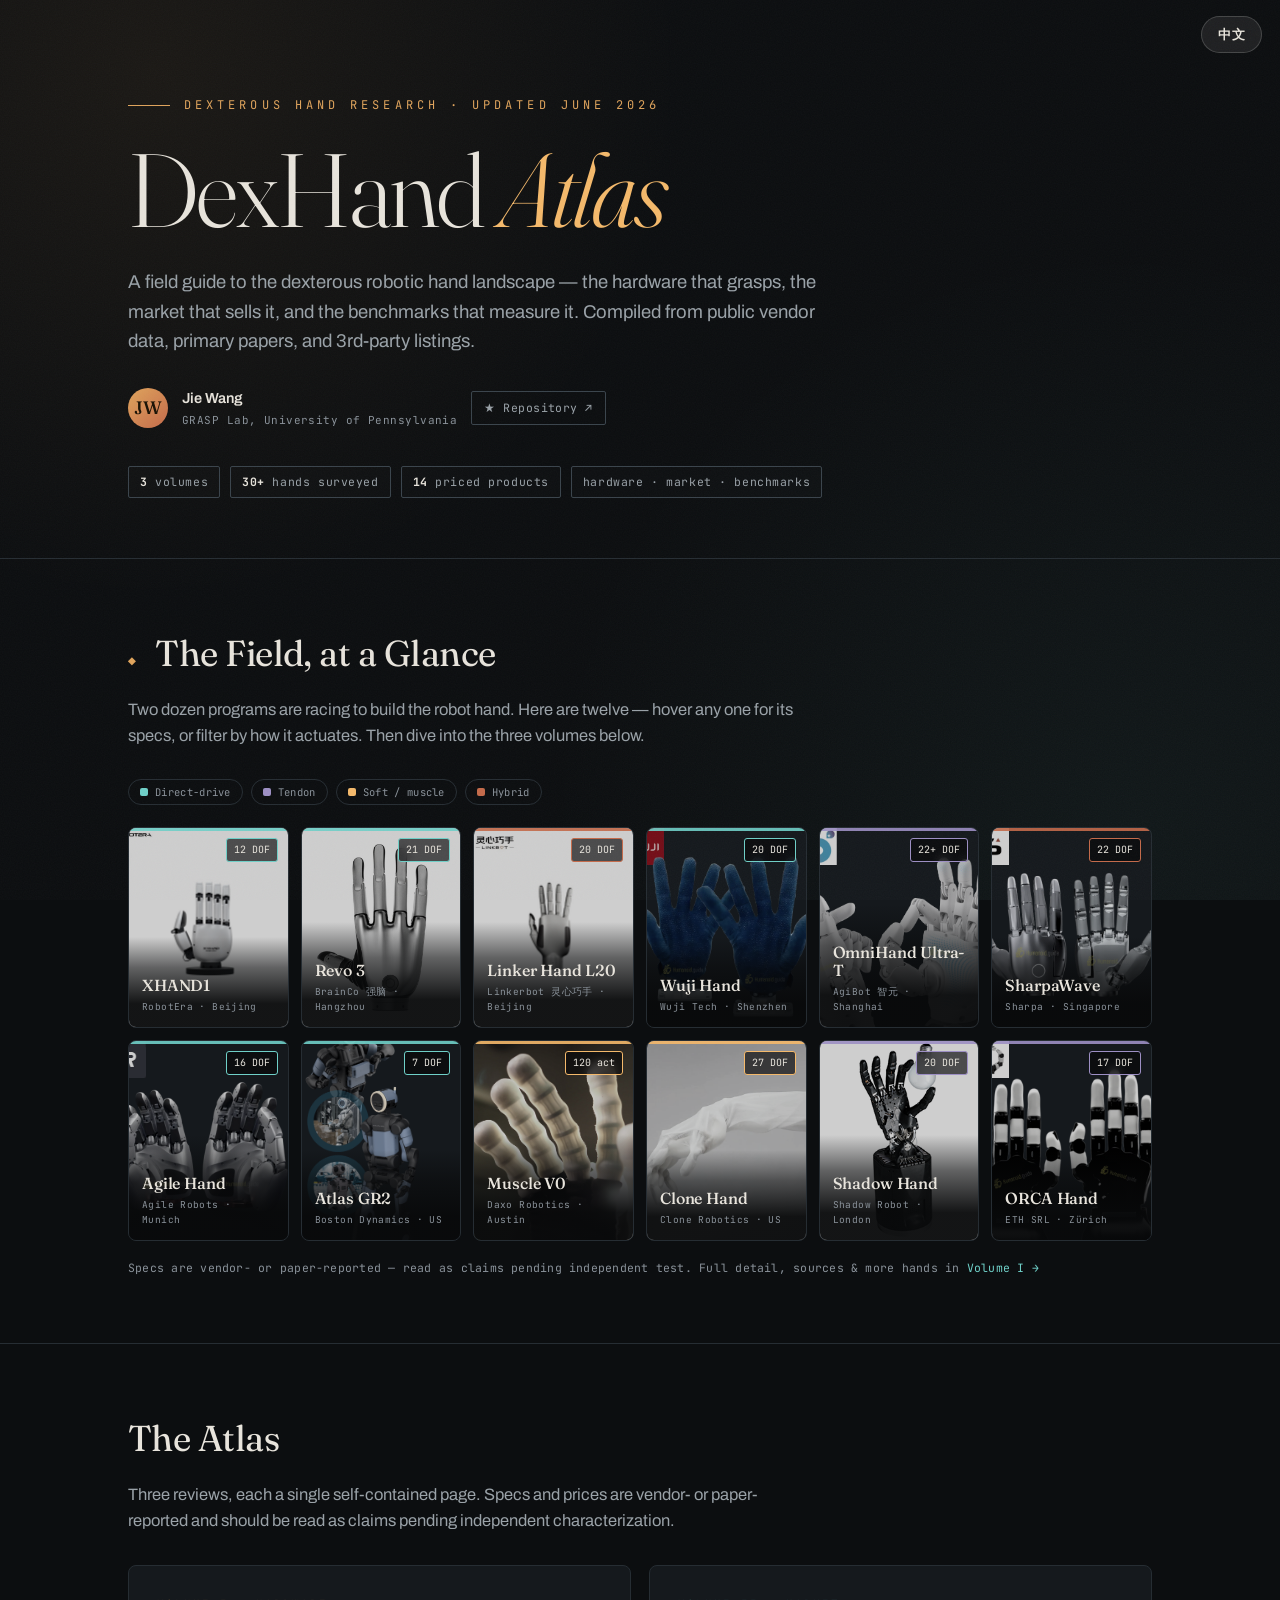
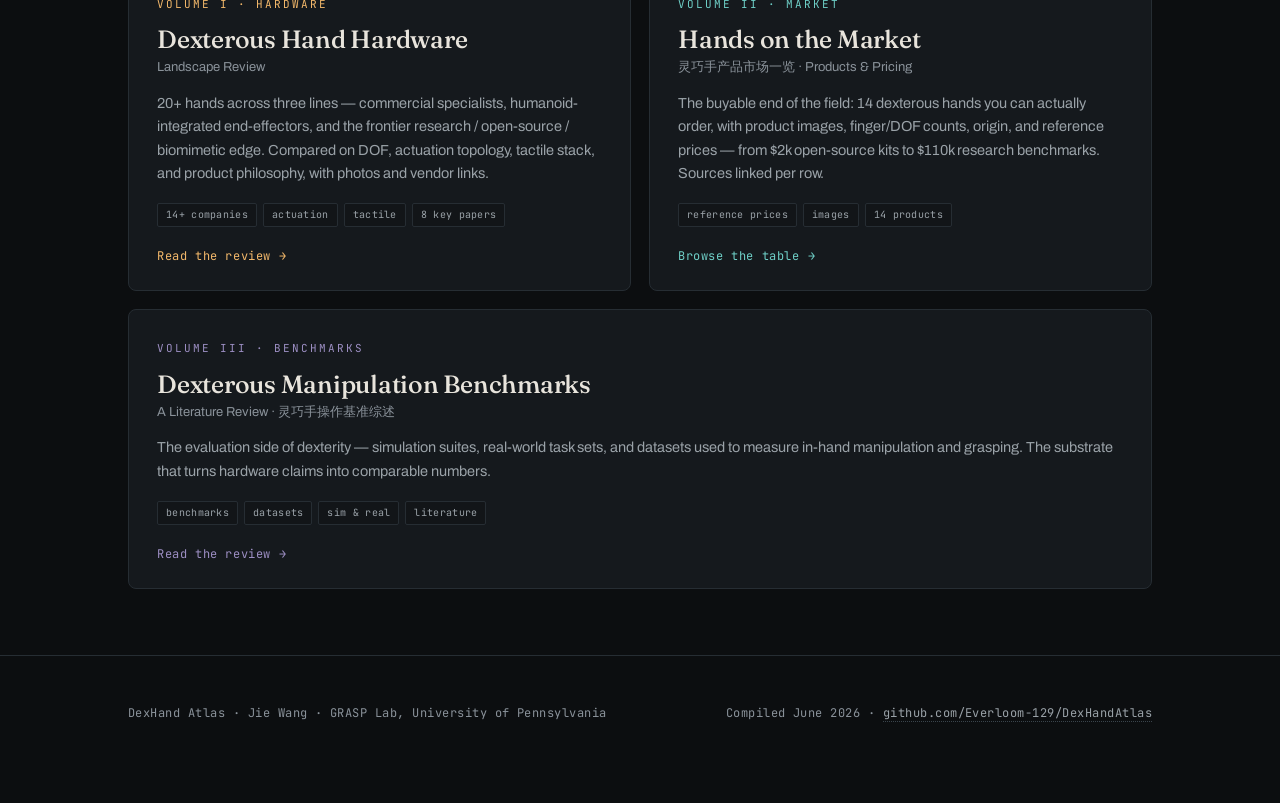
<file: index.html>
<!DOCTYPE html>
<html lang="en">
<head>
<meta charset="UTF-8">
<meta name="viewport" content="width=device-width, initial-scale=1.0">
<title>DexHand Atlas — Dexterous Hand Research</title>
<meta name="description" content="A research atlas of the dexterous robotic hand landscape: hardware, market & pricing, and manipulation benchmarks. Jie Wang, GRASP Lab, University of Pennsylvania.">
<meta name="author" content="Jie Wang">
<!-- Open Graph -->
<meta property="og:title" content="DexHand Atlas — Dexterous Hand Research">
<meta property="og:description" content="A research atlas of the dexterous robotic hand landscape: hardware, market, and benchmarks. GRASP Lab, University of Pennsylvania.">
<meta property="og:type" content="website">
<link rel="preconnect" href="https://fonts.googleapis.com">
<link rel="preconnect" href="https://fonts.gstatic.com" crossorigin>
<link href="https://fonts.googleapis.com/css2?family=Fraunces:ital,opsz,wght@0,9..144,300..900;1,9..144,400&family=JetBrains+Mono:wght@400;500;700&family=Archivo:wght@400;500;600;700&display=swap" rel="stylesheet">
<style>
  :root{
    --bg:#0c0e10; --bg-2:#121518; --panel:#15191d; --panel-2:#1b2025;
    --line:#262d33; --line-bright:#3a444c;
    --ink:#e8e4dc; --ink-dim:#9aa2a8; --ink-faint:#8a929a;
    --amber:#e0a45c; --amber-bright:#f4b96b; --cyan:#6fd0c8; --rust:#c46a4a;
    --green:#86b06a; --violet:#9d8fc4;
    --mono:'JetBrains Mono',ui-monospace,monospace;
    --sans:'Archivo',system-ui,sans-serif;
    --serif:'Fraunces',Georgia,serif;
  }
  *{box-sizing:border-box;margin:0;padding:0}
  html{scroll-behavior:smooth}
  body{
    background:var(--bg);color:var(--ink);font-family:var(--sans);line-height:1.6;font-size:16px;
    -webkit-font-smoothing:antialiased;
    background-image:
      radial-gradient(circle at 12% 8%, rgba(224,164,92,.07), transparent 38%),
      radial-gradient(circle at 88% 92%, rgba(111,208,200,.05), transparent 42%);
    background-attachment:fixed;
  }
  body::before{
    content:"";position:fixed;inset:0;pointer-events:none;z-index:9999;opacity:.035;
    background-image:url("data:image/svg+xml,%3Csvg xmlns='http://www.w3.org/2000/svg' width='120' height='120'%3E%3Cfilter id='n'%3E%3CfeTurbulence type='fractalNoise' baseFrequency='.85' numOctaves='3'/%3E%3C/filter%3E%3Crect width='100%25' height='100%25' filter='url(%23n)'/%3E%3C/svg%3E");
  }
  .wrap{max-width:1080px;margin:0 auto;padding:0 28px}
  a{color:inherit}

  /* hero */
  header.hero{padding:96px 0 60px;border-bottom:1px solid var(--line);position:relative;overflow:hidden}
  .kick{
    font-family:var(--mono);font-size:12px;letter-spacing:.34em;text-transform:uppercase;
    color:var(--amber);margin-bottom:26px;display:flex;gap:14px;align-items:center;
    opacity:0;animation:fade .7s ease .1s forwards;
  }
  .kick::before{content:"";width:42px;height:1px;background:var(--amber)}
  h1.title{
    font-family:var(--serif);font-weight:300;font-size:clamp(46px,9vw,104px);line-height:.95;
    letter-spacing:-.025em;opacity:0;animation:rise .9s cubic-bezier(.2,.7,.2,1) .2s forwards;
  }
  h1.title em{font-style:italic;color:var(--amber-bright)}
  .hero .sub{
    margin-top:28px;max-width:64ch;color:var(--ink-dim);font-size:18.5px;
    opacity:0;animation:rise .9s cubic-bezier(.2,.7,.2,1) .35s forwards;
  }
  .byline{
    margin-top:30px;display:flex;align-items:center;gap:14px;flex-wrap:wrap;
    opacity:0;animation:fade .8s ease .5s forwards;
  }
  .byline .avatar{
    width:40px;height:40px;border-radius:50%;background:linear-gradient(135deg,var(--amber),var(--rust));
    display:flex;align-items:center;justify-content:center;font-family:var(--serif);font-weight:500;
    color:#1a1205;font-size:18px;flex-shrink:0;
  }
  .byline .who{font-size:14.5px;color:var(--ink)}
  .byline .who b{font-weight:600}
  .byline .who span{display:block;font-family:var(--mono);font-size:11px;color:var(--ink-faint);letter-spacing:.04em;margin-top:2px}
  .byline a.gh{
    font-family:var(--mono);font-size:11.5px;letter-spacing:.04em;color:var(--ink-dim);
    border:1px solid var(--line-bright);border-radius:2px;padding:7px 12px;text-decoration:none;transition:all .2s;
  }
  .byline a.gh:hover{border-color:var(--cyan);color:var(--ink)}
  .meta{margin-top:36px;display:flex;flex-wrap:wrap;gap:10px;opacity:0;animation:fade .8s ease .6s forwards}
  .chip{
    font-family:var(--mono);font-size:11.5px;letter-spacing:.05em;border:1px solid var(--line-bright);
    border-radius:2px;padding:6px 11px;color:var(--ink-dim);background:rgba(255,255,255,.012);
  }
  .chip b{color:var(--ink)}

  /* section */
  section{padding:66px 0;border-bottom:1px solid var(--line)}
  .sec-head{display:flex;align-items:baseline;gap:18px;margin-bottom:14px}
  .sec-num{font-family:var(--mono);font-size:13px;color:var(--amber);letter-spacing:.1em}
  .sec-head h2{font-family:var(--serif);font-weight:400;font-size:clamp(24px,3.4vw,36px);letter-spacing:-.015em}
  .lead{font-size:16.5px;color:var(--ink-dim);max-width:74ch;margin-bottom:30px}

  /* cards */
  .cards{display:grid;grid-template-columns:repeat(2,1fr);gap:18px}
  .card{
    display:flex;flex-direction:column;background:var(--panel);border:1px solid var(--line);
    border-radius:8px;padding:30px 28px 24px;text-decoration:none;position:relative;overflow:hidden;
    transition:border-color .25s,background .25s,transform .25s;
  }
  .card::before{
    content:"";position:absolute;left:0;top:0;height:100%;width:3px;background:var(--accent,var(--amber));
    opacity:.0;transition:opacity .25s;
  }
  .card:hover{background:var(--panel-2);border-color:var(--line-bright);transform:translateY(-3px)}
  .card:hover::before{opacity:1}
  .card.amber{--accent:var(--amber-bright)}
  .card.cyan{--accent:var(--cyan)}
  .card.violet{--accent:var(--violet)}
  .card.green{--accent:var(--green)}
  .card .vol{font-family:var(--mono);font-size:11px;letter-spacing:.18em;text-transform:uppercase;color:var(--accent,var(--amber))}
  .card h3{font-family:var(--serif);font-weight:500;font-size:25px;line-height:1.12;margin:12px 0 0;color:var(--ink);letter-spacing:-.01em}
  .card .zh{font-family:var(--sans);font-size:13px;color:var(--ink-faint);margin-top:4px}
  .card p{font-size:14.5px;color:var(--ink-dim);margin-top:14px;flex:1}
  .card .tags{display:flex;flex-wrap:wrap;gap:6px;margin-top:18px}
  .card .t{font-family:var(--mono);font-size:10px;padding:3px 8px;border-radius:2px;letter-spacing:.03em;background:var(--bg-2);color:var(--ink-dim);border:1px solid var(--line)}
  .card .go{
    margin-top:20px;display:flex;align-items:center;gap:8px;font-family:var(--mono);font-size:12px;
    letter-spacing:.05em;color:var(--accent,var(--amber));
  }
  .card .go .arrow{transition:transform .25s}
  .card:hover .go .arrow{transform:translateX(5px)}
  .card .alt{margin-top:14px;font-family:var(--mono);font-size:11px;color:var(--ink-faint)}
  .card .alt a{color:var(--cyan);text-decoration:none;border-bottom:1px solid transparent}
  .card .alt a:hover{border-bottom-color:var(--cyan)}
  .span2{grid-column:1 / -1}
  .atlas-note{margin-top:20px;font-family:var(--mono);font-size:12px;color:var(--ink-faint);letter-spacing:.03em}
  .atlas-note a{color:var(--cyan);text-decoration:none;border-bottom:1px solid transparent;transition:border-color .2s}
  .atlas-note a:hover{border-bottom-color:var(--cyan)}

  /* hand wall */
  .wall-head{display:flex;justify-content:space-between;align-items:flex-end;gap:18px;flex-wrap:wrap}
  .legend{display:flex;flex-wrap:wrap;gap:8px}
  .legend button{
    font-family:var(--mono);font-size:10.5px;letter-spacing:.03em;color:var(--ink-faint);
    background:transparent;border:1px solid var(--line);border-radius:999px;padding:5px 11px;
    display:inline-flex;align-items:center;gap:7px;cursor:pointer;transition:border-color .2s,color .2s,background .2s;
  }
  .legend button:hover{color:var(--ink-dim);border-color:var(--line-bright)}
  .legend button i{width:8px;height:8px;border-radius:2px;background:var(--lc);flex-shrink:0}
  .legend button[aria-pressed="true"]{color:var(--ink);border-color:var(--lc);background:rgba(255,255,255,.04)}
  .wall{display:grid;grid-template-columns:repeat(auto-fill,minmax(158px,1fr));gap:12px;margin-top:22px}
  .hand{
    position:relative;aspect-ratio:4/5;border-radius:8px;overflow:hidden;display:block;
    border:1px solid var(--line);background:var(--panel);text-decoration:none;
    transition:border-color .25s,transform .25s,opacity .3s;
  }
  .hand img{
    position:absolute;inset:0;width:100%;height:100%;object-fit:cover;
    filter:grayscale(.45) brightness(.8) contrast(1.03);transition:filter .35s,transform .5s;
  }
  .hand::before{content:"";position:absolute;left:0;top:0;width:100%;height:3px;z-index:3;background:var(--ha);opacity:.9}
  .hand .dof{
    position:absolute;top:10px;right:10px;z-index:3;font-family:var(--mono);font-size:10px;
    padding:3px 7px;border-radius:3px;color:var(--ink);background:rgba(8,9,10,.66);
    border:1px solid var(--ha);backdrop-filter:blur(4px);-webkit-backdrop-filter:blur(4px);
  }
  .cap{
    position:absolute;left:0;right:0;bottom:0;z-index:2;padding:40px 13px 13px;
    background:linear-gradient(to top,rgba(8,9,10,.94) 26%,rgba(8,9,10,.55) 66%,transparent);
  }
  .cap .nm{font-family:var(--serif);font-weight:500;font-size:16px;color:var(--ink);line-height:1.12;display:block;letter-spacing:-.01em}
  .cap .og{font-family:var(--mono);font-size:9.5px;letter-spacing:.04em;color:var(--ink-faint);margin-top:4px;display:block}
  .specs{max-height:0;opacity:0;overflow:hidden;transition:max-height .4s cubic-bezier(.2,.7,.2,1),opacity .3s}
  .specs .act{display:block;font-family:var(--mono);font-size:9.5px;letter-spacing:.05em;text-transform:uppercase;color:var(--ha);margin-top:9px}
  .specs .nt{display:block;font-size:11.5px;color:var(--ink-dim);margin-top:5px;line-height:1.35}
  .hand:hover,.hand:focus-visible{transform:translateY(-4px);border-color:var(--ha);outline:none}
  .hand:hover img,.hand:focus-visible img{filter:grayscale(0) brightness(.92) contrast(1.02);transform:scale(1.06)}
  .hand:hover .specs,.hand:focus-visible .specs{max-height:140px;opacity:1}
  .wall.filtered .hand{opacity:.16}
  .wall.filtered .hand.match{opacity:1}
  .wall-foot{margin-top:18px;font-family:var(--mono);font-size:11.5px;color:var(--ink-faint);letter-spacing:.02em}
  .wall-foot a{color:var(--cyan);text-decoration:none;border-bottom:1px solid transparent;transition:border-color .2s}
  .wall-foot a:hover{border-bottom-color:var(--cyan)}

  /* about */
  .note{border-left:2px solid var(--amber);background:rgba(224,164,92,.05);padding:20px 24px;font-size:14.5px;color:var(--ink-dim);border-radius:0 6px 6px 0}
  .note b{color:var(--ink)}
  .note + .note{margin-top:14px}
  .note.cyan{border-left-color:var(--cyan);background:rgba(111,208,200,.05)}

  footer{padding:48px 0 80px;color:var(--ink-faint);font-family:var(--mono);font-size:12px;letter-spacing:.04em}
  footer .wrap{display:flex;justify-content:space-between;flex-wrap:wrap;gap:12px;align-items:center}
  footer a{color:var(--ink-dim);text-decoration:none;border-bottom:1px dotted var(--line-bright)}
  footer a:hover{color:var(--cyan)}

  @keyframes rise{from{opacity:0;transform:translateY(22px)}to{opacity:1;transform:none}}
  @keyframes fade{from{opacity:0}to{opacity:1}}
  .reveal{opacity:0;transform:translateY(24px);transition:opacity .7s ease,transform .7s cubic-bezier(.2,.7,.2,1)}
  .reveal.in{opacity:1;transform:none}

  @media(max-width:760px){
    .wrap{padding:0 20px}
    .cards{grid-template-columns:1fr}
    .wall{grid-template-columns:repeat(auto-fill,minmax(132px,1fr));gap:9px}
    .cap .nm{font-size:14px}
    header.hero{padding:64px 0 44px}
    section{padding:48px 0}
    .langswitch{top:12px;right:12px}
  }
  .langswitch{position:fixed;top:16px;right:18px;z-index:1000;font:600 13px/1 -apple-system,system-ui,"Noto Sans CJK SC","Microsoft YaHei",sans-serif;letter-spacing:.02em;padding:11px 16px;border-radius:999px;text-decoration:none;color:inherit;background:rgba(128,128,128,.16);border:1px solid rgba(128,128,128,.4);backdrop-filter:blur(10px);-webkit-backdrop-filter:blur(10px);transition:background .2s,border-color .2s,transform .2s}
  .langswitch:hover{background:rgba(128,128,128,.3);transform:translateY(-1px)}
  a:focus-visible,button:focus-visible,.langswitch:focus-visible{outline:2px solid currentColor;outline-offset:3px;border-radius:3px}
  @media (prefers-reduced-motion: reduce){
    *,*::before,*::after{animation-duration:.001ms!important;animation-iteration-count:1!important;transition-duration:.001ms!important;scroll-behavior:auto!important}
    .reveal{opacity:1!important;transform:none!important}
    .langswitch:hover{transform:none}
  }
</style>
<noscript><style>.reveal{opacity:1!important;transform:none!important}</style></noscript>
</head>
<body>
<a class="langswitch" href="index.zh.html" hreflang="zh-Hans" lang="zh-CN" aria-label="切换到中文">中文</a>

<header class="hero">
  <div class="wrap">
    <div class="kick">Dexterous Hand Research · Updated June 2026</div>
    <h1 class="title">DexHand <em>Atlas</em></h1>
    <p class="sub">A field guide to the dexterous robotic hand landscape — the hardware that grasps, the market that sells it, and the benchmarks that measure it. Compiled from public vendor data, primary papers, and 3rd-party listings.</p>
    <div class="byline">
      <div class="avatar">JW</div>
      <div class="who"><b>Jie&nbsp;Wang</b><span>GRASP Lab, University of Pennsylvania</span></div>
      <a class="gh" href="https://github.com/Everloom-129/DexHandAtlas" target="_blank" rel="noopener">★ Repository ↗</a>
    </div>
    <div class="meta">
      <span class="chip"><b>3</b> volumes</span>
      <span class="chip"><b>30+</b> hands surveyed</span>
      <span class="chip"><b>14</b> priced products</span>
      <span class="chip">hardware · market · benchmarks</span>
    </div>
  </div>
</header>

<!-- THE HAND WALL -->
<section>
  <div class="wrap reveal">
    <div class="sec-head"><span class="sec-num">◆</span><h2>The Field, at a Glance</h2></div>
    <p class="lead">Two dozen programs are racing to build the robot hand. Here are twelve — hover any one for its specs, or filter by how it actuates. Then dive into the three volumes below.</p>
    <div class="wall-head">
      <div class="legend">
        <button data-filter="direct" aria-pressed="false" style="--lc:var(--cyan)"><i></i>Direct-drive</button>
        <button data-filter="tendon" aria-pressed="false" style="--lc:var(--violet)"><i></i>Tendon</button>
        <button data-filter="soft" aria-pressed="false" style="--lc:var(--amber-bright)"><i></i>Soft / muscle</button>
        <button data-filter="mixed" aria-pressed="false" style="--lc:var(--rust)"><i></i>Hybrid</button>
      </div>
    </div>

    <div class="wall">
      <a class="hand" data-act="direct" style="--ha:var(--cyan)" href="dexhand_hardware_review.html" aria-label="XHAND1 by RobotEra, 12 DOF, full-gear direct drive">
        <img src="images/xhand1.jpg" alt="XHAND1 dexterous hand by RobotEra" loading="lazy">
        <span class="dof">12 DOF</span>
        <div class="cap"><span class="nm">XHAND1</span><span class="og">RobotEra · Beijing</span>
          <div class="specs"><span class="act">Full-gear QDD</span><span class="nt">~80 N grip · ERA-42 VLA · Vision Pro teleop</span></div></div>
      </a>

      <a class="hand" data-act="direct" style="--ha:var(--cyan)" href="dexhand_hardware_review.html" aria-label="Revo 3 by BrainCo, 21 DOF, direct backdrivable drive">
        <img src="images/brainco-revo2.jpg" alt="Revo dexterous hand by BrainCo" loading="lazy">
        <span class="dof">21 DOF</span>
        <div class="cap"><span class="nm">Revo 3</span><span class="og">BrainCo 强脑 · Hangzhou</span>
          <div class="specs"><span class="act">Direct, backdrivable</span><span class="nt">70 N · full-palm visuo-tactile · BCI heritage</span></div></div>
      </a>

      <a class="hand" data-act="mixed" style="--ha:var(--rust)" href="dexhand_hardware_review.html" aria-label="Linker Hand L20 by Linkerbot, 20 DOF, hybrid actuation">
        <img src="images/linker-l20.jpg" alt="Linker Hand L20 by Linkerbot" loading="lazy">
        <span class="dof">20 DOF</span>
        <div class="cap"><span class="nm">Linker Hand L20</span><span class="og">Linkerbot 灵心巧手 · Beijing</span>
          <div class="specs"><span class="act">All three routes</span><span class="nt">&gt;80% China share · 10k+ units in 2025</span></div></div>
      </a>

      <a class="hand" data-act="direct" style="--ha:var(--cyan)" href="dexhand_hardware_review.html" aria-label="Wuji Hand by Wuji Tech, 20 DOF, direct micro-actuators">
        <img src="images/wuji.webp" alt="Wuji dexterous hand by Wuji Tech" loading="lazy">
        <span class="dof">20 DOF</span>
        <div class="cap"><span class="nm">Wuji Hand</span><span class="og">Wuji Tech · Shenzhen</span>
          <div class="specs"><span class="act">Direct micro-actuators</span><span class="nt">~15 N tip · ~1 kHz · 300k+ cycles</span></div></div>
      </a>

      <a class="hand" data-act="tendon" style="--ha:var(--violet)" href="dexhand_hardware_review.html" aria-label="OmniHand by AgiBot, 22 plus 3 DOF, tendon driven">
        <img src="images/omnihand.webp" alt="OmniHand by AgiBot" loading="lazy">
        <span class="dof">22+ DOF</span>
        <div class="cap"><span class="nm">OmniHand Ultra-T</span><span class="og">AgiBot 智元 · Shanghai</span>
          <div class="specs"><span class="act">Tendon</span><span class="nt">400+ taxels · modular · open SDK</span></div></div>
      </a>

      <a class="hand" data-act="mixed" style="--ha:var(--rust)" href="dexhand_hardware_review.html" aria-label="SharpaWave by Sharpa, 22 DOF, hybrid in-finger actuation">
        <img src="images/sharpa.webp" alt="SharpaWave dexterous hand by Sharpa" loading="lazy">
        <span class="dof">22 DOF</span>
        <div class="cap"><span class="nm">SharpaWave</span><span class="og">Sharpa · Singapore</span>
          <div class="specs"><span class="act">In-finger hybrid</span><span class="nt">&gt;1,000 px/fingertip · on NVIDIA Isaac GR00T</span></div></div>
      </a>

      <a class="hand" data-act="direct" style="--ha:var(--cyan)" href="dexhand_hardware_review.html" aria-label="Agile Hand by Agile Robots, 16 DOF, in-finger modular direct drive">
        <img src="images/agile.webp" alt="Agile Hand by Agile Robots" loading="lazy">
        <span class="dof">16 DOF</span>
        <div class="cap"><span class="nm">Agile Hand</span><span class="og">Agile Robots · Munich</span>
          <div class="specs"><span class="act">In-finger modular</span><span class="nt">Active compliant control · on Agile ONE</span></div></div>
      </a>

      <a class="hand" data-act="direct" style="--ha:var(--cyan)" href="dexhand_hardware_review.html" aria-label="Atlas GR2 gripper by Boston Dynamics, 7 DOF, electric three-finger">
        <img src="images/atlas.png" alt="Atlas GR2 gripper by Boston Dynamics" loading="lazy">
        <span class="dof">7 DOF</span>
        <div class="cap"><span class="nm">Atlas GR2</span><span class="og">Boston Dynamics · US</span>
          <div class="specs"><span class="act">Electric · 3 fingers</span><span class="nt">Backward-bending fingers · Hyundai pilots</span></div></div>
      </a>

      <a class="hand" data-act="soft tendon" style="--ha:var(--amber-bright)" href="dexhand_hardware_review.html" aria-label="Muscle V0 by Daxo, 108 to 120 actuators, soft redundant tendon">
        <img src="images/daxo.jpg" alt="Muscle V0 hand by Daxo Robotics" loading="lazy">
        <span class="dof">120 act</span>
        <div class="cap"><span class="nm">Muscle V0</span><span class="og">Daxo Robotics · Austin</span>
          <div class="specs"><span class="act">Soft redundant tendon</span><span class="nt">Tolerates ~20% motor failure · ~$1,200 build</span></div></div>
      </a>

      <a class="hand" data-act="soft" style="--ha:var(--amber-bright)" href="dexhand_hardware_review.html" aria-label="Clone hand by Clone Robotics, 27 DOF, artificial muscle">
        <img src="images/clone.jpg" alt="Anthropomorphic hand by Clone Robotics" loading="lazy">
        <span class="dof">27 DOF</span>
        <div class="cap"><span class="nm">Clone Hand</span><span class="og">Clone Robotics · US</span>
          <div class="specs"><span class="act">Artificial muscle</span><span class="nt">Neural Joint V2 · trained on human-hand video</span></div></div>
      </a>

      <a class="hand" data-act="tendon" style="--ha:var(--violet)" href="dexhand_hardware_review.html" aria-label="Shadow Dexterous Hand by Shadow Robot, 20 DOF, tendon driven">
        <img src="images/shadow.png" alt="Shadow Dexterous Hand" loading="lazy">
        <span class="dof">20 DOF</span>
        <div class="cap"><span class="nm">Shadow Hand</span><span class="og">Shadow Robot · London</span>
          <div class="specs"><span class="act">Tendon-driven</span><span class="nt">24 joints · the gold standard since 2005</span></div></div>
      </a>

      <a class="hand" data-act="tendon" style="--ha:var(--violet)" href="dexhand_hardware_review.html" aria-label="ORCA Hand by ETH SRL, 17 DOF, tendon driven open source">
        <img src="images/orca.webp" alt="ORCA Hand by ETH SRL" loading="lazy">
        <span class="dof">17 DOF</span>
        <div class="cap"><span class="nm">ORCA Hand</span><span class="og">ETH SRL · Zürich</span>
          <div class="specs"><span class="act">Tendon · open-source</span><span class="nt">&lt;2,000 CHF · assembled in &lt;8 hours</span></div></div>
      </a>

    </div>

    <p class="wall-foot">Specs are vendor- or paper-reported — read as claims pending independent test. Full detail, sources &amp; more hands in <a href="dexhand_hardware_review.html">Volume I →</a></p>
  </div>
</section>

<!-- THE ATLAS -->
<section>
  <div class="wrap reveal">
    <div class="sec-head"><h2>The Atlas</h2></div>
    <p class="lead">Three reviews, each a single self-contained page. Specs and prices are vendor- or paper-reported and should be read as claims pending independent characterization.</p>

    <div class="cards">

      <a class="card amber" href="dexhand_hardware_review.html">
        <span class="vol">Volume I · Hardware</span>
        <h3>Dexterous Hand Hardware</h3>
        <div class="zh">Landscape Review</div>
        <p>20+ hands across three lines — commercial specialists, humanoid-integrated end-effectors, and the frontier research / open-source / biomimetic edge. Compared on DOF, actuation topology, tactile stack, and product philosophy, with photos and vendor links.</p>
        <div class="tags"><span class="t">14+ companies</span><span class="t">actuation</span><span class="t">tactile</span><span class="t">8 key papers</span></div>
        <div class="go"><span>Read the review</span><span class="arrow">→</span></div>
      </a>

      <a class="card cyan" href="dex_hand_products.html">
        <span class="vol">Volume II · Market</span>
        <h3>Hands on the Market</h3>
        <div class="zh">灵巧手产品市场一览 · Products &amp; Pricing</div>
        <p>The buyable end of the field: 14 dexterous hands you can actually order, with product images, finger/DOF counts, origin, and reference prices — from $2k open-source kits to $110k research benchmarks. Sources linked per row.</p>
        <div class="tags"><span class="t">reference prices</span><span class="t">images</span><span class="t">14 products</span></div>
        <div class="go"><span>Browse the table</span><span class="arrow">→</span></div>
      </a>

      <a class="card violet span2" href="dexhand_benchmarks.html">
        <span class="vol">Volume III · Benchmarks</span>
        <h3>Dexterous Manipulation Benchmarks</h3>
        <div class="zh">A Literature Review · 灵巧手操作基准综述</div>
        <p>The evaluation side of dexterity — simulation suites, real-world task sets, and datasets used to measure in-hand manipulation and grasping. The substrate that turns hardware claims into comparable numbers.</p>
        <div class="tags"><span class="t">benchmarks</span><span class="t">datasets</span><span class="t">sim &amp; real</span><span class="t">literature</span></div>
        <div class="go"><span>Read the review</span><span class="arrow">→</span></div>
      </a>

    </div>
  </div>
</section>

<footer>
  <div class="wrap">
    <span>DexHand Atlas · Jie Wang · GRASP Lab, University of Pennsylvania</span>
    <span>Compiled June 2026 · <a href="https://github.com/Everloom-129/DexHandAtlas" target="_blank" rel="noopener">github.com/Everloom-129/DexHandAtlas</a></span>
  </div>
</footer>

<script>
  const io=new IntersectionObserver(es=>es.forEach(e=>{if(e.isIntersecting){e.target.classList.add('in');io.unobserve(e.target);}}),{threshold:.06});
  document.querySelectorAll('.reveal').forEach(el=>io.observe(el));

  // hand-wall actuation filter
  const wall=document.querySelector('.wall');
  document.querySelectorAll('.legend button').forEach(btn=>{
    btn.addEventListener('click',()=>{
      const on=btn.getAttribute('aria-pressed')==='true';
      document.querySelectorAll('.legend button').forEach(b=>b.setAttribute('aria-pressed','false'));
      if(on){wall.classList.remove('filtered');wall.querySelectorAll('.hand').forEach(h=>h.classList.remove('match'));return;}
      btn.setAttribute('aria-pressed','true');
      wall.classList.add('filtered');
      wall.querySelectorAll('.hand').forEach(h=>h.classList.toggle('match',h.dataset.act.split(' ').includes(btn.dataset.filter)));
    });
  });
</script>
</body>
</html>
</file>
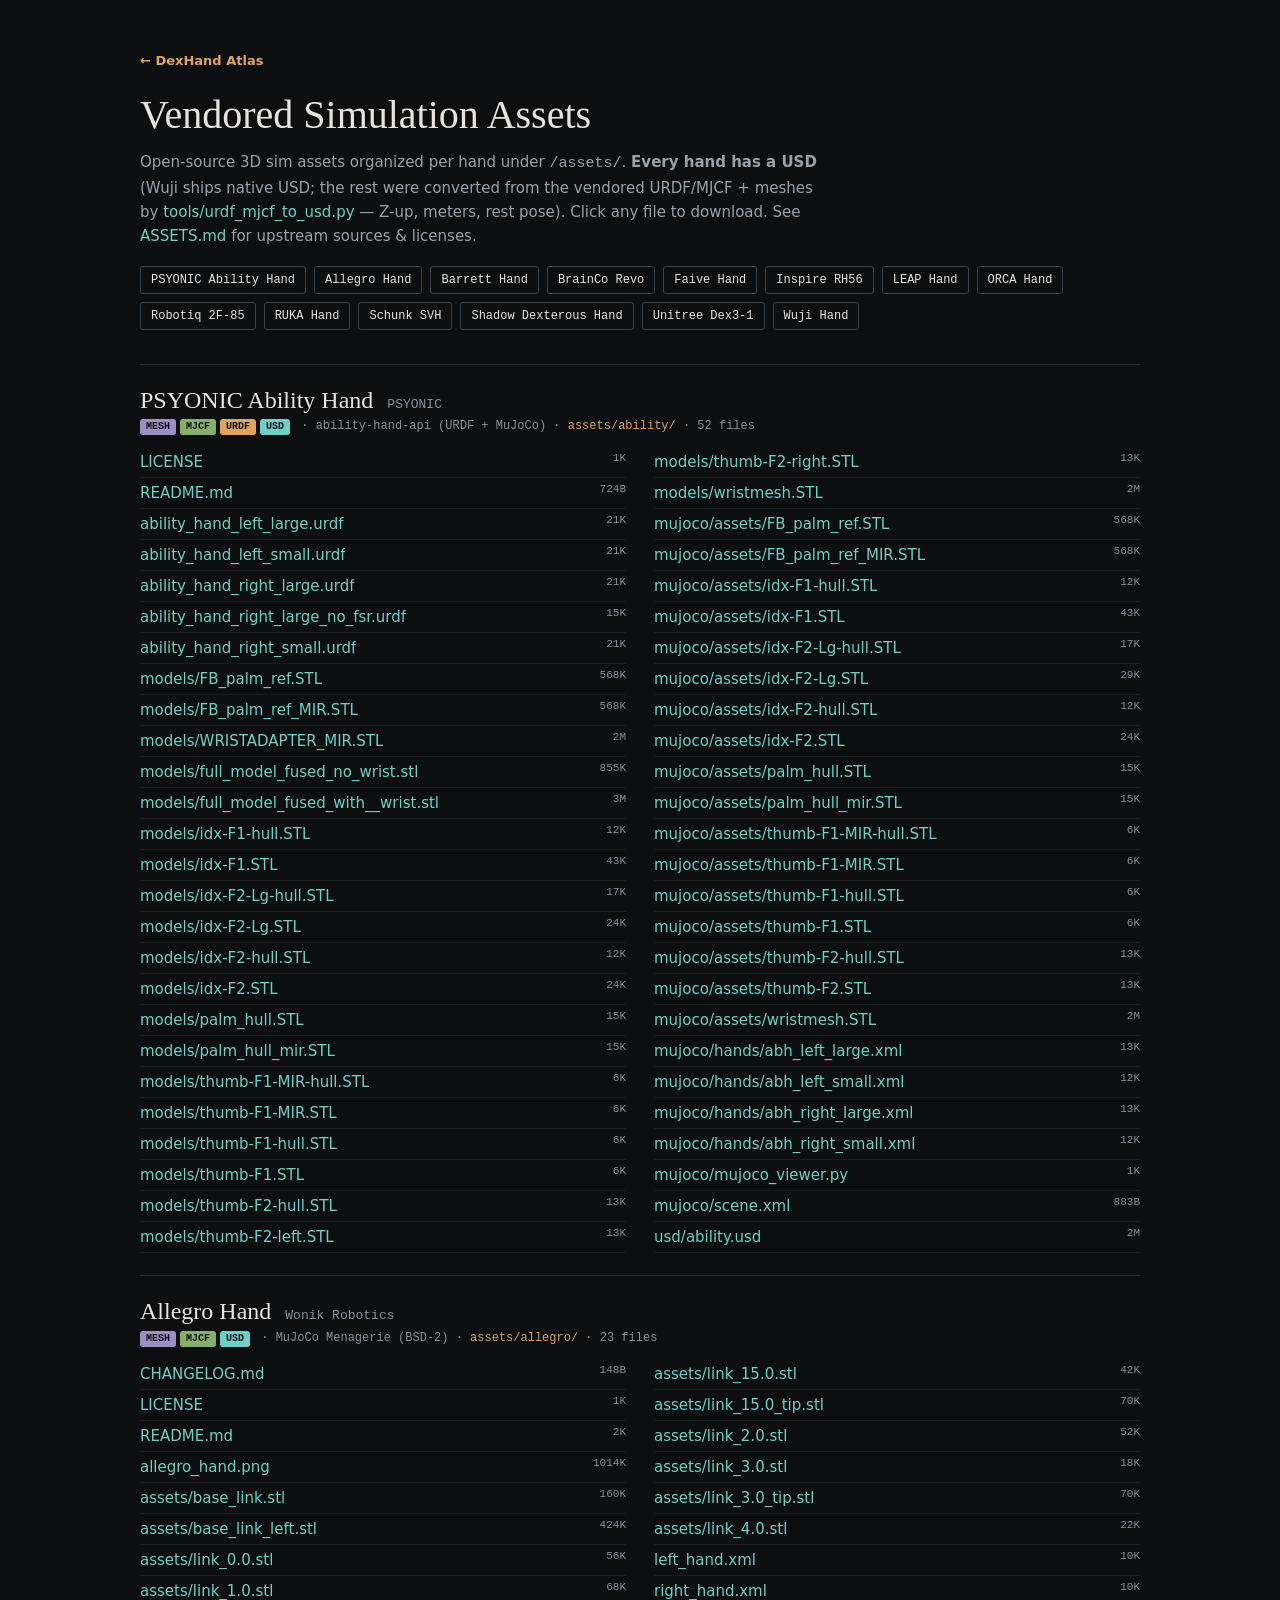
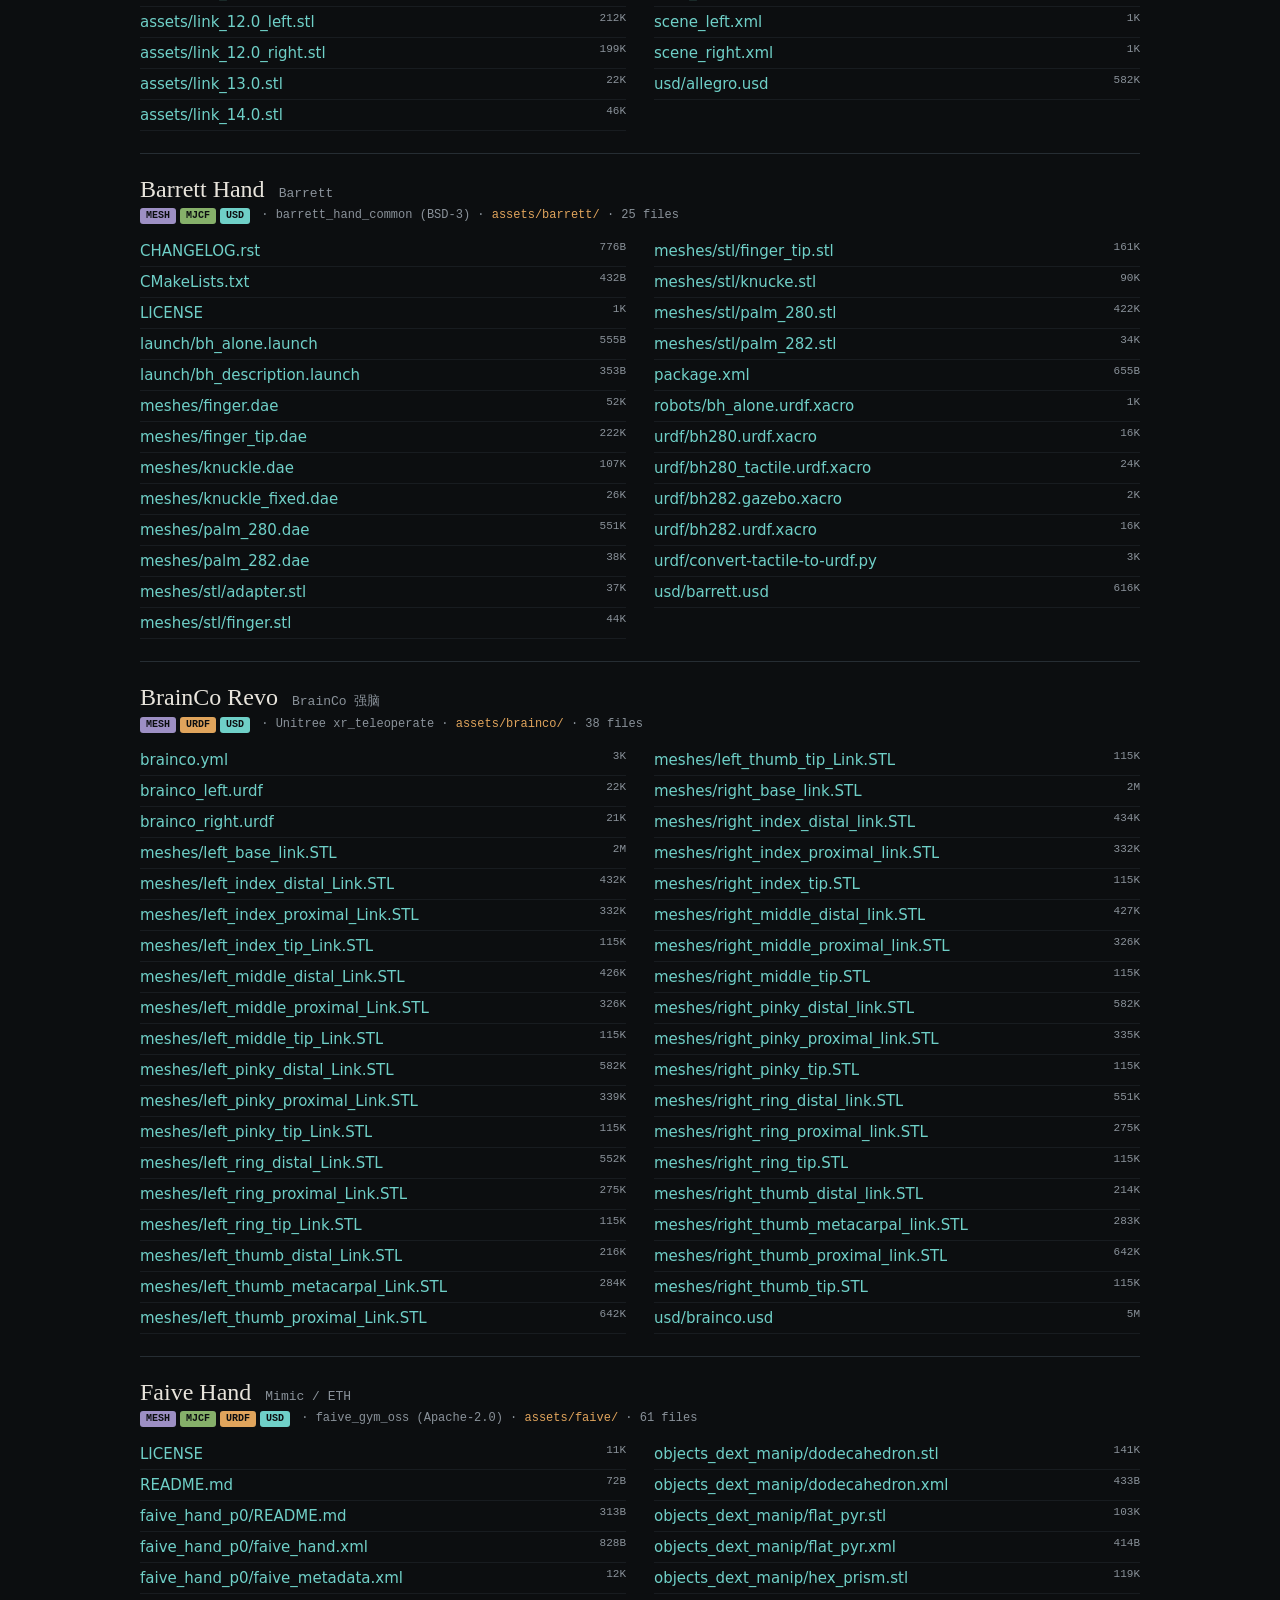
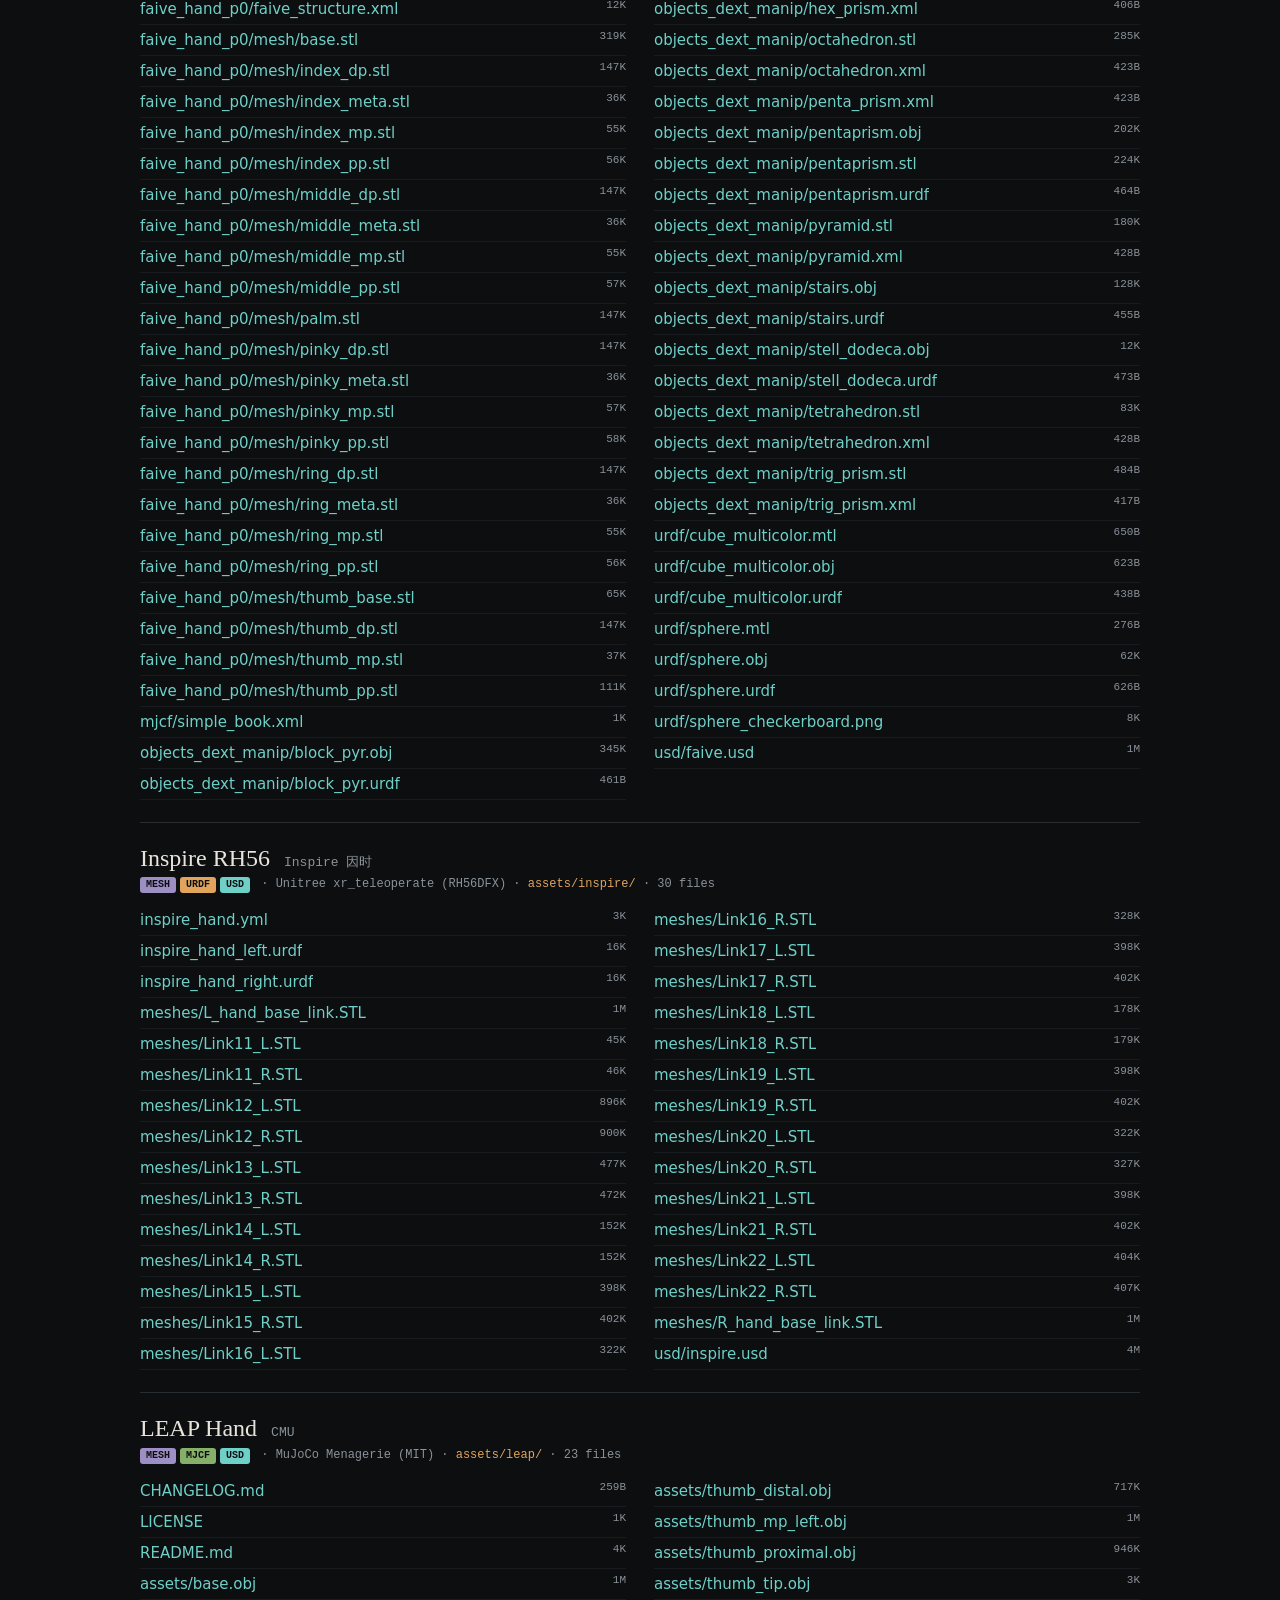
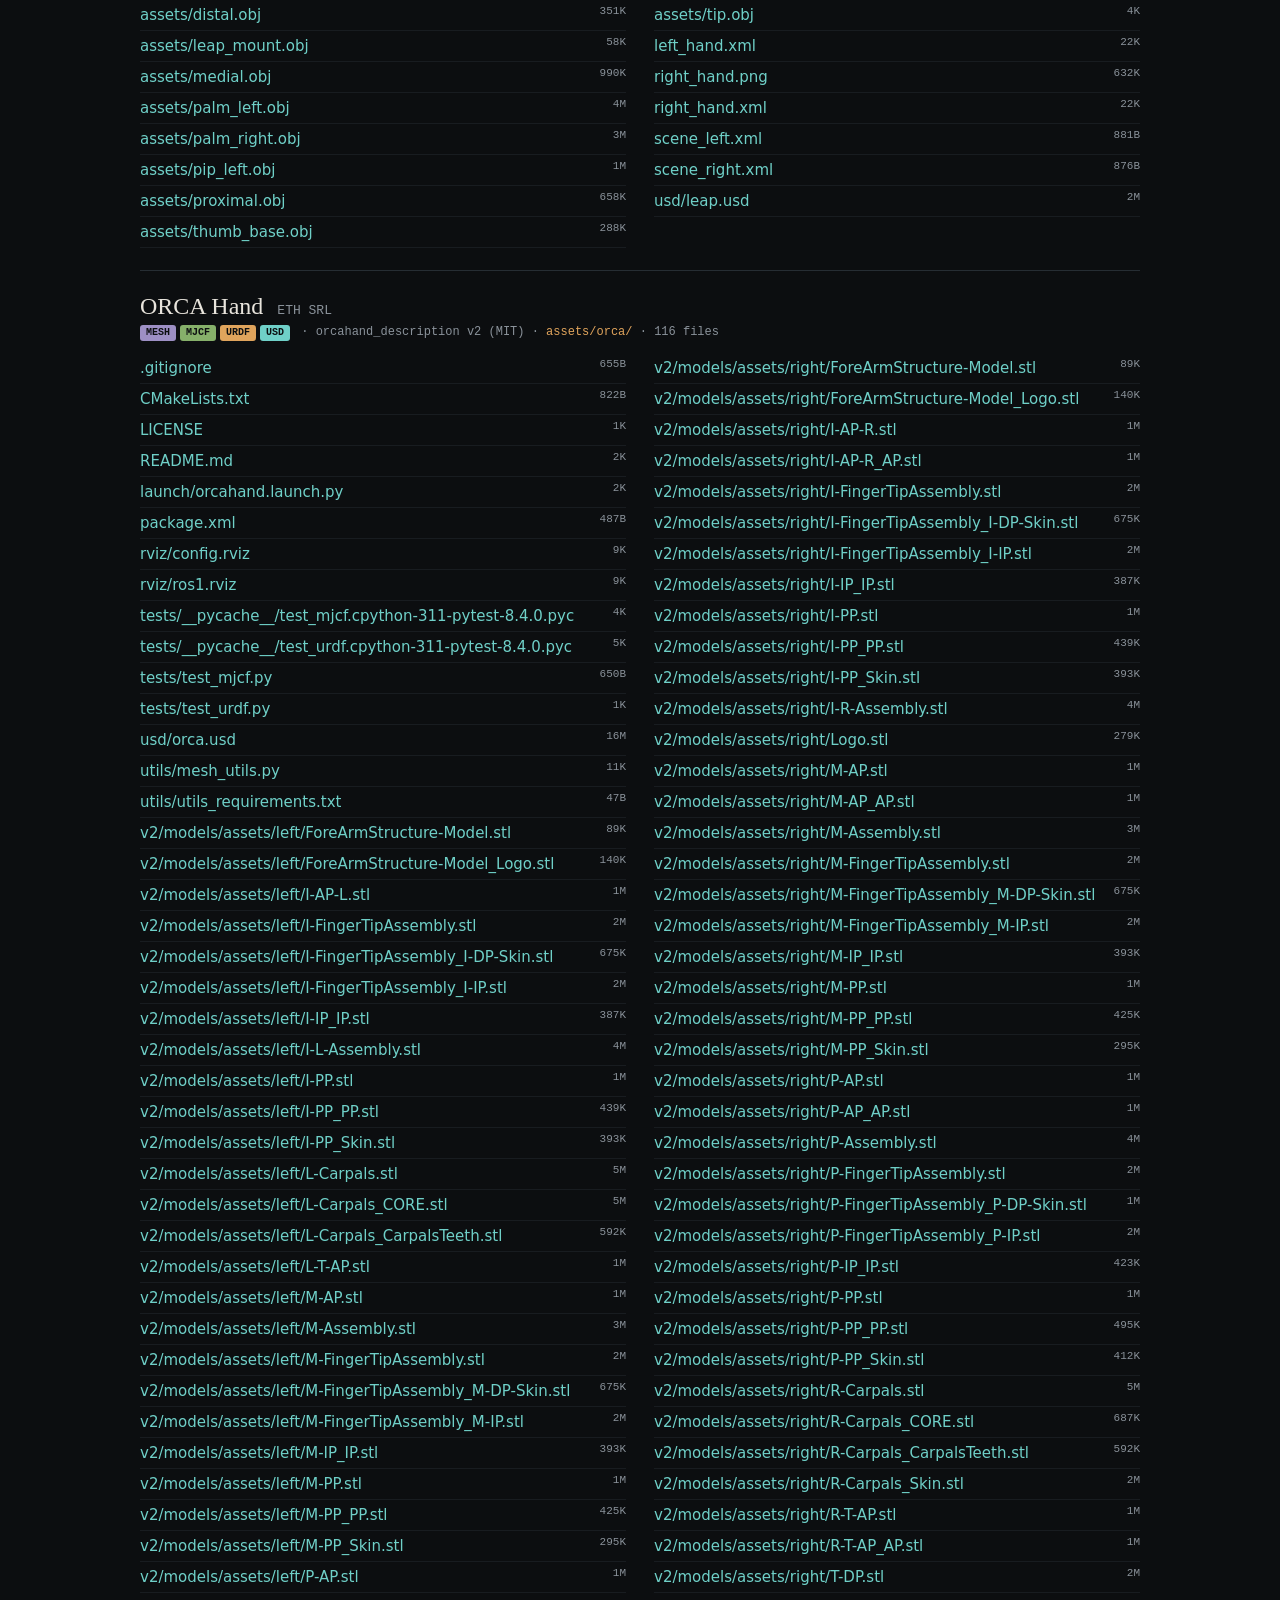
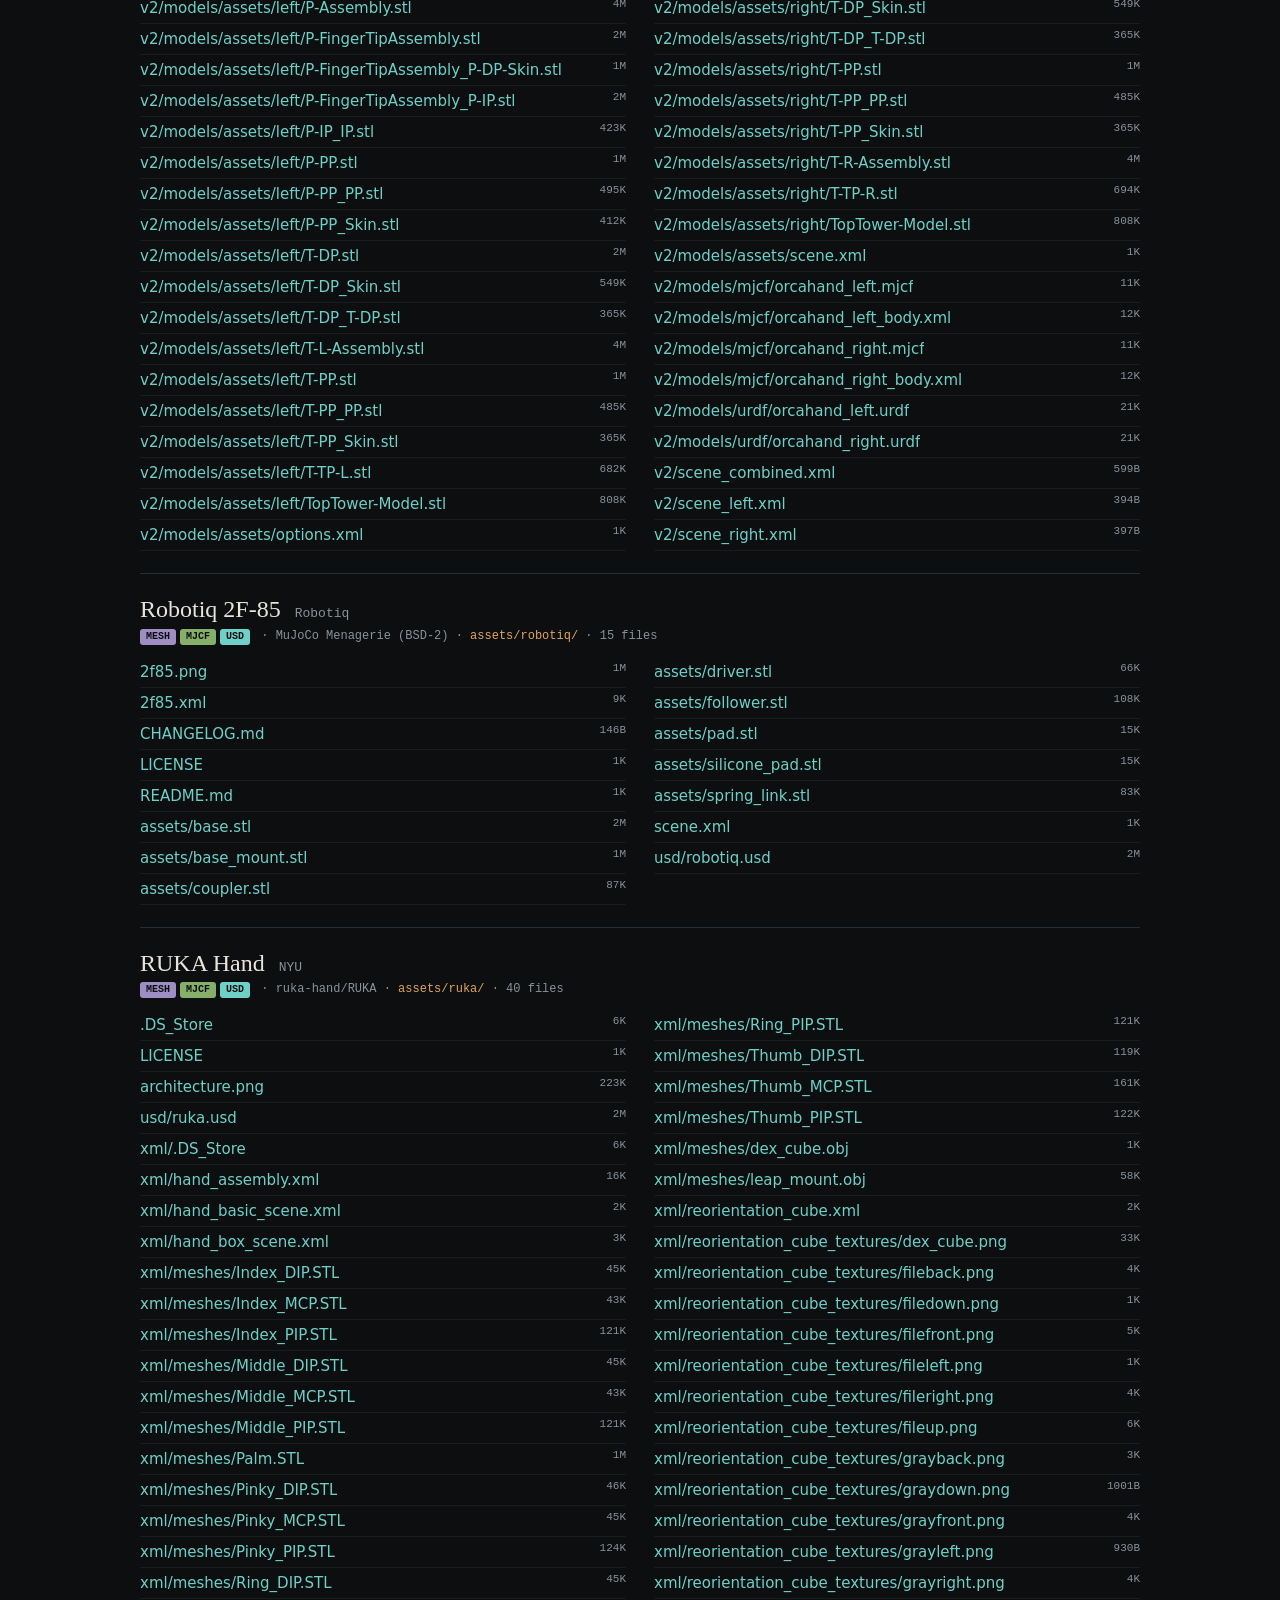
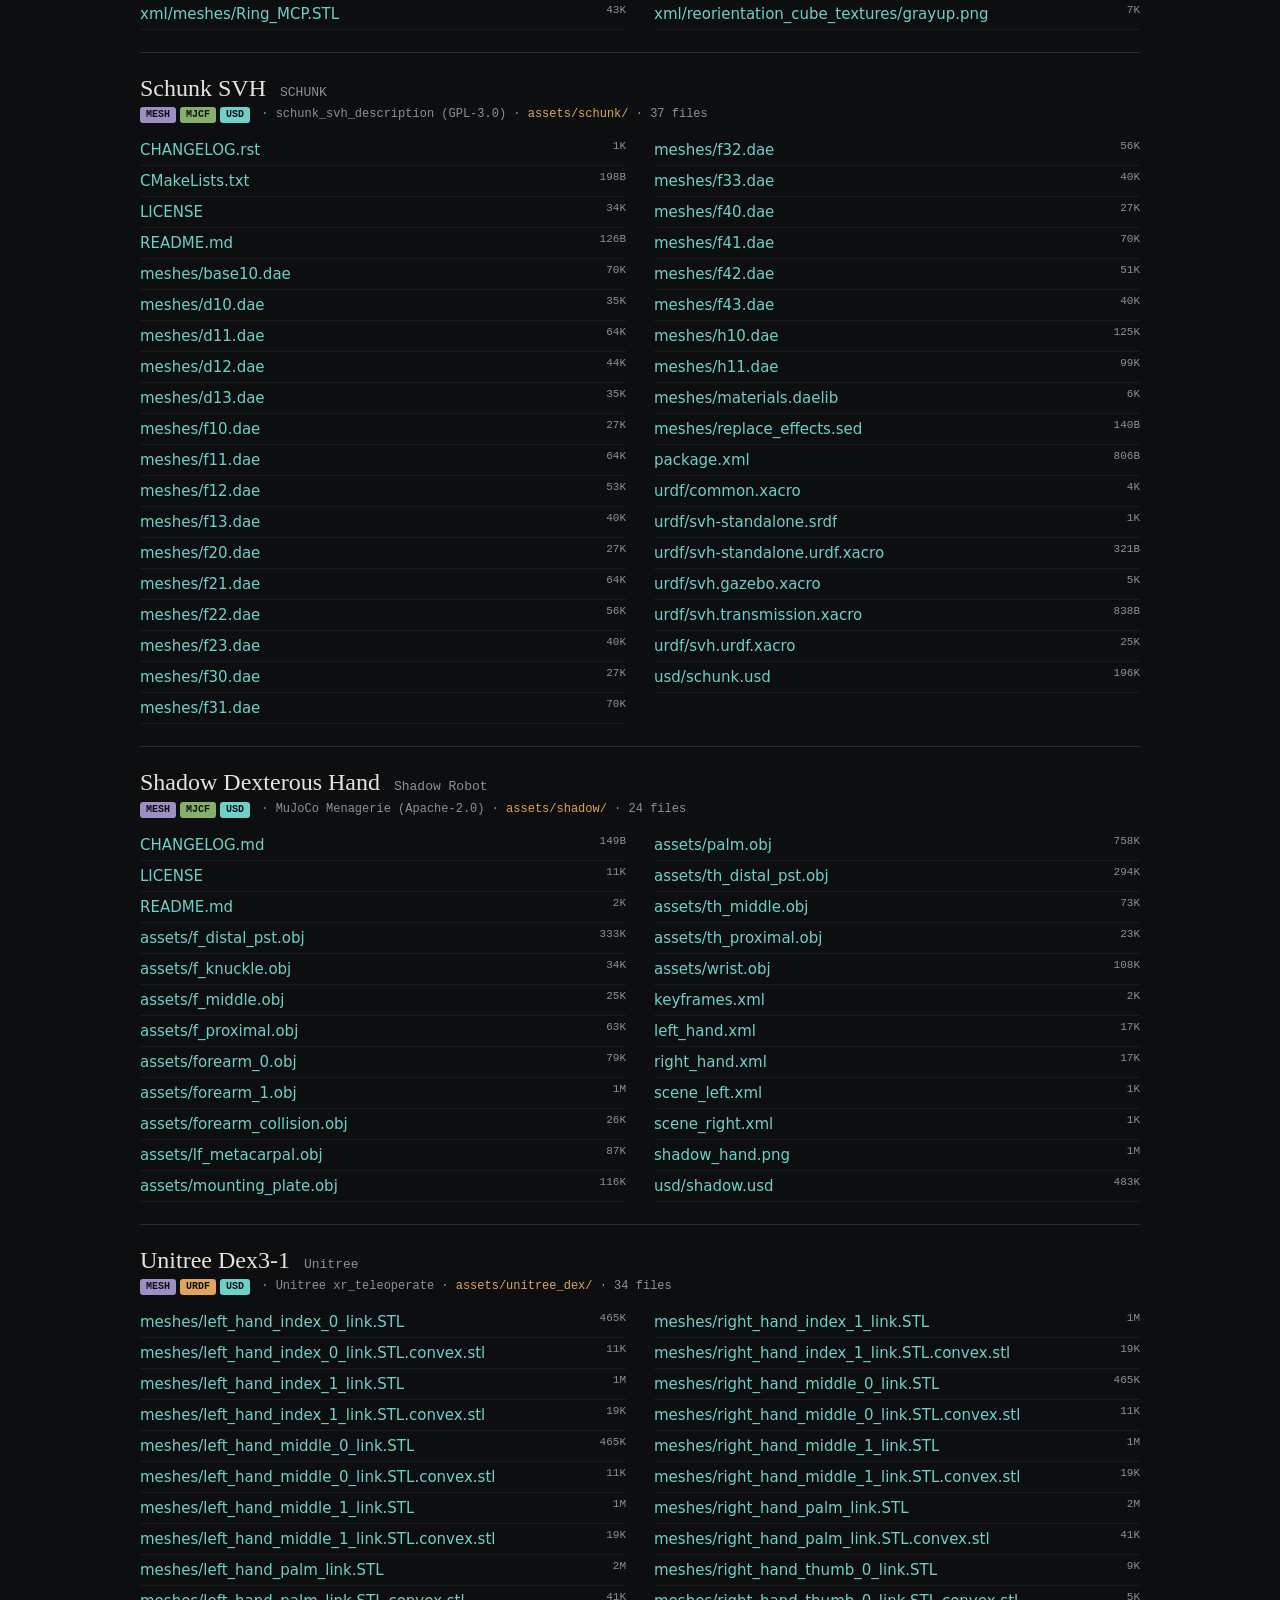
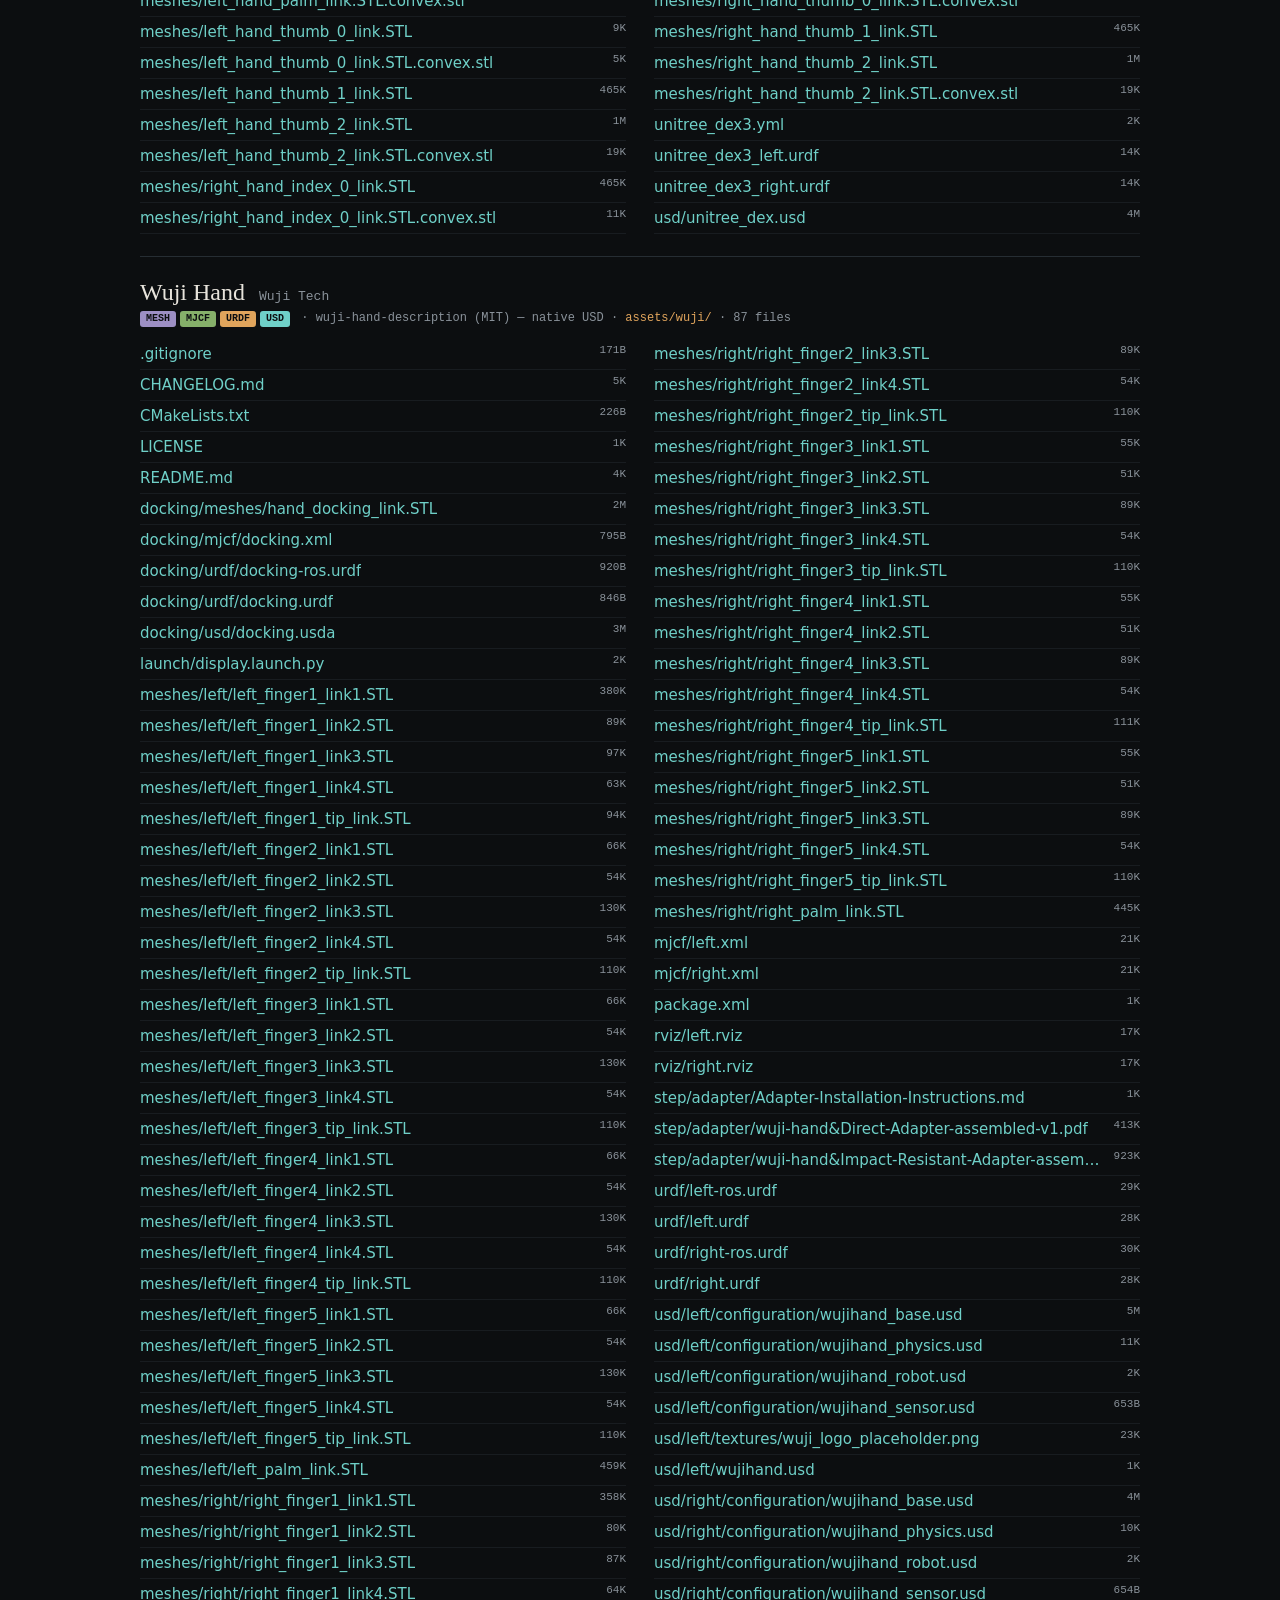
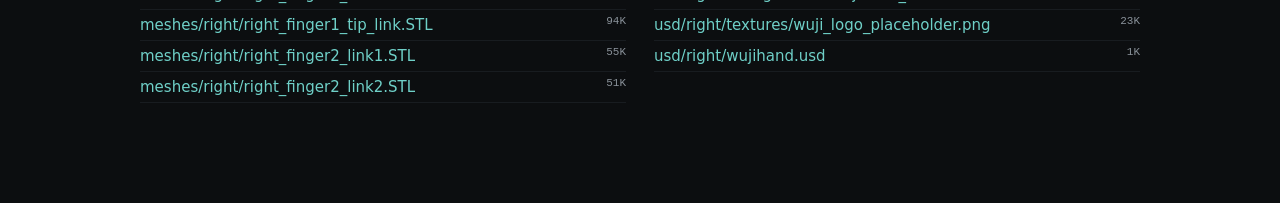
<file: assets/index.html>
<!DOCTYPE html><html lang="en"><head><meta charset="UTF-8">
<meta name="viewport" content="width=device-width, initial-scale=1.0">
<title>DexHand Atlas — Vendored Simulation Assets</title>
<style>
body{margin:0;background:#0c0e10;color:#e8e4dc;font:15px/1.6 'Archivo',system-ui,sans-serif}
.wrap{max-width:1000px;margin:0 auto;padding:48px 24px 80px}
h1{font:300 40px/1 'Fraunces',Georgia,serif;margin:0 0 8px}
.lead{color:#9aa2a8;max-width:72ch;margin-bottom:8px}
a{color:#6fd0c8;text-decoration:none} a:hover{color:#f4b96b}
.back{font:600 13px/1 system-ui;display:inline-block;margin-bottom:28px;color:#e0a45c}
.toc{display:flex;flex-wrap:wrap;gap:8px;margin:18px 0 34px}
.toc a{font:500 12px/1 'JetBrains Mono',monospace;border:1px solid #3a444c;border-radius:3px;padding:7px 10px;color:#e8e4dc}
.toc a:hover{border-color:#6fd0c8}
.hand{border-top:1px solid #262d33;padding:22px 0}
.hand h2{font:400 24px/1.1 'Fraunces',Georgia,serif;margin:0 0 4px}
.hand h2 small{font:400 13px/1 'JetBrains Mono',monospace;color:#8a929a;margin-left:8px}
.src{font:12px/1.5 'JetBrains Mono',monospace;color:#8a929a;margin:0 0 12px}
.src code{color:#e0a45c}
.fmt{display:inline-block;font:700 10px/1 'JetBrains Mono',monospace;color:#0c0e10;background:#6fd0c8;border-radius:3px;padding:3px 6px;margin-right:4px}
.fmt.urdf{background:#e0a45c}.fmt.mjcf{background:#86b06a}.fmt.mesh{background:#9d8fc4}
ul.files{list-style:none;margin:0;padding:0;columns:2;column-gap:28px}
ul.files li{break-inside:avoid;display:flex;justify-content:space-between;gap:10px;padding:3px 0;border-bottom:1px solid #181c20}
ul.files li a{white-space:nowrap;overflow:hidden;text-overflow:ellipsis}
.sz{color:#8a929a;font:11px/1.6 'JetBrains Mono',monospace;flex-shrink:0}
@media(max-width:680px){ul.files{columns:1}}
</style></head><body><div class="wrap">
<a class="back" href="../index.html">&larr; DexHand Atlas</a>
<h1>Vendored Simulation Assets</h1>
<p class="lead">Open-source 3D sim assets organized per hand under <code>/assets/</code>. <b>Every hand has a USD</b> (Wuji ships native USD; the rest were converted from the vendored URDF/MJCF + meshes by <a href="tools/urdf_mjcf_to_usd.py">tools/urdf_mjcf_to_usd.py</a> — Z-up, meters, rest pose). Click any file to download. See <a href="../ASSETS.md">ASSETS.md</a> for upstream sources &amp; licenses.</p>
<div class="toc"><a href="#ability">PSYONIC Ability Hand</a><a href="#allegro">Allegro Hand</a><a href="#barrett">Barrett Hand</a><a href="#brainco">BrainCo Revo</a><a href="#faive">Faive Hand</a><a href="#inspire">Inspire RH56</a><a href="#leap">LEAP Hand</a><a href="#orca">ORCA Hand</a><a href="#robotiq">Robotiq 2F-85</a><a href="#ruka">RUKA Hand</a><a href="#schunk">Schunk SVH</a><a href="#shadow">Shadow Dexterous Hand</a><a href="#unitree_dex">Unitree Dex3-1</a><a href="#wuji">Wuji Hand</a></div>
<section id="ability" class="hand">
  <h2>PSYONIC Ability Hand <small>PSYONIC</small></h2>
  <p class="src"><span class="fmt mesh">MESH</span><span class="fmt mjcf">MJCF</span><span class="fmt urdf">URDF</span><span class="fmt usd">USD</span> &middot; ability-hand-api (URDF + MuJoCo) &middot; <code>assets/ability/</code> &middot; 52 files</p>
  <ul class="files"><li><a href="ability/LICENSE">LICENSE</a><span class="sz">1K</span></li><li><a href="ability/README.md">README.md</a><span class="sz">724B</span></li><li><a href="ability/ability_hand_left_large.urdf">ability_hand_left_large.urdf</a><span class="sz">21K</span></li><li><a href="ability/ability_hand_left_small.urdf">ability_hand_left_small.urdf</a><span class="sz">21K</span></li><li><a href="ability/ability_hand_right_large.urdf">ability_hand_right_large.urdf</a><span class="sz">21K</span></li><li><a href="ability/ability_hand_right_large_no_fsr.urdf">ability_hand_right_large_no_fsr.urdf</a><span class="sz">15K</span></li><li><a href="ability/ability_hand_right_small.urdf">ability_hand_right_small.urdf</a><span class="sz">21K</span></li><li><a href="ability/models/FB_palm_ref.STL">models/FB_palm_ref.STL</a><span class="sz">568K</span></li><li><a href="ability/models/FB_palm_ref_MIR.STL">models/FB_palm_ref_MIR.STL</a><span class="sz">568K</span></li><li><a href="ability/models/WRISTADAPTER_MIR.STL">models/WRISTADAPTER_MIR.STL</a><span class="sz">2M</span></li><li><a href="ability/models/full_model_fused_no_wrist.stl">models/full_model_fused_no_wrist.stl</a><span class="sz">855K</span></li><li><a href="ability/models/full_model_fused_with__wrist.stl">models/full_model_fused_with__wrist.stl</a><span class="sz">3M</span></li><li><a href="ability/models/idx-F1-hull.STL">models/idx-F1-hull.STL</a><span class="sz">12K</span></li><li><a href="ability/models/idx-F1.STL">models/idx-F1.STL</a><span class="sz">43K</span></li><li><a href="ability/models/idx-F2-Lg-hull.STL">models/idx-F2-Lg-hull.STL</a><span class="sz">17K</span></li><li><a href="ability/models/idx-F2-Lg.STL">models/idx-F2-Lg.STL</a><span class="sz">24K</span></li><li><a href="ability/models/idx-F2-hull.STL">models/idx-F2-hull.STL</a><span class="sz">12K</span></li><li><a href="ability/models/idx-F2.STL">models/idx-F2.STL</a><span class="sz">24K</span></li><li><a href="ability/models/palm_hull.STL">models/palm_hull.STL</a><span class="sz">15K</span></li><li><a href="ability/models/palm_hull_mir.STL">models/palm_hull_mir.STL</a><span class="sz">15K</span></li><li><a href="ability/models/thumb-F1-MIR-hull.STL">models/thumb-F1-MIR-hull.STL</a><span class="sz">6K</span></li><li><a href="ability/models/thumb-F1-MIR.STL">models/thumb-F1-MIR.STL</a><span class="sz">6K</span></li><li><a href="ability/models/thumb-F1-hull.STL">models/thumb-F1-hull.STL</a><span class="sz">6K</span></li><li><a href="ability/models/thumb-F1.STL">models/thumb-F1.STL</a><span class="sz">6K</span></li><li><a href="ability/models/thumb-F2-hull.STL">models/thumb-F2-hull.STL</a><span class="sz">13K</span></li><li><a href="ability/models/thumb-F2-left.STL">models/thumb-F2-left.STL</a><span class="sz">13K</span></li><li><a href="ability/models/thumb-F2-right.STL">models/thumb-F2-right.STL</a><span class="sz">13K</span></li><li><a href="ability/models/wristmesh.STL">models/wristmesh.STL</a><span class="sz">2M</span></li><li><a href="ability/mujoco/assets/FB_palm_ref.STL">mujoco/assets/FB_palm_ref.STL</a><span class="sz">568K</span></li><li><a href="ability/mujoco/assets/FB_palm_ref_MIR.STL">mujoco/assets/FB_palm_ref_MIR.STL</a><span class="sz">568K</span></li><li><a href="ability/mujoco/assets/idx-F1-hull.STL">mujoco/assets/idx-F1-hull.STL</a><span class="sz">12K</span></li><li><a href="ability/mujoco/assets/idx-F1.STL">mujoco/assets/idx-F1.STL</a><span class="sz">43K</span></li><li><a href="ability/mujoco/assets/idx-F2-Lg-hull.STL">mujoco/assets/idx-F2-Lg-hull.STL</a><span class="sz">17K</span></li><li><a href="ability/mujoco/assets/idx-F2-Lg.STL">mujoco/assets/idx-F2-Lg.STL</a><span class="sz">29K</span></li><li><a href="ability/mujoco/assets/idx-F2-hull.STL">mujoco/assets/idx-F2-hull.STL</a><span class="sz">12K</span></li><li><a href="ability/mujoco/assets/idx-F2.STL">mujoco/assets/idx-F2.STL</a><span class="sz">24K</span></li><li><a href="ability/mujoco/assets/palm_hull.STL">mujoco/assets/palm_hull.STL</a><span class="sz">15K</span></li><li><a href="ability/mujoco/assets/palm_hull_mir.STL">mujoco/assets/palm_hull_mir.STL</a><span class="sz">15K</span></li><li><a href="ability/mujoco/assets/thumb-F1-MIR-hull.STL">mujoco/assets/thumb-F1-MIR-hull.STL</a><span class="sz">6K</span></li><li><a href="ability/mujoco/assets/thumb-F1-MIR.STL">mujoco/assets/thumb-F1-MIR.STL</a><span class="sz">6K</span></li><li><a href="ability/mujoco/assets/thumb-F1-hull.STL">mujoco/assets/thumb-F1-hull.STL</a><span class="sz">6K</span></li><li><a href="ability/mujoco/assets/thumb-F1.STL">mujoco/assets/thumb-F1.STL</a><span class="sz">6K</span></li><li><a href="ability/mujoco/assets/thumb-F2-hull.STL">mujoco/assets/thumb-F2-hull.STL</a><span class="sz">13K</span></li><li><a href="ability/mujoco/assets/thumb-F2.STL">mujoco/assets/thumb-F2.STL</a><span class="sz">13K</span></li><li><a href="ability/mujoco/assets/wristmesh.STL">mujoco/assets/wristmesh.STL</a><span class="sz">2M</span></li><li><a href="ability/mujoco/hands/abh_left_large.xml">mujoco/hands/abh_left_large.xml</a><span class="sz">13K</span></li><li><a href="ability/mujoco/hands/abh_left_small.xml">mujoco/hands/abh_left_small.xml</a><span class="sz">12K</span></li><li><a href="ability/mujoco/hands/abh_right_large.xml">mujoco/hands/abh_right_large.xml</a><span class="sz">13K</span></li><li><a href="ability/mujoco/hands/abh_right_small.xml">mujoco/hands/abh_right_small.xml</a><span class="sz">12K</span></li><li><a href="ability/mujoco/mujoco_viewer.py">mujoco/mujoco_viewer.py</a><span class="sz">1K</span></li><li><a href="ability/mujoco/scene.xml">mujoco/scene.xml</a><span class="sz">883B</span></li><li><a href="ability/usd/ability.usd">usd/ability.usd</a><span class="sz">2M</span></li></ul>
</section><section id="allegro" class="hand">
  <h2>Allegro Hand <small>Wonik Robotics</small></h2>
  <p class="src"><span class="fmt mesh">MESH</span><span class="fmt mjcf">MJCF</span><span class="fmt usd">USD</span> &middot; MuJoCo Menagerie (BSD-2) &middot; <code>assets/allegro/</code> &middot; 23 files</p>
  <ul class="files"><li><a href="allegro/CHANGELOG.md">CHANGELOG.md</a><span class="sz">148B</span></li><li><a href="allegro/LICENSE">LICENSE</a><span class="sz">1K</span></li><li><a href="allegro/README.md">README.md</a><span class="sz">2K</span></li><li><a href="allegro/allegro_hand.png">allegro_hand.png</a><span class="sz">1014K</span></li><li><a href="allegro/assets/base_link.stl">assets/base_link.stl</a><span class="sz">160K</span></li><li><a href="allegro/assets/base_link_left.stl">assets/base_link_left.stl</a><span class="sz">424K</span></li><li><a href="allegro/assets/link_0.0.stl">assets/link_0.0.stl</a><span class="sz">56K</span></li><li><a href="allegro/assets/link_1.0.stl">assets/link_1.0.stl</a><span class="sz">68K</span></li><li><a href="allegro/assets/link_12.0_left.stl">assets/link_12.0_left.stl</a><span class="sz">212K</span></li><li><a href="allegro/assets/link_12.0_right.stl">assets/link_12.0_right.stl</a><span class="sz">199K</span></li><li><a href="allegro/assets/link_13.0.stl">assets/link_13.0.stl</a><span class="sz">22K</span></li><li><a href="allegro/assets/link_14.0.stl">assets/link_14.0.stl</a><span class="sz">46K</span></li><li><a href="allegro/assets/link_15.0.stl">assets/link_15.0.stl</a><span class="sz">42K</span></li><li><a href="allegro/assets/link_15.0_tip.stl">assets/link_15.0_tip.stl</a><span class="sz">70K</span></li><li><a href="allegro/assets/link_2.0.stl">assets/link_2.0.stl</a><span class="sz">52K</span></li><li><a href="allegro/assets/link_3.0.stl">assets/link_3.0.stl</a><span class="sz">18K</span></li><li><a href="allegro/assets/link_3.0_tip.stl">assets/link_3.0_tip.stl</a><span class="sz">70K</span></li><li><a href="allegro/assets/link_4.0.stl">assets/link_4.0.stl</a><span class="sz">22K</span></li><li><a href="allegro/left_hand.xml">left_hand.xml</a><span class="sz">10K</span></li><li><a href="allegro/right_hand.xml">right_hand.xml</a><span class="sz">10K</span></li><li><a href="allegro/scene_left.xml">scene_left.xml</a><span class="sz">1K</span></li><li><a href="allegro/scene_right.xml">scene_right.xml</a><span class="sz">1K</span></li><li><a href="allegro/usd/allegro.usd">usd/allegro.usd</a><span class="sz">582K</span></li></ul>
</section><section id="barrett" class="hand">
  <h2>Barrett Hand <small>Barrett</small></h2>
  <p class="src"><span class="fmt mesh">MESH</span><span class="fmt mjcf">MJCF</span><span class="fmt usd">USD</span> &middot; barrett_hand_common (BSD-3) &middot; <code>assets/barrett/</code> &middot; 25 files</p>
  <ul class="files"><li><a href="barrett/CHANGELOG.rst">CHANGELOG.rst</a><span class="sz">776B</span></li><li><a href="barrett/CMakeLists.txt">CMakeLists.txt</a><span class="sz">432B</span></li><li><a href="barrett/LICENSE">LICENSE</a><span class="sz">1K</span></li><li><a href="barrett/launch/bh_alone.launch">launch/bh_alone.launch</a><span class="sz">555B</span></li><li><a href="barrett/launch/bh_description.launch">launch/bh_description.launch</a><span class="sz">353B</span></li><li><a href="barrett/meshes/finger.dae">meshes/finger.dae</a><span class="sz">52K</span></li><li><a href="barrett/meshes/finger_tip.dae">meshes/finger_tip.dae</a><span class="sz">222K</span></li><li><a href="barrett/meshes/knuckle.dae">meshes/knuckle.dae</a><span class="sz">107K</span></li><li><a href="barrett/meshes/knuckle_fixed.dae">meshes/knuckle_fixed.dae</a><span class="sz">26K</span></li><li><a href="barrett/meshes/palm_280.dae">meshes/palm_280.dae</a><span class="sz">551K</span></li><li><a href="barrett/meshes/palm_282.dae">meshes/palm_282.dae</a><span class="sz">38K</span></li><li><a href="barrett/meshes/stl/adapter.stl">meshes/stl/adapter.stl</a><span class="sz">37K</span></li><li><a href="barrett/meshes/stl/finger.stl">meshes/stl/finger.stl</a><span class="sz">44K</span></li><li><a href="barrett/meshes/stl/finger_tip.stl">meshes/stl/finger_tip.stl</a><span class="sz">161K</span></li><li><a href="barrett/meshes/stl/knucke.stl">meshes/stl/knucke.stl</a><span class="sz">90K</span></li><li><a href="barrett/meshes/stl/palm_280.stl">meshes/stl/palm_280.stl</a><span class="sz">422K</span></li><li><a href="barrett/meshes/stl/palm_282.stl">meshes/stl/palm_282.stl</a><span class="sz">34K</span></li><li><a href="barrett/package.xml">package.xml</a><span class="sz">655B</span></li><li><a href="barrett/robots/bh_alone.urdf.xacro">robots/bh_alone.urdf.xacro</a><span class="sz">1K</span></li><li><a href="barrett/urdf/bh280.urdf.xacro">urdf/bh280.urdf.xacro</a><span class="sz">16K</span></li><li><a href="barrett/urdf/bh280_tactile.urdf.xacro">urdf/bh280_tactile.urdf.xacro</a><span class="sz">24K</span></li><li><a href="barrett/urdf/bh282.gazebo.xacro">urdf/bh282.gazebo.xacro</a><span class="sz">2K</span></li><li><a href="barrett/urdf/bh282.urdf.xacro">urdf/bh282.urdf.xacro</a><span class="sz">16K</span></li><li><a href="barrett/urdf/convert-tactile-to-urdf.py">urdf/convert-tactile-to-urdf.py</a><span class="sz">3K</span></li><li><a href="barrett/usd/barrett.usd">usd/barrett.usd</a><span class="sz">616K</span></li></ul>
</section><section id="brainco" class="hand">
  <h2>BrainCo Revo <small>BrainCo 强脑</small></h2>
  <p class="src"><span class="fmt mesh">MESH</span><span class="fmt urdf">URDF</span><span class="fmt usd">USD</span> &middot; Unitree xr_teleoperate &middot; <code>assets/brainco/</code> &middot; 38 files</p>
  <ul class="files"><li><a href="brainco/brainco.yml">brainco.yml</a><span class="sz">3K</span></li><li><a href="brainco/brainco_left.urdf">brainco_left.urdf</a><span class="sz">22K</span></li><li><a href="brainco/brainco_right.urdf">brainco_right.urdf</a><span class="sz">21K</span></li><li><a href="brainco/meshes/left_base_link.STL">meshes/left_base_link.STL</a><span class="sz">2M</span></li><li><a href="brainco/meshes/left_index_distal_Link.STL">meshes/left_index_distal_Link.STL</a><span class="sz">432K</span></li><li><a href="brainco/meshes/left_index_proximal_Link.STL">meshes/left_index_proximal_Link.STL</a><span class="sz">332K</span></li><li><a href="brainco/meshes/left_index_tip_Link.STL">meshes/left_index_tip_Link.STL</a><span class="sz">115K</span></li><li><a href="brainco/meshes/left_middle_distal_Link.STL">meshes/left_middle_distal_Link.STL</a><span class="sz">426K</span></li><li><a href="brainco/meshes/left_middle_proximal_Link.STL">meshes/left_middle_proximal_Link.STL</a><span class="sz">326K</span></li><li><a href="brainco/meshes/left_middle_tip_Link.STL">meshes/left_middle_tip_Link.STL</a><span class="sz">115K</span></li><li><a href="brainco/meshes/left_pinky_distal_Link.STL">meshes/left_pinky_distal_Link.STL</a><span class="sz">582K</span></li><li><a href="brainco/meshes/left_pinky_proximal_Link.STL">meshes/left_pinky_proximal_Link.STL</a><span class="sz">339K</span></li><li><a href="brainco/meshes/left_pinky_tip_Link.STL">meshes/left_pinky_tip_Link.STL</a><span class="sz">115K</span></li><li><a href="brainco/meshes/left_ring_distal_Link.STL">meshes/left_ring_distal_Link.STL</a><span class="sz">552K</span></li><li><a href="brainco/meshes/left_ring_proximal_Link.STL">meshes/left_ring_proximal_Link.STL</a><span class="sz">275K</span></li><li><a href="brainco/meshes/left_ring_tip_Link.STL">meshes/left_ring_tip_Link.STL</a><span class="sz">115K</span></li><li><a href="brainco/meshes/left_thumb_distal_Link.STL">meshes/left_thumb_distal_Link.STL</a><span class="sz">216K</span></li><li><a href="brainco/meshes/left_thumb_metacarpal_Link.STL">meshes/left_thumb_metacarpal_Link.STL</a><span class="sz">284K</span></li><li><a href="brainco/meshes/left_thumb_proximal_Link.STL">meshes/left_thumb_proximal_Link.STL</a><span class="sz">642K</span></li><li><a href="brainco/meshes/left_thumb_tip_Link.STL">meshes/left_thumb_tip_Link.STL</a><span class="sz">115K</span></li><li><a href="brainco/meshes/right_base_link.STL">meshes/right_base_link.STL</a><span class="sz">2M</span></li><li><a href="brainco/meshes/right_index_distal_link.STL">meshes/right_index_distal_link.STL</a><span class="sz">434K</span></li><li><a href="brainco/meshes/right_index_proximal_link.STL">meshes/right_index_proximal_link.STL</a><span class="sz">332K</span></li><li><a href="brainco/meshes/right_index_tip.STL">meshes/right_index_tip.STL</a><span class="sz">115K</span></li><li><a href="brainco/meshes/right_middle_distal_link.STL">meshes/right_middle_distal_link.STL</a><span class="sz">427K</span></li><li><a href="brainco/meshes/right_middle_proximal_link.STL">meshes/right_middle_proximal_link.STL</a><span class="sz">326K</span></li><li><a href="brainco/meshes/right_middle_tip.STL">meshes/right_middle_tip.STL</a><span class="sz">115K</span></li><li><a href="brainco/meshes/right_pinky_distal_link.STL">meshes/right_pinky_distal_link.STL</a><span class="sz">582K</span></li><li><a href="brainco/meshes/right_pinky_proximal_link.STL">meshes/right_pinky_proximal_link.STL</a><span class="sz">335K</span></li><li><a href="brainco/meshes/right_pinky_tip.STL">meshes/right_pinky_tip.STL</a><span class="sz">115K</span></li><li><a href="brainco/meshes/right_ring_distal_link.STL">meshes/right_ring_distal_link.STL</a><span class="sz">551K</span></li><li><a href="brainco/meshes/right_ring_proximal_link.STL">meshes/right_ring_proximal_link.STL</a><span class="sz">275K</span></li><li><a href="brainco/meshes/right_ring_tip.STL">meshes/right_ring_tip.STL</a><span class="sz">115K</span></li><li><a href="brainco/meshes/right_thumb_distal_link.STL">meshes/right_thumb_distal_link.STL</a><span class="sz">214K</span></li><li><a href="brainco/meshes/right_thumb_metacarpal_link.STL">meshes/right_thumb_metacarpal_link.STL</a><span class="sz">283K</span></li><li><a href="brainco/meshes/right_thumb_proximal_link.STL">meshes/right_thumb_proximal_link.STL</a><span class="sz">642K</span></li><li><a href="brainco/meshes/right_thumb_tip.STL">meshes/right_thumb_tip.STL</a><span class="sz">115K</span></li><li><a href="brainco/usd/brainco.usd">usd/brainco.usd</a><span class="sz">5M</span></li></ul>
</section><section id="faive" class="hand">
  <h2>Faive Hand <small>Mimic / ETH</small></h2>
  <p class="src"><span class="fmt mesh">MESH</span><span class="fmt mjcf">MJCF</span><span class="fmt urdf">URDF</span><span class="fmt usd">USD</span> &middot; faive_gym_oss (Apache-2.0) &middot; <code>assets/faive/</code> &middot; 61 files</p>
  <ul class="files"><li><a href="faive/LICENSE">LICENSE</a><span class="sz">11K</span></li><li><a href="faive/README.md">README.md</a><span class="sz">72B</span></li><li><a href="faive/faive_hand_p0/README.md">faive_hand_p0/README.md</a><span class="sz">313B</span></li><li><a href="faive/faive_hand_p0/faive_hand.xml">faive_hand_p0/faive_hand.xml</a><span class="sz">828B</span></li><li><a href="faive/faive_hand_p0/faive_metadata.xml">faive_hand_p0/faive_metadata.xml</a><span class="sz">12K</span></li><li><a href="faive/faive_hand_p0/faive_structure.xml">faive_hand_p0/faive_structure.xml</a><span class="sz">12K</span></li><li><a href="faive/faive_hand_p0/mesh/base.stl">faive_hand_p0/mesh/base.stl</a><span class="sz">319K</span></li><li><a href="faive/faive_hand_p0/mesh/index_dp.stl">faive_hand_p0/mesh/index_dp.stl</a><span class="sz">147K</span></li><li><a href="faive/faive_hand_p0/mesh/index_meta.stl">faive_hand_p0/mesh/index_meta.stl</a><span class="sz">36K</span></li><li><a href="faive/faive_hand_p0/mesh/index_mp.stl">faive_hand_p0/mesh/index_mp.stl</a><span class="sz">55K</span></li><li><a href="faive/faive_hand_p0/mesh/index_pp.stl">faive_hand_p0/mesh/index_pp.stl</a><span class="sz">56K</span></li><li><a href="faive/faive_hand_p0/mesh/middle_dp.stl">faive_hand_p0/mesh/middle_dp.stl</a><span class="sz">147K</span></li><li><a href="faive/faive_hand_p0/mesh/middle_meta.stl">faive_hand_p0/mesh/middle_meta.stl</a><span class="sz">36K</span></li><li><a href="faive/faive_hand_p0/mesh/middle_mp.stl">faive_hand_p0/mesh/middle_mp.stl</a><span class="sz">55K</span></li><li><a href="faive/faive_hand_p0/mesh/middle_pp.stl">faive_hand_p0/mesh/middle_pp.stl</a><span class="sz">57K</span></li><li><a href="faive/faive_hand_p0/mesh/palm.stl">faive_hand_p0/mesh/palm.stl</a><span class="sz">147K</span></li><li><a href="faive/faive_hand_p0/mesh/pinky_dp.stl">faive_hand_p0/mesh/pinky_dp.stl</a><span class="sz">147K</span></li><li><a href="faive/faive_hand_p0/mesh/pinky_meta.stl">faive_hand_p0/mesh/pinky_meta.stl</a><span class="sz">36K</span></li><li><a href="faive/faive_hand_p0/mesh/pinky_mp.stl">faive_hand_p0/mesh/pinky_mp.stl</a><span class="sz">57K</span></li><li><a href="faive/faive_hand_p0/mesh/pinky_pp.stl">faive_hand_p0/mesh/pinky_pp.stl</a><span class="sz">58K</span></li><li><a href="faive/faive_hand_p0/mesh/ring_dp.stl">faive_hand_p0/mesh/ring_dp.stl</a><span class="sz">147K</span></li><li><a href="faive/faive_hand_p0/mesh/ring_meta.stl">faive_hand_p0/mesh/ring_meta.stl</a><span class="sz">36K</span></li><li><a href="faive/faive_hand_p0/mesh/ring_mp.stl">faive_hand_p0/mesh/ring_mp.stl</a><span class="sz">55K</span></li><li><a href="faive/faive_hand_p0/mesh/ring_pp.stl">faive_hand_p0/mesh/ring_pp.stl</a><span class="sz">56K</span></li><li><a href="faive/faive_hand_p0/mesh/thumb_base.stl">faive_hand_p0/mesh/thumb_base.stl</a><span class="sz">65K</span></li><li><a href="faive/faive_hand_p0/mesh/thumb_dp.stl">faive_hand_p0/mesh/thumb_dp.stl</a><span class="sz">147K</span></li><li><a href="faive/faive_hand_p0/mesh/thumb_mp.stl">faive_hand_p0/mesh/thumb_mp.stl</a><span class="sz">37K</span></li><li><a href="faive/faive_hand_p0/mesh/thumb_pp.stl">faive_hand_p0/mesh/thumb_pp.stl</a><span class="sz">111K</span></li><li><a href="faive/mjcf/simple_book.xml">mjcf/simple_book.xml</a><span class="sz">1K</span></li><li><a href="faive/objects_dext_manip/block_pyr.obj">objects_dext_manip/block_pyr.obj</a><span class="sz">345K</span></li><li><a href="faive/objects_dext_manip/block_pyr.urdf">objects_dext_manip/block_pyr.urdf</a><span class="sz">461B</span></li><li><a href="faive/objects_dext_manip/dodecahedron.stl">objects_dext_manip/dodecahedron.stl</a><span class="sz">141K</span></li><li><a href="faive/objects_dext_manip/dodecahedron.xml">objects_dext_manip/dodecahedron.xml</a><span class="sz">433B</span></li><li><a href="faive/objects_dext_manip/flat_pyr.stl">objects_dext_manip/flat_pyr.stl</a><span class="sz">103K</span></li><li><a href="faive/objects_dext_manip/flat_pyr.xml">objects_dext_manip/flat_pyr.xml</a><span class="sz">414B</span></li><li><a href="faive/objects_dext_manip/hex_prism.stl">objects_dext_manip/hex_prism.stl</a><span class="sz">119K</span></li><li><a href="faive/objects_dext_manip/hex_prism.xml">objects_dext_manip/hex_prism.xml</a><span class="sz">406B</span></li><li><a href="faive/objects_dext_manip/octahedron.stl">objects_dext_manip/octahedron.stl</a><span class="sz">285K</span></li><li><a href="faive/objects_dext_manip/octahedron.xml">objects_dext_manip/octahedron.xml</a><span class="sz">423B</span></li><li><a href="faive/objects_dext_manip/penta_prism.xml">objects_dext_manip/penta_prism.xml</a><span class="sz">423B</span></li><li><a href="faive/objects_dext_manip/pentaprism.obj">objects_dext_manip/pentaprism.obj</a><span class="sz">202K</span></li><li><a href="faive/objects_dext_manip/pentaprism.stl">objects_dext_manip/pentaprism.stl</a><span class="sz">224K</span></li><li><a href="faive/objects_dext_manip/pentaprism.urdf">objects_dext_manip/pentaprism.urdf</a><span class="sz">464B</span></li><li><a href="faive/objects_dext_manip/pyramid.stl">objects_dext_manip/pyramid.stl</a><span class="sz">180K</span></li><li><a href="faive/objects_dext_manip/pyramid.xml">objects_dext_manip/pyramid.xml</a><span class="sz">428B</span></li><li><a href="faive/objects_dext_manip/stairs.obj">objects_dext_manip/stairs.obj</a><span class="sz">128K</span></li><li><a href="faive/objects_dext_manip/stairs.urdf">objects_dext_manip/stairs.urdf</a><span class="sz">455B</span></li><li><a href="faive/objects_dext_manip/stell_dodeca.obj">objects_dext_manip/stell_dodeca.obj</a><span class="sz">12K</span></li><li><a href="faive/objects_dext_manip/stell_dodeca.urdf">objects_dext_manip/stell_dodeca.urdf</a><span class="sz">473B</span></li><li><a href="faive/objects_dext_manip/tetrahedron.stl">objects_dext_manip/tetrahedron.stl</a><span class="sz">83K</span></li><li><a href="faive/objects_dext_manip/tetrahedron.xml">objects_dext_manip/tetrahedron.xml</a><span class="sz">428B</span></li><li><a href="faive/objects_dext_manip/trig_prism.stl">objects_dext_manip/trig_prism.stl</a><span class="sz">484B</span></li><li><a href="faive/objects_dext_manip/trig_prism.xml">objects_dext_manip/trig_prism.xml</a><span class="sz">417B</span></li><li><a href="faive/urdf/cube_multicolor.mtl">urdf/cube_multicolor.mtl</a><span class="sz">650B</span></li><li><a href="faive/urdf/cube_multicolor.obj">urdf/cube_multicolor.obj</a><span class="sz">623B</span></li><li><a href="faive/urdf/cube_multicolor.urdf">urdf/cube_multicolor.urdf</a><span class="sz">438B</span></li><li><a href="faive/urdf/sphere.mtl">urdf/sphere.mtl</a><span class="sz">276B</span></li><li><a href="faive/urdf/sphere.obj">urdf/sphere.obj</a><span class="sz">62K</span></li><li><a href="faive/urdf/sphere.urdf">urdf/sphere.urdf</a><span class="sz">626B</span></li><li><a href="faive/urdf/sphere_checkerboard.png">urdf/sphere_checkerboard.png</a><span class="sz">8K</span></li><li><a href="faive/usd/faive.usd">usd/faive.usd</a><span class="sz">1M</span></li></ul>
</section><section id="inspire" class="hand">
  <h2>Inspire RH56 <small>Inspire 因时</small></h2>
  <p class="src"><span class="fmt mesh">MESH</span><span class="fmt urdf">URDF</span><span class="fmt usd">USD</span> &middot; Unitree xr_teleoperate (RH56DFX) &middot; <code>assets/inspire/</code> &middot; 30 files</p>
  <ul class="files"><li><a href="inspire/inspire_hand.yml">inspire_hand.yml</a><span class="sz">3K</span></li><li><a href="inspire/inspire_hand_left.urdf">inspire_hand_left.urdf</a><span class="sz">16K</span></li><li><a href="inspire/inspire_hand_right.urdf">inspire_hand_right.urdf</a><span class="sz">16K</span></li><li><a href="inspire/meshes/L_hand_base_link.STL">meshes/L_hand_base_link.STL</a><span class="sz">1M</span></li><li><a href="inspire/meshes/Link11_L.STL">meshes/Link11_L.STL</a><span class="sz">45K</span></li><li><a href="inspire/meshes/Link11_R.STL">meshes/Link11_R.STL</a><span class="sz">46K</span></li><li><a href="inspire/meshes/Link12_L.STL">meshes/Link12_L.STL</a><span class="sz">896K</span></li><li><a href="inspire/meshes/Link12_R.STL">meshes/Link12_R.STL</a><span class="sz">900K</span></li><li><a href="inspire/meshes/Link13_L.STL">meshes/Link13_L.STL</a><span class="sz">477K</span></li><li><a href="inspire/meshes/Link13_R.STL">meshes/Link13_R.STL</a><span class="sz">472K</span></li><li><a href="inspire/meshes/Link14_L.STL">meshes/Link14_L.STL</a><span class="sz">152K</span></li><li><a href="inspire/meshes/Link14_R.STL">meshes/Link14_R.STL</a><span class="sz">152K</span></li><li><a href="inspire/meshes/Link15_L.STL">meshes/Link15_L.STL</a><span class="sz">398K</span></li><li><a href="inspire/meshes/Link15_R.STL">meshes/Link15_R.STL</a><span class="sz">402K</span></li><li><a href="inspire/meshes/Link16_L.STL">meshes/Link16_L.STL</a><span class="sz">322K</span></li><li><a href="inspire/meshes/Link16_R.STL">meshes/Link16_R.STL</a><span class="sz">328K</span></li><li><a href="inspire/meshes/Link17_L.STL">meshes/Link17_L.STL</a><span class="sz">398K</span></li><li><a href="inspire/meshes/Link17_R.STL">meshes/Link17_R.STL</a><span class="sz">402K</span></li><li><a href="inspire/meshes/Link18_L.STL">meshes/Link18_L.STL</a><span class="sz">178K</span></li><li><a href="inspire/meshes/Link18_R.STL">meshes/Link18_R.STL</a><span class="sz">179K</span></li><li><a href="inspire/meshes/Link19_L.STL">meshes/Link19_L.STL</a><span class="sz">398K</span></li><li><a href="inspire/meshes/Link19_R.STL">meshes/Link19_R.STL</a><span class="sz">402K</span></li><li><a href="inspire/meshes/Link20_L.STL">meshes/Link20_L.STL</a><span class="sz">322K</span></li><li><a href="inspire/meshes/Link20_R.STL">meshes/Link20_R.STL</a><span class="sz">327K</span></li><li><a href="inspire/meshes/Link21_L.STL">meshes/Link21_L.STL</a><span class="sz">398K</span></li><li><a href="inspire/meshes/Link21_R.STL">meshes/Link21_R.STL</a><span class="sz">402K</span></li><li><a href="inspire/meshes/Link22_L.STL">meshes/Link22_L.STL</a><span class="sz">404K</span></li><li><a href="inspire/meshes/Link22_R.STL">meshes/Link22_R.STL</a><span class="sz">407K</span></li><li><a href="inspire/meshes/R_hand_base_link.STL">meshes/R_hand_base_link.STL</a><span class="sz">1M</span></li><li><a href="inspire/usd/inspire.usd">usd/inspire.usd</a><span class="sz">4M</span></li></ul>
</section><section id="leap" class="hand">
  <h2>LEAP Hand <small>CMU</small></h2>
  <p class="src"><span class="fmt mesh">MESH</span><span class="fmt mjcf">MJCF</span><span class="fmt usd">USD</span> &middot; MuJoCo Menagerie (MIT) &middot; <code>assets/leap/</code> &middot; 23 files</p>
  <ul class="files"><li><a href="leap/CHANGELOG.md">CHANGELOG.md</a><span class="sz">259B</span></li><li><a href="leap/LICENSE">LICENSE</a><span class="sz">1K</span></li><li><a href="leap/README.md">README.md</a><span class="sz">4K</span></li><li><a href="leap/assets/base.obj">assets/base.obj</a><span class="sz">1M</span></li><li><a href="leap/assets/distal.obj">assets/distal.obj</a><span class="sz">351K</span></li><li><a href="leap/assets/leap_mount.obj">assets/leap_mount.obj</a><span class="sz">58K</span></li><li><a href="leap/assets/medial.obj">assets/medial.obj</a><span class="sz">990K</span></li><li><a href="leap/assets/palm_left.obj">assets/palm_left.obj</a><span class="sz">4M</span></li><li><a href="leap/assets/palm_right.obj">assets/palm_right.obj</a><span class="sz">3M</span></li><li><a href="leap/assets/pip_left.obj">assets/pip_left.obj</a><span class="sz">1M</span></li><li><a href="leap/assets/proximal.obj">assets/proximal.obj</a><span class="sz">658K</span></li><li><a href="leap/assets/thumb_base.obj">assets/thumb_base.obj</a><span class="sz">288K</span></li><li><a href="leap/assets/thumb_distal.obj">assets/thumb_distal.obj</a><span class="sz">717K</span></li><li><a href="leap/assets/thumb_mp_left.obj">assets/thumb_mp_left.obj</a><span class="sz">1M</span></li><li><a href="leap/assets/thumb_proximal.obj">assets/thumb_proximal.obj</a><span class="sz">946K</span></li><li><a href="leap/assets/thumb_tip.obj">assets/thumb_tip.obj</a><span class="sz">3K</span></li><li><a href="leap/assets/tip.obj">assets/tip.obj</a><span class="sz">4K</span></li><li><a href="leap/left_hand.xml">left_hand.xml</a><span class="sz">22K</span></li><li><a href="leap/right_hand.png">right_hand.png</a><span class="sz">632K</span></li><li><a href="leap/right_hand.xml">right_hand.xml</a><span class="sz">22K</span></li><li><a href="leap/scene_left.xml">scene_left.xml</a><span class="sz">881B</span></li><li><a href="leap/scene_right.xml">scene_right.xml</a><span class="sz">876B</span></li><li><a href="leap/usd/leap.usd">usd/leap.usd</a><span class="sz">2M</span></li></ul>
</section><section id="orca" class="hand">
  <h2>ORCA Hand <small>ETH SRL</small></h2>
  <p class="src"><span class="fmt mesh">MESH</span><span class="fmt mjcf">MJCF</span><span class="fmt urdf">URDF</span><span class="fmt usd">USD</span> &middot; orcahand_description v2 (MIT) &middot; <code>assets/orca/</code> &middot; 116 files</p>
  <ul class="files"><li><a href="orca/.gitignore">.gitignore</a><span class="sz">655B</span></li><li><a href="orca/CMakeLists.txt">CMakeLists.txt</a><span class="sz">822B</span></li><li><a href="orca/LICENSE">LICENSE</a><span class="sz">1K</span></li><li><a href="orca/README.md">README.md</a><span class="sz">2K</span></li><li><a href="orca/launch/orcahand.launch.py">launch/orcahand.launch.py</a><span class="sz">2K</span></li><li><a href="orca/package.xml">package.xml</a><span class="sz">487B</span></li><li><a href="orca/rviz/config.rviz">rviz/config.rviz</a><span class="sz">9K</span></li><li><a href="orca/rviz/ros1.rviz">rviz/ros1.rviz</a><span class="sz">9K</span></li><li><a href="orca/tests/__pycache__/test_mjcf.cpython-311-pytest-8.4.0.pyc">tests/__pycache__/test_mjcf.cpython-311-pytest-8.4.0.pyc</a><span class="sz">4K</span></li><li><a href="orca/tests/__pycache__/test_urdf.cpython-311-pytest-8.4.0.pyc">tests/__pycache__/test_urdf.cpython-311-pytest-8.4.0.pyc</a><span class="sz">5K</span></li><li><a href="orca/tests/test_mjcf.py">tests/test_mjcf.py</a><span class="sz">650B</span></li><li><a href="orca/tests/test_urdf.py">tests/test_urdf.py</a><span class="sz">1K</span></li><li><a href="orca/usd/orca.usd">usd/orca.usd</a><span class="sz">16M</span></li><li><a href="orca/utils/mesh_utils.py">utils/mesh_utils.py</a><span class="sz">11K</span></li><li><a href="orca/utils/utils_requirements.txt">utils/utils_requirements.txt</a><span class="sz">47B</span></li><li><a href="orca/v2/models/assets/left/ForeArmStructure-Model.stl">v2/models/assets/left/ForeArmStructure-Model.stl</a><span class="sz">89K</span></li><li><a href="orca/v2/models/assets/left/ForeArmStructure-Model_Logo.stl">v2/models/assets/left/ForeArmStructure-Model_Logo.stl</a><span class="sz">140K</span></li><li><a href="orca/v2/models/assets/left/I-AP-L.stl">v2/models/assets/left/I-AP-L.stl</a><span class="sz">1M</span></li><li><a href="orca/v2/models/assets/left/I-FingerTipAssembly.stl">v2/models/assets/left/I-FingerTipAssembly.stl</a><span class="sz">2M</span></li><li><a href="orca/v2/models/assets/left/I-FingerTipAssembly_I-DP-Skin.stl">v2/models/assets/left/I-FingerTipAssembly_I-DP-Skin.stl</a><span class="sz">675K</span></li><li><a href="orca/v2/models/assets/left/I-FingerTipAssembly_I-IP.stl">v2/models/assets/left/I-FingerTipAssembly_I-IP.stl</a><span class="sz">2M</span></li><li><a href="orca/v2/models/assets/left/I-IP_IP.stl">v2/models/assets/left/I-IP_IP.stl</a><span class="sz">387K</span></li><li><a href="orca/v2/models/assets/left/I-L-Assembly.stl">v2/models/assets/left/I-L-Assembly.stl</a><span class="sz">4M</span></li><li><a href="orca/v2/models/assets/left/I-PP.stl">v2/models/assets/left/I-PP.stl</a><span class="sz">1M</span></li><li><a href="orca/v2/models/assets/left/I-PP_PP.stl">v2/models/assets/left/I-PP_PP.stl</a><span class="sz">439K</span></li><li><a href="orca/v2/models/assets/left/I-PP_Skin.stl">v2/models/assets/left/I-PP_Skin.stl</a><span class="sz">393K</span></li><li><a href="orca/v2/models/assets/left/L-Carpals.stl">v2/models/assets/left/L-Carpals.stl</a><span class="sz">5M</span></li><li><a href="orca/v2/models/assets/left/L-Carpals_CORE.stl">v2/models/assets/left/L-Carpals_CORE.stl</a><span class="sz">5M</span></li><li><a href="orca/v2/models/assets/left/L-Carpals_CarpalsTeeth.stl">v2/models/assets/left/L-Carpals_CarpalsTeeth.stl</a><span class="sz">592K</span></li><li><a href="orca/v2/models/assets/left/L-T-AP.stl">v2/models/assets/left/L-T-AP.stl</a><span class="sz">1M</span></li><li><a href="orca/v2/models/assets/left/M-AP.stl">v2/models/assets/left/M-AP.stl</a><span class="sz">1M</span></li><li><a href="orca/v2/models/assets/left/M-Assembly.stl">v2/models/assets/left/M-Assembly.stl</a><span class="sz">3M</span></li><li><a href="orca/v2/models/assets/left/M-FingerTipAssembly.stl">v2/models/assets/left/M-FingerTipAssembly.stl</a><span class="sz">2M</span></li><li><a href="orca/v2/models/assets/left/M-FingerTipAssembly_M-DP-Skin.stl">v2/models/assets/left/M-FingerTipAssembly_M-DP-Skin.stl</a><span class="sz">675K</span></li><li><a href="orca/v2/models/assets/left/M-FingerTipAssembly_M-IP.stl">v2/models/assets/left/M-FingerTipAssembly_M-IP.stl</a><span class="sz">2M</span></li><li><a href="orca/v2/models/assets/left/M-IP_IP.stl">v2/models/assets/left/M-IP_IP.stl</a><span class="sz">393K</span></li><li><a href="orca/v2/models/assets/left/M-PP.stl">v2/models/assets/left/M-PP.stl</a><span class="sz">1M</span></li><li><a href="orca/v2/models/assets/left/M-PP_PP.stl">v2/models/assets/left/M-PP_PP.stl</a><span class="sz">425K</span></li><li><a href="orca/v2/models/assets/left/M-PP_Skin.stl">v2/models/assets/left/M-PP_Skin.stl</a><span class="sz">295K</span></li><li><a href="orca/v2/models/assets/left/P-AP.stl">v2/models/assets/left/P-AP.stl</a><span class="sz">1M</span></li><li><a href="orca/v2/models/assets/left/P-Assembly.stl">v2/models/assets/left/P-Assembly.stl</a><span class="sz">4M</span></li><li><a href="orca/v2/models/assets/left/P-FingerTipAssembly.stl">v2/models/assets/left/P-FingerTipAssembly.stl</a><span class="sz">2M</span></li><li><a href="orca/v2/models/assets/left/P-FingerTipAssembly_P-DP-Skin.stl">v2/models/assets/left/P-FingerTipAssembly_P-DP-Skin.stl</a><span class="sz">1M</span></li><li><a href="orca/v2/models/assets/left/P-FingerTipAssembly_P-IP.stl">v2/models/assets/left/P-FingerTipAssembly_P-IP.stl</a><span class="sz">2M</span></li><li><a href="orca/v2/models/assets/left/P-IP_IP.stl">v2/models/assets/left/P-IP_IP.stl</a><span class="sz">423K</span></li><li><a href="orca/v2/models/assets/left/P-PP.stl">v2/models/assets/left/P-PP.stl</a><span class="sz">1M</span></li><li><a href="orca/v2/models/assets/left/P-PP_PP.stl">v2/models/assets/left/P-PP_PP.stl</a><span class="sz">495K</span></li><li><a href="orca/v2/models/assets/left/P-PP_Skin.stl">v2/models/assets/left/P-PP_Skin.stl</a><span class="sz">412K</span></li><li><a href="orca/v2/models/assets/left/T-DP.stl">v2/models/assets/left/T-DP.stl</a><span class="sz">2M</span></li><li><a href="orca/v2/models/assets/left/T-DP_Skin.stl">v2/models/assets/left/T-DP_Skin.stl</a><span class="sz">549K</span></li><li><a href="orca/v2/models/assets/left/T-DP_T-DP.stl">v2/models/assets/left/T-DP_T-DP.stl</a><span class="sz">365K</span></li><li><a href="orca/v2/models/assets/left/T-L-Assembly.stl">v2/models/assets/left/T-L-Assembly.stl</a><span class="sz">4M</span></li><li><a href="orca/v2/models/assets/left/T-PP.stl">v2/models/assets/left/T-PP.stl</a><span class="sz">1M</span></li><li><a href="orca/v2/models/assets/left/T-PP_PP.stl">v2/models/assets/left/T-PP_PP.stl</a><span class="sz">485K</span></li><li><a href="orca/v2/models/assets/left/T-PP_Skin.stl">v2/models/assets/left/T-PP_Skin.stl</a><span class="sz">365K</span></li><li><a href="orca/v2/models/assets/left/T-TP-L.stl">v2/models/assets/left/T-TP-L.stl</a><span class="sz">682K</span></li><li><a href="orca/v2/models/assets/left/TopTower-Model.stl">v2/models/assets/left/TopTower-Model.stl</a><span class="sz">808K</span></li><li><a href="orca/v2/models/assets/options.xml">v2/models/assets/options.xml</a><span class="sz">1K</span></li><li><a href="orca/v2/models/assets/right/ForeArmStructure-Model.stl">v2/models/assets/right/ForeArmStructure-Model.stl</a><span class="sz">89K</span></li><li><a href="orca/v2/models/assets/right/ForeArmStructure-Model_Logo.stl">v2/models/assets/right/ForeArmStructure-Model_Logo.stl</a><span class="sz">140K</span></li><li><a href="orca/v2/models/assets/right/I-AP-R.stl">v2/models/assets/right/I-AP-R.stl</a><span class="sz">1M</span></li><li><a href="orca/v2/models/assets/right/I-AP-R_AP.stl">v2/models/assets/right/I-AP-R_AP.stl</a><span class="sz">1M</span></li><li><a href="orca/v2/models/assets/right/I-FingerTipAssembly.stl">v2/models/assets/right/I-FingerTipAssembly.stl</a><span class="sz">2M</span></li><li><a href="orca/v2/models/assets/right/I-FingerTipAssembly_I-DP-Skin.stl">v2/models/assets/right/I-FingerTipAssembly_I-DP-Skin.stl</a><span class="sz">675K</span></li><li><a href="orca/v2/models/assets/right/I-FingerTipAssembly_I-IP.stl">v2/models/assets/right/I-FingerTipAssembly_I-IP.stl</a><span class="sz">2M</span></li><li><a href="orca/v2/models/assets/right/I-IP_IP.stl">v2/models/assets/right/I-IP_IP.stl</a><span class="sz">387K</span></li><li><a href="orca/v2/models/assets/right/I-PP.stl">v2/models/assets/right/I-PP.stl</a><span class="sz">1M</span></li><li><a href="orca/v2/models/assets/right/I-PP_PP.stl">v2/models/assets/right/I-PP_PP.stl</a><span class="sz">439K</span></li><li><a href="orca/v2/models/assets/right/I-PP_Skin.stl">v2/models/assets/right/I-PP_Skin.stl</a><span class="sz">393K</span></li><li><a href="orca/v2/models/assets/right/I-R-Assembly.stl">v2/models/assets/right/I-R-Assembly.stl</a><span class="sz">4M</span></li><li><a href="orca/v2/models/assets/right/Logo.stl">v2/models/assets/right/Logo.stl</a><span class="sz">279K</span></li><li><a href="orca/v2/models/assets/right/M-AP.stl">v2/models/assets/right/M-AP.stl</a><span class="sz">1M</span></li><li><a href="orca/v2/models/assets/right/M-AP_AP.stl">v2/models/assets/right/M-AP_AP.stl</a><span class="sz">1M</span></li><li><a href="orca/v2/models/assets/right/M-Assembly.stl">v2/models/assets/right/M-Assembly.stl</a><span class="sz">3M</span></li><li><a href="orca/v2/models/assets/right/M-FingerTipAssembly.stl">v2/models/assets/right/M-FingerTipAssembly.stl</a><span class="sz">2M</span></li><li><a href="orca/v2/models/assets/right/M-FingerTipAssembly_M-DP-Skin.stl">v2/models/assets/right/M-FingerTipAssembly_M-DP-Skin.stl</a><span class="sz">675K</span></li><li><a href="orca/v2/models/assets/right/M-FingerTipAssembly_M-IP.stl">v2/models/assets/right/M-FingerTipAssembly_M-IP.stl</a><span class="sz">2M</span></li><li><a href="orca/v2/models/assets/right/M-IP_IP.stl">v2/models/assets/right/M-IP_IP.stl</a><span class="sz">393K</span></li><li><a href="orca/v2/models/assets/right/M-PP.stl">v2/models/assets/right/M-PP.stl</a><span class="sz">1M</span></li><li><a href="orca/v2/models/assets/right/M-PP_PP.stl">v2/models/assets/right/M-PP_PP.stl</a><span class="sz">425K</span></li><li><a href="orca/v2/models/assets/right/M-PP_Skin.stl">v2/models/assets/right/M-PP_Skin.stl</a><span class="sz">295K</span></li><li><a href="orca/v2/models/assets/right/P-AP.stl">v2/models/assets/right/P-AP.stl</a><span class="sz">1M</span></li><li><a href="orca/v2/models/assets/right/P-AP_AP.stl">v2/models/assets/right/P-AP_AP.stl</a><span class="sz">1M</span></li><li><a href="orca/v2/models/assets/right/P-Assembly.stl">v2/models/assets/right/P-Assembly.stl</a><span class="sz">4M</span></li><li><a href="orca/v2/models/assets/right/P-FingerTipAssembly.stl">v2/models/assets/right/P-FingerTipAssembly.stl</a><span class="sz">2M</span></li><li><a href="orca/v2/models/assets/right/P-FingerTipAssembly_P-DP-Skin.stl">v2/models/assets/right/P-FingerTipAssembly_P-DP-Skin.stl</a><span class="sz">1M</span></li><li><a href="orca/v2/models/assets/right/P-FingerTipAssembly_P-IP.stl">v2/models/assets/right/P-FingerTipAssembly_P-IP.stl</a><span class="sz">2M</span></li><li><a href="orca/v2/models/assets/right/P-IP_IP.stl">v2/models/assets/right/P-IP_IP.stl</a><span class="sz">423K</span></li><li><a href="orca/v2/models/assets/right/P-PP.stl">v2/models/assets/right/P-PP.stl</a><span class="sz">1M</span></li><li><a href="orca/v2/models/assets/right/P-PP_PP.stl">v2/models/assets/right/P-PP_PP.stl</a><span class="sz">495K</span></li><li><a href="orca/v2/models/assets/right/P-PP_Skin.stl">v2/models/assets/right/P-PP_Skin.stl</a><span class="sz">412K</span></li><li><a href="orca/v2/models/assets/right/R-Carpals.stl">v2/models/assets/right/R-Carpals.stl</a><span class="sz">5M</span></li><li><a href="orca/v2/models/assets/right/R-Carpals_CORE.stl">v2/models/assets/right/R-Carpals_CORE.stl</a><span class="sz">687K</span></li><li><a href="orca/v2/models/assets/right/R-Carpals_CarpalsTeeth.stl">v2/models/assets/right/R-Carpals_CarpalsTeeth.stl</a><span class="sz">592K</span></li><li><a href="orca/v2/models/assets/right/R-Carpals_Skin.stl">v2/models/assets/right/R-Carpals_Skin.stl</a><span class="sz">2M</span></li><li><a href="orca/v2/models/assets/right/R-T-AP.stl">v2/models/assets/right/R-T-AP.stl</a><span class="sz">1M</span></li><li><a href="orca/v2/models/assets/right/R-T-AP_AP.stl">v2/models/assets/right/R-T-AP_AP.stl</a><span class="sz">1M</span></li><li><a href="orca/v2/models/assets/right/T-DP.stl">v2/models/assets/right/T-DP.stl</a><span class="sz">2M</span></li><li><a href="orca/v2/models/assets/right/T-DP_Skin.stl">v2/models/assets/right/T-DP_Skin.stl</a><span class="sz">549K</span></li><li><a href="orca/v2/models/assets/right/T-DP_T-DP.stl">v2/models/assets/right/T-DP_T-DP.stl</a><span class="sz">365K</span></li><li><a href="orca/v2/models/assets/right/T-PP.stl">v2/models/assets/right/T-PP.stl</a><span class="sz">1M</span></li><li><a href="orca/v2/models/assets/right/T-PP_PP.stl">v2/models/assets/right/T-PP_PP.stl</a><span class="sz">485K</span></li><li><a href="orca/v2/models/assets/right/T-PP_Skin.stl">v2/models/assets/right/T-PP_Skin.stl</a><span class="sz">365K</span></li><li><a href="orca/v2/models/assets/right/T-R-Assembly.stl">v2/models/assets/right/T-R-Assembly.stl</a><span class="sz">4M</span></li><li><a href="orca/v2/models/assets/right/T-TP-R.stl">v2/models/assets/right/T-TP-R.stl</a><span class="sz">694K</span></li><li><a href="orca/v2/models/assets/right/TopTower-Model.stl">v2/models/assets/right/TopTower-Model.stl</a><span class="sz">808K</span></li><li><a href="orca/v2/models/assets/scene.xml">v2/models/assets/scene.xml</a><span class="sz">1K</span></li><li><a href="orca/v2/models/mjcf/orcahand_left.mjcf">v2/models/mjcf/orcahand_left.mjcf</a><span class="sz">11K</span></li><li><a href="orca/v2/models/mjcf/orcahand_left_body.xml">v2/models/mjcf/orcahand_left_body.xml</a><span class="sz">12K</span></li><li><a href="orca/v2/models/mjcf/orcahand_right.mjcf">v2/models/mjcf/orcahand_right.mjcf</a><span class="sz">11K</span></li><li><a href="orca/v2/models/mjcf/orcahand_right_body.xml">v2/models/mjcf/orcahand_right_body.xml</a><span class="sz">12K</span></li><li><a href="orca/v2/models/urdf/orcahand_left.urdf">v2/models/urdf/orcahand_left.urdf</a><span class="sz">21K</span></li><li><a href="orca/v2/models/urdf/orcahand_right.urdf">v2/models/urdf/orcahand_right.urdf</a><span class="sz">21K</span></li><li><a href="orca/v2/scene_combined.xml">v2/scene_combined.xml</a><span class="sz">599B</span></li><li><a href="orca/v2/scene_left.xml">v2/scene_left.xml</a><span class="sz">394B</span></li><li><a href="orca/v2/scene_right.xml">v2/scene_right.xml</a><span class="sz">397B</span></li></ul>
</section><section id="robotiq" class="hand">
  <h2>Robotiq 2F-85 <small>Robotiq</small></h2>
  <p class="src"><span class="fmt mesh">MESH</span><span class="fmt mjcf">MJCF</span><span class="fmt usd">USD</span> &middot; MuJoCo Menagerie (BSD-2) &middot; <code>assets/robotiq/</code> &middot; 15 files</p>
  <ul class="files"><li><a href="robotiq/2f85.png">2f85.png</a><span class="sz">1M</span></li><li><a href="robotiq/2f85.xml">2f85.xml</a><span class="sz">9K</span></li><li><a href="robotiq/CHANGELOG.md">CHANGELOG.md</a><span class="sz">146B</span></li><li><a href="robotiq/LICENSE">LICENSE</a><span class="sz">1K</span></li><li><a href="robotiq/README.md">README.md</a><span class="sz">1K</span></li><li><a href="robotiq/assets/base.stl">assets/base.stl</a><span class="sz">2M</span></li><li><a href="robotiq/assets/base_mount.stl">assets/base_mount.stl</a><span class="sz">1M</span></li><li><a href="robotiq/assets/coupler.stl">assets/coupler.stl</a><span class="sz">87K</span></li><li><a href="robotiq/assets/driver.stl">assets/driver.stl</a><span class="sz">66K</span></li><li><a href="robotiq/assets/follower.stl">assets/follower.stl</a><span class="sz">108K</span></li><li><a href="robotiq/assets/pad.stl">assets/pad.stl</a><span class="sz">15K</span></li><li><a href="robotiq/assets/silicone_pad.stl">assets/silicone_pad.stl</a><span class="sz">15K</span></li><li><a href="robotiq/assets/spring_link.stl">assets/spring_link.stl</a><span class="sz">83K</span></li><li><a href="robotiq/scene.xml">scene.xml</a><span class="sz">1K</span></li><li><a href="robotiq/usd/robotiq.usd">usd/robotiq.usd</a><span class="sz">2M</span></li></ul>
</section><section id="ruka" class="hand">
  <h2>RUKA Hand <small>NYU</small></h2>
  <p class="src"><span class="fmt mesh">MESH</span><span class="fmt mjcf">MJCF</span><span class="fmt usd">USD</span> &middot; ruka-hand/RUKA &middot; <code>assets/ruka/</code> &middot; 40 files</p>
  <ul class="files"><li><a href="ruka/.DS_Store">.DS_Store</a><span class="sz">6K</span></li><li><a href="ruka/LICENSE">LICENSE</a><span class="sz">1K</span></li><li><a href="ruka/architecture.png">architecture.png</a><span class="sz">223K</span></li><li><a href="ruka/usd/ruka.usd">usd/ruka.usd</a><span class="sz">2M</span></li><li><a href="ruka/xml/.DS_Store">xml/.DS_Store</a><span class="sz">6K</span></li><li><a href="ruka/xml/hand_assembly.xml">xml/hand_assembly.xml</a><span class="sz">16K</span></li><li><a href="ruka/xml/hand_basic_scene.xml">xml/hand_basic_scene.xml</a><span class="sz">2K</span></li><li><a href="ruka/xml/hand_box_scene.xml">xml/hand_box_scene.xml</a><span class="sz">3K</span></li><li><a href="ruka/xml/meshes/Index_DIP.STL">xml/meshes/Index_DIP.STL</a><span class="sz">45K</span></li><li><a href="ruka/xml/meshes/Index_MCP.STL">xml/meshes/Index_MCP.STL</a><span class="sz">43K</span></li><li><a href="ruka/xml/meshes/Index_PIP.STL">xml/meshes/Index_PIP.STL</a><span class="sz">121K</span></li><li><a href="ruka/xml/meshes/Middle_DIP.STL">xml/meshes/Middle_DIP.STL</a><span class="sz">45K</span></li><li><a href="ruka/xml/meshes/Middle_MCP.STL">xml/meshes/Middle_MCP.STL</a><span class="sz">43K</span></li><li><a href="ruka/xml/meshes/Middle_PIP.STL">xml/meshes/Middle_PIP.STL</a><span class="sz">121K</span></li><li><a href="ruka/xml/meshes/Palm.STL">xml/meshes/Palm.STL</a><span class="sz">1M</span></li><li><a href="ruka/xml/meshes/Pinky_DIP.STL">xml/meshes/Pinky_DIP.STL</a><span class="sz">46K</span></li><li><a href="ruka/xml/meshes/Pinky_MCP.STL">xml/meshes/Pinky_MCP.STL</a><span class="sz">45K</span></li><li><a href="ruka/xml/meshes/Pinky_PIP.STL">xml/meshes/Pinky_PIP.STL</a><span class="sz">124K</span></li><li><a href="ruka/xml/meshes/Ring_DIP.STL">xml/meshes/Ring_DIP.STL</a><span class="sz">45K</span></li><li><a href="ruka/xml/meshes/Ring_MCP.STL">xml/meshes/Ring_MCP.STL</a><span class="sz">43K</span></li><li><a href="ruka/xml/meshes/Ring_PIP.STL">xml/meshes/Ring_PIP.STL</a><span class="sz">121K</span></li><li><a href="ruka/xml/meshes/Thumb_DIP.STL">xml/meshes/Thumb_DIP.STL</a><span class="sz">119K</span></li><li><a href="ruka/xml/meshes/Thumb_MCP.STL">xml/meshes/Thumb_MCP.STL</a><span class="sz">161K</span></li><li><a href="ruka/xml/meshes/Thumb_PIP.STL">xml/meshes/Thumb_PIP.STL</a><span class="sz">122K</span></li><li><a href="ruka/xml/meshes/dex_cube.obj">xml/meshes/dex_cube.obj</a><span class="sz">1K</span></li><li><a href="ruka/xml/meshes/leap_mount.obj">xml/meshes/leap_mount.obj</a><span class="sz">58K</span></li><li><a href="ruka/xml/reorientation_cube.xml">xml/reorientation_cube.xml</a><span class="sz">2K</span></li><li><a href="ruka/xml/reorientation_cube_textures/dex_cube.png">xml/reorientation_cube_textures/dex_cube.png</a><span class="sz">33K</span></li><li><a href="ruka/xml/reorientation_cube_textures/fileback.png">xml/reorientation_cube_textures/fileback.png</a><span class="sz">4K</span></li><li><a href="ruka/xml/reorientation_cube_textures/filedown.png">xml/reorientation_cube_textures/filedown.png</a><span class="sz">1K</span></li><li><a href="ruka/xml/reorientation_cube_textures/filefront.png">xml/reorientation_cube_textures/filefront.png</a><span class="sz">5K</span></li><li><a href="ruka/xml/reorientation_cube_textures/fileleft.png">xml/reorientation_cube_textures/fileleft.png</a><span class="sz">1K</span></li><li><a href="ruka/xml/reorientation_cube_textures/fileright.png">xml/reorientation_cube_textures/fileright.png</a><span class="sz">4K</span></li><li><a href="ruka/xml/reorientation_cube_textures/fileup.png">xml/reorientation_cube_textures/fileup.png</a><span class="sz">6K</span></li><li><a href="ruka/xml/reorientation_cube_textures/grayback.png">xml/reorientation_cube_textures/grayback.png</a><span class="sz">3K</span></li><li><a href="ruka/xml/reorientation_cube_textures/graydown.png">xml/reorientation_cube_textures/graydown.png</a><span class="sz">1001B</span></li><li><a href="ruka/xml/reorientation_cube_textures/grayfront.png">xml/reorientation_cube_textures/grayfront.png</a><span class="sz">4K</span></li><li><a href="ruka/xml/reorientation_cube_textures/grayleft.png">xml/reorientation_cube_textures/grayleft.png</a><span class="sz">930B</span></li><li><a href="ruka/xml/reorientation_cube_textures/grayright.png">xml/reorientation_cube_textures/grayright.png</a><span class="sz">4K</span></li><li><a href="ruka/xml/reorientation_cube_textures/grayup.png">xml/reorientation_cube_textures/grayup.png</a><span class="sz">7K</span></li></ul>
</section><section id="schunk" class="hand">
  <h2>Schunk SVH <small>SCHUNK</small></h2>
  <p class="src"><span class="fmt mesh">MESH</span><span class="fmt mjcf">MJCF</span><span class="fmt usd">USD</span> &middot; schunk_svh_description (GPL-3.0) &middot; <code>assets/schunk/</code> &middot; 37 files</p>
  <ul class="files"><li><a href="schunk/CHANGELOG.rst">CHANGELOG.rst</a><span class="sz">1K</span></li><li><a href="schunk/CMakeLists.txt">CMakeLists.txt</a><span class="sz">198B</span></li><li><a href="schunk/LICENSE">LICENSE</a><span class="sz">34K</span></li><li><a href="schunk/README.md">README.md</a><span class="sz">126B</span></li><li><a href="schunk/meshes/base10.dae">meshes/base10.dae</a><span class="sz">70K</span></li><li><a href="schunk/meshes/d10.dae">meshes/d10.dae</a><span class="sz">35K</span></li><li><a href="schunk/meshes/d11.dae">meshes/d11.dae</a><span class="sz">64K</span></li><li><a href="schunk/meshes/d12.dae">meshes/d12.dae</a><span class="sz">44K</span></li><li><a href="schunk/meshes/d13.dae">meshes/d13.dae</a><span class="sz">35K</span></li><li><a href="schunk/meshes/f10.dae">meshes/f10.dae</a><span class="sz">27K</span></li><li><a href="schunk/meshes/f11.dae">meshes/f11.dae</a><span class="sz">64K</span></li><li><a href="schunk/meshes/f12.dae">meshes/f12.dae</a><span class="sz">53K</span></li><li><a href="schunk/meshes/f13.dae">meshes/f13.dae</a><span class="sz">40K</span></li><li><a href="schunk/meshes/f20.dae">meshes/f20.dae</a><span class="sz">27K</span></li><li><a href="schunk/meshes/f21.dae">meshes/f21.dae</a><span class="sz">64K</span></li><li><a href="schunk/meshes/f22.dae">meshes/f22.dae</a><span class="sz">56K</span></li><li><a href="schunk/meshes/f23.dae">meshes/f23.dae</a><span class="sz">40K</span></li><li><a href="schunk/meshes/f30.dae">meshes/f30.dae</a><span class="sz">27K</span></li><li><a href="schunk/meshes/f31.dae">meshes/f31.dae</a><span class="sz">70K</span></li><li><a href="schunk/meshes/f32.dae">meshes/f32.dae</a><span class="sz">56K</span></li><li><a href="schunk/meshes/f33.dae">meshes/f33.dae</a><span class="sz">40K</span></li><li><a href="schunk/meshes/f40.dae">meshes/f40.dae</a><span class="sz">27K</span></li><li><a href="schunk/meshes/f41.dae">meshes/f41.dae</a><span class="sz">70K</span></li><li><a href="schunk/meshes/f42.dae">meshes/f42.dae</a><span class="sz">51K</span></li><li><a href="schunk/meshes/f43.dae">meshes/f43.dae</a><span class="sz">40K</span></li><li><a href="schunk/meshes/h10.dae">meshes/h10.dae</a><span class="sz">125K</span></li><li><a href="schunk/meshes/h11.dae">meshes/h11.dae</a><span class="sz">99K</span></li><li><a href="schunk/meshes/materials.daelib">meshes/materials.daelib</a><span class="sz">6K</span></li><li><a href="schunk/meshes/replace_effects.sed">meshes/replace_effects.sed</a><span class="sz">140B</span></li><li><a href="schunk/package.xml">package.xml</a><span class="sz">806B</span></li><li><a href="schunk/urdf/common.xacro">urdf/common.xacro</a><span class="sz">4K</span></li><li><a href="schunk/urdf/svh-standalone.srdf">urdf/svh-standalone.srdf</a><span class="sz">1K</span></li><li><a href="schunk/urdf/svh-standalone.urdf.xacro">urdf/svh-standalone.urdf.xacro</a><span class="sz">321B</span></li><li><a href="schunk/urdf/svh.gazebo.xacro">urdf/svh.gazebo.xacro</a><span class="sz">5K</span></li><li><a href="schunk/urdf/svh.transmission.xacro">urdf/svh.transmission.xacro</a><span class="sz">838B</span></li><li><a href="schunk/urdf/svh.urdf.xacro">urdf/svh.urdf.xacro</a><span class="sz">25K</span></li><li><a href="schunk/usd/schunk.usd">usd/schunk.usd</a><span class="sz">196K</span></li></ul>
</section><section id="shadow" class="hand">
  <h2>Shadow Dexterous Hand <small>Shadow Robot</small></h2>
  <p class="src"><span class="fmt mesh">MESH</span><span class="fmt mjcf">MJCF</span><span class="fmt usd">USD</span> &middot; MuJoCo Menagerie (Apache-2.0) &middot; <code>assets/shadow/</code> &middot; 24 files</p>
  <ul class="files"><li><a href="shadow/CHANGELOG.md">CHANGELOG.md</a><span class="sz">149B</span></li><li><a href="shadow/LICENSE">LICENSE</a><span class="sz">11K</span></li><li><a href="shadow/README.md">README.md</a><span class="sz">2K</span></li><li><a href="shadow/assets/f_distal_pst.obj">assets/f_distal_pst.obj</a><span class="sz">333K</span></li><li><a href="shadow/assets/f_knuckle.obj">assets/f_knuckle.obj</a><span class="sz">34K</span></li><li><a href="shadow/assets/f_middle.obj">assets/f_middle.obj</a><span class="sz">25K</span></li><li><a href="shadow/assets/f_proximal.obj">assets/f_proximal.obj</a><span class="sz">63K</span></li><li><a href="shadow/assets/forearm_0.obj">assets/forearm_0.obj</a><span class="sz">79K</span></li><li><a href="shadow/assets/forearm_1.obj">assets/forearm_1.obj</a><span class="sz">1M</span></li><li><a href="shadow/assets/forearm_collision.obj">assets/forearm_collision.obj</a><span class="sz">26K</span></li><li><a href="shadow/assets/lf_metacarpal.obj">assets/lf_metacarpal.obj</a><span class="sz">87K</span></li><li><a href="shadow/assets/mounting_plate.obj">assets/mounting_plate.obj</a><span class="sz">116K</span></li><li><a href="shadow/assets/palm.obj">assets/palm.obj</a><span class="sz">758K</span></li><li><a href="shadow/assets/th_distal_pst.obj">assets/th_distal_pst.obj</a><span class="sz">294K</span></li><li><a href="shadow/assets/th_middle.obj">assets/th_middle.obj</a><span class="sz">73K</span></li><li><a href="shadow/assets/th_proximal.obj">assets/th_proximal.obj</a><span class="sz">23K</span></li><li><a href="shadow/assets/wrist.obj">assets/wrist.obj</a><span class="sz">108K</span></li><li><a href="shadow/keyframes.xml">keyframes.xml</a><span class="sz">2K</span></li><li><a href="shadow/left_hand.xml">left_hand.xml</a><span class="sz">17K</span></li><li><a href="shadow/right_hand.xml">right_hand.xml</a><span class="sz">17K</span></li><li><a href="shadow/scene_left.xml">scene_left.xml</a><span class="sz">1K</span></li><li><a href="shadow/scene_right.xml">scene_right.xml</a><span class="sz">1K</span></li><li><a href="shadow/shadow_hand.png">shadow_hand.png</a><span class="sz">1M</span></li><li><a href="shadow/usd/shadow.usd">usd/shadow.usd</a><span class="sz">483K</span></li></ul>
</section><section id="unitree_dex" class="hand">
  <h2>Unitree Dex3-1 <small>Unitree</small></h2>
  <p class="src"><span class="fmt mesh">MESH</span><span class="fmt urdf">URDF</span><span class="fmt usd">USD</span> &middot; Unitree xr_teleoperate &middot; <code>assets/unitree_dex/</code> &middot; 34 files</p>
  <ul class="files"><li><a href="unitree_dex/meshes/left_hand_index_0_link.STL">meshes/left_hand_index_0_link.STL</a><span class="sz">465K</span></li><li><a href="unitree_dex/meshes/left_hand_index_0_link.STL.convex.stl">meshes/left_hand_index_0_link.STL.convex.stl</a><span class="sz">11K</span></li><li><a href="unitree_dex/meshes/left_hand_index_1_link.STL">meshes/left_hand_index_1_link.STL</a><span class="sz">1M</span></li><li><a href="unitree_dex/meshes/left_hand_index_1_link.STL.convex.stl">meshes/left_hand_index_1_link.STL.convex.stl</a><span class="sz">19K</span></li><li><a href="unitree_dex/meshes/left_hand_middle_0_link.STL">meshes/left_hand_middle_0_link.STL</a><span class="sz">465K</span></li><li><a href="unitree_dex/meshes/left_hand_middle_0_link.STL.convex.stl">meshes/left_hand_middle_0_link.STL.convex.stl</a><span class="sz">11K</span></li><li><a href="unitree_dex/meshes/left_hand_middle_1_link.STL">meshes/left_hand_middle_1_link.STL</a><span class="sz">1M</span></li><li><a href="unitree_dex/meshes/left_hand_middle_1_link.STL.convex.stl">meshes/left_hand_middle_1_link.STL.convex.stl</a><span class="sz">19K</span></li><li><a href="unitree_dex/meshes/left_hand_palm_link.STL">meshes/left_hand_palm_link.STL</a><span class="sz">2M</span></li><li><a href="unitree_dex/meshes/left_hand_palm_link.STL.convex.stl">meshes/left_hand_palm_link.STL.convex.stl</a><span class="sz">41K</span></li><li><a href="unitree_dex/meshes/left_hand_thumb_0_link.STL">meshes/left_hand_thumb_0_link.STL</a><span class="sz">9K</span></li><li><a href="unitree_dex/meshes/left_hand_thumb_0_link.STL.convex.stl">meshes/left_hand_thumb_0_link.STL.convex.stl</a><span class="sz">5K</span></li><li><a href="unitree_dex/meshes/left_hand_thumb_1_link.STL">meshes/left_hand_thumb_1_link.STL</a><span class="sz">465K</span></li><li><a href="unitree_dex/meshes/left_hand_thumb_2_link.STL">meshes/left_hand_thumb_2_link.STL</a><span class="sz">1M</span></li><li><a href="unitree_dex/meshes/left_hand_thumb_2_link.STL.convex.stl">meshes/left_hand_thumb_2_link.STL.convex.stl</a><span class="sz">19K</span></li><li><a href="unitree_dex/meshes/right_hand_index_0_link.STL">meshes/right_hand_index_0_link.STL</a><span class="sz">465K</span></li><li><a href="unitree_dex/meshes/right_hand_index_0_link.STL.convex.stl">meshes/right_hand_index_0_link.STL.convex.stl</a><span class="sz">11K</span></li><li><a href="unitree_dex/meshes/right_hand_index_1_link.STL">meshes/right_hand_index_1_link.STL</a><span class="sz">1M</span></li><li><a href="unitree_dex/meshes/right_hand_index_1_link.STL.convex.stl">meshes/right_hand_index_1_link.STL.convex.stl</a><span class="sz">19K</span></li><li><a href="unitree_dex/meshes/right_hand_middle_0_link.STL">meshes/right_hand_middle_0_link.STL</a><span class="sz">465K</span></li><li><a href="unitree_dex/meshes/right_hand_middle_0_link.STL.convex.stl">meshes/right_hand_middle_0_link.STL.convex.stl</a><span class="sz">11K</span></li><li><a href="unitree_dex/meshes/right_hand_middle_1_link.STL">meshes/right_hand_middle_1_link.STL</a><span class="sz">1M</span></li><li><a href="unitree_dex/meshes/right_hand_middle_1_link.STL.convex.stl">meshes/right_hand_middle_1_link.STL.convex.stl</a><span class="sz">19K</span></li><li><a href="unitree_dex/meshes/right_hand_palm_link.STL">meshes/right_hand_palm_link.STL</a><span class="sz">2M</span></li><li><a href="unitree_dex/meshes/right_hand_palm_link.STL.convex.stl">meshes/right_hand_palm_link.STL.convex.stl</a><span class="sz">41K</span></li><li><a href="unitree_dex/meshes/right_hand_thumb_0_link.STL">meshes/right_hand_thumb_0_link.STL</a><span class="sz">9K</span></li><li><a href="unitree_dex/meshes/right_hand_thumb_0_link.STL.convex.stl">meshes/right_hand_thumb_0_link.STL.convex.stl</a><span class="sz">5K</span></li><li><a href="unitree_dex/meshes/right_hand_thumb_1_link.STL">meshes/right_hand_thumb_1_link.STL</a><span class="sz">465K</span></li><li><a href="unitree_dex/meshes/right_hand_thumb_2_link.STL">meshes/right_hand_thumb_2_link.STL</a><span class="sz">1M</span></li><li><a href="unitree_dex/meshes/right_hand_thumb_2_link.STL.convex.stl">meshes/right_hand_thumb_2_link.STL.convex.stl</a><span class="sz">19K</span></li><li><a href="unitree_dex/unitree_dex3.yml">unitree_dex3.yml</a><span class="sz">2K</span></li><li><a href="unitree_dex/unitree_dex3_left.urdf">unitree_dex3_left.urdf</a><span class="sz">14K</span></li><li><a href="unitree_dex/unitree_dex3_right.urdf">unitree_dex3_right.urdf</a><span class="sz">14K</span></li><li><a href="unitree_dex/usd/unitree_dex.usd">usd/unitree_dex.usd</a><span class="sz">4M</span></li></ul>
</section><section id="wuji" class="hand">
  <h2>Wuji Hand <small>Wuji Tech</small></h2>
  <p class="src"><span class="fmt mesh">MESH</span><span class="fmt mjcf">MJCF</span><span class="fmt urdf">URDF</span><span class="fmt usd">USD</span> &middot; wuji-hand-description (MIT) — native USD &middot; <code>assets/wuji/</code> &middot; 87 files</p>
  <ul class="files"><li><a href="wuji/.gitignore">.gitignore</a><span class="sz">171B</span></li><li><a href="wuji/CHANGELOG.md">CHANGELOG.md</a><span class="sz">5K</span></li><li><a href="wuji/CMakeLists.txt">CMakeLists.txt</a><span class="sz">226B</span></li><li><a href="wuji/LICENSE">LICENSE</a><span class="sz">1K</span></li><li><a href="wuji/README.md">README.md</a><span class="sz">4K</span></li><li><a href="wuji/docking/meshes/hand_docking_link.STL">docking/meshes/hand_docking_link.STL</a><span class="sz">2M</span></li><li><a href="wuji/docking/mjcf/docking.xml">docking/mjcf/docking.xml</a><span class="sz">795B</span></li><li><a href="wuji/docking/urdf/docking-ros.urdf">docking/urdf/docking-ros.urdf</a><span class="sz">920B</span></li><li><a href="wuji/docking/urdf/docking.urdf">docking/urdf/docking.urdf</a><span class="sz">846B</span></li><li><a href="wuji/docking/usd/docking.usda">docking/usd/docking.usda</a><span class="sz">3M</span></li><li><a href="wuji/launch/display.launch.py">launch/display.launch.py</a><span class="sz">2K</span></li><li><a href="wuji/meshes/left/left_finger1_link1.STL">meshes/left/left_finger1_link1.STL</a><span class="sz">380K</span></li><li><a href="wuji/meshes/left/left_finger1_link2.STL">meshes/left/left_finger1_link2.STL</a><span class="sz">89K</span></li><li><a href="wuji/meshes/left/left_finger1_link3.STL">meshes/left/left_finger1_link3.STL</a><span class="sz">97K</span></li><li><a href="wuji/meshes/left/left_finger1_link4.STL">meshes/left/left_finger1_link4.STL</a><span class="sz">63K</span></li><li><a href="wuji/meshes/left/left_finger1_tip_link.STL">meshes/left/left_finger1_tip_link.STL</a><span class="sz">94K</span></li><li><a href="wuji/meshes/left/left_finger2_link1.STL">meshes/left/left_finger2_link1.STL</a><span class="sz">66K</span></li><li><a href="wuji/meshes/left/left_finger2_link2.STL">meshes/left/left_finger2_link2.STL</a><span class="sz">54K</span></li><li><a href="wuji/meshes/left/left_finger2_link3.STL">meshes/left/left_finger2_link3.STL</a><span class="sz">130K</span></li><li><a href="wuji/meshes/left/left_finger2_link4.STL">meshes/left/left_finger2_link4.STL</a><span class="sz">54K</span></li><li><a href="wuji/meshes/left/left_finger2_tip_link.STL">meshes/left/left_finger2_tip_link.STL</a><span class="sz">110K</span></li><li><a href="wuji/meshes/left/left_finger3_link1.STL">meshes/left/left_finger3_link1.STL</a><span class="sz">66K</span></li><li><a href="wuji/meshes/left/left_finger3_link2.STL">meshes/left/left_finger3_link2.STL</a><span class="sz">54K</span></li><li><a href="wuji/meshes/left/left_finger3_link3.STL">meshes/left/left_finger3_link3.STL</a><span class="sz">130K</span></li><li><a href="wuji/meshes/left/left_finger3_link4.STL">meshes/left/left_finger3_link4.STL</a><span class="sz">54K</span></li><li><a href="wuji/meshes/left/left_finger3_tip_link.STL">meshes/left/left_finger3_tip_link.STL</a><span class="sz">110K</span></li><li><a href="wuji/meshes/left/left_finger4_link1.STL">meshes/left/left_finger4_link1.STL</a><span class="sz">66K</span></li><li><a href="wuji/meshes/left/left_finger4_link2.STL">meshes/left/left_finger4_link2.STL</a><span class="sz">54K</span></li><li><a href="wuji/meshes/left/left_finger4_link3.STL">meshes/left/left_finger4_link3.STL</a><span class="sz">130K</span></li><li><a href="wuji/meshes/left/left_finger4_link4.STL">meshes/left/left_finger4_link4.STL</a><span class="sz">54K</span></li><li><a href="wuji/meshes/left/left_finger4_tip_link.STL">meshes/left/left_finger4_tip_link.STL</a><span class="sz">110K</span></li><li><a href="wuji/meshes/left/left_finger5_link1.STL">meshes/left/left_finger5_link1.STL</a><span class="sz">66K</span></li><li><a href="wuji/meshes/left/left_finger5_link2.STL">meshes/left/left_finger5_link2.STL</a><span class="sz">54K</span></li><li><a href="wuji/meshes/left/left_finger5_link3.STL">meshes/left/left_finger5_link3.STL</a><span class="sz">130K</span></li><li><a href="wuji/meshes/left/left_finger5_link4.STL">meshes/left/left_finger5_link4.STL</a><span class="sz">54K</span></li><li><a href="wuji/meshes/left/left_finger5_tip_link.STL">meshes/left/left_finger5_tip_link.STL</a><span class="sz">110K</span></li><li><a href="wuji/meshes/left/left_palm_link.STL">meshes/left/left_palm_link.STL</a><span class="sz">459K</span></li><li><a href="wuji/meshes/right/right_finger1_link1.STL">meshes/right/right_finger1_link1.STL</a><span class="sz">358K</span></li><li><a href="wuji/meshes/right/right_finger1_link2.STL">meshes/right/right_finger1_link2.STL</a><span class="sz">80K</span></li><li><a href="wuji/meshes/right/right_finger1_link3.STL">meshes/right/right_finger1_link3.STL</a><span class="sz">87K</span></li><li><a href="wuji/meshes/right/right_finger1_link4.STL">meshes/right/right_finger1_link4.STL</a><span class="sz">64K</span></li><li><a href="wuji/meshes/right/right_finger1_tip_link.STL">meshes/right/right_finger1_tip_link.STL</a><span class="sz">94K</span></li><li><a href="wuji/meshes/right/right_finger2_link1.STL">meshes/right/right_finger2_link1.STL</a><span class="sz">55K</span></li><li><a href="wuji/meshes/right/right_finger2_link2.STL">meshes/right/right_finger2_link2.STL</a><span class="sz">51K</span></li><li><a href="wuji/meshes/right/right_finger2_link3.STL">meshes/right/right_finger2_link3.STL</a><span class="sz">89K</span></li><li><a href="wuji/meshes/right/right_finger2_link4.STL">meshes/right/right_finger2_link4.STL</a><span class="sz">54K</span></li><li><a href="wuji/meshes/right/right_finger2_tip_link.STL">meshes/right/right_finger2_tip_link.STL</a><span class="sz">110K</span></li><li><a href="wuji/meshes/right/right_finger3_link1.STL">meshes/right/right_finger3_link1.STL</a><span class="sz">55K</span></li><li><a href="wuji/meshes/right/right_finger3_link2.STL">meshes/right/right_finger3_link2.STL</a><span class="sz">51K</span></li><li><a href="wuji/meshes/right/right_finger3_link3.STL">meshes/right/right_finger3_link3.STL</a><span class="sz">89K</span></li><li><a href="wuji/meshes/right/right_finger3_link4.STL">meshes/right/right_finger3_link4.STL</a><span class="sz">54K</span></li><li><a href="wuji/meshes/right/right_finger3_tip_link.STL">meshes/right/right_finger3_tip_link.STL</a><span class="sz">110K</span></li><li><a href="wuji/meshes/right/right_finger4_link1.STL">meshes/right/right_finger4_link1.STL</a><span class="sz">55K</span></li><li><a href="wuji/meshes/right/right_finger4_link2.STL">meshes/right/right_finger4_link2.STL</a><span class="sz">51K</span></li><li><a href="wuji/meshes/right/right_finger4_link3.STL">meshes/right/right_finger4_link3.STL</a><span class="sz">89K</span></li><li><a href="wuji/meshes/right/right_finger4_link4.STL">meshes/right/right_finger4_link4.STL</a><span class="sz">54K</span></li><li><a href="wuji/meshes/right/right_finger4_tip_link.STL">meshes/right/right_finger4_tip_link.STL</a><span class="sz">111K</span></li><li><a href="wuji/meshes/right/right_finger5_link1.STL">meshes/right/right_finger5_link1.STL</a><span class="sz">55K</span></li><li><a href="wuji/meshes/right/right_finger5_link2.STL">meshes/right/right_finger5_link2.STL</a><span class="sz">51K</span></li><li><a href="wuji/meshes/right/right_finger5_link3.STL">meshes/right/right_finger5_link3.STL</a><span class="sz">89K</span></li><li><a href="wuji/meshes/right/right_finger5_link4.STL">meshes/right/right_finger5_link4.STL</a><span class="sz">54K</span></li><li><a href="wuji/meshes/right/right_finger5_tip_link.STL">meshes/right/right_finger5_tip_link.STL</a><span class="sz">110K</span></li><li><a href="wuji/meshes/right/right_palm_link.STL">meshes/right/right_palm_link.STL</a><span class="sz">445K</span></li><li><a href="wuji/mjcf/left.xml">mjcf/left.xml</a><span class="sz">21K</span></li><li><a href="wuji/mjcf/right.xml">mjcf/right.xml</a><span class="sz">21K</span></li><li><a href="wuji/package.xml">package.xml</a><span class="sz">1K</span></li><li><a href="wuji/rviz/left.rviz">rviz/left.rviz</a><span class="sz">17K</span></li><li><a href="wuji/rviz/right.rviz">rviz/right.rviz</a><span class="sz">17K</span></li><li><a href="wuji/step/adapter/Adapter-Installation-Instructions.md">step/adapter/Adapter-Installation-Instructions.md</a><span class="sz">1K</span></li><li><a href="wuji/step/adapter/wuji-hand&amp;Direct-Adapter-assembled-v1.pdf">step/adapter/wuji-hand&amp;Direct-Adapter-assembled-v1.pdf</a><span class="sz">413K</span></li><li><a href="wuji/step/adapter/wuji-hand&amp;Impact-Resistant-Adapter-assembled-v1.pdf">step/adapter/wuji-hand&amp;Impact-Resistant-Adapter-assembled-v1.pdf</a><span class="sz">923K</span></li><li><a href="wuji/urdf/left-ros.urdf">urdf/left-ros.urdf</a><span class="sz">29K</span></li><li><a href="wuji/urdf/left.urdf">urdf/left.urdf</a><span class="sz">28K</span></li><li><a href="wuji/urdf/right-ros.urdf">urdf/right-ros.urdf</a><span class="sz">30K</span></li><li><a href="wuji/urdf/right.urdf">urdf/right.urdf</a><span class="sz">28K</span></li><li><a href="wuji/usd/left/configuration/wujihand_base.usd">usd/left/configuration/wujihand_base.usd</a><span class="sz">5M</span></li><li><a href="wuji/usd/left/configuration/wujihand_physics.usd">usd/left/configuration/wujihand_physics.usd</a><span class="sz">11K</span></li><li><a href="wuji/usd/left/configuration/wujihand_robot.usd">usd/left/configuration/wujihand_robot.usd</a><span class="sz">2K</span></li><li><a href="wuji/usd/left/configuration/wujihand_sensor.usd">usd/left/configuration/wujihand_sensor.usd</a><span class="sz">653B</span></li><li><a href="wuji/usd/left/textures/wuji_logo_placeholder.png">usd/left/textures/wuji_logo_placeholder.png</a><span class="sz">23K</span></li><li><a href="wuji/usd/left/wujihand.usd">usd/left/wujihand.usd</a><span class="sz">1K</span></li><li><a href="wuji/usd/right/configuration/wujihand_base.usd">usd/right/configuration/wujihand_base.usd</a><span class="sz">4M</span></li><li><a href="wuji/usd/right/configuration/wujihand_physics.usd">usd/right/configuration/wujihand_physics.usd</a><span class="sz">10K</span></li><li><a href="wuji/usd/right/configuration/wujihand_robot.usd">usd/right/configuration/wujihand_robot.usd</a><span class="sz">2K</span></li><li><a href="wuji/usd/right/configuration/wujihand_sensor.usd">usd/right/configuration/wujihand_sensor.usd</a><span class="sz">654B</span></li><li><a href="wuji/usd/right/textures/wuji_logo_placeholder.png">usd/right/textures/wuji_logo_placeholder.png</a><span class="sz">23K</span></li><li><a href="wuji/usd/right/wujihand.usd">usd/right/wujihand.usd</a><span class="sz">1K</span></li></ul>
</section>
</div></body></html>
</file>
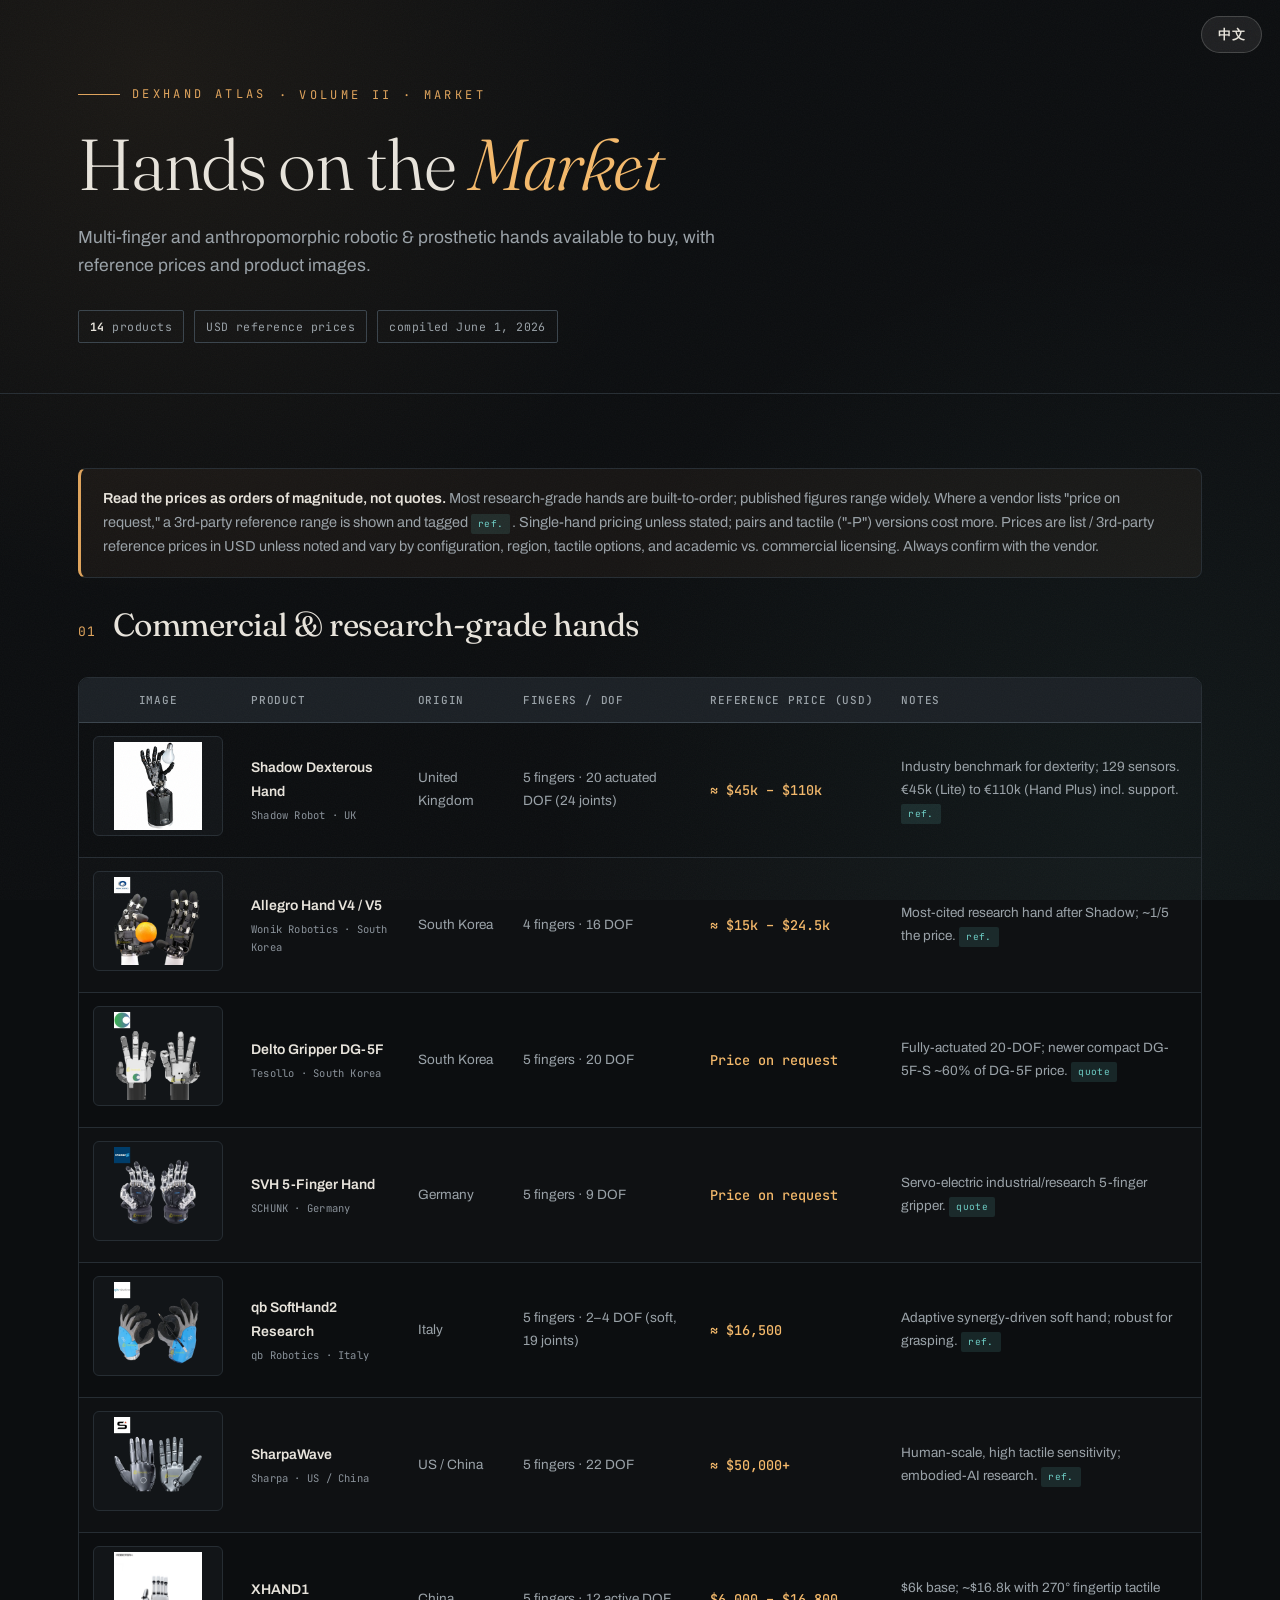
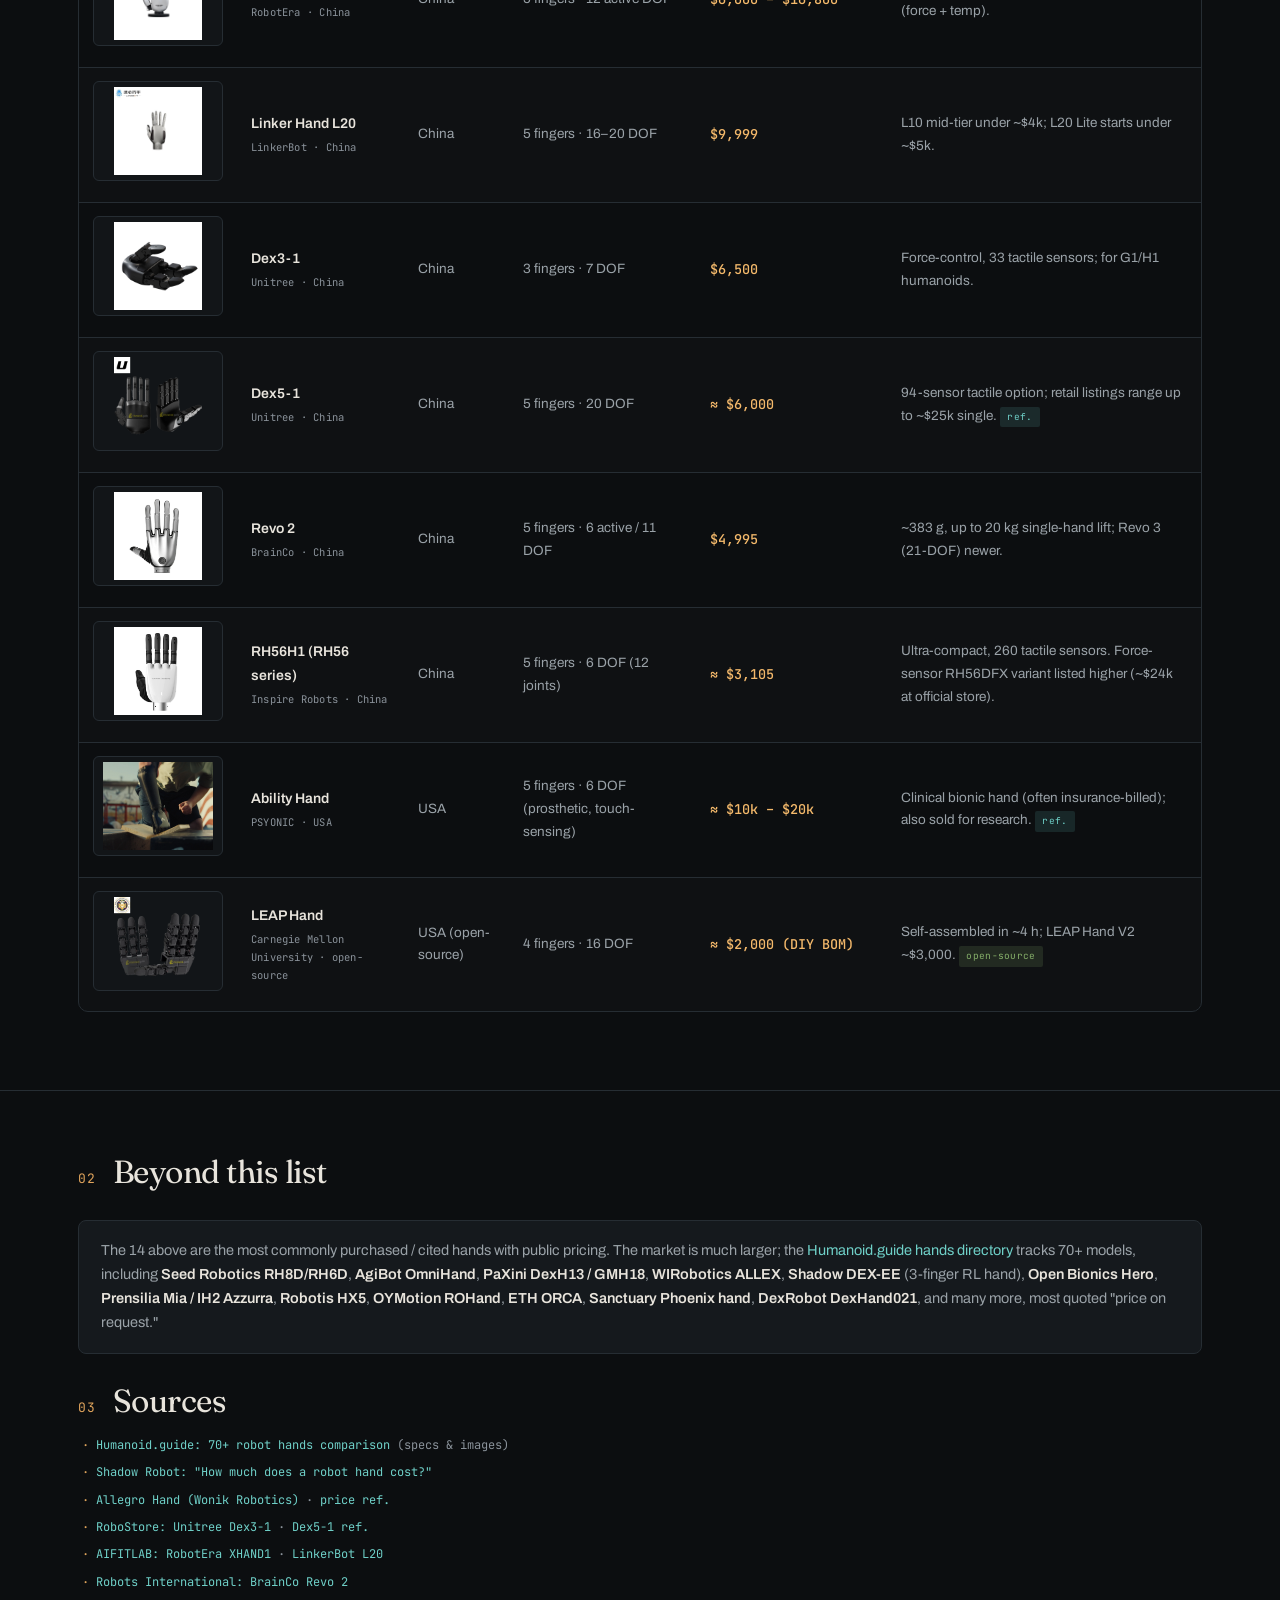
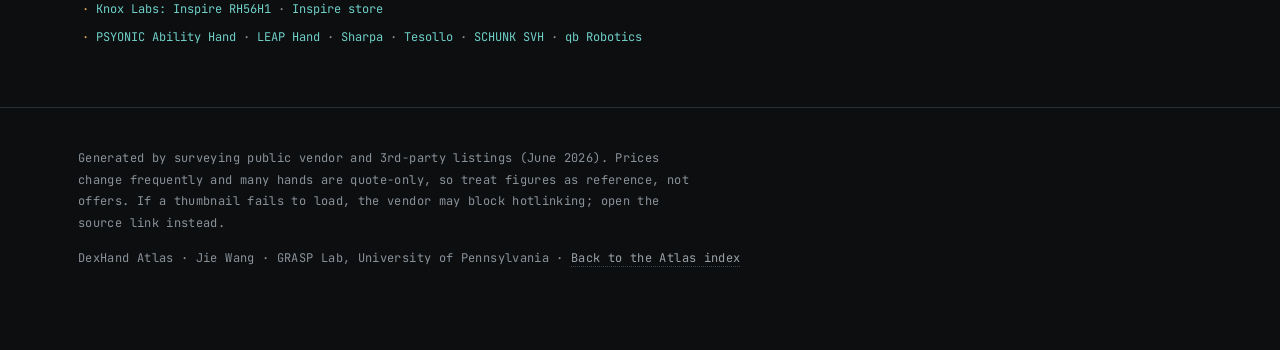
<file: dex_hand_products.html>
<!DOCTYPE html>
<html lang="en">
<head>
<meta charset="UTF-8">
<meta name="viewport" content="width=device-width, initial-scale=1.0">
<title>Dexterous Hand Products on the Market | DexHand Atlas</title>
<meta name="description" content="Vol II of the DexHand Atlas: multi-finger and anthropomorphic robotic & prosthetic hands you can buy, with reference prices and product images. Jie Wang, GRASP Lab, University of Pennsylvania.">
<meta name="author" content="Jie Wang">
<meta property="og:title" content="Hands on the Market · DexHand Atlas Vol II">
<meta property="og:description" content="14 buyable dexterous hands with product images, finger/DOF counts, origin, and reference prices.">
<meta property="og:type" content="website">
<link rel="preconnect" href="https://fonts.googleapis.com">
<link rel="preconnect" href="https://fonts.gstatic.com" crossorigin>
<link href="https://fonts.googleapis.com/css2?family=Fraunces:ital,opsz,wght@0,9..144,300..900;1,9..144,400&family=JetBrains+Mono:wght@400;500;700&family=Archivo:wght@400;500;600;700&display=swap" rel="stylesheet">
<style>
  :root{
    --bg:#0c0e10; --bg-2:#121518; --panel:#15191d; --panel-2:#1b2025;
    --line:#262d33; --line-bright:#3a444c;
    --ink:#e8e4dc; --ink-dim:#9aa2a8; --ink-faint:#8a929a;
    --amber:#e0a45c; --amber-bright:#f4b96b; --cyan:#6fd0c8; --rust:#c46a4a;
    --green:#86b06a; --violet:#9d8fc4;
    --mono:'JetBrains Mono',ui-monospace,monospace;
    --sans:'Archivo',system-ui,sans-serif;
    --serif:'Fraunces',Georgia,serif;
  }
  *{box-sizing:border-box;margin:0;padding:0}
  html{scroll-behavior:smooth}
  body{
    background:var(--bg);color:var(--ink);font-family:var(--sans);line-height:1.7;font-size:16px;
    -webkit-font-smoothing:antialiased;
    background-image:
      radial-gradient(circle at 12% 8%, rgba(224,164,92,.07), transparent 38%),
      radial-gradient(circle at 88% 92%, rgba(111,208,200,.05), transparent 42%);
    background-attachment:fixed;
  }
  body::before{
    content:"";position:fixed;inset:0;pointer-events:none;z-index:9999;opacity:.035;
    background-image:url("data:image/svg+xml,%3Csvg xmlns='http://www.w3.org/2000/svg' width='120' height='120'%3E%3Cfilter id='n'%3E%3CfeTurbulence type='fractalNoise' baseFrequency='.85' numOctaves='3'/%3E%3C/filter%3E%3Crect width='100%25' height='100%25' filter='url(%23n)'/%3E%3C/svg%3E");
  }
  .wrap{max-width:1180px;margin:0 auto;padding:0 28px}
  a{color:var(--cyan);text-decoration:none}

  /* hero */
  header.hero{padding:84px 0 50px;border-bottom:1px solid var(--line);position:relative;overflow:hidden}
  .kick{
    font-family:var(--mono);font-size:12px;letter-spacing:.28em;text-transform:uppercase;
    color:var(--amber);margin-bottom:24px;display:flex;gap:12px;align-items:center;flex-wrap:wrap;
    opacity:0;animation:fade .7s ease .1s forwards;
  }
  .kick::before{content:"";width:42px;height:1px;background:var(--amber)}
  .kick a{color:var(--amber);border-bottom:1px solid transparent;transition:border-color .2s}
  .kick a:hover{border-bottom-color:var(--amber)}
  h1.title{
    font-family:var(--serif);font-weight:300;font-size:clamp(38px,6.5vw,72px);line-height:.98;
    letter-spacing:-.022em;opacity:0;animation:rise .9s cubic-bezier(.2,.7,.2,1) .2s forwards;
  }
  h1.title em{font-style:italic;color:var(--amber-bright)}
  .hero .sub{
    margin-top:24px;max-width:70ch;color:var(--ink-dim);font-size:17.5px;line-height:1.6;
    opacity:0;animation:rise .9s cubic-bezier(.2,.7,.2,1) .35s forwards;
  }
  .meta{margin-top:30px;display:flex;flex-wrap:wrap;gap:10px;opacity:0;animation:fade .8s ease .55s forwards}
  .chip{
    font-family:var(--mono);font-size:11.5px;letter-spacing:.04em;border:1px solid var(--line-bright);
    border-radius:2px;padding:6px 11px;color:var(--ink-dim);background:rgba(255,255,255,.012);
  }
  .chip b{color:var(--ink)}

  /* section */
  section{padding:54px 0;border-bottom:1px solid var(--line)}
  .sec-head{display:flex;align-items:baseline;gap:16px;margin-bottom:6px}
  .sec-num{font-family:var(--mono);font-size:13px;color:var(--amber);letter-spacing:.1em}
  .sec-head h2{font-family:var(--serif);font-weight:400;font-size:clamp(22px,3vw,32px);letter-spacing:-.015em;color:var(--ink)}

  /* callout */
  .callout{
    background:var(--panel);border:1px solid var(--line);border-radius:8px;
    padding:18px 22px;margin:20px 0;font-size:14.5px;color:var(--ink-dim);line-height:1.65;
  }
  .callout.warn{border-left:3px solid var(--amber);background:rgba(224,164,92,.05)}
  .callout strong{color:var(--ink);font-weight:600}
  .callout a{border-bottom:1px solid transparent;transition:border-color .2s}
  .callout a:hover{border-bottom-color:var(--cyan)}

  /* table */
  .table-scroll{overflow-x:auto;border:1px solid var(--line);border-radius:10px;margin:24px 0}
  table{border-collapse:collapse;width:100%;min-width:1080px;font-size:13.5px}
  thead th{
    background:var(--panel-2);color:var(--ink-dim);font-family:var(--mono);font-size:11px;
    letter-spacing:.07em;text-transform:uppercase;font-weight:500;padding:13px 14px;text-align:left;
    border-bottom:1px solid var(--line-bright);position:sticky;top:0;white-space:nowrap;
  }
  tbody td{padding:13px 14px;border-bottom:1px solid var(--line);vertical-align:middle;color:var(--ink-dim)}
  tbody tr:last-child td{border-bottom:none}
  tbody tr:nth-child(even){background:rgba(255,255,255,.012)}
  tbody tr:hover{background:rgba(224,164,92,.05)}
  .prod{color:var(--ink);font-weight:600;font-family:var(--sans);font-size:14px}
  .vendor{display:block;font-family:var(--mono);font-size:10.5px;color:var(--ink-faint);margin-top:3px;letter-spacing:.02em}
  .price{font-family:var(--mono);font-weight:500;color:var(--amber-bright);white-space:nowrap}
  .thumb-cell{width:150px;text-align:center}
  .thumb{
    width:130px;height:100px;object-fit:contain;border-radius:6px;
    background:var(--bg-2);border:1px solid var(--line);padding:5px;
  }
  .noimg{
    width:130px;height:100px;display:flex;align-items:center;justify-content:center;margin:0 auto;
    border-radius:6px;background:var(--bg-2);border:1px dashed var(--line-bright);color:var(--ink-faint);
    font-family:var(--mono);font-size:10px;
  }
  .tag{
    display:inline-block;font-family:var(--mono);font-size:9.5px;padding:2px 7px;border-radius:2px;
    letter-spacing:.03em;background:rgba(111,208,200,.13);color:var(--cyan);margin:1px 2px 1px 0;white-space:nowrap;
  }
  .tag.os{background:rgba(134,176,106,.16);color:var(--green)}

  /* sources */
  .sources{list-style:none;font-family:var(--mono);font-size:12px;color:var(--ink-faint);line-height:1.95}
  .sources li{padding-left:18px;position:relative;margin-bottom:4px}
  .sources li::before{content:"·";position:absolute;left:4px;color:var(--amber)}
  .sources a{border-bottom:1px solid transparent;transition:border-color .2s}
  .sources a:hover{border-bottom-color:var(--cyan)}

  footer{padding:40px 0 80px;color:var(--ink-faint);font-family:var(--mono);font-size:12px;letter-spacing:.03em;line-height:1.8}
  footer .wrap{display:flex;flex-direction:column;gap:14px}
  footer .note{max-width:90ch}
  footer a{color:var(--ink-dim);border-bottom:1px dotted var(--line-bright)}
  footer a:hover{color:var(--cyan)}

  @keyframes rise{from{opacity:0;transform:translateY(22px)}to{opacity:1;transform:none}}
  @keyframes fade{from{opacity:0}to{opacity:1}}
  .reveal{opacity:0;transform:translateY(24px);transition:opacity .7s ease,transform .7s cubic-bezier(.2,.7,.2,1)}
  .reveal.in{opacity:1;transform:none}

  @media(max-width:760px){
    .wrap{padding:0 18px}
    header.hero{padding:60px 0 40px}
    section{padding:40px 0}
    .langswitch{top:12px;right:12px}
  }
  .langswitch{position:fixed;top:16px;right:18px;z-index:1000;font:600 13px/1 -apple-system,system-ui,"Noto Sans CJK SC","Microsoft YaHei",sans-serif;letter-spacing:.02em;padding:11px 16px;border-radius:999px;text-decoration:none;color:inherit;background:rgba(128,128,128,.16);border:1px solid rgba(128,128,128,.4);backdrop-filter:blur(10px);-webkit-backdrop-filter:blur(10px);transition:background .2s,border-color .2s,transform .2s}
  .langswitch:hover{background:rgba(128,128,128,.3);transform:translateY(-1px)}
  a:focus-visible,button:focus-visible,.langswitch:focus-visible{outline:2px solid currentColor;outline-offset:3px;border-radius:3px}
  @media (prefers-reduced-motion: reduce){
    *,*::before,*::after{animation-duration:.001ms!important;animation-iteration-count:1!important;transition-duration:.001ms!important;scroll-behavior:auto!important}
    .reveal{opacity:1!important;transform:none!important}
    .langswitch:hover{transform:none}
  }
</style>
<link rel="stylesheet" href="dexhand_viewer.css">
<noscript><style>.reveal{opacity:1!important;transform:none!important}</style></noscript>
</head>
<body>
<a class="langswitch" href="dex_hand_products.zh.html" hreflang="zh-Hans" lang="zh-CN" aria-label="切换到中文">中文</a>

<header class="hero">
  <div class="wrap">
    <div class="kick"><a href="index.html">DexHand Atlas</a> · Volume II · Market</div>
    <h1 class="title">Hands on the <em>Market</em></h1>
    <p class="sub">Multi-finger and anthropomorphic robotic &amp; prosthetic hands available to buy, with reference prices and product images.</p>
    <div class="meta">
      <span class="chip"><b>14</b> products</span>
      <span class="chip">USD reference prices</span>
      <span class="chip">compiled June 1, 2026</span>
    </div>
  </div>
</header>

<section>
  <div class="wrap reveal">
    <div class="callout warn">
      <strong>Read the prices as orders of magnitude, not quotes.</strong> Most research-grade hands are built-to-order; published figures range widely. Where a vendor lists "price on request," a 3rd-party reference range is shown and tagged <span class="tag">ref.</span>. Single-hand pricing unless stated; pairs and tactile ("-P") versions cost more. Prices are list / 3rd-party reference prices in USD unless noted and vary by configuration, region, tactile options, and academic vs. commercial licensing. Always confirm with the vendor.
    </div>

    <div class="sec-head"><span class="sec-num">01</span><h2>Commercial &amp; research-grade hands</h2></div>
    <div class="table-scroll">
    <table>
      <thead>
        <tr>
          <th class="thumb-cell">Image</th>
          <th>Product</th>
          <th>Origin</th>
          <th>Fingers / DOF</th>
          <th>Reference price (USD)</th>
          <th>Notes</th>
        </tr>
      </thead>
      <tbody>
        <tr>
          <td class="thumb-cell"><img class="thumb" loading="lazy" src="images/shadow.png" alt="Shadow Dexterous Hand"></td>
          <td><span class="prod">Shadow Dexterous Hand</span><br><span class="vendor">Shadow Robot · UK</span></td>
          <td>United Kingdom</td>
          <td>5 fingers · 20 actuated DOF (24 joints)</td>
          <td class="price">≈ $45k – $110k</td>
          <td>Industry benchmark for dexterity; 129 sensors. €45k (Lite) to €110k (Hand Plus) incl. support. <span class="tag">ref.</span></td>
        </tr>
        <tr>
          <td class="thumb-cell"><img class="thumb" loading="lazy" src="images/allegro.webp" alt="Allegro Hand"></td>
          <td><span class="prod">Allegro Hand V4 / V5</span><br><span class="vendor">Wonik Robotics · South Korea</span></td>
          <td>South Korea</td>
          <td>4 fingers · 16 DOF</td>
          <td class="price">≈ $15k – $24.5k</td>
          <td>Most-cited research hand after Shadow; ~1/5 the price. <span class="tag">ref.</span></td>
        </tr>
        <tr>
          <td class="thumb-cell"><img class="thumb" loading="lazy" src="images/tesollo.webp" alt="Tesollo DG-5F"></td>
          <td><span class="prod">Delto Gripper DG-5F</span><br><span class="vendor">Tesollo · South Korea</span></td>
          <td>South Korea</td>
          <td>5 fingers · 20 DOF</td>
          <td class="price">Price on request</td>
          <td>Fully-actuated 20-DOF; newer compact DG-5F-S ~60% of DG-5F price. <span class="tag">quote</span></td>
        </tr>
        <tr>
          <td class="thumb-cell"><img class="thumb" loading="lazy" src="images/schunk.webp" alt="Schunk SVH"></td>
          <td><span class="prod">SVH 5-Finger Hand</span><br><span class="vendor">SCHUNK · Germany</span></td>
          <td>Germany</td>
          <td>5 fingers · 9 DOF</td>
          <td class="price">Price on request</td>
          <td>Servo-electric industrial/research 5-finger gripper. <span class="tag">quote</span></td>
        </tr>
        <tr>
          <td class="thumb-cell"><img class="thumb" loading="lazy" src="images/qb-softhand2.webp" alt="qb SoftHand2"></td>
          <td><span class="prod">qb SoftHand2 Research</span><br><span class="vendor">qb Robotics · Italy</span></td>
          <td>Italy</td>
          <td>5 fingers · 2–4 DOF (soft, 19 joints)</td>
          <td class="price">≈ $16,500</td>
          <td>Adaptive synergy-driven soft hand; robust for grasping. <span class="tag">ref.</span></td>
        </tr>
        <tr>
          <td class="thumb-cell"><img class="thumb" loading="lazy" src="images/sharpa.webp" alt="Sharpa Wave"></td>
          <td><span class="prod">SharpaWave</span><br><span class="vendor">Sharpa · US / China</span></td>
          <td>US / China</td>
          <td>5 fingers · 22 DOF</td>
          <td class="price">≈ $50,000+</td>
          <td>Human-scale, high tactile sensitivity; embodied-AI research. <span class="tag">ref.</span></td>
        </tr>
        <tr>
          <td class="thumb-cell"><img class="thumb" loading="lazy" src="images/xhand1.jpg" alt="RobotEra XHAND1"></td>
          <td><span class="prod">XHAND1</span><br><span class="vendor">RobotEra · China</span></td>
          <td>China</td>
          <td>5 fingers · 12 active DOF</td>
          <td class="price">$6,000 – $16,800</td>
          <td>$6k base; ~$16.8k with 270° fingertip tactile (force + temp).</td>
        </tr>
        <tr>
          <td class="thumb-cell"><img class="thumb" loading="lazy" src="images/linker-l20.jpg" alt="LinkerBot Linker Hand L20"></td>
          <td><span class="prod">Linker Hand L20</span><br><span class="vendor">LinkerBot · China</span></td>
          <td>China</td>
          <td>5 fingers · 16–20 DOF</td>
          <td class="price">$9,999</td>
          <td>L10 mid-tier under ~$4k; L20 Lite starts under ~$5k.</td>
        </tr>
        <tr>
          <td class="thumb-cell"><img class="thumb" loading="lazy" src="images/unitree-dex3.jpg" alt="Unitree Dex3-1"></td>
          <td><span class="prod">Dex3-1</span><br><span class="vendor">Unitree · China</span></td>
          <td>China</td>
          <td>3 fingers · 7 DOF</td>
          <td class="price">$6,500</td>
          <td>Force-control, 33 tactile sensors; for G1/H1 humanoids.</td>
        </tr>
        <tr>
          <td class="thumb-cell"><img class="thumb" loading="lazy" src="images/unitree-dex5.webp" alt="Unitree Dex5-1"></td>
          <td><span class="prod">Dex5-1</span><br><span class="vendor">Unitree · China</span></td>
          <td>China</td>
          <td>5 fingers · 20 DOF</td>
          <td class="price">≈ $6,000</td>
          <td>94-sensor tactile option; retail listings range up to ~$25k single. <span class="tag">ref.</span></td>
        </tr>
        <tr>
          <td class="thumb-cell"><img class="thumb" loading="lazy" src="images/brainco-revo2.jpg" alt="BrainCo Revo 2"></td>
          <td><span class="prod">Revo 2</span><br><span class="vendor">BrainCo · China</span></td>
          <td>China</td>
          <td>5 fingers · 6 active / 11 DOF</td>
          <td class="price">$4,995</td>
          <td>~383 g, up to 20 kg single-hand lift; Revo 3 (21-DOF) newer.</td>
        </tr>
        <tr>
          <td class="thumb-cell"><img class="thumb" loading="lazy" src="images/inspire-rh56h1.webp" alt="Inspire RH56H1"></td>
          <td><span class="prod">RH56H1 (RH56 series)</span><br><span class="vendor">Inspire Robots · China</span></td>
          <td>China</td>
          <td>5 fingers · 6 DOF (12 joints)</td>
          <td class="price">≈ $3,105</td>
          <td>Ultra-compact, 260 tactile sensors. Force-sensor RH56DFX variant listed higher (~$24k at official store).</td>
        </tr>
        <tr>
          <td class="thumb-cell"><img class="thumb" loading="lazy" src="images/psyonic.jpg" alt="PSYONIC Ability Hand"></td>
          <td><span class="prod">Ability Hand</span><br><span class="vendor">PSYONIC · USA</span></td>
          <td>USA</td>
          <td>5 fingers · 6 DOF (prosthetic, touch-sensing)</td>
          <td class="price">≈ $10k – $20k</td>
          <td>Clinical bionic hand (often insurance-billed); also sold for research. <span class="tag">ref.</span></td>
        </tr>
        <tr>
          <td class="thumb-cell"><img class="thumb" loading="lazy" src="images/leap.webp" alt="LEAP Hand"></td>
          <td><span class="prod">LEAP Hand</span><br><span class="vendor">Carnegie Mellon University · open-source</span></td>
          <td>USA (open-source)</td>
          <td>4 fingers · 16 DOF</td>
          <td class="price">≈ $2,000 (DIY BOM)</td>
          <td>Self-assembled in ~4 h; LEAP Hand V2 ~$3,000. <span class="tag os">open-source</span></td>
        </tr>
      </tbody>
    </table>
    </div>
  </div>
</section>

<section>
  <div class="wrap reveal">
    <div class="sec-head"><span class="sec-num">02</span><h2>Beyond this list</h2></div>
    <div class="callout">
      The 14 above are the most commonly purchased / cited hands with public pricing. The market is much larger; the <a href="https://humanoid.guide/hands/" target="_blank" rel="noopener">Humanoid.guide hands directory</a> tracks 70+ models, including <strong>Seed Robotics RH8D/RH6D</strong>, <strong>AgiBot OmniHand</strong>, <strong>PaXini DexH13 / GMH18</strong>, <strong>WIRobotics ALLEX</strong>, <strong>Shadow DEX-EE</strong> (3-finger RL hand), <strong>Open Bionics Hero</strong>, <strong>Prensilia Mia / IH2 Azzurra</strong>, <strong>Robotis HX5</strong>, <strong>OYMotion ROHand</strong>, <strong>ETH ORCA</strong>, <strong>Sanctuary Phoenix hand</strong>, <strong>DexRobot DexHand021</strong>, and many more, most quoted "price on request."
    </div>

    <div class="sec-head"><span class="sec-num">03</span><h2>Sources</h2></div>
    <ul class="sources">
      <li><a href="https://humanoid.guide/hands/" target="_blank" rel="noopener">Humanoid.guide: 70+ robot hands comparison</a> (specs &amp; images)</li>
      <li><a href="https://shadowrobot.com/blog/how-much-does-a-robot-hand-cost/" target="_blank" rel="noopener">Shadow Robot: "How much does a robot hand cost?"</a></li>
      <li><a href="https://www.allegrohand.com/" target="_blank" rel="noopener">Allegro Hand (Wonik Robotics)</a> · <a href="https://humanoid.guide/product/allegro-hand-v4/" target="_blank" rel="noopener">price ref.</a></li>
      <li><a href="https://robostore.com/products/unitree-dex3-1-dexterous-hands" target="_blank" rel="noopener">RoboStore: Unitree Dex3-1</a> · <a href="https://humanoid.guide/product/dex5-1/" target="_blank" rel="noopener">Dex5-1 ref.</a></li>
      <li><a href="https://aifitlab.com/products/robotera-xhand-1" target="_blank" rel="noopener">AIFITLAB: RobotEra XHAND1</a> · <a href="https://aifitlab.com/products/linkerbot-linker-hand-l20" target="_blank" rel="noopener">LinkerBot L20</a></li>
      <li><a href="https://www.robotsinternational.com/BrainCo-Revo-2-Basic-Dexterous-Hand.htm" target="_blank" rel="noopener">Robots International: BrainCo Revo 2</a></li>
      <li><a href="https://www.knoxlabs.com/products/inspire-robots-rh56h1-dexterous-hand" target="_blank" rel="noopener">Knox Labs: Inspire RH56H1</a> · <a href="https://inspire-robots.store/products/the-dexterous-hands-rh56dfx-series" target="_blank" rel="noopener">Inspire store</a></li>
      <li><a href="https://www.psyonic.io/ability-hand" target="_blank" rel="noopener">PSYONIC Ability Hand</a> · <a href="https://v1.leaphand.com/" target="_blank" rel="noopener">LEAP Hand</a> · <a href="https://www.sharpa.com/" target="_blank" rel="noopener">Sharpa</a> · <a href="https://en.tesollo.com/dg-5f-s/" target="_blank" rel="noopener">Tesollo</a> · <a href="https://schunk.com/" target="_blank" rel="noopener">SCHUNK SVH</a> · <a href="https://qbrobotics.com/product/qb-softhand-research/" target="_blank" rel="noopener">qb Robotics</a></li>
    </ul>
  </div>
</section>

<footer>
  <div class="wrap">
    <span class="note">Generated by surveying public vendor and 3rd-party listings (June 2026). Prices change frequently and many hands are quote-only, so treat figures as reference, not offers. If a thumbnail fails to load, the vendor may block hotlinking; open the source link instead.</span>
    <span>DexHand Atlas · Jie Wang · GRASP Lab, University of Pennsylvania · <a href="index.html">Back to the Atlas index</a></span>
  </div>
</footer>

<script>
  const io=new IntersectionObserver(es=>es.forEach(e=>{if(e.isIntersecting){e.target.classList.add('in');io.unobserve(e.target);}}),{threshold:.06});
  document.querySelectorAll('.reveal').forEach(el=>io.observe(el));
</script>
<script src="dexhand_viewer.js" defer></script>
</body>
</html>
</file>
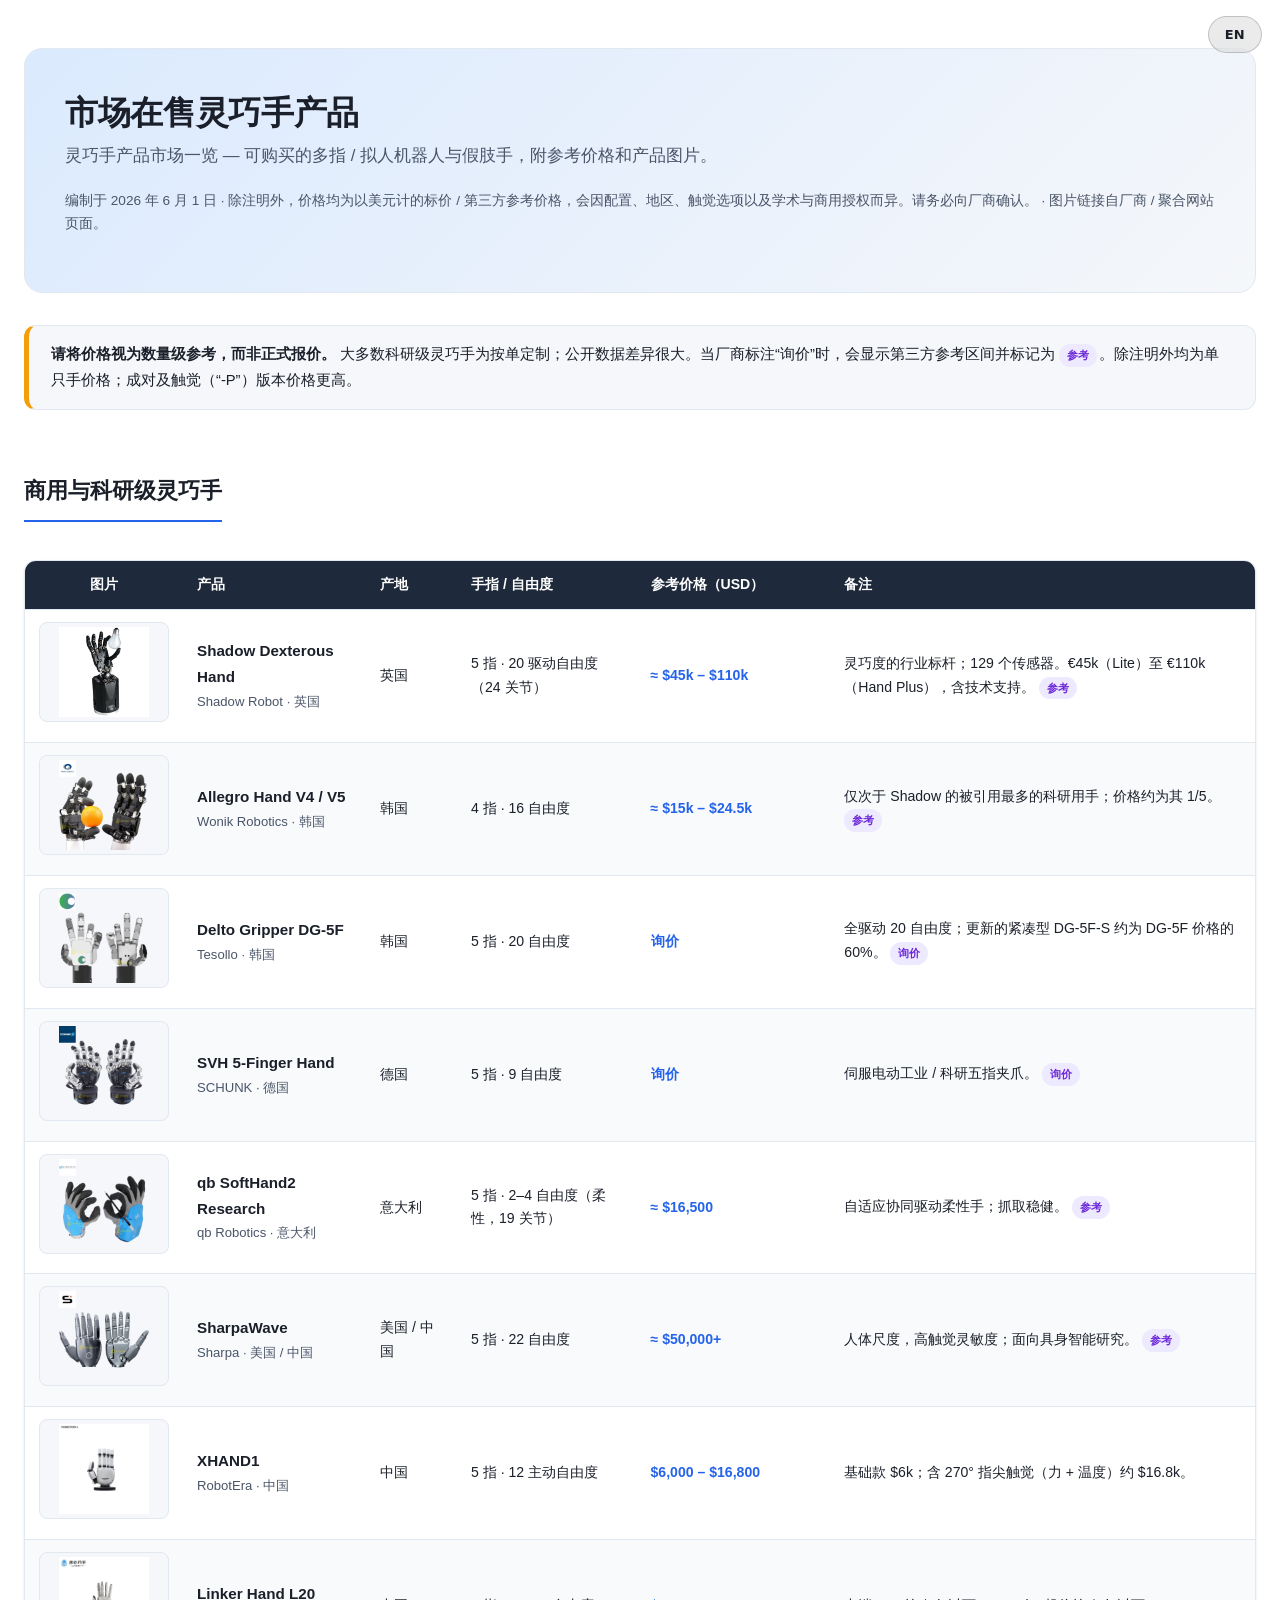
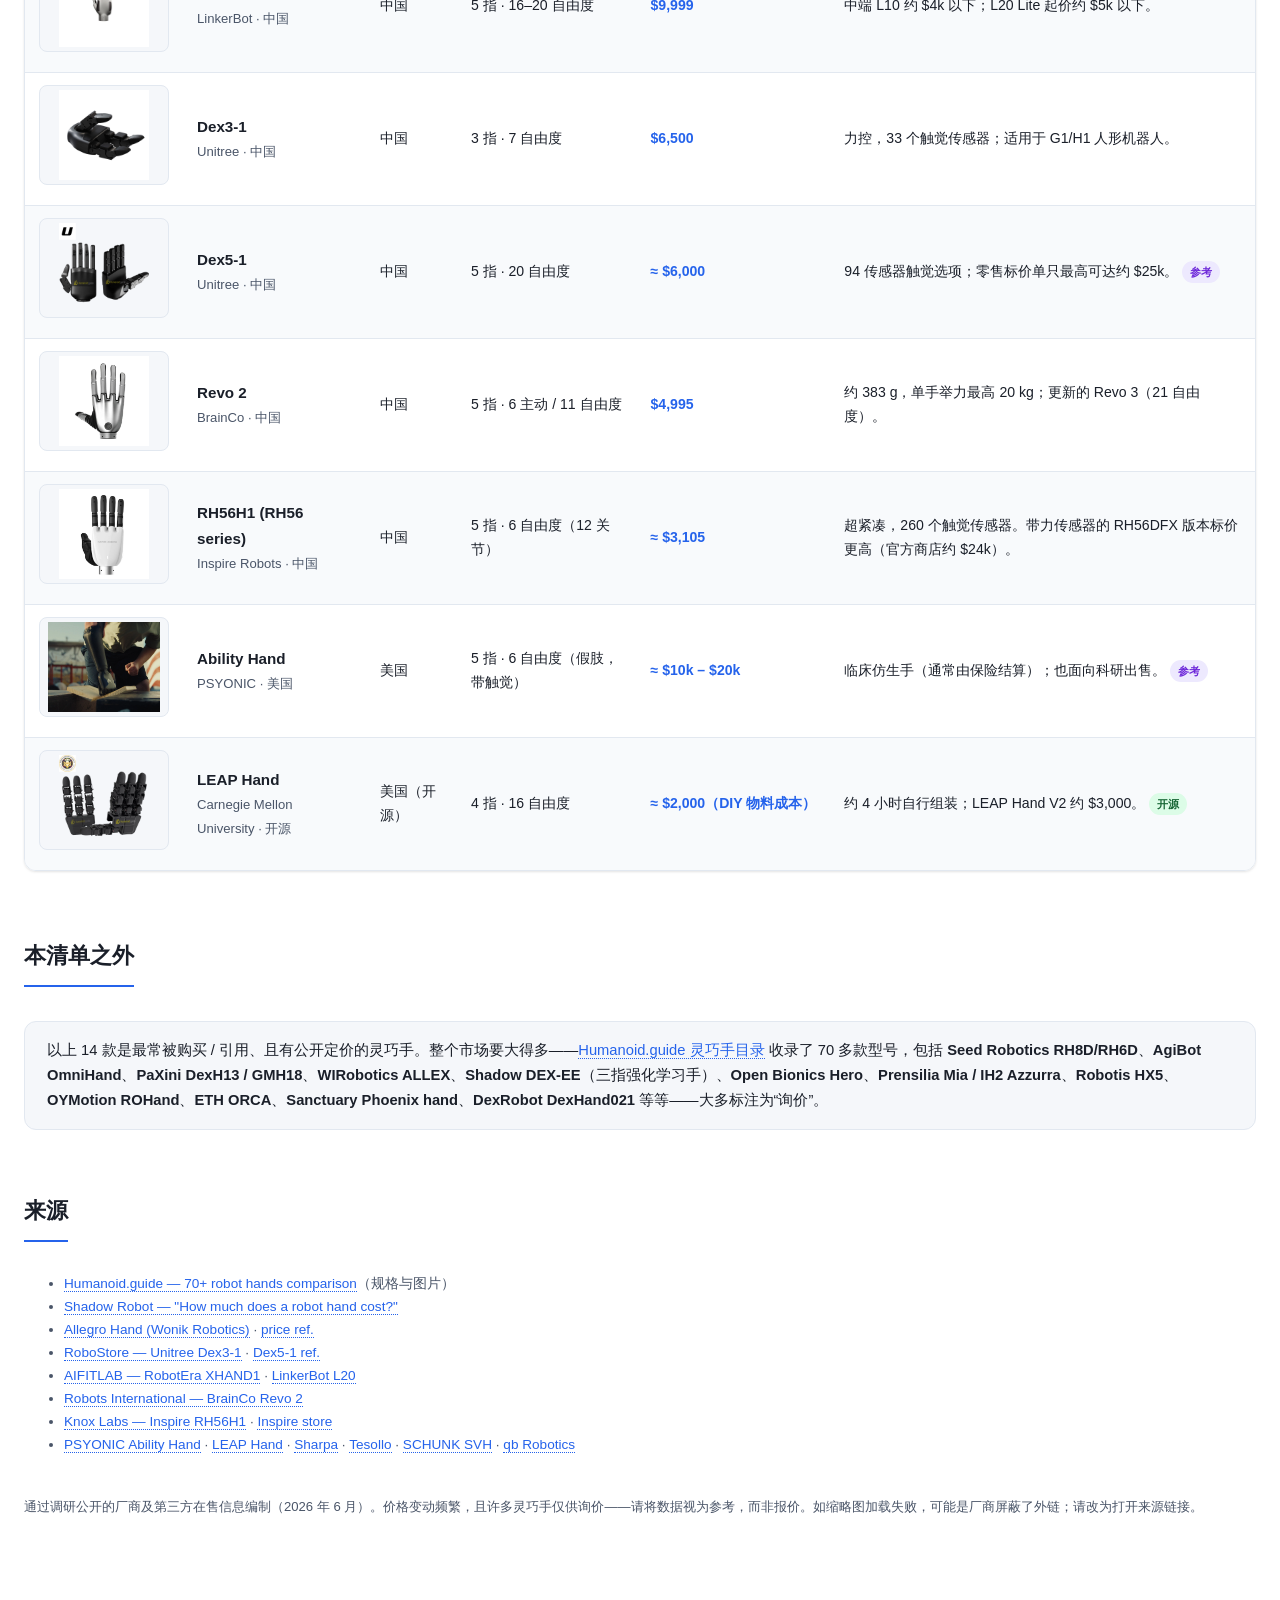
<file: dex_hand_products.zh.html>
<!DOCTYPE html>
<html lang="zh-CN">
<head>
<meta charset="UTF-8">
<meta name="viewport" content="width=device-width, initial-scale=1.0">
<title>市场在售灵巧手产品 | 灵巧手产品市场一览</title>
<style>
  :root {
    --bg: #ffffff;
    --bg-alt: #f5f7fa;
    --bg-card: #ffffff;
    --text: #1a1f29;
    --text-soft: #4a5568;
    --accent: #2563eb;
    --accent-soft: #dbeafe;
    --border: #e2e8f0;
    --table-head: #1e293b;
    --table-head-text: #ffffff;
    --row-alt: #f8fafc;
    --code-bg: #eef2f7;
    --tag: #ede9fe;
    --tag-text: #6d28d9;
    --shadow: 0 1px 3px rgba(0,0,0,0.08), 0 1px 2px rgba(0,0,0,0.04);
  }
  @media (prefers-color-scheme: dark) {
    :root {
      --bg: #0f141b;
      --bg-alt: #161c25;
      --bg-card: #1a212b;
      --text: #e6edf3;
      --text-soft: #9fb0c0;
      --accent: #60a5fa;
      --accent-soft: #1e3a5f;
      --border: #2a3340;
      --table-head: #0b3d91;
      --table-head-text: #eaf1ff;
      --row-alt: #141a22;
      --code-bg: #232b36;
      --tag: #2e2150;
      --tag-text: #c4b5fd;
      --shadow: 0 1px 3px rgba(0,0,0,0.4);
    }
  }
  * { box-sizing: border-box; }
  body {
    margin: 0;
    font-family: -apple-system, BlinkMacSystemFont, "Segoe UI", "Noto Sans CJK SC", "Microsoft YaHei", Roboto, Helvetica, Arial, sans-serif;
    background: var(--bg);
    color: var(--text);
    line-height: 1.7;
    font-size: 16px;
  }
  .wrap { max-width: 1280px; margin: 0 auto; padding: 48px 24px 96px; }
  header.hero {
    background: linear-gradient(135deg, var(--accent-soft), var(--bg-alt));
    border-radius: 18px;
    padding: 44px 40px;
    margin-bottom: 32px;
    border: 1px solid var(--border);
  }
  header.hero h1 { margin: 0 0 8px; font-size: 2.05rem; line-height: 1.25; letter-spacing: -0.01em; }
  header.hero .sub { color: var(--text-soft); font-size: 1.05rem; margin: 0; }
  header.hero .meta { margin-top: 18px; font-size: 0.85rem; color: var(--text-soft); }
  h2 { font-size: 1.4rem; margin: 44px 0 16px; padding-bottom: 10px; border-bottom: 2px solid var(--accent); display: inline-block; }
  a { color: var(--accent); text-decoration: none; border-bottom: 1px dotted var(--accent); }
  a:hover { border-bottom-style: solid; }
  .callout { background: var(--bg-alt); border: 1px solid var(--border); border-radius: 12px; padding: 16px 22px; margin: 18px 0; font-size: 0.92rem; }
  .callout.warn { border-left: 5px solid #f59e0b; }
  .table-scroll { overflow-x: auto; border-radius: 12px; border: 1px solid var(--border); margin: 22px 0; box-shadow: var(--shadow); }
  table { border-collapse: collapse; width: 100%; font-size: 0.88rem; min-width: 1080px; }
  thead th { background: var(--table-head); color: var(--table-head-text); padding: 12px 14px; text-align: left; font-weight: 600; position: sticky; top: 0; }
  tbody td { padding: 12px 14px; border-top: 1px solid var(--border); vertical-align: middle; }
  tbody tr:nth-child(even) { background: var(--row-alt); }
  tbody tr:hover { background: var(--accent-soft); }
  .prod { font-weight: 700; font-size: 0.95rem; }
  .vendor { color: var(--text-soft); font-size: 0.82rem; }
  .price { font-weight: 700; color: var(--accent); white-space: nowrap; }
  .thumb-cell { width: 150px; text-align: center; }
  .thumb {
    width: 130px; height: 100px; object-fit: contain; border-radius: 8px;
    background: var(--bg-alt); border: 1px solid var(--border); padding: 4px;
  }
  .noimg { width: 130px; height: 100px; display: flex; align-items: center; justify-content: center;
    border-radius: 8px; background: var(--bg-alt); border: 1px dashed var(--border); color: var(--text-soft); font-size: 0.7rem; margin: 0 auto; }
  .tag { display: inline-block; background: var(--tag); color: var(--tag-text); font-size: 0.68rem; padding: 2px 8px; border-radius: 20px; margin: 1px 2px 1px 0; font-weight: 600; white-space: nowrap; }
  .tag.os { background: #dcfce7; color: #166534; }
  @media (prefers-color-scheme: dark) { .tag.os { background: #14352099; color: #86efac; } }
  footer { margin-top: 40px; font-size: 0.82rem; color: var(--text-soft); }
  .langswitch{position:fixed;top:16px;right:18px;z-index:1000;font:600 13px/1 -apple-system,system-ui,"Noto Sans CJK SC","Microsoft YaHei",sans-serif;letter-spacing:.02em;padding:11px 16px;border-radius:999px;text-decoration:none;color:inherit;background:rgba(128,128,128,.16);border:1px solid rgba(128,128,128,.4);backdrop-filter:blur(10px);-webkit-backdrop-filter:blur(10px);transition:background .2s,border-color .2s,transform .2s}
  .langswitch:hover{background:rgba(128,128,128,.3);transform:translateY(-1px)}
  a:focus-visible,button:focus-visible,.langswitch:focus-visible{outline:2px solid currentColor;outline-offset:3px;border-radius:3px}
  @media (prefers-reduced-motion: reduce){
    *,*::before,*::after{animation-duration:.001ms!important;animation-iteration-count:1!important;transition-duration:.001ms!important;scroll-behavior:auto!important}
    .langswitch:hover{transform:none}
  }
</style>
<link rel="stylesheet" href="dexhand_viewer.css">
</head>
<body>
<a class="langswitch" href="dex_hand_products.html" hreflang="en" lang="en" aria-label="Switch to English">EN</a>
<div class="wrap">
  <header class="hero">
    <h1>市场在售灵巧手产品</h1>
    <p class="sub">灵巧手产品市场一览 — 可购买的多指 / 拟人机器人与假肢手，附参考价格和产品图片。</p>
    <p class="meta">编制于 2026 年 6 月 1 日 · 除注明外，价格均为以美元计的标价 / 第三方参考价格，会因配置、地区、触觉选项以及学术与商用授权而异。请务必向厂商确认。 · 图片链接自厂商 / 聚合网站页面。</p>
  </header>

  <div class="callout warn">
    <strong>请将价格视为数量级参考，而非正式报价。</strong> 大多数科研级灵巧手为按单定制；公开数据差异很大。当厂商标注“询价”时，会显示第三方参考区间并标记为 <span class="tag">参考</span>。除注明外均为单只手价格；成对及触觉（“-P”）版本价格更高。
  </div>

  <h2>商用与科研级灵巧手</h2>
  <div class="table-scroll">
  <table>
    <thead>
      <tr>
        <th class="thumb-cell">图片</th>
        <th>产品</th>
        <th>产地</th>
        <th>手指 / 自由度</th>
        <th>参考价格（USD）</th>
        <th>备注</th>
      </tr>
    </thead>
    <tbody>
      <tr>
        <td class="thumb-cell"><img class="thumb" loading="lazy" src="images/shadow.png" alt="Shadow Dexterous Hand"></td>
        <td><span class="prod">Shadow Dexterous Hand</span><br><span class="vendor">Shadow Robot · 英国</span></td>
        <td>英国</td>
        <td>5 指 · 20 驱动自由度（24 关节）</td>
        <td class="price">≈ $45k – $110k</td>
        <td>灵巧度的行业标杆；129 个传感器。€45k（Lite）至 €110k（Hand Plus），含技术支持。 <span class="tag">参考</span></td>
      </tr>
      <tr>
        <td class="thumb-cell"><img class="thumb" loading="lazy" src="images/allegro.webp" alt="Allegro Hand"></td>
        <td><span class="prod">Allegro Hand V4 / V5</span><br><span class="vendor">Wonik Robotics · 韩国</span></td>
        <td>韩国</td>
        <td>4 指 · 16 自由度</td>
        <td class="price">≈ $15k – $24.5k</td>
        <td>仅次于 Shadow 的被引用最多的科研用手；价格约为其 1/5。 <span class="tag">参考</span></td>
      </tr>
      <tr>
        <td class="thumb-cell"><img class="thumb" loading="lazy" src="images/tesollo.webp" alt="Tesollo DG-5F"></td>
        <td><span class="prod">Delto Gripper DG-5F</span><br><span class="vendor">Tesollo · 韩国</span></td>
        <td>韩国</td>
        <td>5 指 · 20 自由度</td>
        <td class="price">询价</td>
        <td>全驱动 20 自由度；更新的紧凑型 DG-5F-S 约为 DG-5F 价格的 60%。 <span class="tag">询价</span></td>
      </tr>
      <tr>
        <td class="thumb-cell"><img class="thumb" loading="lazy" src="images/schunk.webp" alt="Schunk SVH"></td>
        <td><span class="prod">SVH 5-Finger Hand</span><br><span class="vendor">SCHUNK · 德国</span></td>
        <td>德国</td>
        <td>5 指 · 9 自由度</td>
        <td class="price">询价</td>
        <td>伺服电动工业 / 科研五指夹爪。 <span class="tag">询价</span></td>
      </tr>
      <tr>
        <td class="thumb-cell"><img class="thumb" loading="lazy" src="images/qb-softhand2.webp" alt="qb SoftHand2"></td>
        <td><span class="prod">qb SoftHand2 Research</span><br><span class="vendor">qb Robotics · 意大利</span></td>
        <td>意大利</td>
        <td>5 指 · 2–4 自由度（柔性，19 关节）</td>
        <td class="price">≈ $16,500</td>
        <td>自适应协同驱动柔性手；抓取稳健。 <span class="tag">参考</span></td>
      </tr>
      <tr>
        <td class="thumb-cell"><img class="thumb" loading="lazy" src="images/sharpa.webp" alt="Sharpa Wave"></td>
        <td><span class="prod">SharpaWave</span><br><span class="vendor">Sharpa · 美国 / 中国</span></td>
        <td>美国 / 中国</td>
        <td>5 指 · 22 自由度</td>
        <td class="price">≈ $50,000+</td>
        <td>人体尺度，高触觉灵敏度；面向具身智能研究。 <span class="tag">参考</span></td>
      </tr>
      <tr>
        <td class="thumb-cell"><img class="thumb" loading="lazy" src="images/xhand1.jpg" alt="RobotEra XHAND1"></td>
        <td><span class="prod">XHAND1</span><br><span class="vendor">RobotEra · 中国</span></td>
        <td>中国</td>
        <td>5 指 · 12 主动自由度</td>
        <td class="price">$6,000 – $16,800</td>
        <td>基础款 $6k；含 270° 指尖触觉（力 + 温度）约 $16.8k。</td>
      </tr>
      <tr>
        <td class="thumb-cell"><img class="thumb" loading="lazy" src="images/linker-l20.jpg" alt="LinkerBot Linker Hand L20"></td>
        <td><span class="prod">Linker Hand L20</span><br><span class="vendor">LinkerBot · 中国</span></td>
        <td>中国</td>
        <td>5 指 · 16–20 自由度</td>
        <td class="price">$9,999</td>
        <td>中端 L10 约 $4k 以下；L20 Lite 起价约 $5k 以下。</td>
      </tr>
      <tr>
        <td class="thumb-cell"><img class="thumb" loading="lazy" src="images/unitree-dex3.jpg" alt="Unitree Dex3-1"></td>
        <td><span class="prod">Dex3-1</span><br><span class="vendor">Unitree · 中国</span></td>
        <td>中国</td>
        <td>3 指 · 7 自由度</td>
        <td class="price">$6,500</td>
        <td>力控，33 个触觉传感器；适用于 G1/H1 人形机器人。</td>
      </tr>
      <tr>
        <td class="thumb-cell"><img class="thumb" loading="lazy" src="images/unitree-dex5.webp" alt="Unitree Dex5-1"></td>
        <td><span class="prod">Dex5-1</span><br><span class="vendor">Unitree · 中国</span></td>
        <td>中国</td>
        <td>5 指 · 20 自由度</td>
        <td class="price">≈ $6,000</td>
        <td>94 传感器触觉选项；零售标价单只最高可达约 $25k。 <span class="tag">参考</span></td>
      </tr>
      <tr>
        <td class="thumb-cell"><img class="thumb" loading="lazy" src="images/brainco-revo2.jpg" alt="BrainCo Revo 2"></td>
        <td><span class="prod">Revo 2</span><br><span class="vendor">BrainCo · 中国</span></td>
        <td>中国</td>
        <td>5 指 · 6 主动 / 11 自由度</td>
        <td class="price">$4,995</td>
        <td>约 383 g，单手举力最高 20 kg；更新的 Revo 3（21 自由度）。</td>
      </tr>
      <tr>
        <td class="thumb-cell"><img class="thumb" loading="lazy" src="images/inspire-rh56h1.webp" alt="Inspire RH56H1"></td>
        <td><span class="prod">RH56H1 (RH56 series)</span><br><span class="vendor">Inspire Robots · 中国</span></td>
        <td>中国</td>
        <td>5 指 · 6 自由度（12 关节）</td>
        <td class="price">≈ $3,105</td>
        <td>超紧凑，260 个触觉传感器。带力传感器的 RH56DFX 版本标价更高（官方商店约 $24k）。</td>
      </tr>
      <tr>
        <td class="thumb-cell"><img class="thumb" loading="lazy" src="images/psyonic.jpg" alt="PSYONIC Ability Hand"></td>
        <td><span class="prod">Ability Hand</span><br><span class="vendor">PSYONIC · 美国</span></td>
        <td>美国</td>
        <td>5 指 · 6 自由度（假肢，带触觉）</td>
        <td class="price">≈ $10k – $20k</td>
        <td>临床仿生手（通常由保险结算）；也面向科研出售。 <span class="tag">参考</span></td>
      </tr>
      <tr>
        <td class="thumb-cell"><img class="thumb" loading="lazy" src="images/leap.webp" alt="LEAP Hand"></td>
        <td><span class="prod">LEAP Hand</span><br><span class="vendor">Carnegie Mellon University · 开源</span></td>
        <td>美国（开源）</td>
        <td>4 指 · 16 自由度</td>
        <td class="price">≈ $2,000（DIY 物料成本）</td>
        <td>约 4 小时自行组装；LEAP Hand V2 约 $3,000。 <span class="tag os">开源</span></td>
      </tr>
    </tbody>
  </table>
  </div>

  <h2>本清单之外</h2>
  <div class="callout">
    以上 14 款是最常被购买 / 引用、且有公开定价的灵巧手。整个市场要大得多——<a href="https://humanoid.guide/hands/" target="_blank" rel="noopener">Humanoid.guide 灵巧手目录</a> 收录了 70 多款型号，包括 <strong>Seed Robotics RH8D/RH6D</strong>、<strong>AgiBot OmniHand</strong>、<strong>PaXini DexH13 / GMH18</strong>、<strong>WIRobotics ALLEX</strong>、<strong>Shadow DEX-EE</strong>（三指强化学习手）、<strong>Open Bionics Hero</strong>、<strong>Prensilia Mia / IH2 Azzurra</strong>、<strong>Robotis HX5</strong>、<strong>OYMotion ROHand</strong>、<strong>ETH ORCA</strong>、<strong>Sanctuary Phoenix hand</strong>、<strong>DexRobot DexHand021</strong> 等等——大多标注为“询价”。
  </div>

  <h2>来源</h2>
  <ul style="font-size:0.85rem; color:var(--text-soft);">
    <li><a href="https://humanoid.guide/hands/" target="_blank" rel="noopener">Humanoid.guide — 70+ robot hands comparison</a>（规格与图片）</li>
    <li><a href="https://shadowrobot.com/blog/how-much-does-a-robot-hand-cost/" target="_blank" rel="noopener">Shadow Robot — "How much does a robot hand cost?"</a></li>
    <li><a href="https://www.allegrohand.com/" target="_blank" rel="noopener">Allegro Hand (Wonik Robotics)</a> · <a href="https://humanoid.guide/product/allegro-hand-v4/" target="_blank" rel="noopener">price ref.</a></li>
    <li><a href="https://robostore.com/products/unitree-dex3-1-dexterous-hands" target="_blank" rel="noopener">RoboStore — Unitree Dex3-1</a> · <a href="https://humanoid.guide/product/dex5-1/" target="_blank" rel="noopener">Dex5-1 ref.</a></li>
    <li><a href="https://aifitlab.com/products/robotera-xhand-1" target="_blank" rel="noopener">AIFITLAB — RobotEra XHAND1</a> · <a href="https://aifitlab.com/products/linkerbot-linker-hand-l20" target="_blank" rel="noopener">LinkerBot L20</a></li>
    <li><a href="https://www.robotsinternational.com/BrainCo-Revo-2-Basic-Dexterous-Hand.htm" target="_blank" rel="noopener">Robots International — BrainCo Revo 2</a></li>
    <li><a href="https://www.knoxlabs.com/products/inspire-robots-rh56h1-dexterous-hand" target="_blank" rel="noopener">Knox Labs — Inspire RH56H1</a> · <a href="https://inspire-robots.store/products/the-dexterous-hands-rh56dfx-series" target="_blank" rel="noopener">Inspire store</a></li>
    <li><a href="https://www.psyonic.io/ability-hand" target="_blank" rel="noopener">PSYONIC Ability Hand</a> · <a href="https://v1.leaphand.com/" target="_blank" rel="noopener">LEAP Hand</a> · <a href="https://www.sharpa.com/" target="_blank" rel="noopener">Sharpa</a> · <a href="https://en.tesollo.com/dg-5f-s/" target="_blank" rel="noopener">Tesollo</a> · <a href="https://schunk.com/" target="_blank" rel="noopener">SCHUNK SVH</a> · <a href="https://qbrobotics.com/product/qb-softhand-research/" target="_blank" rel="noopener">qb Robotics</a></li>
  </ul>

  <footer>
    通过调研公开的厂商及第三方在售信息编制（2026 年 6 月）。价格变动频繁，且许多灵巧手仅供询价——请将数据视为参考，而非报价。如缩略图加载失败，可能是厂商屏蔽了外链；请改为打开来源链接。
  </footer>
</div>
<script src="dexhand_viewer.js" defer></script>
</body>
</html>
</file>
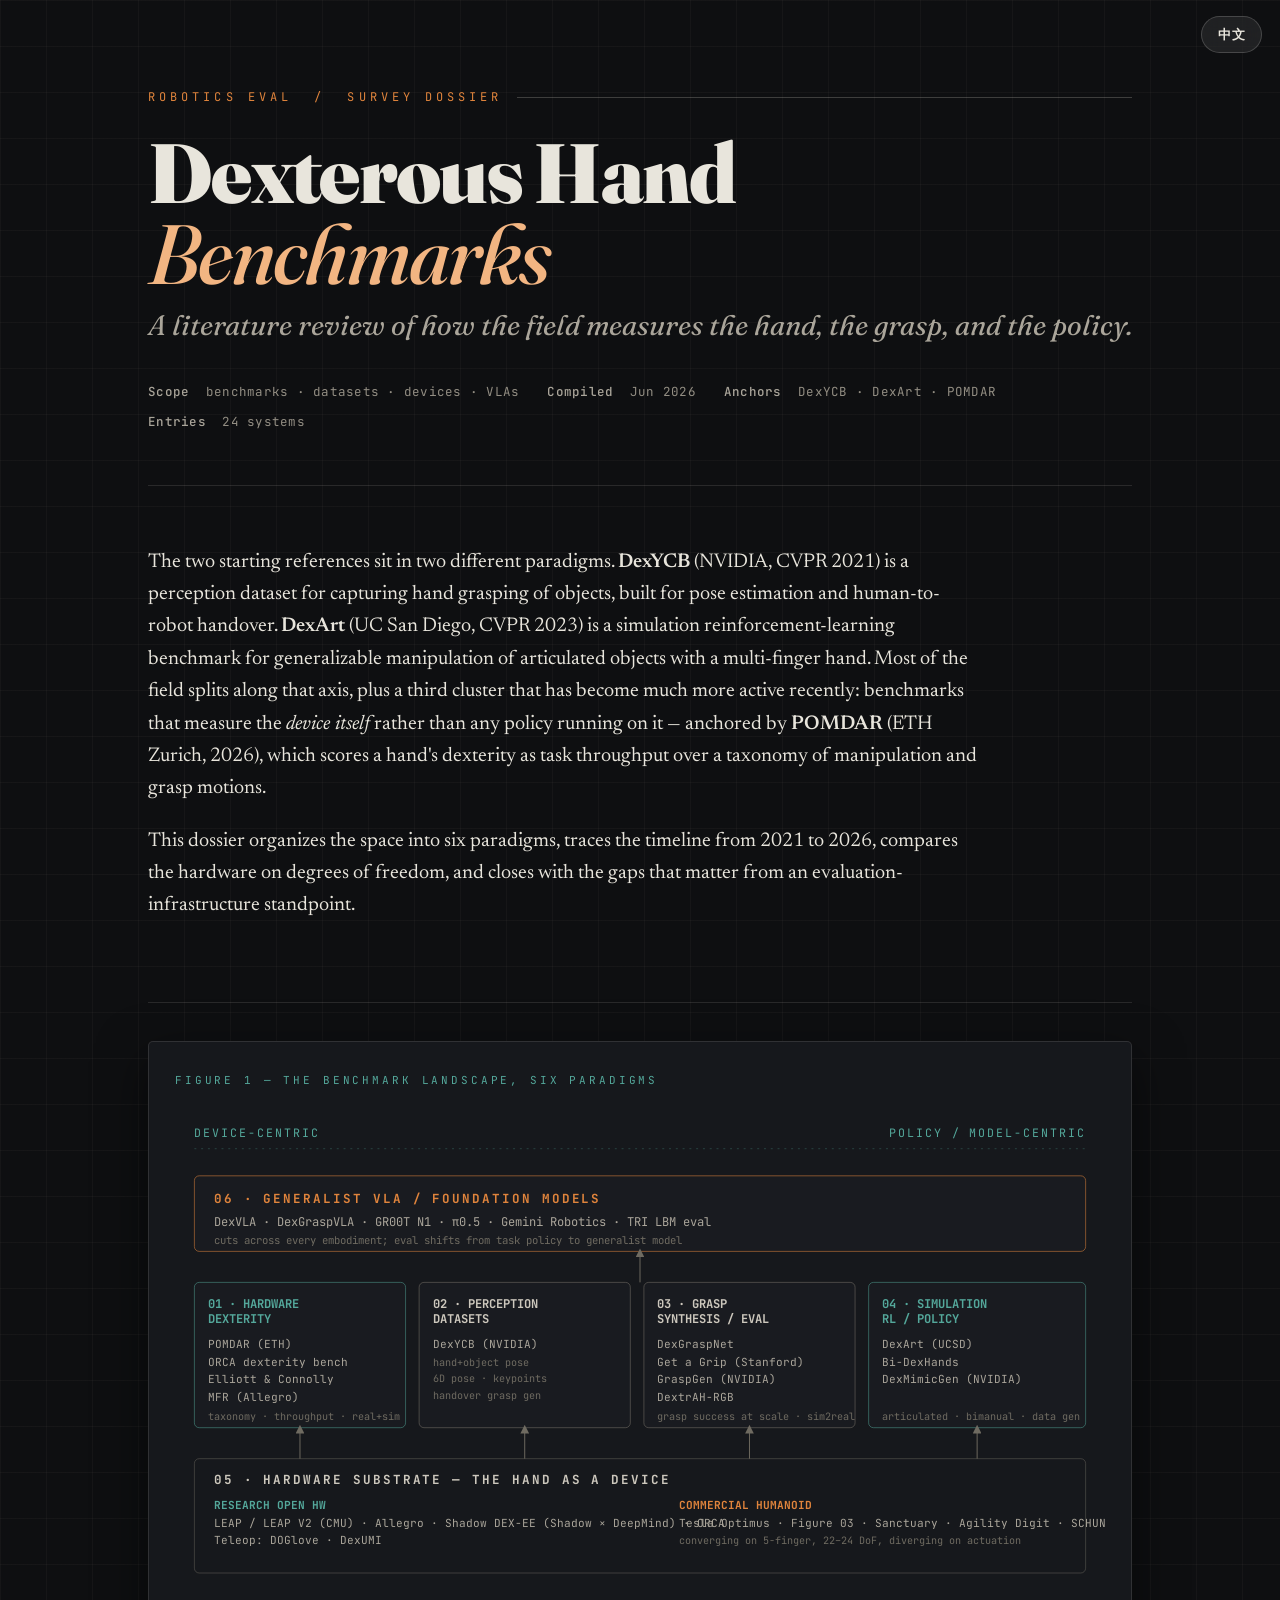
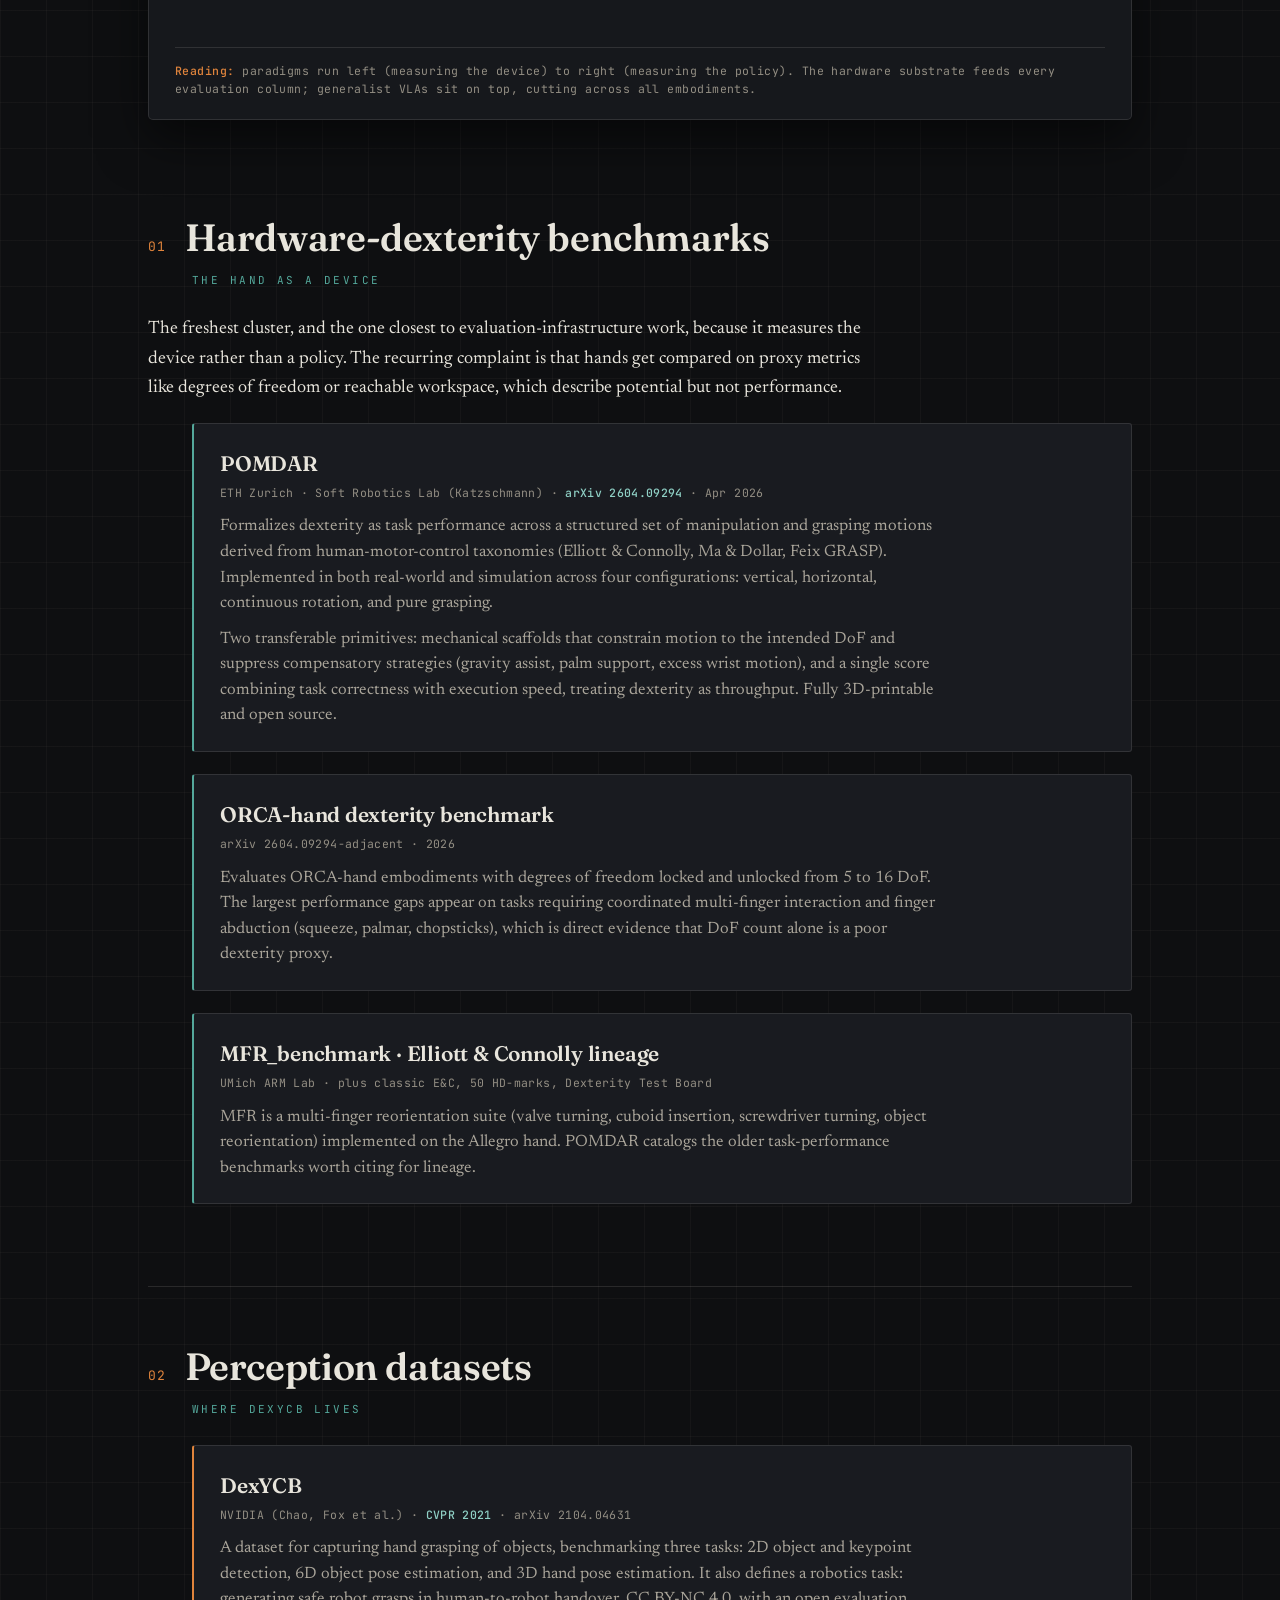
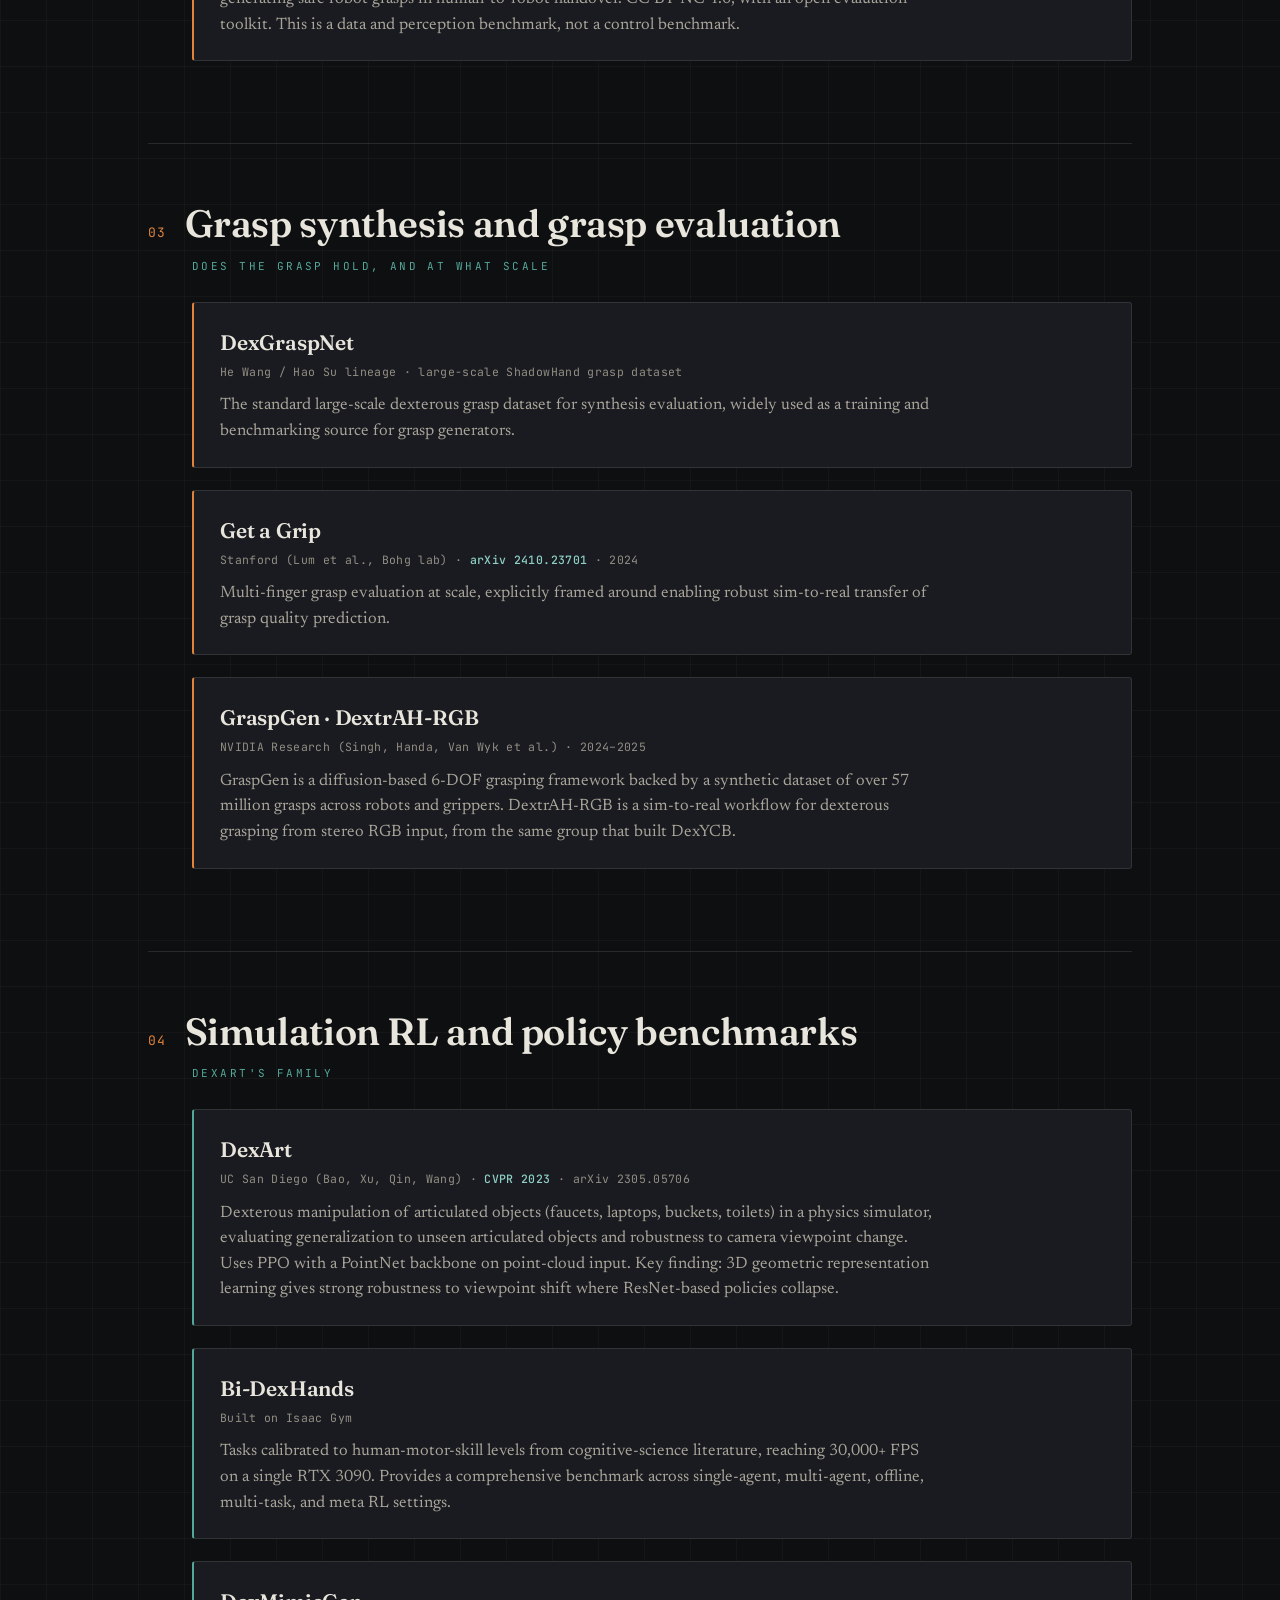
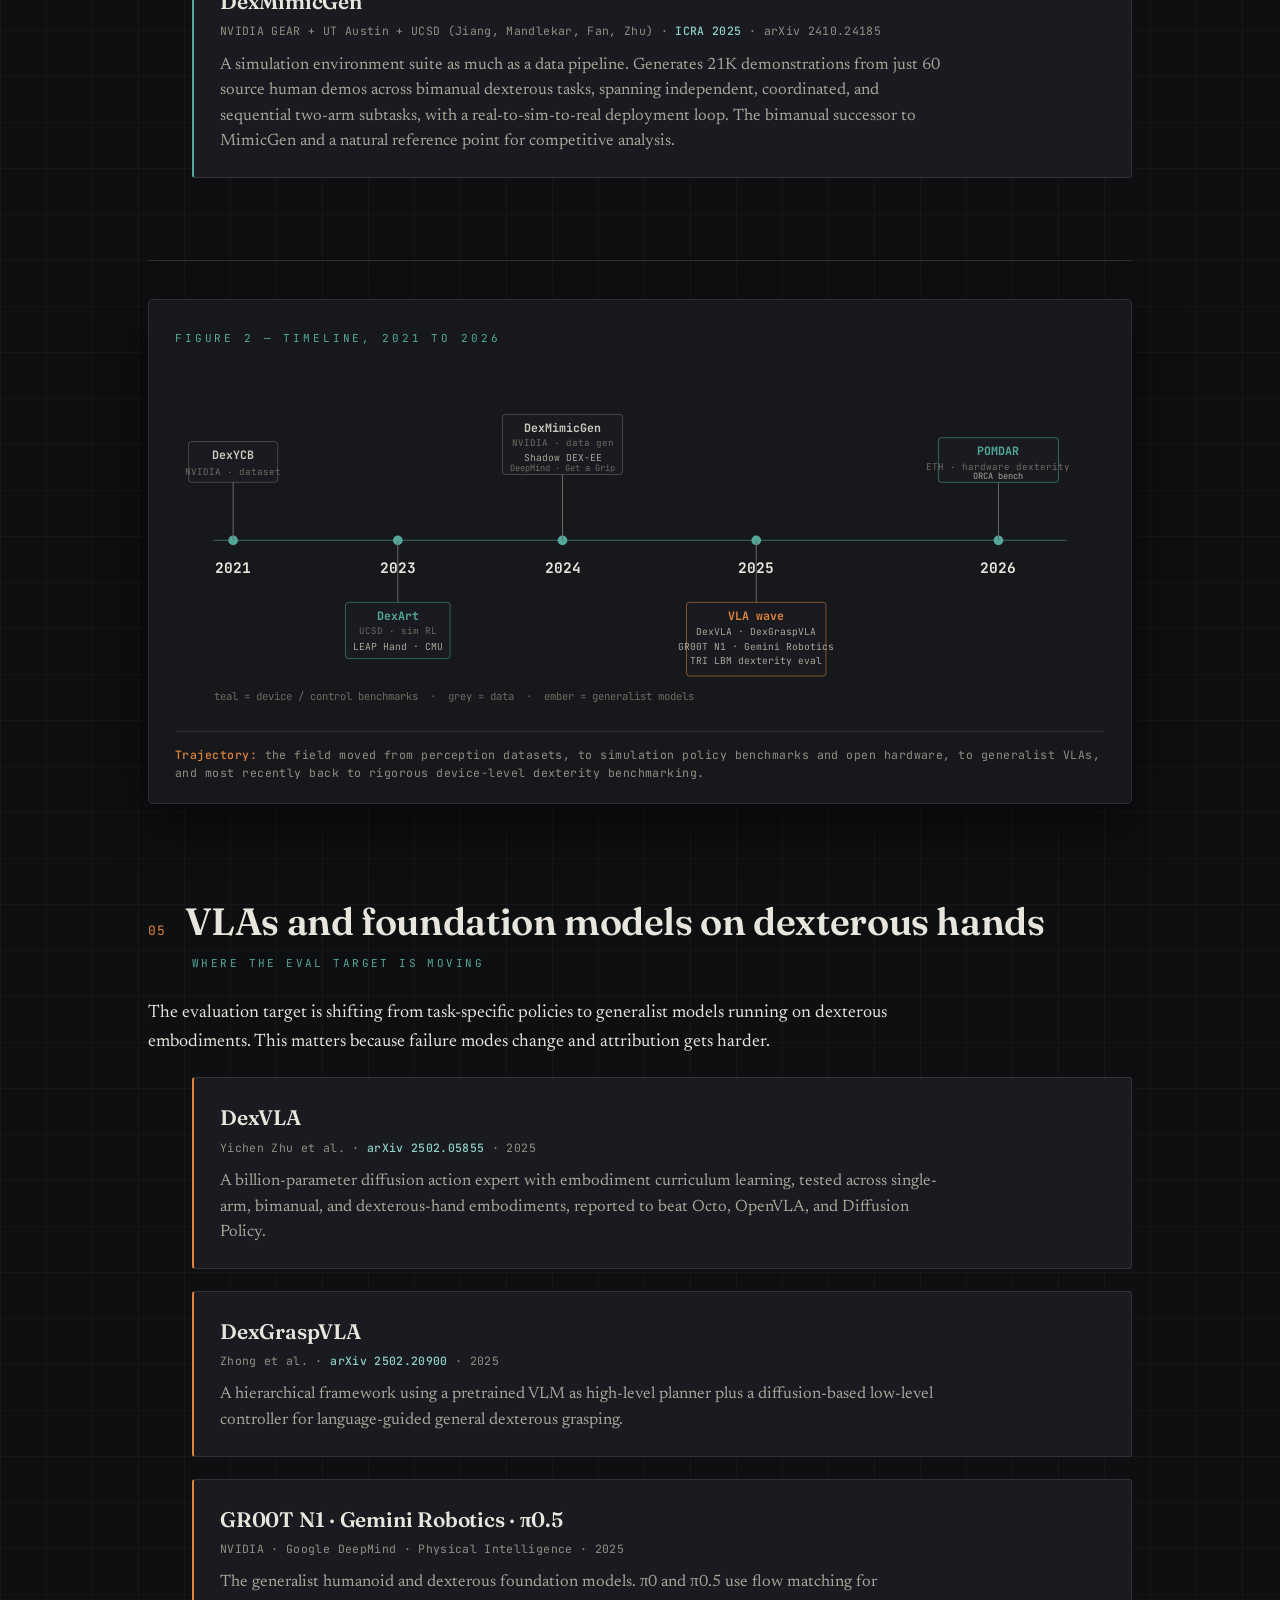
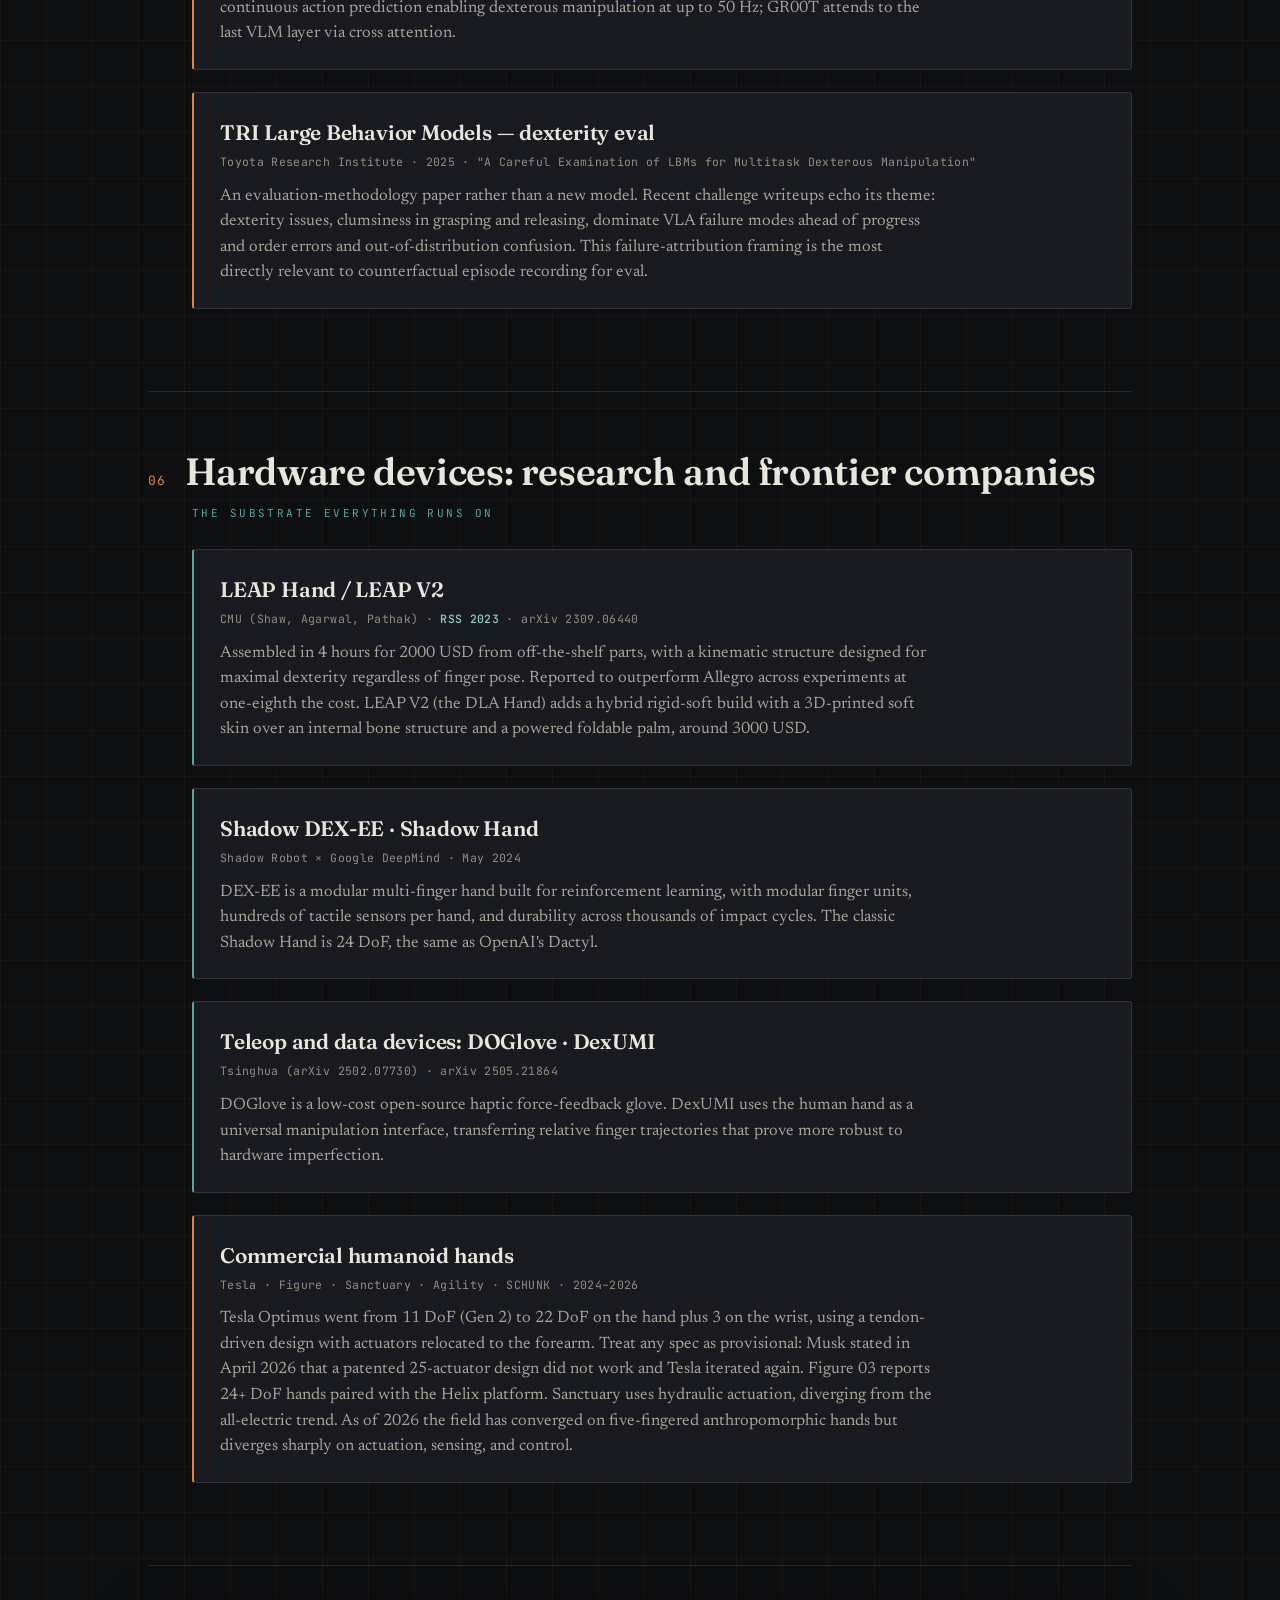
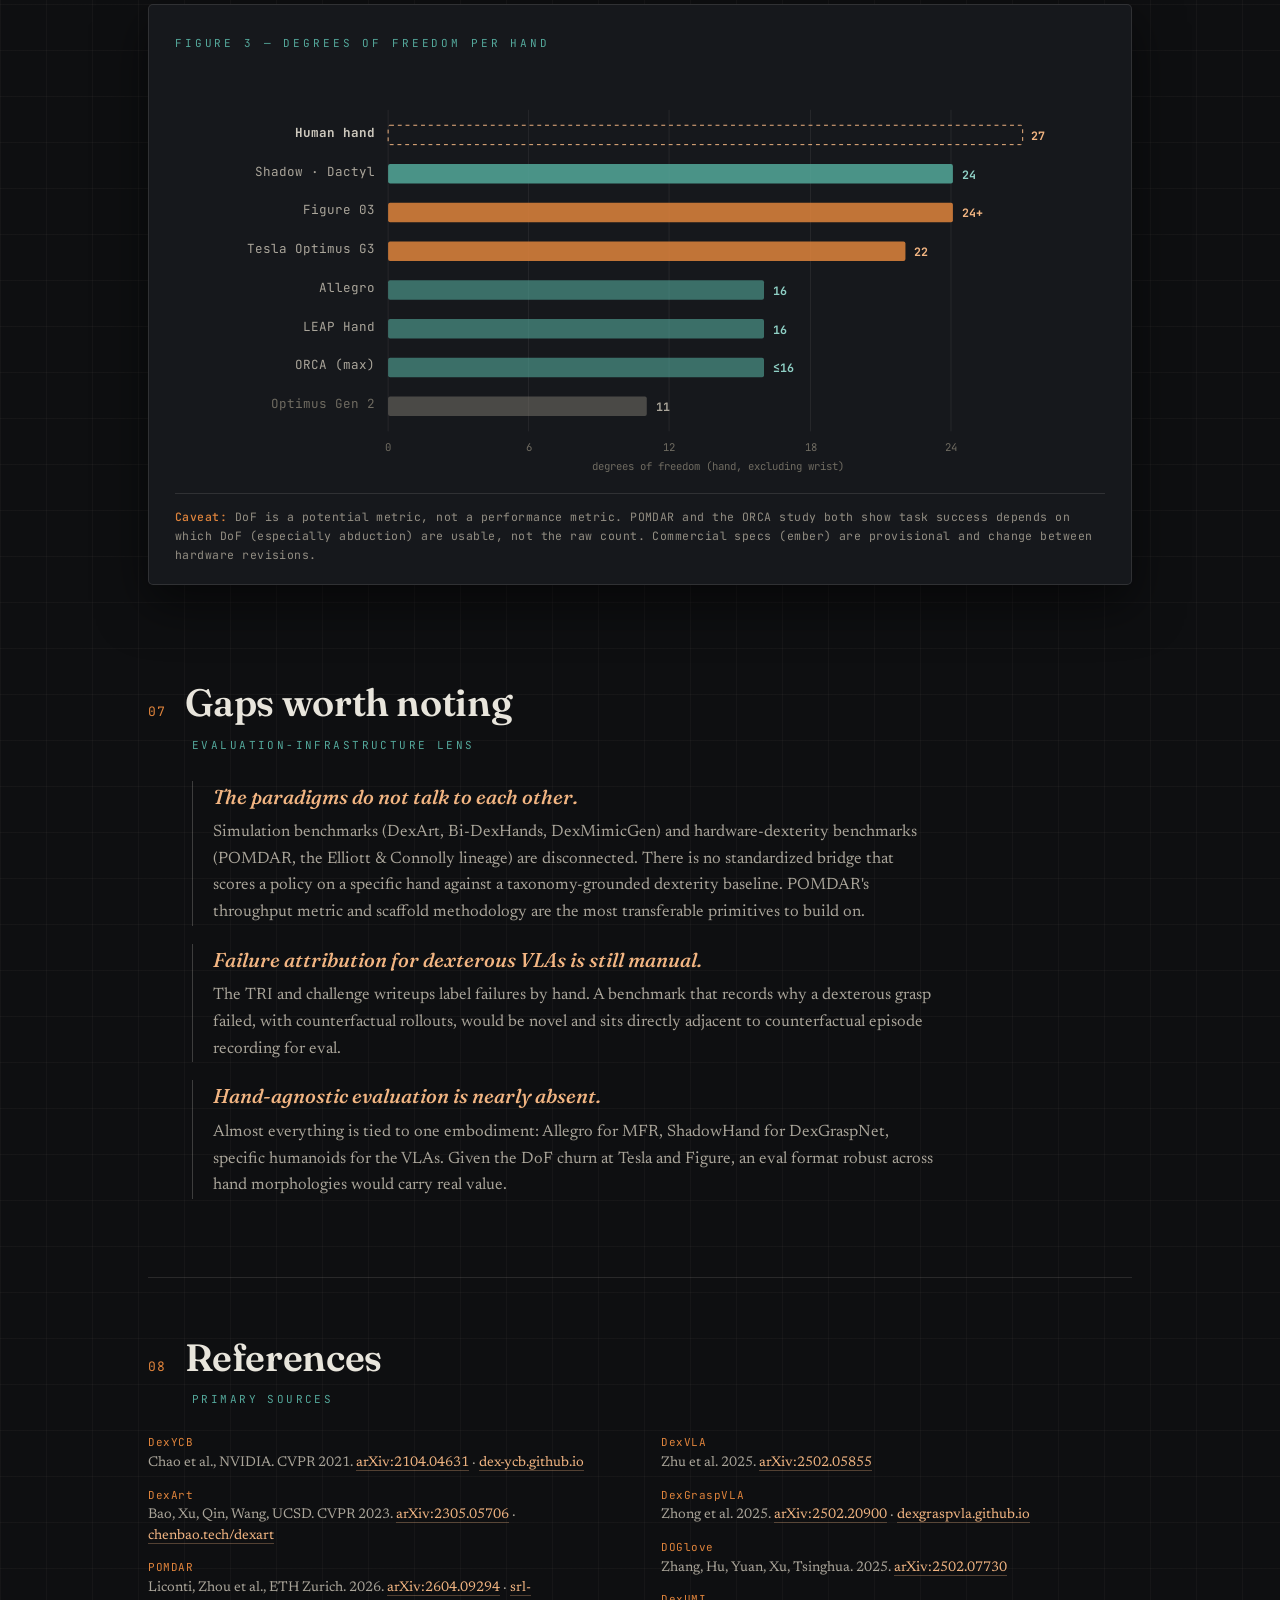
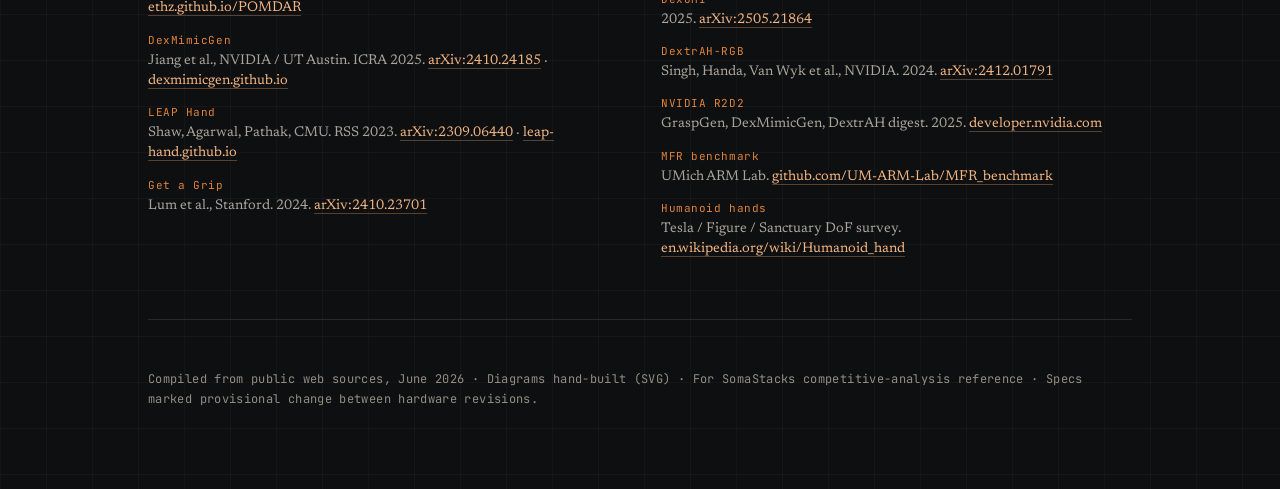
<file: dexhand_benchmarks.html>
<!DOCTYPE html>
<html lang="en">
<head>
<meta charset="UTF-8">
<meta name="viewport" content="width=device-width, initial-scale=1.0">
<title>Dexterous Hand Benchmarks — A Literature Review</title>
<link rel="preconnect" href="https://fonts.googleapis.com">
<link rel="preconnect" href="https://fonts.gstatic.com" crossorigin>
<link href="https://fonts.googleapis.com/css2?family=Fraunces:opsz,wght@9..144,400;9..144,500;9..144,600;9..144,900&family=Newsreader:ital,opsz,wght@0,6..72,400;0,6..72,500;1,6..72,400&family=JetBrains+Mono:wght@400;500;700&display=swap" rel="stylesheet">
<style>
  :root{
    --bg:#0e0f11;
    --bg-raised:#16181c;
    --bg-card:#191b20;
    --ink:#e8e5dc;
    --ink-dim:#aaa59a;
    --ink-faint:#938e83;
    --ember:#e0843c;
    --ember-soft:#f2b582;
    --teal:#54a89b;
    --teal-soft:#8fd0c5;
    --line:rgba(232,229,220,0.12);
    --line-strong:rgba(232,229,220,0.22);
    --grid:rgba(232,229,220,0.035);
    --shadow:0 18px 50px rgba(0,0,0,0.55);
  }
  *{box-sizing:border-box;}
  html{scroll-behavior:smooth;}
  body{
    margin:0;
    background:var(--bg);
    color:var(--ink);
    font-family:"Newsreader",Georgia,serif;
    font-size:18px;
    line-height:1.62;
    -webkit-font-smoothing:antialiased;
    background-image:
      linear-gradient(var(--grid) 1px,transparent 1px),
      linear-gradient(90deg,var(--grid) 1px,transparent 1px);
    background-size:46px 46px;
  }
  .wrap{max-width:1040px;margin:0 auto;padding:0 28px;}

  /* ---------- masthead ---------- */
  header.masthead{
    padding:88px 0 52px;
    border-bottom:1px solid var(--line);
    position:relative;
  }
  .kicker{
    font-family:"JetBrains Mono",monospace;
    font-size:12px;letter-spacing:0.34em;text-transform:uppercase;
    color:var(--ember);
    display:flex;align-items:center;gap:14px;margin-bottom:26px;
  }
  .kicker::after{content:"";height:1px;flex:1;background:var(--line-strong);}
  h1.title{
    font-family:"Fraunces",serif;
    font-weight:900;
    font-size:clamp(42px,7vw,84px);
    line-height:0.96;
    letter-spacing:-0.02em;
    margin:0 0 8px;
    color:var(--ink);
  }
  h1.title em{font-style:italic;color:var(--ember-soft);font-weight:500;}
  .subtitle{
    font-family:"Fraunces",serif;font-weight:400;font-style:italic;
    font-size:clamp(20px,3vw,28px);color:var(--ink-dim);margin:0 0 34px;
  }
  .meta-row{
    display:flex;flex-wrap:wrap;gap:10px 28px;
    font-family:"JetBrains Mono",monospace;font-size:12.5px;
    color:var(--ink-faint);letter-spacing:0.02em;
  }
  .meta-row b{color:var(--ink-dim);font-weight:500;}

  /* ---------- prose ---------- */
  section{padding:60px 0;border-bottom:1px solid var(--line);}
  .sec-head{display:flex;align-items:baseline;gap:18px;margin-bottom:8px;}
  .sec-num{
    font-family:"JetBrains Mono",monospace;font-size:13px;
    color:var(--ember);letter-spacing:0.1em;padding-top:6px;
  }
  h2{
    font-family:"Fraunces",serif;font-weight:600;
    font-size:clamp(26px,4vw,38px);line-height:1.04;letter-spacing:-0.01em;
    margin:0;color:var(--ink);
  }
  .sec-tag{
    font-family:"JetBrains Mono",monospace;font-size:11px;
    letter-spacing:0.22em;text-transform:uppercase;color:var(--teal);
    margin:14px 0 26px 44px;
  }
  p{margin:0 0 20px;max-width:74ch;}
  p .lead{font-size:20px;}
  a{color:var(--ember-soft);text-decoration:none;border-bottom:1px solid rgba(242,181,130,0.3);}
  a:hover{border-bottom-color:var(--ember-soft);}
  strong{color:var(--ink);font-weight:600;}
  .mono{font-family:"JetBrains Mono",monospace;font-size:0.84em;color:var(--ink-dim);}

  .intro p{font-size:20px;max-width:76ch;}

  /* ---------- entry cards ---------- */
  .entry{
    margin:0 0 22px 44px;padding:22px 26px;
    background:var(--bg-card);border:1px solid var(--line);
    border-left:2px solid var(--ember);border-radius:3px;
  }
  .entry.teal{border-left-color:var(--teal);}
  .entry h3{
    font-family:"Fraunces",serif;font-weight:600;font-size:21px;
    margin:0 0 4px;color:var(--ink);letter-spacing:-0.01em;
  }
  .entry .src{
    font-family:"JetBrains Mono",monospace;font-size:11.5px;
    color:var(--ink-faint);letter-spacing:0.03em;margin-bottom:12px;
  }
  .entry .src b{color:var(--teal-soft);font-weight:500;}
  .entry p{margin:0;font-size:16.5px;line-height:1.55;color:var(--ink-dim);max-width:80ch;}
  .entry p + p{margin-top:10px;}

  /* ---------- figure blocks ---------- */
  figure{margin:38px 0;padding:0;}
  .figframe{
    background:var(--bg-raised);border:1px solid var(--line);
    border-radius:5px;padding:30px 26px 20px;box-shadow:var(--shadow);
    overflow:hidden;
  }
  figcaption{
    font-family:"JetBrains Mono",monospace;font-size:11.5px;
    color:var(--ink-faint);letter-spacing:0.04em;margin-top:16px;
    padding-top:14px;border-top:1px solid var(--line);
  }
  figcaption b{color:var(--ember);font-weight:500;}
  .figlabel{
    font-family:"JetBrains Mono",monospace;font-size:11px;
    letter-spacing:0.26em;text-transform:uppercase;color:var(--teal);
    margin-bottom:18px;
  }
  svg{display:block;width:100%;height:auto;}
  svg text{font-family:"JetBrains Mono",monospace;}

  /* ---------- gaps list ---------- */
  .gap{margin:0 0 18px 44px;padding-left:20px;border-left:1px solid var(--line-strong);}
  .gap h3{font-family:"Fraunces",serif;font-weight:500;font-style:italic;font-size:20px;color:var(--ember-soft);margin:0 0 6px;}
  .gap p{font-size:16.5px;color:var(--ink-dim);margin:0;max-width:80ch;}

  /* ---------- references ---------- */
  .refs{columns:2;column-gap:42px;margin-left:0;}
  .refs .ref{
    break-inside:avoid;margin-bottom:14px;
    font-size:14px;line-height:1.45;color:var(--ink-dim);
  }
  .refs .ref .tag{
    font-family:"JetBrains Mono",monospace;font-size:11px;color:var(--ember);
    display:block;letter-spacing:0.05em;margin-bottom:2px;
  }
  footer{padding:50px 0 80px;color:var(--ink-faint);font-family:"JetBrains Mono",monospace;font-size:12px;letter-spacing:0.03em;}

  @media(max-width:720px){
    body{font-size:17px;}
    .sec-tag,.entry,.gap{margin-left:0;}
    .refs{columns:1;}
    .meta-row{gap:8px 18px;}
  }
  .langswitch{position:fixed;top:16px;right:18px;z-index:1000;font:600 13px/1 -apple-system,system-ui,"Noto Sans CJK SC","Microsoft YaHei",sans-serif;letter-spacing:.02em;padding:11px 16px;border-radius:999px;text-decoration:none;color:inherit;background:rgba(128,128,128,.16);border:1px solid rgba(128,128,128,.4);backdrop-filter:blur(10px);-webkit-backdrop-filter:blur(10px);transition:background .2s,border-color .2s,transform .2s}
  .langswitch:hover{background:rgba(128,128,128,.3);transform:translateY(-1px)}
  a:focus-visible,button:focus-visible,.langswitch:focus-visible{outline:2px solid currentColor;outline-offset:3px;border-radius:3px}
  @media (prefers-reduced-motion: reduce){
    *,*::before,*::after{animation-duration:.001ms!important;animation-iteration-count:1!important;transition-duration:.001ms!important;scroll-behavior:auto!important}
    .langswitch:hover{transform:none}
  }
</style>
</head>
<body>
<a class="langswitch" href="dexhand_benchmarks.zh.html" hreflang="zh-Hans" lang="zh-CN" aria-label="切换到中文">中文</a>
<div class="wrap">

  <header class="masthead">
    <div class="kicker">Robotics Eval &nbsp;/&nbsp; Survey Dossier</div>
    <h1 class="title">Dexterous Hand<br><em>Benchmarks</em></h1>
    <div class="subtitle">A literature review of how the field measures the hand, the grasp, and the policy.</div>
    <div class="meta-row">
      <span><b>Scope</b> &nbsp;benchmarks · datasets · devices · VLAs</span>
      <span><b>Compiled</b> &nbsp;Jun 2026</span>
      <span><b>Anchors</b> &nbsp;DexYCB · DexArt · POMDAR</span>
      <span><b>Entries</b> &nbsp;24 systems</span>
    </div>
  </header>

  <section class="intro">
    <p class="lead">The two starting references sit in two different paradigms. <strong>DexYCB</strong> (NVIDIA, CVPR 2021) is a perception dataset for capturing hand grasping of objects, built for pose estimation and human-to-robot handover. <strong>DexArt</strong> (UC San Diego, CVPR 2023) is a simulation reinforcement-learning benchmark for generalizable manipulation of articulated objects with a multi-finger hand. Most of the field splits along that axis, plus a third cluster that has become much more active recently: benchmarks that measure the <em>device itself</em> rather than any policy running on it — anchored by <strong>POMDAR</strong> (ETH Zurich, 2026), which scores a hand's dexterity as task throughput over a taxonomy of manipulation and grasp motions.</p>
    <p>This dossier organizes the space into six paradigms, traces the timeline from 2021 to 2026, compares the hardware on degrees of freedom, and closes with the gaps that matter from an evaluation-infrastructure standpoint.</p>
  </section>

  <!-- ============ FIGURE 1: TAXONOMY MAP ============ -->
  <figure>
    <div class="figframe">
      <div class="figlabel">Figure 1 — The benchmark landscape, six paradigms</div>
      <svg viewBox="0 0 960 540" xmlns="http://www.w3.org/2000/svg" role="img" aria-label="Taxonomy map of dexterous hand benchmark paradigms">
        <defs>
          <marker id="arrow" markerWidth="9" markerHeight="9" refX="6" refY="4.5" orient="auto">
            <path d="M0,0 L9,4.5 L0,9 Z" fill="#6f6b61"/>
          </marker>
        </defs>
        <!-- axis label -->
        <text x="20" y="30" fill="#54a89b" font-size="12" letter-spacing="2">DEVICE-CENTRIC</text>
        <text x="940" y="30" fill="#54a89b" font-size="12" letter-spacing="2" text-anchor="end">POLICY / MODEL-CENTRIC</text>
        <line x1="20" y1="42" x2="940" y2="42" stroke="#54a89b" stroke-opacity="0.3" stroke-dasharray="2 5"/>

        <!-- TOP BAND: VLA layer spanning across -->
        <rect x="20" y="70" width="920" height="78" rx="5" fill="#191b20" stroke="#e0843c" stroke-opacity="0.55"/>
        <text x="40" y="98" fill="#e0843c" font-size="13" font-weight="700" letter-spacing="2">06 · GENERALIST VLA / FOUNDATION MODELS</text>
        <text x="40" y="122" fill="#aaa59a" font-size="12.5">DexVLA · DexGraspVLA · GR00T N1 · &#960;0.5 · Gemini Robotics · TRI LBM eval</text>
        <text x="40" y="140" fill="#6f6b61" font-size="11">cuts across every embodiment; eval shifts from task policy to generalist model</text>

        <!-- MIDDLE: four paradigm columns -->
        <!-- col 1 hardware-dex -->
        <rect x="20" y="180" width="218" height="150" rx="5" fill="#191b20" stroke="#54a89b" stroke-opacity="0.5"/>
        <text x="34" y="206" fill="#54a89b" font-size="12.5" font-weight="700">01 · HARDWARE</text>
        <text x="34" y="222" fill="#54a89b" font-size="12.5" font-weight="700">DEXTERITY</text>
        <text x="34" y="248" fill="#aaa59a" font-size="11.5">POMDAR (ETH)</text>
        <text x="34" y="266" fill="#aaa59a" font-size="11.5">ORCA dexterity bench</text>
        <text x="34" y="284" fill="#aaa59a" font-size="11.5">Elliott &amp; Connolly</text>
        <text x="34" y="302" fill="#aaa59a" font-size="11.5">MFR (Allegro)</text>
        <text x="34" y="322" fill="#6f6b61" font-size="10.5">taxonomy · throughput · real+sim</text>

        <!-- col 2 perception -->
        <rect x="252" y="180" width="218" height="150" rx="5" fill="#191b20" stroke="#7f7a70" stroke-opacity="0.5"/>
        <text x="266" y="206" fill="#cdc8bd" font-size="12.5" font-weight="700">02 · PERCEPTION</text>
        <text x="266" y="222" fill="#cdc8bd" font-size="12.5" font-weight="700">DATASETS</text>
        <text x="266" y="248" fill="#aaa59a" font-size="11.5">DexYCB (NVIDIA)</text>
        <text x="266" y="266" fill="#6f6b61" font-size="10.5">hand+object pose</text>
        <text x="266" y="283" fill="#6f6b61" font-size="10.5">6D pose · keypoints</text>
        <text x="266" y="300" fill="#6f6b61" font-size="10.5">handover grasp gen</text>

        <!-- col 3 grasp synthesis -->
        <rect x="484" y="180" width="218" height="150" rx="5" fill="#191b20" stroke="#7f7a70" stroke-opacity="0.5"/>
        <text x="498" y="206" fill="#cdc8bd" font-size="12.5" font-weight="700">03 · GRASP</text>
        <text x="498" y="222" fill="#cdc8bd" font-size="12.5" font-weight="700">SYNTHESIS / EVAL</text>
        <text x="498" y="248" fill="#aaa59a" font-size="11.5">DexGraspNet</text>
        <text x="498" y="266" fill="#aaa59a" font-size="11.5">Get a Grip (Stanford)</text>
        <text x="498" y="284" fill="#aaa59a" font-size="11.5">GraspGen (NVIDIA)</text>
        <text x="498" y="302" fill="#aaa59a" font-size="11.5">DextrAH-RGB</text>
        <text x="498" y="322" fill="#6f6b61" font-size="10.5">grasp success at scale · sim2real</text>

        <!-- col 4 sim RL -->
        <rect x="716" y="180" width="224" height="150" rx="5" fill="#191b20" stroke="#54a89b" stroke-opacity="0.5"/>
        <text x="730" y="206" fill="#54a89b" font-size="12.5" font-weight="700">04 · SIMULATION</text>
        <text x="730" y="222" fill="#54a89b" font-size="12.5" font-weight="700">RL / POLICY</text>
        <text x="730" y="248" fill="#aaa59a" font-size="11.5">DexArt (UCSD)</text>
        <text x="730" y="266" fill="#aaa59a" font-size="11.5">Bi-DexHands</text>
        <text x="730" y="284" fill="#aaa59a" font-size="11.5">DexMimicGen (NVIDIA)</text>
        <text x="730" y="322" fill="#6f6b61" font-size="10.5">articulated · bimanual · data gen</text>

        <!-- BOTTOM BAND: hardware substrate -->
        <rect x="20" y="362" width="920" height="118" rx="5" fill="#16181c" stroke="#7f7a70" stroke-opacity="0.4"/>
        <text x="40" y="388" fill="#cdc8bd" font-size="13" font-weight="700" letter-spacing="2">05 · HARDWARE SUBSTRATE — THE HAND AS A DEVICE</text>
        <text x="40" y="414" fill="#54a89b" font-size="11.5" font-weight="700">RESEARCH OPEN HW</text>
        <text x="40" y="432" fill="#aaa59a" font-size="11.5">LEAP / LEAP V2 (CMU) · Allegro · Shadow DEX-EE (Shadow × DeepMind) · ORCA</text>
        <text x="40" y="450" fill="#aaa59a" font-size="11.5">Teleop: DOGlove · DexUMI</text>
        <text x="520" y="414" fill="#e0843c" font-size="11.5" font-weight="700">COMMERCIAL HUMANOID</text>
        <text x="520" y="432" fill="#aaa59a" font-size="11.5">Tesla Optimus · Figure 03 · Sanctuary · Agility Digit · SCHUNK SVH</text>
        <text x="520" y="450" fill="#6f6b61" font-size="10.5">converging on 5-finger, 22–24 DoF, diverging on actuation</text>

        <!-- connectors -->
        <line x1="129" y1="362" x2="129" y2="330" stroke="#6f6b61" marker-end="url(#arrow)"/>
        <line x1="361" y1="362" x2="361" y2="330" stroke="#6f6b61" marker-end="url(#arrow)"/>
        <line x1="593" y1="362" x2="593" y2="330" stroke="#6f6b61" marker-end="url(#arrow)"/>
        <line x1="828" y1="362" x2="828" y2="330" stroke="#6f6b61" marker-end="url(#arrow)"/>
        <line x1="480" y1="180" x2="480" y2="148" stroke="#6f6b61" marker-end="url(#arrow)"/>
      </svg>
      <figcaption><b>Reading:</b> paradigms run left (measuring the device) to right (measuring the policy). The hardware substrate feeds every evaluation column; generalist VLAs sit on top, cutting across all embodiments.</figcaption>
    </div>
  </figure>

  <!-- ============ 01 HARDWARE DEXTERITY ============ -->
  <section>
    <div class="sec-head"><span class="sec-num">01</span><h2>Hardware-dexterity benchmarks</h2></div>
    <div class="sec-tag">The hand as a device</div>
    <p>The freshest cluster, and the one closest to evaluation-infrastructure work, because it measures the device rather than a policy. The recurring complaint is that hands get compared on proxy metrics like degrees of freedom or reachable workspace, which describe potential but not performance.</p>

    <div class="entry teal">
      <h3>POMDAR</h3>
      <div class="src">ETH Zurich · Soft Robotics Lab (Katzschmann) · <b>arXiv 2604.09294</b> · Apr 2026</div>
      <p>Formalizes dexterity as task performance across a structured set of manipulation and grasping motions derived from human-motor-control taxonomies (Elliott &amp; Connolly, Ma &amp; Dollar, Feix GRASP). Implemented in both real-world and simulation across four configurations: vertical, horizontal, continuous rotation, and pure grasping.</p>
      <p>Two transferable primitives: mechanical scaffolds that constrain motion to the intended DoF and suppress compensatory strategies (gravity assist, palm support, excess wrist motion), and a single score combining task correctness with execution speed, treating dexterity as throughput. Fully 3D-printable and open source.</p>
    </div>

    <div class="entry teal">
      <h3>ORCA-hand dexterity benchmark</h3>
      <div class="src">arXiv 2604.09294-adjacent · 2026</div>
      <p>Evaluates ORCA-hand embodiments with degrees of freedom locked and unlocked from 5 to 16 DoF. The largest performance gaps appear on tasks requiring coordinated multi-finger interaction and finger abduction (squeeze, palmar, chopsticks), which is direct evidence that DoF count alone is a poor dexterity proxy.</p>
    </div>

    <div class="entry teal">
      <h3>MFR_benchmark · Elliott &amp; Connolly lineage</h3>
      <div class="src">UMich ARM Lab · plus classic E&amp;C, 50 HD-marks, Dexterity Test Board</div>
      <p>MFR is a multi-finger reorientation suite (valve turning, cuboid insertion, screwdriver turning, object reorientation) implemented on the Allegro hand. POMDAR catalogs the older task-performance benchmarks worth citing for lineage.</p>
    </div>
  </section>

  <!-- ============ 02 PERCEPTION ============ -->
  <section>
    <div class="sec-head"><span class="sec-num">02</span><h2>Perception datasets</h2></div>
    <div class="sec-tag">Where DexYCB lives</div>
    <div class="entry">
      <h3>DexYCB</h3>
      <div class="src">NVIDIA (Chao, Fox et al.) · <b>CVPR 2021</b> · arXiv 2104.04631</div>
      <p>A dataset for capturing hand grasping of objects, benchmarking three tasks: 2D object and keypoint detection, 6D object pose estimation, and 3D hand pose estimation. It also defines a robotics task: generating safe robot grasps in human-to-robot handover. CC BY-NC 4.0, with an open evaluation toolkit. This is a data and perception benchmark, not a control benchmark.</p>
    </div>
  </section>

  <!-- ============ 03 GRASP SYNTHESIS ============ -->
  <section>
    <div class="sec-head"><span class="sec-num">03</span><h2>Grasp synthesis and grasp evaluation</h2></div>
    <div class="sec-tag">Does the grasp hold, and at what scale</div>
    <div class="entry">
      <h3>DexGraspNet</h3>
      <div class="src">He Wang / Hao Su lineage · large-scale ShadowHand grasp dataset</div>
      <p>The standard large-scale dexterous grasp dataset for synthesis evaluation, widely used as a training and benchmarking source for grasp generators.</p>
    </div>
    <div class="entry">
      <h3>Get a Grip</h3>
      <div class="src">Stanford (Lum et al., Bohg lab) · <b>arXiv 2410.23701</b> · 2024</div>
      <p>Multi-finger grasp evaluation at scale, explicitly framed around enabling robust sim-to-real transfer of grasp quality prediction.</p>
    </div>
    <div class="entry">
      <h3>GraspGen · DextrAH-RGB</h3>
      <div class="src">NVIDIA Research (Singh, Handa, Van Wyk et al.) · 2024–2025</div>
      <p>GraspGen is a diffusion-based 6-DOF grasping framework backed by a synthetic dataset of over 57 million grasps across robots and grippers. DextrAH-RGB is a sim-to-real workflow for dexterous grasping from stereo RGB input, from the same group that built DexYCB.</p>
    </div>
  </section>

  <!-- ============ 04 SIM RL ============ -->
  <section>
    <div class="sec-head"><span class="sec-num">04</span><h2>Simulation RL and policy benchmarks</h2></div>
    <div class="sec-tag">DexArt's family</div>
    <div class="entry teal">
      <h3>DexArt</h3>
      <div class="src">UC San Diego (Bao, Xu, Qin, Wang) · <b>CVPR 2023</b> · arXiv 2305.05706</div>
      <p>Dexterous manipulation of articulated objects (faucets, laptops, buckets, toilets) in a physics simulator, evaluating generalization to unseen articulated objects and robustness to camera viewpoint change. Uses PPO with a PointNet backbone on point-cloud input. Key finding: 3D geometric representation learning gives strong robustness to viewpoint shift where ResNet-based policies collapse.</p>
    </div>
    <div class="entry teal">
      <h3>Bi-DexHands</h3>
      <div class="src">Built on Isaac Gym</div>
      <p>Tasks calibrated to human-motor-skill levels from cognitive-science literature, reaching 30,000+ FPS on a single RTX 3090. Provides a comprehensive benchmark across single-agent, multi-agent, offline, multi-task, and meta RL settings.</p>
    </div>
    <div class="entry teal">
      <h3>DexMimicGen</h3>
      <div class="src">NVIDIA GEAR + UT Austin + UCSD (Jiang, Mandlekar, Fan, Zhu) · <b>ICRA 2025</b> · arXiv 2410.24185</div>
      <p>A simulation environment suite as much as a data pipeline. Generates 21K demonstrations from just 60 source human demos across bimanual dexterous tasks, spanning independent, coordinated, and sequential two-arm subtasks, with a real-to-sim-to-real deployment loop. The bimanual successor to MimicGen and a natural reference point for competitive analysis.</p>
    </div>
  </section>

  <!-- ============ FIGURE 2: TIMELINE ============ -->
  <figure>
    <div class="figframe">
      <div class="figlabel">Figure 2 — Timeline, 2021 to 2026</div>
      <svg viewBox="0 0 960 360" xmlns="http://www.w3.org/2000/svg" role="img" aria-label="Timeline of dexterous hand benchmarks and models 2021 to 2026">
        <!-- baseline -->
        <line x1="40" y1="180" x2="920" y2="180" stroke="#54a89b" stroke-opacity="0.45" stroke-width="1.5"/>
        <!-- year ticks -->
        <g fill="#e8e5dc" font-size="15" font-weight="700">
          <text x="60"  y="214" text-anchor="middle">2021</text>
          <text x="230" y="214" text-anchor="middle">2023</text>
          <text x="400" y="214" text-anchor="middle">2024</text>
          <text x="600" y="214" text-anchor="middle">2025</text>
          <text x="850" y="214" text-anchor="middle">2026</text>
        </g>
        <g fill="#54a89b">
          <circle cx="60" cy="180" r="5"/><circle cx="230" cy="180" r="5"/>
          <circle cx="400" cy="180" r="5"/><circle cx="600" cy="180" r="5"/>
          <circle cx="850" cy="180" r="5"/>
        </g>

        <!-- 2021 above -->
        <line x1="60" y1="180" x2="60" y2="120" stroke="#6f6b61"/>
        <rect x="14" y="78" width="92" height="42" rx="3" fill="#191b20" stroke="#7f7a70" stroke-opacity="0.5"/>
        <text x="60" y="96" text-anchor="middle" fill="#cdc8bd" font-size="12" font-weight="700">DexYCB</text>
        <text x="60" y="112" text-anchor="middle" fill="#6f6b61" font-size="9.5">NVIDIA · dataset</text>

        <!-- 2023 below -->
        <line x1="230" y1="180" x2="230" y2="244" stroke="#6f6b61"/>
        <rect x="176" y="244" width="108" height="58" rx="3" fill="#191b20" stroke="#54a89b" stroke-opacity="0.5"/>
        <text x="230" y="262" text-anchor="middle" fill="#54a89b" font-size="12" font-weight="700">DexArt</text>
        <text x="230" y="277" text-anchor="middle" fill="#6f6b61" font-size="9.5">UCSD · sim RL</text>
        <text x="230" y="293" text-anchor="middle" fill="#aaa59a" font-size="10">LEAP Hand · CMU</text>

        <!-- 2024 above -->
        <line x1="400" y1="180" x2="400" y2="112" stroke="#6f6b61"/>
        <rect x="338" y="50" width="124" height="62" rx="3" fill="#191b20" stroke="#7f7a70" stroke-opacity="0.5"/>
        <text x="400" y="68" text-anchor="middle" fill="#cdc8bd" font-size="12" font-weight="700">DexMimicGen</text>
        <text x="400" y="83" text-anchor="middle" fill="#6f6b61" font-size="9.5">NVIDIA · data gen</text>
        <text x="400" y="98" text-anchor="middle" fill="#aaa59a" font-size="10">Shadow DEX-EE</text>
        <text x="400" y="108" text-anchor="middle" fill="#6f6b61" font-size="9">DeepMind · Get a Grip</text>

        <!-- 2025 below -->
        <line x1="600" y1="180" x2="600" y2="244" stroke="#6f6b61"/>
        <rect x="528" y="244" width="144" height="76" rx="3" fill="#191b20" stroke="#e0843c" stroke-opacity="0.55"/>
        <text x="600" y="262" text-anchor="middle" fill="#e0843c" font-size="12" font-weight="700">VLA wave</text>
        <text x="600" y="278" text-anchor="middle" fill="#aaa59a" font-size="10">DexVLA · DexGraspVLA</text>
        <text x="600" y="293" text-anchor="middle" fill="#aaa59a" font-size="10">GR00T N1 · Gemini Robotics</text>
        <text x="600" y="308" text-anchor="middle" fill="#aaa59a" font-size="10">TRI LBM dexterity eval</text>

        <!-- 2026 above -->
        <line x1="850" y1="180" x2="850" y2="120" stroke="#6f6b61"/>
        <rect x="788" y="74" width="124" height="46" rx="3" fill="#191b20" stroke="#54a89b" stroke-opacity="0.55"/>
        <text x="850" y="92" text-anchor="middle" fill="#54a89b" font-size="12" font-weight="700">POMDAR</text>
        <text x="850" y="107" text-anchor="middle" fill="#6f6b61" font-size="9.5">ETH · hardware dexterity</text>
        <text x="850" y="117" text-anchor="middle" fill="#aaa59a" font-size="9">ORCA bench</text>

        <text x="40" y="345" fill="#6f6b61" font-size="11">teal = device / control benchmarks &nbsp;·&nbsp; grey = data &nbsp;·&nbsp; ember = generalist models</text>
      </svg>
      <figcaption><b>Trajectory:</b> the field moved from perception datasets, to simulation policy benchmarks and open hardware, to generalist VLAs, and most recently back to rigorous device-level dexterity benchmarking.</figcaption>
    </div>
  </figure>

  <!-- ============ 05 VLA ============ -->
  <section>
    <div class="sec-head"><span class="sec-num">05</span><h2>VLAs and foundation models on dexterous hands</h2></div>
    <div class="sec-tag">Where the eval target is moving</div>
    <p>The evaluation target is shifting from task-specific policies to generalist models running on dexterous embodiments. This matters because failure modes change and attribution gets harder.</p>
    <div class="entry">
      <h3>DexVLA</h3>
      <div class="src">Yichen Zhu et al. · <b>arXiv 2502.05855</b> · 2025</div>
      <p>A billion-parameter diffusion action expert with embodiment curriculum learning, tested across single-arm, bimanual, and dexterous-hand embodiments, reported to beat Octo, OpenVLA, and Diffusion Policy.</p>
    </div>
    <div class="entry">
      <h3>DexGraspVLA</h3>
      <div class="src">Zhong et al. · <b>arXiv 2502.20900</b> · 2025</div>
      <p>A hierarchical framework using a pretrained VLM as high-level planner plus a diffusion-based low-level controller for language-guided general dexterous grasping.</p>
    </div>
    <div class="entry">
      <h3>GR00T N1 · Gemini Robotics · &#960;0.5</h3>
      <div class="src">NVIDIA · Google DeepMind · Physical Intelligence · 2025</div>
      <p>The generalist humanoid and dexterous foundation models. &#960;0 and &#960;0.5 use flow matching for continuous action prediction enabling dexterous manipulation at up to 50 Hz; GR00T attends to the last VLM layer via cross attention.</p>
    </div>
    <div class="entry">
      <h3>TRI Large Behavior Models — dexterity eval</h3>
      <div class="src">Toyota Research Institute · 2025 · "A Careful Examination of LBMs for Multitask Dexterous Manipulation"</div>
      <p>An evaluation-methodology paper rather than a new model. Recent challenge writeups echo its theme: dexterity issues, clumsiness in grasping and releasing, dominate VLA failure modes ahead of progress and order errors and out-of-distribution confusion. This failure-attribution framing is the most directly relevant to counterfactual episode recording for eval.</p>
    </div>
  </section>

  <!-- ============ 06 HARDWARE DEVICES ============ -->
  <section>
    <div class="sec-head"><span class="sec-num">06</span><h2>Hardware devices: research and frontier companies</h2></div>
    <div class="sec-tag">The substrate everything runs on</div>
    <div class="entry teal">
      <h3>LEAP Hand / LEAP V2</h3>
      <div class="src">CMU (Shaw, Agarwal, Pathak) · <b>RSS 2023</b> · arXiv 2309.06440</div>
      <p>Assembled in 4 hours for 2000 USD from off-the-shelf parts, with a kinematic structure designed for maximal dexterity regardless of finger pose. Reported to outperform Allegro across experiments at one-eighth the cost. LEAP V2 (the DLA Hand) adds a hybrid rigid-soft build with a 3D-printed soft skin over an internal bone structure and a powered foldable palm, around 3000 USD.</p>
    </div>
    <div class="entry teal">
      <h3>Shadow DEX-EE · Shadow Hand</h3>
      <div class="src">Shadow Robot × Google DeepMind · May 2024</div>
      <p>DEX-EE is a modular multi-finger hand built for reinforcement learning, with modular finger units, hundreds of tactile sensors per hand, and durability across thousands of impact cycles. The classic Shadow Hand is 24 DoF, the same as OpenAI's Dactyl.</p>
    </div>
    <div class="entry teal">
      <h3>Teleop and data devices: DOGlove · DexUMI</h3>
      <div class="src">Tsinghua (arXiv 2502.07730) · arXiv 2505.21864</div>
      <p>DOGlove is a low-cost open-source haptic force-feedback glove. DexUMI uses the human hand as a universal manipulation interface, transferring relative finger trajectories that prove more robust to hardware imperfection.</p>
    </div>
    <div class="entry">
      <h3>Commercial humanoid hands</h3>
      <div class="src">Tesla · Figure · Sanctuary · Agility · SCHUNK · 2024–2026</div>
      <p>Tesla Optimus went from 11 DoF (Gen 2) to 22 DoF on the hand plus 3 on the wrist, using a tendon-driven design with actuators relocated to the forearm. Treat any spec as provisional: Musk stated in April 2026 that a patented 25-actuator design did not work and Tesla iterated again. Figure 03 reports 24+ DoF hands paired with the Helix platform. Sanctuary uses hydraulic actuation, diverging from the all-electric trend. As of 2026 the field has converged on five-fingered anthropomorphic hands but diverges sharply on actuation, sensing, and control.</p>
    </div>
  </section>

  <!-- ============ FIGURE 3: DOF CHART ============ -->
  <figure>
    <div class="figframe">
      <div class="figlabel">Figure 3 — Degrees of freedom per hand</div>
      <svg viewBox="0 0 960 420" xmlns="http://www.w3.org/2000/svg" role="img" aria-label="Bar chart comparing degrees of freedom across robotic hands">
        <!-- scale: x from 220 to 900 maps 0..28 -->
        <!-- gridlines -->
        <g stroke="#e8e5dc" stroke-opacity="0.08">
          <line x1="220" y1="40" x2="220" y2="372"/>
          <line x1="365" y1="40" x2="365" y2="372"/>
          <line x1="510" y1="40" x2="510" y2="372"/>
          <line x1="656" y1="40" x2="656" y2="372"/>
          <line x1="801" y1="40" x2="801" y2="372"/>
        </g>
        <g fill="#6f6b61" font-size="11" text-anchor="middle">
          <text x="220" y="392">0</text>
          <text x="365" y="392">6</text>
          <text x="510" y="392">12</text>
          <text x="656" y="392">18</text>
          <text x="801" y="392">24</text>
        </g>
        <text x="560" y="412" fill="#6f6b61" font-size="11" text-anchor="middle">degrees of freedom (hand, excluding wrist)</text>

        <!-- bars: y rows; width = value*24.16 px per DoF (680px/28? use 24.28) -->
        <!-- human reference (dashed) value 27 -> width 27*24.28=655 -->
        <g font-size="13">
          <!-- Human -->
          <text x="206" y="68" text-anchor="end" fill="#cdc8bd" font-weight="700">Human hand</text>
          <rect x="220" y="56" width="655" height="20" rx="2" fill="none" stroke="#f2b582" stroke-dasharray="4 4"/>
          <text x="884" y="71" fill="#f2b582" font-size="12" font-weight="700">27</text>

          <!-- Shadow / Dactyl 24 -> 583 -->
          <text x="206" y="108" text-anchor="end" fill="#aaa59a">Shadow · Dactyl</text>
          <rect x="220" y="96" width="583" height="20" rx="2" fill="#54a89b" fill-opacity="0.85"/>
          <text x="812" y="111" fill="#8fd0c5" font-size="12" font-weight="700">24</text>

          <!-- Figure 03 24+ -->
          <text x="206" y="148" text-anchor="end" fill="#aaa59a">Figure 03</text>
          <rect x="220" y="136" width="583" height="20" rx="2" fill="#e0843c" fill-opacity="0.85"/>
          <text x="812" y="151" fill="#f2b582" font-size="12" font-weight="700">24+</text>

          <!-- Tesla Optimus 22 -> 534 -->
          <text x="206" y="188" text-anchor="end" fill="#aaa59a">Tesla Optimus G3</text>
          <rect x="220" y="176" width="534" height="20" rx="2" fill="#e0843c" fill-opacity="0.85"/>
          <text x="763" y="191" fill="#f2b582" font-size="12" font-weight="700">22</text>

          <!-- Allegro 16 -> 388 -->
          <text x="206" y="228" text-anchor="end" fill="#aaa59a">Allegro</text>
          <rect x="220" y="216" width="388" height="20" rx="2" fill="#54a89b" fill-opacity="0.6"/>
          <text x="617" y="231" fill="#8fd0c5" font-size="12" font-weight="700">16</text>

          <!-- LEAP 16 -->
          <text x="206" y="268" text-anchor="end" fill="#aaa59a">LEAP Hand</text>
          <rect x="220" y="256" width="388" height="20" rx="2" fill="#54a89b" fill-opacity="0.6"/>
          <text x="617" y="271" fill="#8fd0c5" font-size="12" font-weight="700">16</text>

          <!-- ORCA <=16 -->
          <text x="206" y="308" text-anchor="end" fill="#aaa59a">ORCA (max)</text>
          <rect x="220" y="296" width="388" height="20" rx="2" fill="#54a89b" fill-opacity="0.6"/>
          <text x="617" y="311" fill="#8fd0c5" font-size="12" font-weight="700">&#8804;16</text>

          <!-- Tesla Gen2 11 -> 267 -->
          <text x="206" y="348" text-anchor="end" fill="#6f6b61">Optimus Gen 2</text>
          <rect x="220" y="336" width="267" height="20" rx="2" fill="#7f7a70" fill-opacity="0.5"/>
          <text x="496" y="351" fill="#aaa59a" font-size="12" font-weight="700">11</text>
        </g>
      </svg>
      <figcaption><b>Caveat:</b> DoF is a potential metric, not a performance metric. POMDAR and the ORCA study both show task success depends on which DoF (especially abduction) are usable, not the raw count. Commercial specs (ember) are provisional and change between hardware revisions.</figcaption>
    </div>
  </figure>

  <!-- ============ GAPS ============ -->
  <section>
    <div class="sec-head"><span class="sec-num">07</span><h2>Gaps worth noting</h2></div>
    <div class="sec-tag">Evaluation-infrastructure lens</div>
    <div class="gap">
      <h3>The paradigms do not talk to each other.</h3>
      <p>Simulation benchmarks (DexArt, Bi-DexHands, DexMimicGen) and hardware-dexterity benchmarks (POMDAR, the Elliott &amp; Connolly lineage) are disconnected. There is no standardized bridge that scores a policy on a specific hand against a taxonomy-grounded dexterity baseline. POMDAR's throughput metric and scaffold methodology are the most transferable primitives to build on.</p>
    </div>
    <div class="gap">
      <h3>Failure attribution for dexterous VLAs is still manual.</h3>
      <p>The TRI and challenge writeups label failures by hand. A benchmark that records why a dexterous grasp failed, with counterfactual rollouts, would be novel and sits directly adjacent to counterfactual episode recording for eval.</p>
    </div>
    <div class="gap">
      <h3>Hand-agnostic evaluation is nearly absent.</h3>
      <p>Almost everything is tied to one embodiment: Allegro for MFR, ShadowHand for DexGraspNet, specific humanoids for the VLAs. Given the DoF churn at Tesla and Figure, an eval format robust across hand morphologies would carry real value.</p>
    </div>
  </section>

  <!-- ============ REFERENCES ============ -->
  <section>
    <div class="sec-head"><span class="sec-num">08</span><h2>References</h2></div>
    <div class="sec-tag">Primary sources</div>
    <div class="refs">
      <div class="ref"><span class="tag">DexYCB</span>Chao et al., NVIDIA. CVPR 2021. <a href="https://arxiv.org/abs/2104.04631">arXiv:2104.04631</a> · <a href="https://dex-ycb.github.io/">dex-ycb.github.io</a></div>
      <div class="ref"><span class="tag">DexArt</span>Bao, Xu, Qin, Wang, UCSD. CVPR 2023. <a href="https://arxiv.org/abs/2305.05706">arXiv:2305.05706</a> · <a href="https://www.chenbao.tech/dexart/">chenbao.tech/dexart</a></div>
      <div class="ref"><span class="tag">POMDAR</span>Liconti, Zhou et al., ETH Zurich. 2026. <a href="https://arxiv.org/abs/2604.09294">arXiv:2604.09294</a> · <a href="https://srl-ethz.github.io/POMDAR/">srl-ethz.github.io/POMDAR</a></div>
      <div class="ref"><span class="tag">DexMimicGen</span>Jiang et al., NVIDIA / UT Austin. ICRA 2025. <a href="https://arxiv.org/abs/2410.24185">arXiv:2410.24185</a> · <a href="https://dexmimicgen.github.io/">dexmimicgen.github.io</a></div>
      <div class="ref"><span class="tag">LEAP Hand</span>Shaw, Agarwal, Pathak, CMU. RSS 2023. <a href="https://arxiv.org/abs/2309.06440">arXiv:2309.06440</a> · <a href="https://leap-hand.github.io/">leap-hand.github.io</a></div>
      <div class="ref"><span class="tag">Get a Grip</span>Lum et al., Stanford. 2024. <a href="https://arxiv.org/abs/2410.23701">arXiv:2410.23701</a></div>
      <div class="ref"><span class="tag">DexVLA</span>Zhu et al. 2025. <a href="https://arxiv.org/abs/2502.05855">arXiv:2502.05855</a></div>
      <div class="ref"><span class="tag">DexGraspVLA</span>Zhong et al. 2025. <a href="https://arxiv.org/abs/2502.20900">arXiv:2502.20900</a> · <a href="https://dexgraspvla.github.io/">dexgraspvla.github.io</a></div>
      <div class="ref"><span class="tag">DOGlove</span>Zhang, Hu, Yuan, Xu, Tsinghua. 2025. <a href="https://arxiv.org/abs/2502.07730">arXiv:2502.07730</a></div>
      <div class="ref"><span class="tag">DexUMI</span>2025. <a href="https://arxiv.org/abs/2505.21864">arXiv:2505.21864</a></div>
      <div class="ref"><span class="tag">DextrAH-RGB</span>Singh, Handa, Van Wyk et al., NVIDIA. 2024. <a href="https://arxiv.org/abs/2412.01791">arXiv:2412.01791</a></div>
      <div class="ref"><span class="tag">NVIDIA R2D2</span>GraspGen, DexMimicGen, DextrAH digest. 2025. <a href="https://developer.nvidia.com/blog/r²d²-adapting-dexterous-robots-with-nvidia-research-workflows-and-models">developer.nvidia.com</a></div>
      <div class="ref"><span class="tag">MFR benchmark</span>UMich ARM Lab. <a href="https://github.com/UM-ARM-Lab/MFR_benchmark">github.com/UM-ARM-Lab/MFR_benchmark</a></div>
      <div class="ref"><span class="tag">Humanoid hands</span>Tesla / Figure / Sanctuary DoF survey. <a href="https://en.wikipedia.org/wiki/Humanoid_hand">en.wikipedia.org/wiki/Humanoid_hand</a></div>
    </div>
  </section>

  <footer>
    Compiled from public web sources, June 2026 · Diagrams hand-built (SVG) · For SomaStacks competitive-analysis reference · Specs marked provisional change between hardware revisions.
  </footer>

</div>
</body>
</html>
</file>
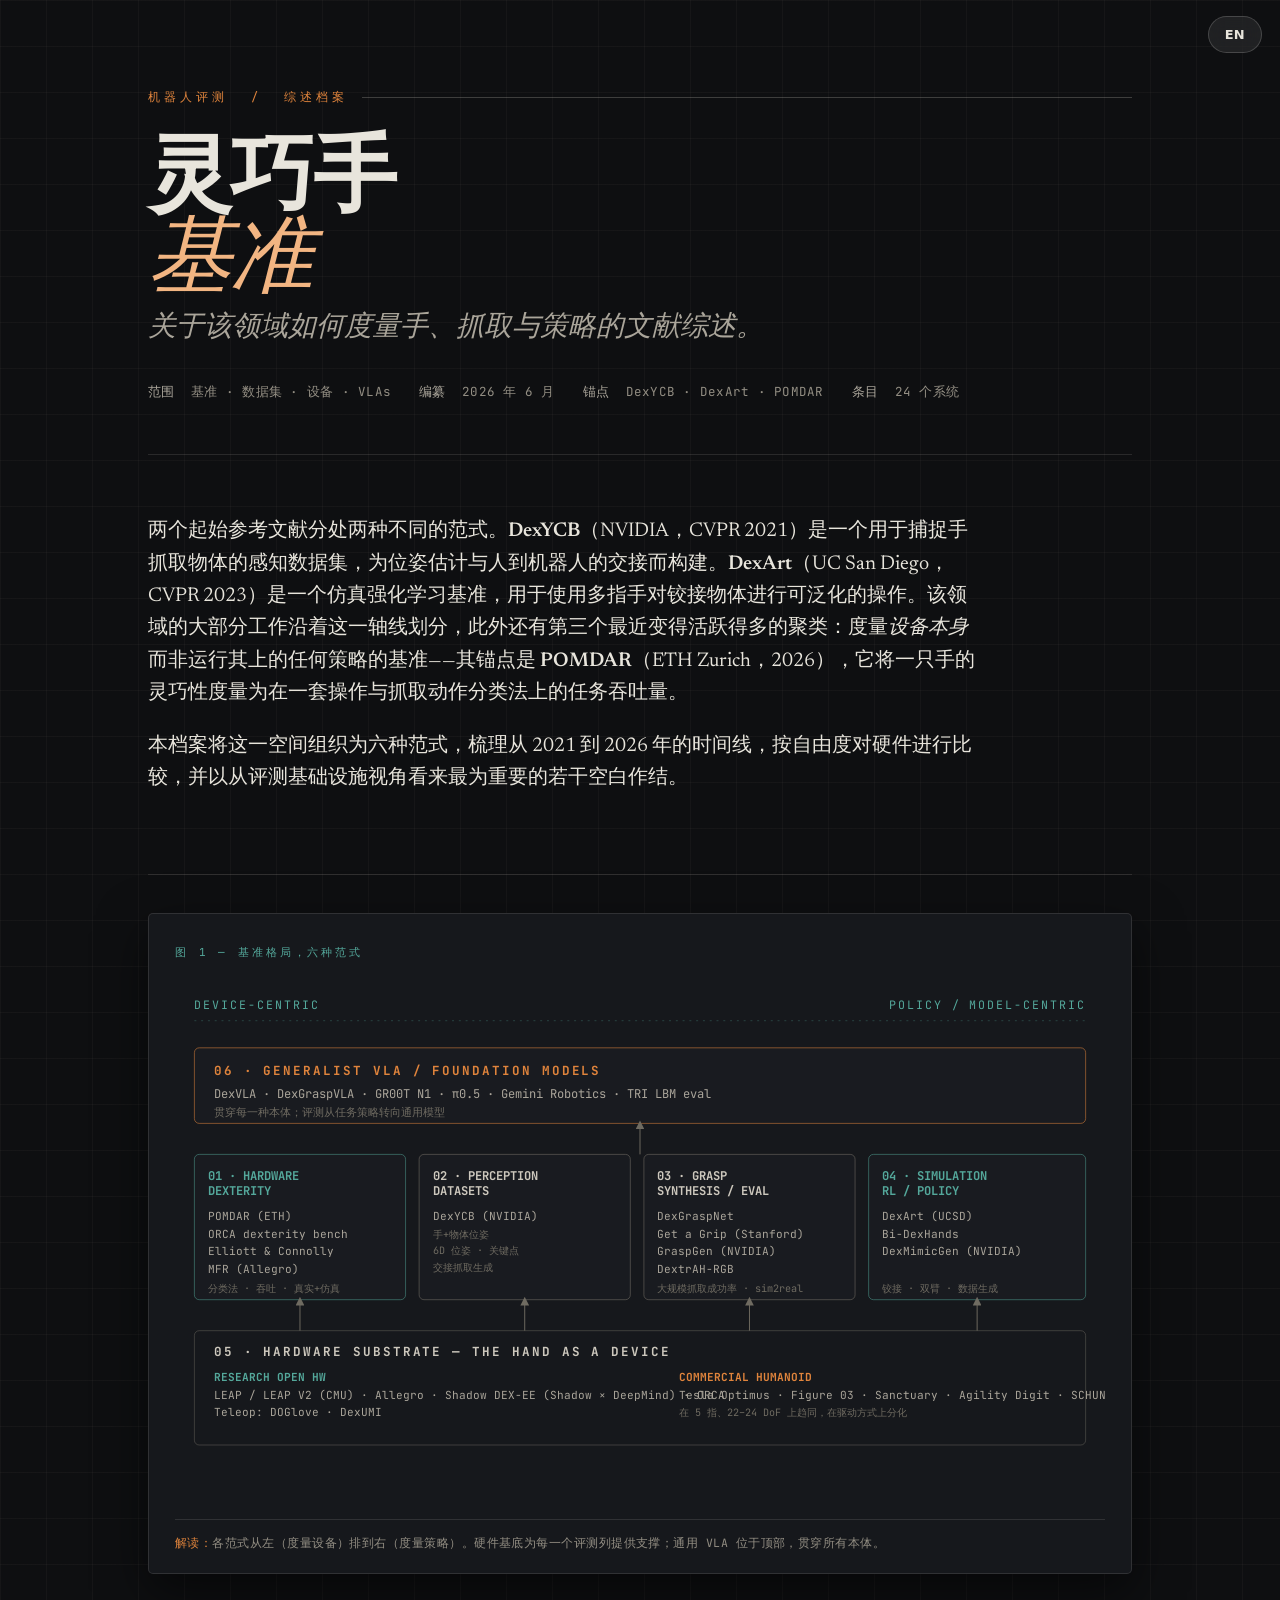
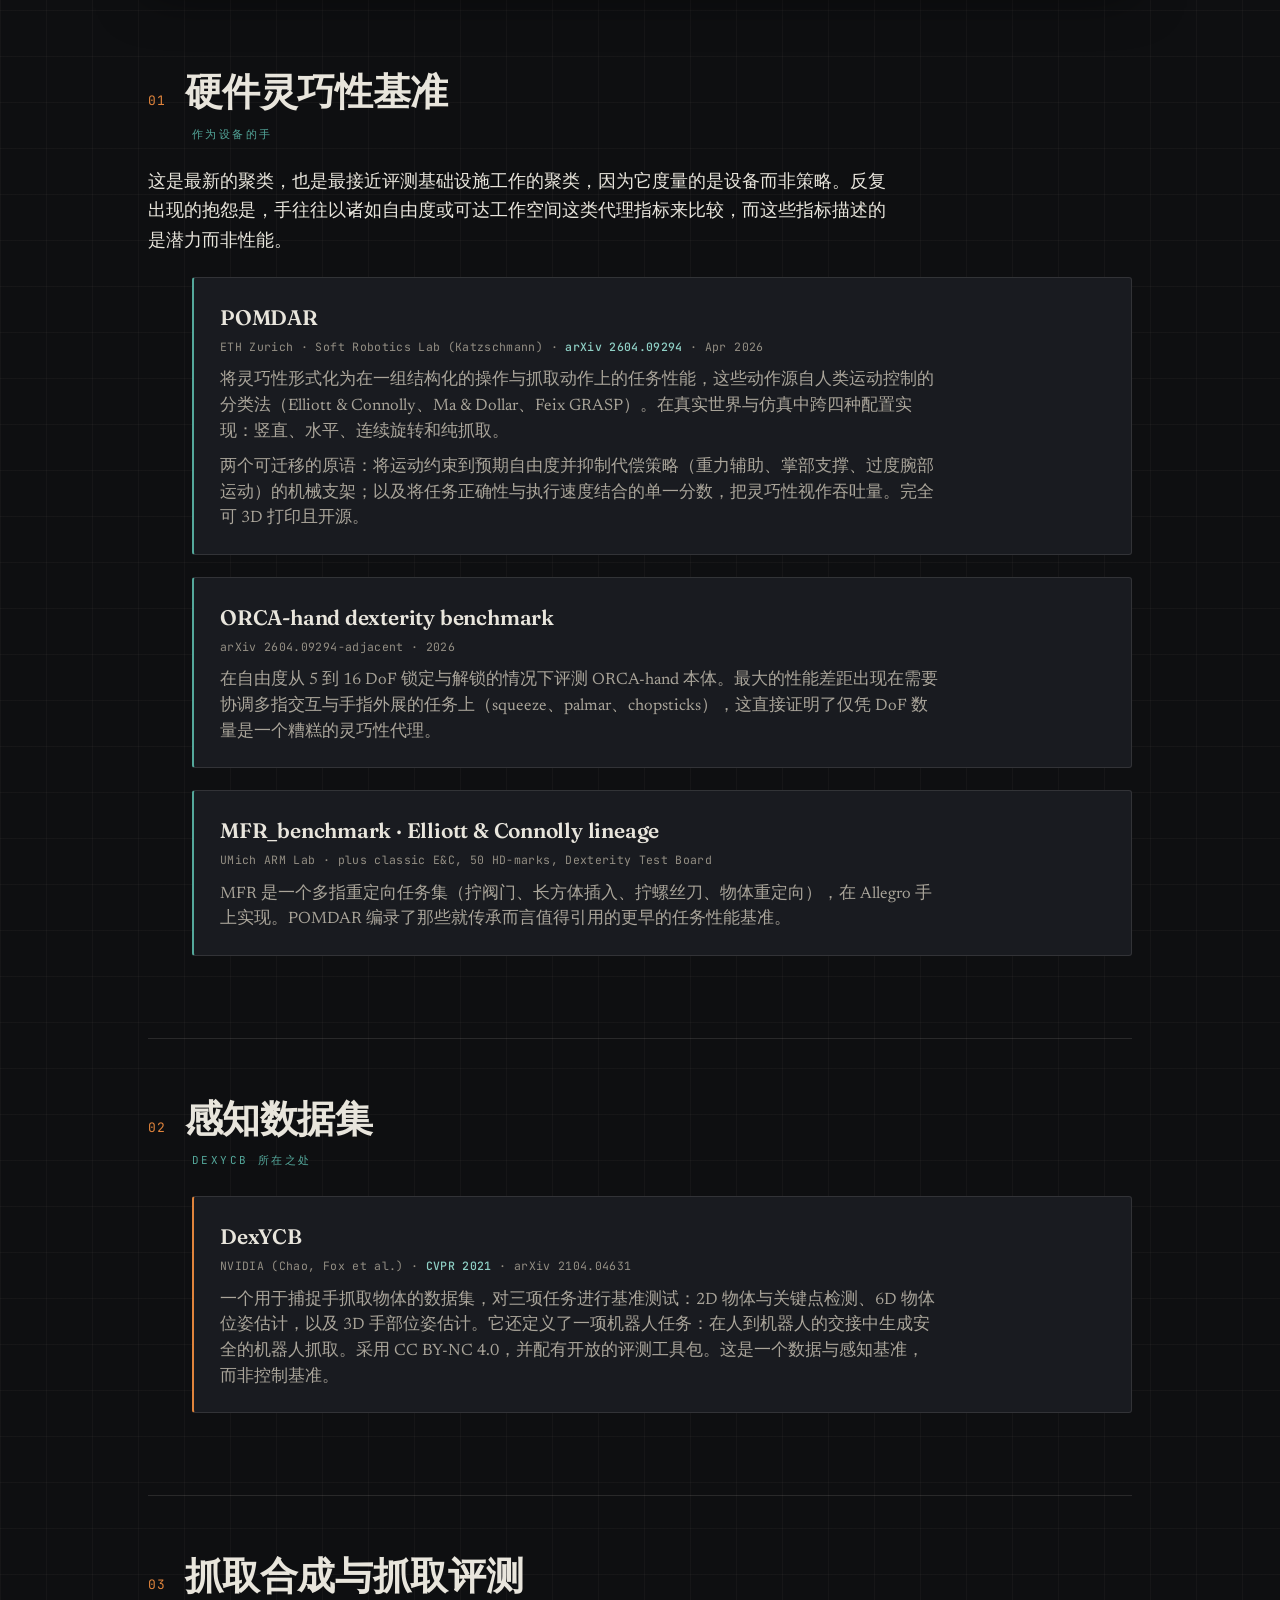
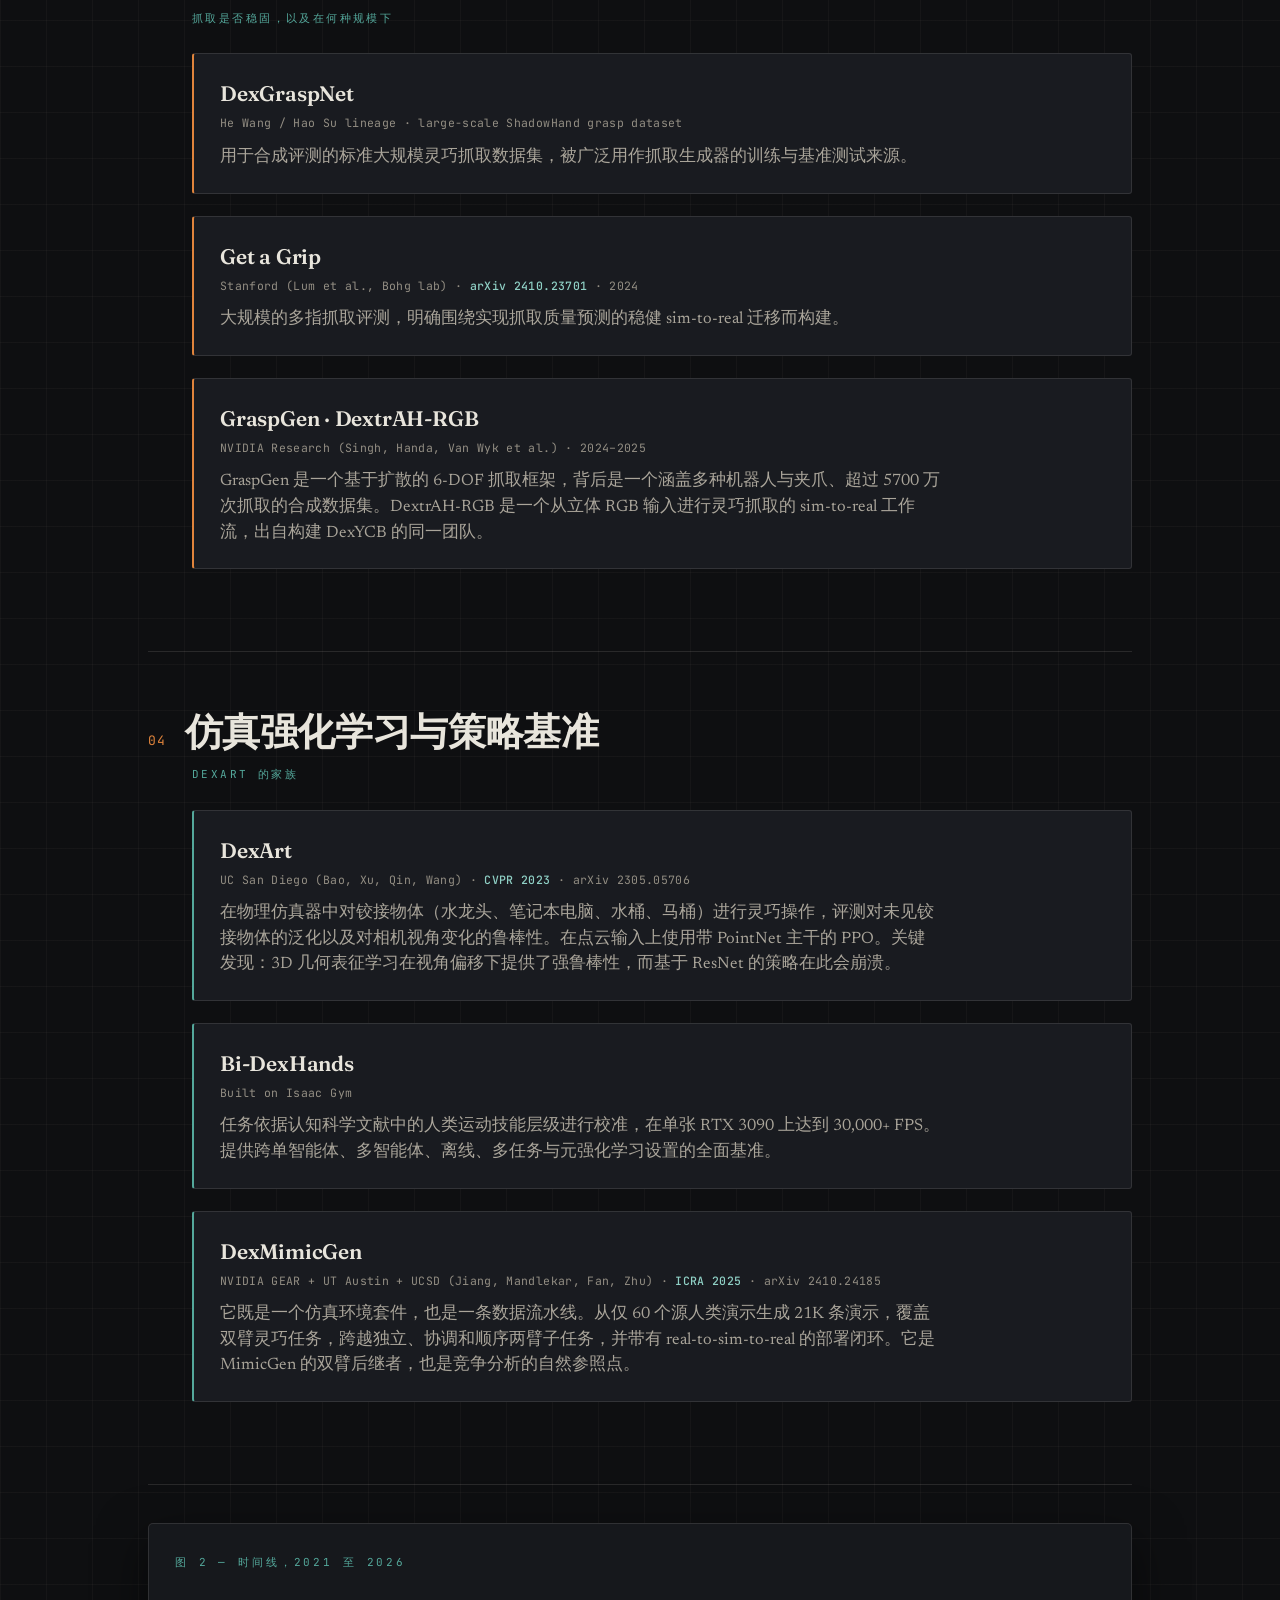
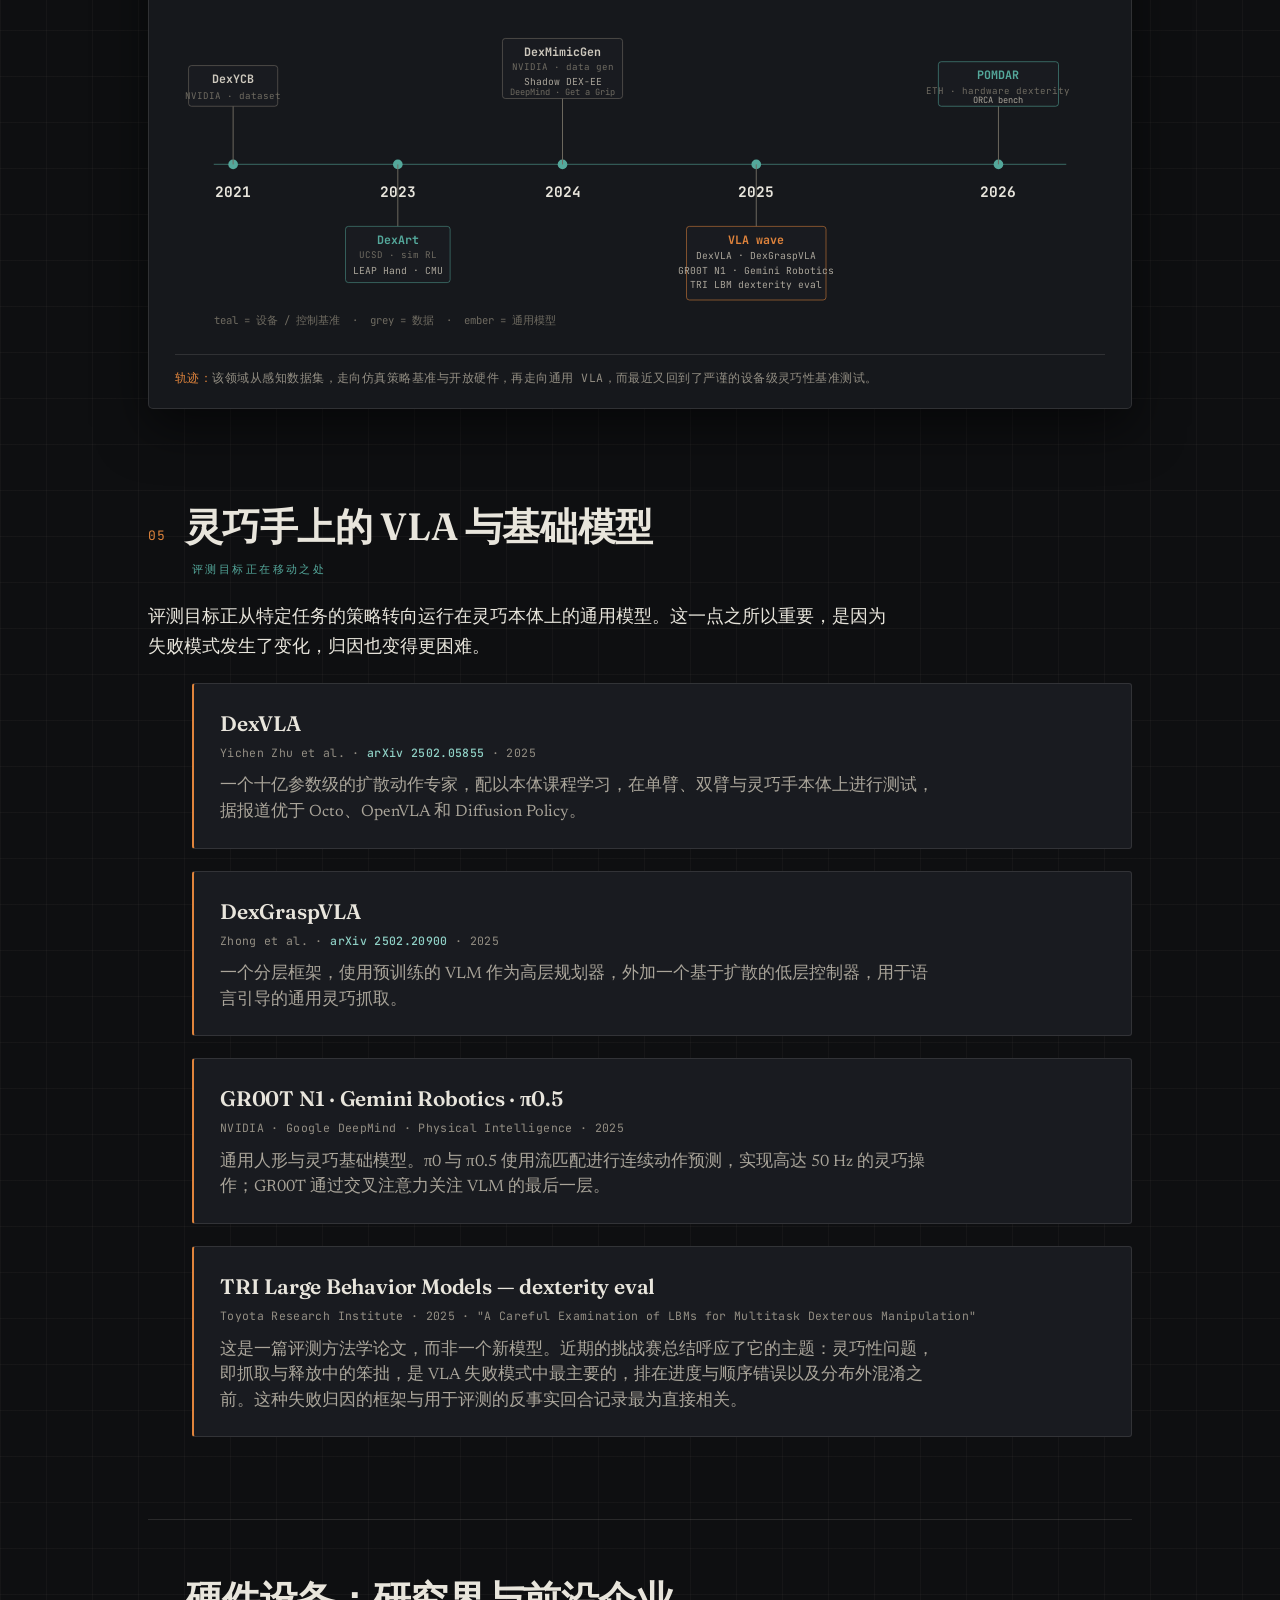
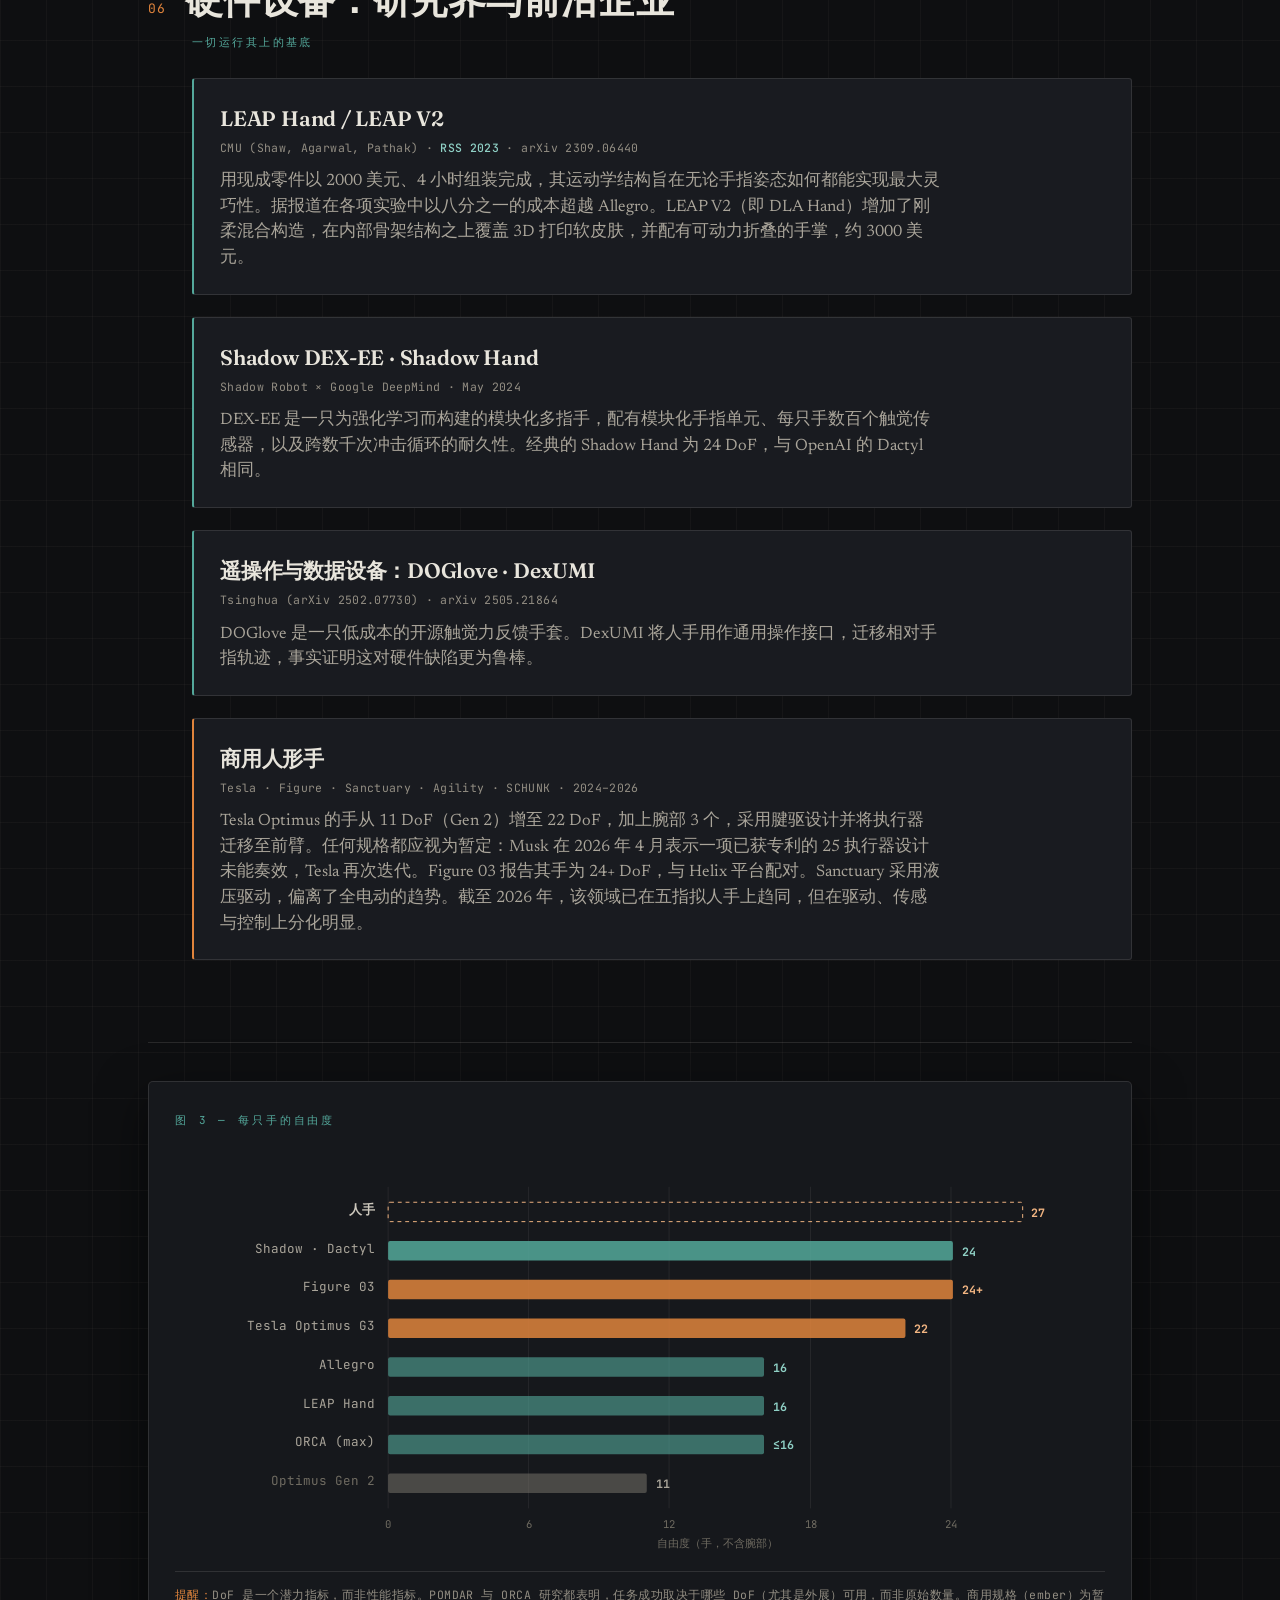
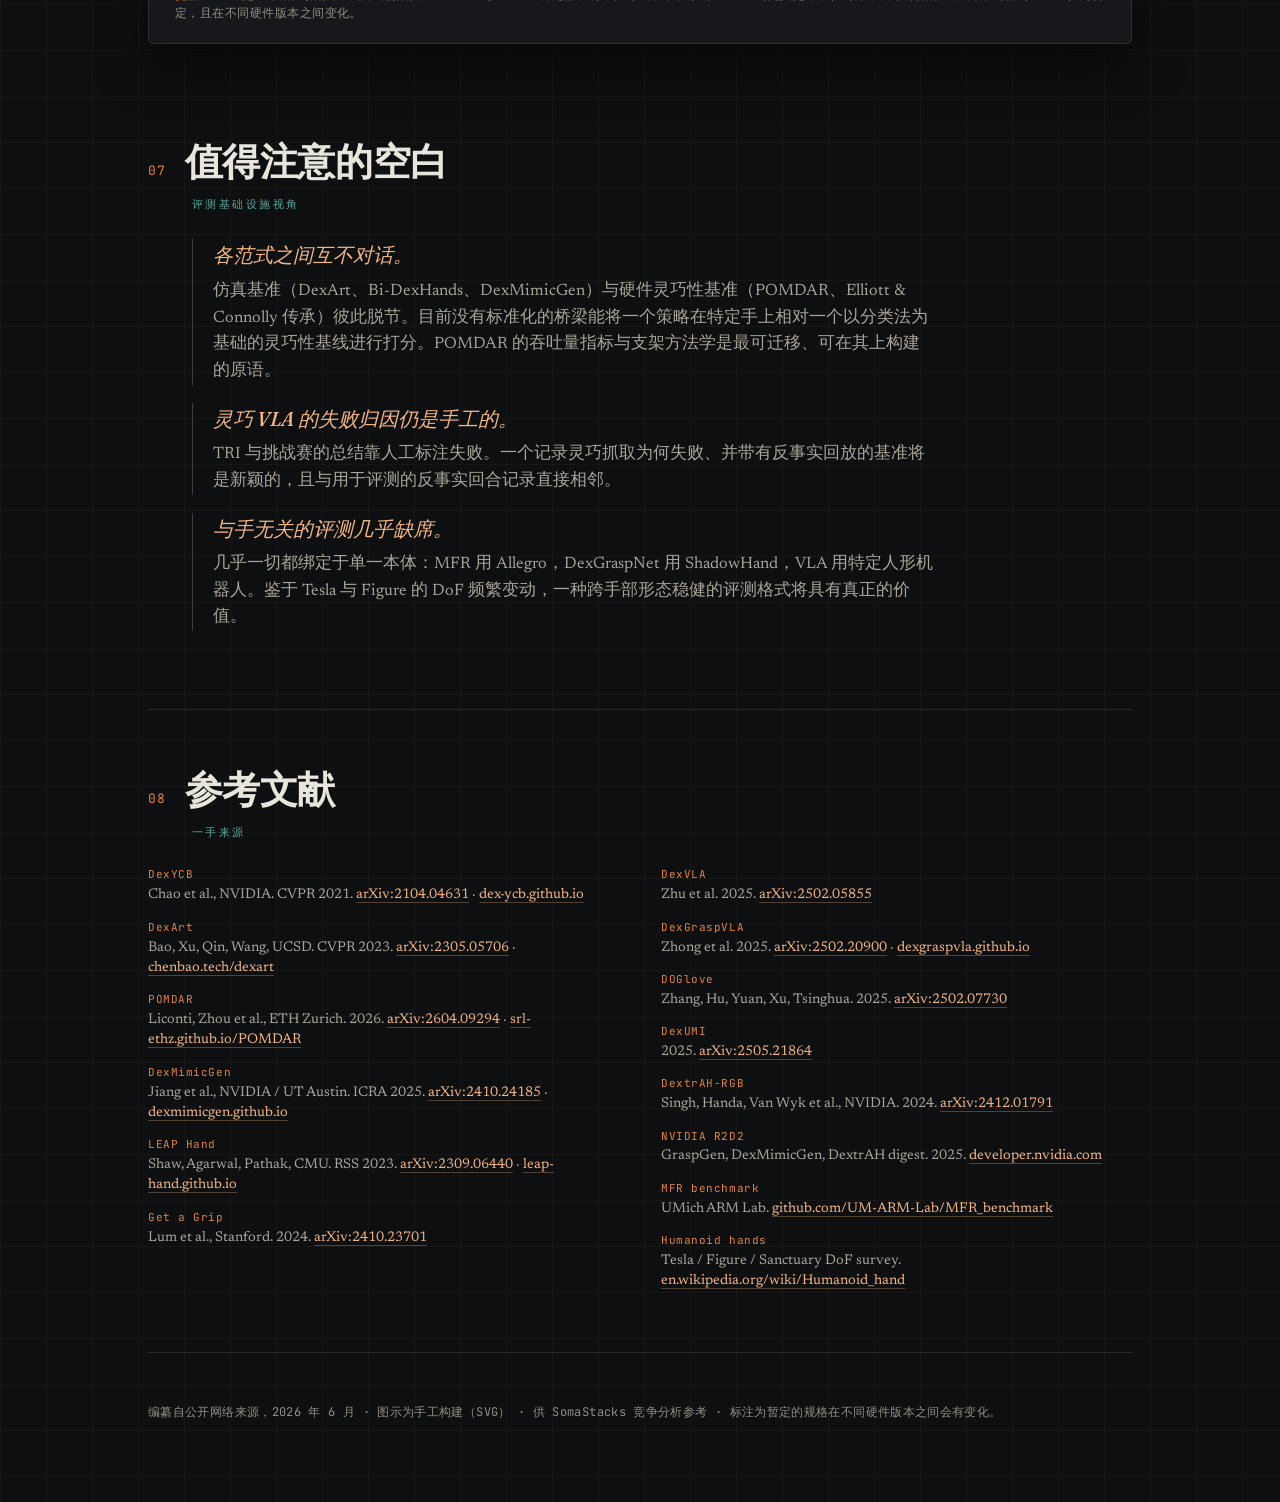
<file: dexhand_benchmarks.zh.html>
<!DOCTYPE html>
<html lang="zh-CN">
<head>
<meta charset="UTF-8">
<meta name="viewport" content="width=device-width, initial-scale=1.0">
<title>灵巧手基准 — 文献综述</title>
<link rel="preconnect" href="https://fonts.googleapis.com">
<link rel="preconnect" href="https://fonts.gstatic.com" crossorigin>
<link href="https://fonts.googleapis.com/css2?family=Fraunces:opsz,wght@9..144,400;9..144,500;9..144,600;9..144,900&family=Newsreader:ital,opsz,wght@0,6..72,400;0,6..72,500;1,6..72,400&family=JetBrains+Mono:wght@400;500;700&display=swap" rel="stylesheet">
<style>
  :root{
    --bg:#0e0f11;
    --bg-raised:#16181c;
    --bg-card:#191b20;
    --ink:#e8e5dc;
    --ink-dim:#aaa59a;
    --ink-faint:#938e83;
    --ember:#e0843c;
    --ember-soft:#f2b582;
    --teal:#54a89b;
    --teal-soft:#8fd0c5;
    --line:rgba(232,229,220,0.12);
    --line-strong:rgba(232,229,220,0.22);
    --grid:rgba(232,229,220,0.035);
    --shadow:0 18px 50px rgba(0,0,0,0.55);
  }
  *{box-sizing:border-box;}
  html{scroll-behavior:smooth;}
  body{
    margin:0;
    background:var(--bg);
    color:var(--ink);
    font-family:"Newsreader",Georgia,serif;
    font-size:18px;
    line-height:1.62;
    -webkit-font-smoothing:antialiased;
    background-image:
      linear-gradient(var(--grid) 1px,transparent 1px),
      linear-gradient(90deg,var(--grid) 1px,transparent 1px);
    background-size:46px 46px;
  }
  .wrap{max-width:1040px;margin:0 auto;padding:0 28px;}

  /* ---------- masthead ---------- */
  header.masthead{
    padding:88px 0 52px;
    border-bottom:1px solid var(--line);
    position:relative;
  }
  .kicker{
    font-family:"JetBrains Mono",monospace;
    font-size:12px;letter-spacing:0.34em;text-transform:uppercase;
    color:var(--ember);
    display:flex;align-items:center;gap:14px;margin-bottom:26px;
  }
  .kicker::after{content:"";height:1px;flex:1;background:var(--line-strong);}
  h1.title{
    font-family:"Fraunces",serif;
    font-weight:900;
    font-size:clamp(42px,7vw,84px);
    line-height:0.96;
    letter-spacing:-0.02em;
    margin:0 0 8px;
    color:var(--ink);
  }
  h1.title em{font-style:italic;color:var(--ember-soft);font-weight:500;}
  .subtitle{
    font-family:"Fraunces",serif;font-weight:400;font-style:italic;
    font-size:clamp(20px,3vw,28px);color:var(--ink-dim);margin:0 0 34px;
  }
  .meta-row{
    display:flex;flex-wrap:wrap;gap:10px 28px;
    font-family:"JetBrains Mono",monospace;font-size:12.5px;
    color:var(--ink-faint);letter-spacing:0.02em;
  }
  .meta-row b{color:var(--ink-dim);font-weight:500;}

  /* ---------- prose ---------- */
  section{padding:60px 0;border-bottom:1px solid var(--line);}
  .sec-head{display:flex;align-items:baseline;gap:18px;margin-bottom:8px;}
  .sec-num{
    font-family:"JetBrains Mono",monospace;font-size:13px;
    color:var(--ember);letter-spacing:0.1em;padding-top:6px;
  }
  h2{
    font-family:"Fraunces",serif;font-weight:600;
    font-size:clamp(26px,4vw,38px);line-height:1.04;letter-spacing:-0.01em;
    margin:0;color:var(--ink);
  }
  .sec-tag{
    font-family:"JetBrains Mono",monospace;font-size:11px;
    letter-spacing:0.22em;text-transform:uppercase;color:var(--teal);
    margin:14px 0 26px 44px;
  }
  p{margin:0 0 20px;max-width:74ch;}
  p .lead{font-size:20px;}
  a{color:var(--ember-soft);text-decoration:none;border-bottom:1px solid rgba(242,181,130,0.3);}
  a:hover{border-bottom-color:var(--ember-soft);}
  strong{color:var(--ink);font-weight:600;}
  .mono{font-family:"JetBrains Mono",monospace;font-size:0.84em;color:var(--ink-dim);}

  .intro p{font-size:20px;max-width:76ch;}

  /* ---------- entry cards ---------- */
  .entry{
    margin:0 0 22px 44px;padding:22px 26px;
    background:var(--bg-card);border:1px solid var(--line);
    border-left:2px solid var(--ember);border-radius:3px;
  }
  .entry.teal{border-left-color:var(--teal);}
  .entry h3{
    font-family:"Fraunces",serif;font-weight:600;font-size:21px;
    margin:0 0 4px;color:var(--ink);letter-spacing:-0.01em;
  }
  .entry .src{
    font-family:"JetBrains Mono",monospace;font-size:11.5px;
    color:var(--ink-faint);letter-spacing:0.03em;margin-bottom:12px;
  }
  .entry .src b{color:var(--teal-soft);font-weight:500;}
  .entry p{margin:0;font-size:16.5px;line-height:1.55;color:var(--ink-dim);max-width:80ch;}
  .entry p + p{margin-top:10px;}

  /* ---------- figure blocks ---------- */
  figure{margin:38px 0;padding:0;}
  .figframe{
    background:var(--bg-raised);border:1px solid var(--line);
    border-radius:5px;padding:30px 26px 20px;box-shadow:var(--shadow);
    overflow:hidden;
  }
  figcaption{
    font-family:"JetBrains Mono",monospace;font-size:11.5px;
    color:var(--ink-faint);letter-spacing:0.04em;margin-top:16px;
    padding-top:14px;border-top:1px solid var(--line);
  }
  figcaption b{color:var(--ember);font-weight:500;}
  .figlabel{
    font-family:"JetBrains Mono",monospace;font-size:11px;
    letter-spacing:0.26em;text-transform:uppercase;color:var(--teal);
    margin-bottom:18px;
  }
  svg{display:block;width:100%;height:auto;}
  svg text{font-family:"JetBrains Mono",monospace;}

  /* ---------- gaps list ---------- */
  .gap{margin:0 0 18px 44px;padding-left:20px;border-left:1px solid var(--line-strong);}
  .gap h3{font-family:"Fraunces",serif;font-weight:500;font-style:italic;font-size:20px;color:var(--ember-soft);margin:0 0 6px;}
  .gap p{font-size:16.5px;color:var(--ink-dim);margin:0;max-width:80ch;}

  /* ---------- references ---------- */
  .refs{columns:2;column-gap:42px;margin-left:0;}
  .refs .ref{
    break-inside:avoid;margin-bottom:14px;
    font-size:14px;line-height:1.45;color:var(--ink-dim);
  }
  .refs .ref .tag{
    font-family:"JetBrains Mono",monospace;font-size:11px;color:var(--ember);
    display:block;letter-spacing:0.05em;margin-bottom:2px;
  }
  footer{padding:50px 0 80px;color:var(--ink-faint);font-family:"JetBrains Mono",monospace;font-size:12px;letter-spacing:0.03em;}

  @media(max-width:720px){
    body{font-size:17px;}
    .sec-tag,.entry,.gap{margin-left:0;}
    .refs{columns:1;}
    .meta-row{gap:8px 18px;}
  }
  .langswitch{position:fixed;top:16px;right:18px;z-index:1000;font:600 13px/1 -apple-system,system-ui,"Noto Sans CJK SC","Microsoft YaHei",sans-serif;letter-spacing:.02em;padding:11px 16px;border-radius:999px;text-decoration:none;color:inherit;background:rgba(128,128,128,.16);border:1px solid rgba(128,128,128,.4);backdrop-filter:blur(10px);-webkit-backdrop-filter:blur(10px);transition:background .2s,border-color .2s,transform .2s}
  .langswitch:hover{background:rgba(128,128,128,.3);transform:translateY(-1px)}
  a:focus-visible,button:focus-visible,.langswitch:focus-visible{outline:2px solid currentColor;outline-offset:3px;border-radius:3px}
  @media (prefers-reduced-motion: reduce){
    *,*::before,*::after{animation-duration:.001ms!important;animation-iteration-count:1!important;transition-duration:.001ms!important;scroll-behavior:auto!important}
    .langswitch:hover{transform:none}
  }
</style>
</head>
<body>
<a class="langswitch" href="dexhand_benchmarks.html" hreflang="en" lang="en" aria-label="Switch to English">EN</a>
<div class="wrap">

  <header class="masthead">
    <div class="kicker">机器人评测 &nbsp;/&nbsp; 综述档案</div>
    <h1 class="title">灵巧手<br><em>基准</em></h1>
    <div class="subtitle">关于该领域如何度量手、抓取与策略的文献综述。</div>
    <div class="meta-row">
      <span><b>范围</b> &nbsp;基准 · 数据集 · 设备 · VLAs</span>
      <span><b>编纂</b> &nbsp;2026 年 6 月</span>
      <span><b>锚点</b> &nbsp;DexYCB · DexArt · POMDAR</span>
      <span><b>条目</b> &nbsp;24 个系统</span>
    </div>
  </header>

  <section class="intro">
    <p class="lead">两个起始参考文献分处两种不同的范式。<strong>DexYCB</strong>（NVIDIA，CVPR 2021）是一个用于捕捉手抓取物体的感知数据集，为位姿估计与人到机器人的交接而构建。<strong>DexArt</strong>（UC San Diego，CVPR 2023）是一个仿真强化学习基准，用于使用多指手对铰接物体进行可泛化的操作。该领域的大部分工作沿着这一轴线划分，此外还有第三个最近变得活跃得多的聚类：度量<em>设备本身</em>而非运行其上的任何策略的基准——其锚点是 <strong>POMDAR</strong>（ETH Zurich，2026），它将一只手的灵巧性度量为在一套操作与抓取动作分类法上的任务吞吐量。</p>
    <p>本档案将这一空间组织为六种范式，梳理从 2021 到 2026 年的时间线，按自由度对硬件进行比较，并以从评测基础设施视角看来最为重要的若干空白作结。</p>
  </section>

  <!-- ============ FIGURE 1: TAXONOMY MAP ============ -->
  <figure>
    <div class="figframe">
      <div class="figlabel">图 1 — 基准格局，六种范式</div>
      <svg viewBox="0 0 960 540" xmlns="http://www.w3.org/2000/svg" role="img" aria-label="灵巧手基准范式的分类图">
        <defs>
          <marker id="arrow" markerWidth="9" markerHeight="9" refX="6" refY="4.5" orient="auto">
            <path d="M0,0 L9,4.5 L0,9 Z" fill="#6f6b61"/>
          </marker>
        </defs>
        <!-- axis label -->
        <text x="20" y="30" fill="#54a89b" font-size="12" letter-spacing="2">DEVICE-CENTRIC</text>
        <text x="940" y="30" fill="#54a89b" font-size="12" letter-spacing="2" text-anchor="end">POLICY / MODEL-CENTRIC</text>
        <line x1="20" y1="42" x2="940" y2="42" stroke="#54a89b" stroke-opacity="0.3" stroke-dasharray="2 5"/>

        <!-- TOP BAND: VLA layer spanning across -->
        <rect x="20" y="70" width="920" height="78" rx="5" fill="#191b20" stroke="#e0843c" stroke-opacity="0.55"/>
        <text x="40" y="98" fill="#e0843c" font-size="13" font-weight="700" letter-spacing="2">06 · GENERALIST VLA / FOUNDATION MODELS</text>
        <text x="40" y="122" fill="#aaa59a" font-size="12.5">DexVLA · DexGraspVLA · GR00T N1 · &#960;0.5 · Gemini Robotics · TRI LBM eval</text>
        <text x="40" y="140" fill="#6f6b61" font-size="11">贯穿每一种本体；评测从任务策略转向通用模型</text>

        <!-- MIDDLE: four paradigm columns -->
        <!-- col 1 hardware-dex -->
        <rect x="20" y="180" width="218" height="150" rx="5" fill="#191b20" stroke="#54a89b" stroke-opacity="0.5"/>
        <text x="34" y="206" fill="#54a89b" font-size="12.5" font-weight="700">01 · HARDWARE</text>
        <text x="34" y="222" fill="#54a89b" font-size="12.5" font-weight="700">DEXTERITY</text>
        <text x="34" y="248" fill="#aaa59a" font-size="11.5">POMDAR (ETH)</text>
        <text x="34" y="266" fill="#aaa59a" font-size="11.5">ORCA dexterity bench</text>
        <text x="34" y="284" fill="#aaa59a" font-size="11.5">Elliott &amp; Connolly</text>
        <text x="34" y="302" fill="#aaa59a" font-size="11.5">MFR (Allegro)</text>
        <text x="34" y="322" fill="#6f6b61" font-size="10.5">分类法 · 吞吐 · 真实+仿真</text>

        <!-- col 2 perception -->
        <rect x="252" y="180" width="218" height="150" rx="5" fill="#191b20" stroke="#7f7a70" stroke-opacity="0.5"/>
        <text x="266" y="206" fill="#cdc8bd" font-size="12.5" font-weight="700">02 · PERCEPTION</text>
        <text x="266" y="222" fill="#cdc8bd" font-size="12.5" font-weight="700">DATASETS</text>
        <text x="266" y="248" fill="#aaa59a" font-size="11.5">DexYCB (NVIDIA)</text>
        <text x="266" y="266" fill="#6f6b61" font-size="10.5">手+物体位姿</text>
        <text x="266" y="283" fill="#6f6b61" font-size="10.5">6D 位姿 · 关键点</text>
        <text x="266" y="300" fill="#6f6b61" font-size="10.5">交接抓取生成</text>

        <!-- col 3 grasp synthesis -->
        <rect x="484" y="180" width="218" height="150" rx="5" fill="#191b20" stroke="#7f7a70" stroke-opacity="0.5"/>
        <text x="498" y="206" fill="#cdc8bd" font-size="12.5" font-weight="700">03 · GRASP</text>
        <text x="498" y="222" fill="#cdc8bd" font-size="12.5" font-weight="700">SYNTHESIS / EVAL</text>
        <text x="498" y="248" fill="#aaa59a" font-size="11.5">DexGraspNet</text>
        <text x="498" y="266" fill="#aaa59a" font-size="11.5">Get a Grip (Stanford)</text>
        <text x="498" y="284" fill="#aaa59a" font-size="11.5">GraspGen (NVIDIA)</text>
        <text x="498" y="302" fill="#aaa59a" font-size="11.5">DextrAH-RGB</text>
        <text x="498" y="322" fill="#6f6b61" font-size="10.5">大规模抓取成功率 · sim2real</text>

        <!-- col 4 sim RL -->
        <rect x="716" y="180" width="224" height="150" rx="5" fill="#191b20" stroke="#54a89b" stroke-opacity="0.5"/>
        <text x="730" y="206" fill="#54a89b" font-size="12.5" font-weight="700">04 · SIMULATION</text>
        <text x="730" y="222" fill="#54a89b" font-size="12.5" font-weight="700">RL / POLICY</text>
        <text x="730" y="248" fill="#aaa59a" font-size="11.5">DexArt (UCSD)</text>
        <text x="730" y="266" fill="#aaa59a" font-size="11.5">Bi-DexHands</text>
        <text x="730" y="284" fill="#aaa59a" font-size="11.5">DexMimicGen (NVIDIA)</text>
        <text x="730" y="322" fill="#6f6b61" font-size="10.5">铰接 · 双臂 · 数据生成</text>

        <!-- BOTTOM BAND: hardware substrate -->
        <rect x="20" y="362" width="920" height="118" rx="5" fill="#16181c" stroke="#7f7a70" stroke-opacity="0.4"/>
        <text x="40" y="388" fill="#cdc8bd" font-size="13" font-weight="700" letter-spacing="2">05 · HARDWARE SUBSTRATE — THE HAND AS A DEVICE</text>
        <text x="40" y="414" fill="#54a89b" font-size="11.5" font-weight="700">RESEARCH OPEN HW</text>
        <text x="40" y="432" fill="#aaa59a" font-size="11.5">LEAP / LEAP V2 (CMU) · Allegro · Shadow DEX-EE (Shadow × DeepMind) · ORCA</text>
        <text x="40" y="450" fill="#aaa59a" font-size="11.5">Teleop: DOGlove · DexUMI</text>
        <text x="520" y="414" fill="#e0843c" font-size="11.5" font-weight="700">COMMERCIAL HUMANOID</text>
        <text x="520" y="432" fill="#aaa59a" font-size="11.5">Tesla Optimus · Figure 03 · Sanctuary · Agility Digit · SCHUNK SVH</text>
        <text x="520" y="450" fill="#6f6b61" font-size="10.5">在 5 指、22–24 DoF 上趋同，在驱动方式上分化</text>

        <!-- connectors -->
        <line x1="129" y1="362" x2="129" y2="330" stroke="#6f6b61" marker-end="url(#arrow)"/>
        <line x1="361" y1="362" x2="361" y2="330" stroke="#6f6b61" marker-end="url(#arrow)"/>
        <line x1="593" y1="362" x2="593" y2="330" stroke="#6f6b61" marker-end="url(#arrow)"/>
        <line x1="828" y1="362" x2="828" y2="330" stroke="#6f6b61" marker-end="url(#arrow)"/>
        <line x1="480" y1="180" x2="480" y2="148" stroke="#6f6b61" marker-end="url(#arrow)"/>
      </svg>
      <figcaption><b>解读：</b>各范式从左（度量设备）排到右（度量策略）。硬件基底为每一个评测列提供支撑；通用 VLA 位于顶部，贯穿所有本体。</figcaption>
    </div>
  </figure>

  <!-- ============ 01 HARDWARE DEXTERITY ============ -->
  <section>
    <div class="sec-head"><span class="sec-num">01</span><h2>硬件灵巧性基准</h2></div>
    <div class="sec-tag">作为设备的手</div>
    <p>这是最新的聚类，也是最接近评测基础设施工作的聚类，因为它度量的是设备而非策略。反复出现的抱怨是，手往往以诸如自由度或可达工作空间这类代理指标来比较，而这些指标描述的是潜力而非性能。</p>

    <div class="entry teal">
      <h3>POMDAR</h3>
      <div class="src">ETH Zurich · Soft Robotics Lab (Katzschmann) · <b>arXiv 2604.09294</b> · Apr 2026</div>
      <p>将灵巧性形式化为在一组结构化的操作与抓取动作上的任务性能，这些动作源自人类运动控制的分类法（Elliott &amp; Connolly、Ma &amp; Dollar、Feix GRASP）。在真实世界与仿真中跨四种配置实现：竖直、水平、连续旋转和纯抓取。</p>
      <p>两个可迁移的原语：将运动约束到预期自由度并抑制代偿策略（重力辅助、掌部支撑、过度腕部运动）的机械支架；以及将任务正确性与执行速度结合的单一分数，把灵巧性视作吞吐量。完全可 3D 打印且开源。</p>
    </div>

    <div class="entry teal">
      <h3>ORCA-hand dexterity benchmark</h3>
      <div class="src">arXiv 2604.09294-adjacent · 2026</div>
      <p>在自由度从 5 到 16 DoF 锁定与解锁的情况下评测 ORCA-hand 本体。最大的性能差距出现在需要协调多指交互与手指外展的任务上（squeeze、palmar、chopsticks），这直接证明了仅凭 DoF 数量是一个糟糕的灵巧性代理。</p>
    </div>

    <div class="entry teal">
      <h3>MFR_benchmark · Elliott &amp; Connolly lineage</h3>
      <div class="src">UMich ARM Lab · plus classic E&amp;C, 50 HD-marks, Dexterity Test Board</div>
      <p>MFR 是一个多指重定向任务集（拧阀门、长方体插入、拧螺丝刀、物体重定向），在 Allegro 手上实现。POMDAR 编录了那些就传承而言值得引用的更早的任务性能基准。</p>
    </div>
  </section>

  <!-- ============ 02 PERCEPTION ============ -->
  <section>
    <div class="sec-head"><span class="sec-num">02</span><h2>感知数据集</h2></div>
    <div class="sec-tag">DexYCB 所在之处</div>
    <div class="entry">
      <h3>DexYCB</h3>
      <div class="src">NVIDIA (Chao, Fox et al.) · <b>CVPR 2021</b> · arXiv 2104.04631</div>
      <p>一个用于捕捉手抓取物体的数据集，对三项任务进行基准测试：2D 物体与关键点检测、6D 物体位姿估计，以及 3D 手部位姿估计。它还定义了一项机器人任务：在人到机器人的交接中生成安全的机器人抓取。采用 CC BY-NC 4.0，并配有开放的评测工具包。这是一个数据与感知基准，而非控制基准。</p>
    </div>
  </section>

  <!-- ============ 03 GRASP SYNTHESIS ============ -->
  <section>
    <div class="sec-head"><span class="sec-num">03</span><h2>抓取合成与抓取评测</h2></div>
    <div class="sec-tag">抓取是否稳固，以及在何种规模下</div>
    <div class="entry">
      <h3>DexGraspNet</h3>
      <div class="src">He Wang / Hao Su lineage · large-scale ShadowHand grasp dataset</div>
      <p>用于合成评测的标准大规模灵巧抓取数据集，被广泛用作抓取生成器的训练与基准测试来源。</p>
    </div>
    <div class="entry">
      <h3>Get a Grip</h3>
      <div class="src">Stanford (Lum et al., Bohg lab) · <b>arXiv 2410.23701</b> · 2024</div>
      <p>大规模的多指抓取评测，明确围绕实现抓取质量预测的稳健 sim-to-real 迁移而构建。</p>
    </div>
    <div class="entry">
      <h3>GraspGen · DextrAH-RGB</h3>
      <div class="src">NVIDIA Research (Singh, Handa, Van Wyk et al.) · 2024–2025</div>
      <p>GraspGen 是一个基于扩散的 6-DOF 抓取框架，背后是一个涵盖多种机器人与夹爪、超过 5700 万次抓取的合成数据集。DextrAH-RGB 是一个从立体 RGB 输入进行灵巧抓取的 sim-to-real 工作流，出自构建 DexYCB 的同一团队。</p>
    </div>
  </section>

  <!-- ============ 04 SIM RL ============ -->
  <section>
    <div class="sec-head"><span class="sec-num">04</span><h2>仿真强化学习与策略基准</h2></div>
    <div class="sec-tag">DexArt 的家族</div>
    <div class="entry teal">
      <h3>DexArt</h3>
      <div class="src">UC San Diego (Bao, Xu, Qin, Wang) · <b>CVPR 2023</b> · arXiv 2305.05706</div>
      <p>在物理仿真器中对铰接物体（水龙头、笔记本电脑、水桶、马桶）进行灵巧操作，评测对未见铰接物体的泛化以及对相机视角变化的鲁棒性。在点云输入上使用带 PointNet 主干的 PPO。关键发现：3D 几何表征学习在视角偏移下提供了强鲁棒性，而基于 ResNet 的策略在此会崩溃。</p>
    </div>
    <div class="entry teal">
      <h3>Bi-DexHands</h3>
      <div class="src">Built on Isaac Gym</div>
      <p>任务依据认知科学文献中的人类运动技能层级进行校准，在单张 RTX 3090 上达到 30,000+ FPS。提供跨单智能体、多智能体、离线、多任务与元强化学习设置的全面基准。</p>
    </div>
    <div class="entry teal">
      <h3>DexMimicGen</h3>
      <div class="src">NVIDIA GEAR + UT Austin + UCSD (Jiang, Mandlekar, Fan, Zhu) · <b>ICRA 2025</b> · arXiv 2410.24185</div>
      <p>它既是一个仿真环境套件，也是一条数据流水线。从仅 60 个源人类演示生成 21K 条演示，覆盖双臂灵巧任务，跨越独立、协调和顺序两臂子任务，并带有 real-to-sim-to-real 的部署闭环。它是 MimicGen 的双臂后继者，也是竞争分析的自然参照点。</p>
    </div>
  </section>

  <!-- ============ FIGURE 2: TIMELINE ============ -->
  <figure>
    <div class="figframe">
      <div class="figlabel">图 2 — 时间线，2021 至 2026</div>
      <svg viewBox="0 0 960 360" xmlns="http://www.w3.org/2000/svg" role="img" aria-label="2021 至 2026 年灵巧手基准与模型的时间线">
        <!-- baseline -->
        <line x1="40" y1="180" x2="920" y2="180" stroke="#54a89b" stroke-opacity="0.45" stroke-width="1.5"/>
        <!-- year ticks -->
        <g fill="#e8e5dc" font-size="15" font-weight="700">
          <text x="60"  y="214" text-anchor="middle">2021</text>
          <text x="230" y="214" text-anchor="middle">2023</text>
          <text x="400" y="214" text-anchor="middle">2024</text>
          <text x="600" y="214" text-anchor="middle">2025</text>
          <text x="850" y="214" text-anchor="middle">2026</text>
        </g>
        <g fill="#54a89b">
          <circle cx="60" cy="180" r="5"/><circle cx="230" cy="180" r="5"/>
          <circle cx="400" cy="180" r="5"/><circle cx="600" cy="180" r="5"/>
          <circle cx="850" cy="180" r="5"/>
        </g>

        <!-- 2021 above -->
        <line x1="60" y1="180" x2="60" y2="120" stroke="#6f6b61"/>
        <rect x="14" y="78" width="92" height="42" rx="3" fill="#191b20" stroke="#7f7a70" stroke-opacity="0.5"/>
        <text x="60" y="96" text-anchor="middle" fill="#cdc8bd" font-size="12" font-weight="700">DexYCB</text>
        <text x="60" y="112" text-anchor="middle" fill="#6f6b61" font-size="9.5">NVIDIA · dataset</text>

        <!-- 2023 below -->
        <line x1="230" y1="180" x2="230" y2="244" stroke="#6f6b61"/>
        <rect x="176" y="244" width="108" height="58" rx="3" fill="#191b20" stroke="#54a89b" stroke-opacity="0.5"/>
        <text x="230" y="262" text-anchor="middle" fill="#54a89b" font-size="12" font-weight="700">DexArt</text>
        <text x="230" y="277" text-anchor="middle" fill="#6f6b61" font-size="9.5">UCSD · sim RL</text>
        <text x="230" y="293" text-anchor="middle" fill="#aaa59a" font-size="10">LEAP Hand · CMU</text>

        <!-- 2024 above -->
        <line x1="400" y1="180" x2="400" y2="112" stroke="#6f6b61"/>
        <rect x="338" y="50" width="124" height="62" rx="3" fill="#191b20" stroke="#7f7a70" stroke-opacity="0.5"/>
        <text x="400" y="68" text-anchor="middle" fill="#cdc8bd" font-size="12" font-weight="700">DexMimicGen</text>
        <text x="400" y="83" text-anchor="middle" fill="#6f6b61" font-size="9.5">NVIDIA · data gen</text>
        <text x="400" y="98" text-anchor="middle" fill="#aaa59a" font-size="10">Shadow DEX-EE</text>
        <text x="400" y="108" text-anchor="middle" fill="#6f6b61" font-size="9">DeepMind · Get a Grip</text>

        <!-- 2025 below -->
        <line x1="600" y1="180" x2="600" y2="244" stroke="#6f6b61"/>
        <rect x="528" y="244" width="144" height="76" rx="3" fill="#191b20" stroke="#e0843c" stroke-opacity="0.55"/>
        <text x="600" y="262" text-anchor="middle" fill="#e0843c" font-size="12" font-weight="700">VLA wave</text>
        <text x="600" y="278" text-anchor="middle" fill="#aaa59a" font-size="10">DexVLA · DexGraspVLA</text>
        <text x="600" y="293" text-anchor="middle" fill="#aaa59a" font-size="10">GR00T N1 · Gemini Robotics</text>
        <text x="600" y="308" text-anchor="middle" fill="#aaa59a" font-size="10">TRI LBM dexterity eval</text>

        <!-- 2026 above -->
        <line x1="850" y1="180" x2="850" y2="120" stroke="#6f6b61"/>
        <rect x="788" y="74" width="124" height="46" rx="3" fill="#191b20" stroke="#54a89b" stroke-opacity="0.55"/>
        <text x="850" y="92" text-anchor="middle" fill="#54a89b" font-size="12" font-weight="700">POMDAR</text>
        <text x="850" y="107" text-anchor="middle" fill="#6f6b61" font-size="9.5">ETH · hardware dexterity</text>
        <text x="850" y="117" text-anchor="middle" fill="#aaa59a" font-size="9">ORCA bench</text>

        <text x="40" y="345" fill="#6f6b61" font-size="11">teal = 设备 / 控制基准 &nbsp;·&nbsp; grey = 数据 &nbsp;·&nbsp; ember = 通用模型</text>
      </svg>
      <figcaption><b>轨迹：</b>该领域从感知数据集，走向仿真策略基准与开放硬件，再走向通用 VLA，而最近又回到了严谨的设备级灵巧性基准测试。</figcaption>
    </div>
  </figure>

  <!-- ============ 05 VLA ============ -->
  <section>
    <div class="sec-head"><span class="sec-num">05</span><h2>灵巧手上的 VLA 与基础模型</h2></div>
    <div class="sec-tag">评测目标正在移动之处</div>
    <p>评测目标正从特定任务的策略转向运行在灵巧本体上的通用模型。这一点之所以重要，是因为失败模式发生了变化，归因也变得更困难。</p>
    <div class="entry">
      <h3>DexVLA</h3>
      <div class="src">Yichen Zhu et al. · <b>arXiv 2502.05855</b> · 2025</div>
      <p>一个十亿参数级的扩散动作专家，配以本体课程学习，在单臂、双臂与灵巧手本体上进行测试，据报道优于 Octo、OpenVLA 和 Diffusion Policy。</p>
    </div>
    <div class="entry">
      <h3>DexGraspVLA</h3>
      <div class="src">Zhong et al. · <b>arXiv 2502.20900</b> · 2025</div>
      <p>一个分层框架，使用预训练的 VLM 作为高层规划器，外加一个基于扩散的低层控制器，用于语言引导的通用灵巧抓取。</p>
    </div>
    <div class="entry">
      <h3>GR00T N1 · Gemini Robotics · &#960;0.5</h3>
      <div class="src">NVIDIA · Google DeepMind · Physical Intelligence · 2025</div>
      <p>通用人形与灵巧基础模型。&#960;0 与 &#960;0.5 使用流匹配进行连续动作预测，实现高达 50 Hz 的灵巧操作；GR00T 通过交叉注意力关注 VLM 的最后一层。</p>
    </div>
    <div class="entry">
      <h3>TRI Large Behavior Models — dexterity eval</h3>
      <div class="src">Toyota Research Institute · 2025 · "A Careful Examination of LBMs for Multitask Dexterous Manipulation"</div>
      <p>这是一篇评测方法学论文，而非一个新模型。近期的挑战赛总结呼应了它的主题：灵巧性问题，即抓取与释放中的笨拙，是 VLA 失败模式中最主要的，排在进度与顺序错误以及分布外混淆之前。这种失败归因的框架与用于评测的反事实回合记录最为直接相关。</p>
    </div>
  </section>

  <!-- ============ 06 HARDWARE DEVICES ============ -->
  <section>
    <div class="sec-head"><span class="sec-num">06</span><h2>硬件设备：研究界与前沿企业</h2></div>
    <div class="sec-tag">一切运行其上的基底</div>
    <div class="entry teal">
      <h3>LEAP Hand / LEAP V2</h3>
      <div class="src">CMU (Shaw, Agarwal, Pathak) · <b>RSS 2023</b> · arXiv 2309.06440</div>
      <p>用现成零件以 2000 美元、4 小时组装完成，其运动学结构旨在无论手指姿态如何都能实现最大灵巧性。据报道在各项实验中以八分之一的成本超越 Allegro。LEAP V2（即 DLA Hand）增加了刚柔混合构造，在内部骨架结构之上覆盖 3D 打印软皮肤，并配有可动力折叠的手掌，约 3000 美元。</p>
    </div>
    <div class="entry teal">
      <h3>Shadow DEX-EE · Shadow Hand</h3>
      <div class="src">Shadow Robot × Google DeepMind · May 2024</div>
      <p>DEX-EE 是一只为强化学习而构建的模块化多指手，配有模块化手指单元、每只手数百个触觉传感器，以及跨数千次冲击循环的耐久性。经典的 Shadow Hand 为 24 DoF，与 OpenAI 的 Dactyl 相同。</p>
    </div>
    <div class="entry teal">
      <h3>遥操作与数据设备：DOGlove · DexUMI</h3>
      <div class="src">Tsinghua (arXiv 2502.07730) · arXiv 2505.21864</div>
      <p>DOGlove 是一只低成本的开源触觉力反馈手套。DexUMI 将人手用作通用操作接口，迁移相对手指轨迹，事实证明这对硬件缺陷更为鲁棒。</p>
    </div>
    <div class="entry">
      <h3>商用人形手</h3>
      <div class="src">Tesla · Figure · Sanctuary · Agility · SCHUNK · 2024–2026</div>
      <p>Tesla Optimus 的手从 11 DoF（Gen 2）增至 22 DoF，加上腕部 3 个，采用腱驱设计并将执行器迁移至前臂。任何规格都应视为暂定：Musk 在 2026 年 4 月表示一项已获专利的 25 执行器设计未能奏效，Tesla 再次迭代。Figure 03 报告其手为 24+ DoF，与 Helix 平台配对。Sanctuary 采用液压驱动，偏离了全电动的趋势。截至 2026 年，该领域已在五指拟人手上趋同，但在驱动、传感与控制上分化明显。</p>
    </div>
  </section>

  <!-- ============ FIGURE 3: DOF CHART ============ -->
  <figure>
    <div class="figframe">
      <div class="figlabel">图 3 — 每只手的自由度</div>
      <svg viewBox="0 0 960 420" xmlns="http://www.w3.org/2000/svg" role="img" aria-label="比较各机器人手自由度的条形图">
        <!-- scale: x from 220 to 900 maps 0..28 -->
        <!-- gridlines -->
        <g stroke="#e8e5dc" stroke-opacity="0.08">
          <line x1="220" y1="40" x2="220" y2="372"/>
          <line x1="365" y1="40" x2="365" y2="372"/>
          <line x1="510" y1="40" x2="510" y2="372"/>
          <line x1="656" y1="40" x2="656" y2="372"/>
          <line x1="801" y1="40" x2="801" y2="372"/>
        </g>
        <g fill="#6f6b61" font-size="11" text-anchor="middle">
          <text x="220" y="392">0</text>
          <text x="365" y="392">6</text>
          <text x="510" y="392">12</text>
          <text x="656" y="392">18</text>
          <text x="801" y="392">24</text>
        </g>
        <text x="560" y="412" fill="#6f6b61" font-size="11" text-anchor="middle">自由度（手，不含腕部）</text>

        <!-- bars: y rows; width = value*24.16 px per DoF (680px/28? use 24.28) -->
        <!-- human reference (dashed) value 27 -> width 27*24.28=655 -->
        <g font-size="13">
          <!-- Human -->
          <text x="206" y="68" text-anchor="end" fill="#cdc8bd" font-weight="700">人手</text>
          <rect x="220" y="56" width="655" height="20" rx="2" fill="none" stroke="#f2b582" stroke-dasharray="4 4"/>
          <text x="884" y="71" fill="#f2b582" font-size="12" font-weight="700">27</text>

          <!-- Shadow / Dactyl 24 -> 583 -->
          <text x="206" y="108" text-anchor="end" fill="#aaa59a">Shadow · Dactyl</text>
          <rect x="220" y="96" width="583" height="20" rx="2" fill="#54a89b" fill-opacity="0.85"/>
          <text x="812" y="111" fill="#8fd0c5" font-size="12" font-weight="700">24</text>

          <!-- Figure 03 24+ -->
          <text x="206" y="148" text-anchor="end" fill="#aaa59a">Figure 03</text>
          <rect x="220" y="136" width="583" height="20" rx="2" fill="#e0843c" fill-opacity="0.85"/>
          <text x="812" y="151" fill="#f2b582" font-size="12" font-weight="700">24+</text>

          <!-- Tesla Optimus 22 -> 534 -->
          <text x="206" y="188" text-anchor="end" fill="#aaa59a">Tesla Optimus G3</text>
          <rect x="220" y="176" width="534" height="20" rx="2" fill="#e0843c" fill-opacity="0.85"/>
          <text x="763" y="191" fill="#f2b582" font-size="12" font-weight="700">22</text>

          <!-- Allegro 16 -> 388 -->
          <text x="206" y="228" text-anchor="end" fill="#aaa59a">Allegro</text>
          <rect x="220" y="216" width="388" height="20" rx="2" fill="#54a89b" fill-opacity="0.6"/>
          <text x="617" y="231" fill="#8fd0c5" font-size="12" font-weight="700">16</text>

          <!-- LEAP 16 -->
          <text x="206" y="268" text-anchor="end" fill="#aaa59a">LEAP Hand</text>
          <rect x="220" y="256" width="388" height="20" rx="2" fill="#54a89b" fill-opacity="0.6"/>
          <text x="617" y="271" fill="#8fd0c5" font-size="12" font-weight="700">16</text>

          <!-- ORCA <=16 -->
          <text x="206" y="308" text-anchor="end" fill="#aaa59a">ORCA (max)</text>
          <rect x="220" y="296" width="388" height="20" rx="2" fill="#54a89b" fill-opacity="0.6"/>
          <text x="617" y="311" fill="#8fd0c5" font-size="12" font-weight="700">&#8804;16</text>

          <!-- Tesla Gen2 11 -> 267 -->
          <text x="206" y="348" text-anchor="end" fill="#6f6b61">Optimus Gen 2</text>
          <rect x="220" y="336" width="267" height="20" rx="2" fill="#7f7a70" fill-opacity="0.5"/>
          <text x="496" y="351" fill="#aaa59a" font-size="12" font-weight="700">11</text>
        </g>
      </svg>
      <figcaption><b>提醒：</b>DoF 是一个潜力指标，而非性能指标。POMDAR 与 ORCA 研究都表明，任务成功取决于哪些 DoF（尤其是外展）可用，而非原始数量。商用规格（ember）为暂定，且在不同硬件版本之间变化。</figcaption>
    </div>
  </figure>

  <!-- ============ GAPS ============ -->
  <section>
    <div class="sec-head"><span class="sec-num">07</span><h2>值得注意的空白</h2></div>
    <div class="sec-tag">评测基础设施视角</div>
    <div class="gap">
      <h3>各范式之间互不对话。</h3>
      <p>仿真基准（DexArt、Bi-DexHands、DexMimicGen）与硬件灵巧性基准（POMDAR、Elliott &amp; Connolly 传承）彼此脱节。目前没有标准化的桥梁能将一个策略在特定手上相对一个以分类法为基础的灵巧性基线进行打分。POMDAR 的吞吐量指标与支架方法学是最可迁移、可在其上构建的原语。</p>
    </div>
    <div class="gap">
      <h3>灵巧 VLA 的失败归因仍是手工的。</h3>
      <p>TRI 与挑战赛的总结靠人工标注失败。一个记录灵巧抓取为何失败、并带有反事实回放的基准将是新颖的，且与用于评测的反事实回合记录直接相邻。</p>
    </div>
    <div class="gap">
      <h3>与手无关的评测几乎缺席。</h3>
      <p>几乎一切都绑定于单一本体：MFR 用 Allegro，DexGraspNet 用 ShadowHand，VLA 用特定人形机器人。鉴于 Tesla 与 Figure 的 DoF 频繁变动，一种跨手部形态稳健的评测格式将具有真正的价值。</p>
    </div>
  </section>

  <!-- ============ REFERENCES ============ -->
  <section>
    <div class="sec-head"><span class="sec-num">08</span><h2>参考文献</h2></div>
    <div class="sec-tag">一手来源</div>
    <div class="refs">
      <div class="ref"><span class="tag">DexYCB</span>Chao et al., NVIDIA. CVPR 2021. <a href="https://arxiv.org/abs/2104.04631">arXiv:2104.04631</a> · <a href="https://dex-ycb.github.io/">dex-ycb.github.io</a></div>
      <div class="ref"><span class="tag">DexArt</span>Bao, Xu, Qin, Wang, UCSD. CVPR 2023. <a href="https://arxiv.org/abs/2305.05706">arXiv:2305.05706</a> · <a href="https://www.chenbao.tech/dexart/">chenbao.tech/dexart</a></div>
      <div class="ref"><span class="tag">POMDAR</span>Liconti, Zhou et al., ETH Zurich. 2026. <a href="https://arxiv.org/abs/2604.09294">arXiv:2604.09294</a> · <a href="https://srl-ethz.github.io/POMDAR/">srl-ethz.github.io/POMDAR</a></div>
      <div class="ref"><span class="tag">DexMimicGen</span>Jiang et al., NVIDIA / UT Austin. ICRA 2025. <a href="https://arxiv.org/abs/2410.24185">arXiv:2410.24185</a> · <a href="https://dexmimicgen.github.io/">dexmimicgen.github.io</a></div>
      <div class="ref"><span class="tag">LEAP Hand</span>Shaw, Agarwal, Pathak, CMU. RSS 2023. <a href="https://arxiv.org/abs/2309.06440">arXiv:2309.06440</a> · <a href="https://leap-hand.github.io/">leap-hand.github.io</a></div>
      <div class="ref"><span class="tag">Get a Grip</span>Lum et al., Stanford. 2024. <a href="https://arxiv.org/abs/2410.23701">arXiv:2410.23701</a></div>
      <div class="ref"><span class="tag">DexVLA</span>Zhu et al. 2025. <a href="https://arxiv.org/abs/2502.05855">arXiv:2502.05855</a></div>
      <div class="ref"><span class="tag">DexGraspVLA</span>Zhong et al. 2025. <a href="https://arxiv.org/abs/2502.20900">arXiv:2502.20900</a> · <a href="https://dexgraspvla.github.io/">dexgraspvla.github.io</a></div>
      <div class="ref"><span class="tag">DOGlove</span>Zhang, Hu, Yuan, Xu, Tsinghua. 2025. <a href="https://arxiv.org/abs/2502.07730">arXiv:2502.07730</a></div>
      <div class="ref"><span class="tag">DexUMI</span>2025. <a href="https://arxiv.org/abs/2505.21864">arXiv:2505.21864</a></div>
      <div class="ref"><span class="tag">DextrAH-RGB</span>Singh, Handa, Van Wyk et al., NVIDIA. 2024. <a href="https://arxiv.org/abs/2412.01791">arXiv:2412.01791</a></div>
      <div class="ref"><span class="tag">NVIDIA R2D2</span>GraspGen, DexMimicGen, DextrAH digest. 2025. <a href="https://developer.nvidia.com/blog/r²d²-adapting-dexterous-robots-with-nvidia-research-workflows-and-models">developer.nvidia.com</a></div>
      <div class="ref"><span class="tag">MFR benchmark</span>UMich ARM Lab. <a href="https://github.com/UM-ARM-Lab/MFR_benchmark">github.com/UM-ARM-Lab/MFR_benchmark</a></div>
      <div class="ref"><span class="tag">Humanoid hands</span>Tesla / Figure / Sanctuary DoF survey. <a href="https://en.wikipedia.org/wiki/Humanoid_hand">en.wikipedia.org/wiki/Humanoid_hand</a></div>
    </div>
  </section>

  <footer>
    编纂自公开网络来源，2026 年 6 月 · 图示为手工构建（SVG） · 供 SomaStacks 竞争分析参考 · 标注为暂定的规格在不同硬件版本之间会有变化。
  </footer>

</div>
</body>
</html>
</file>
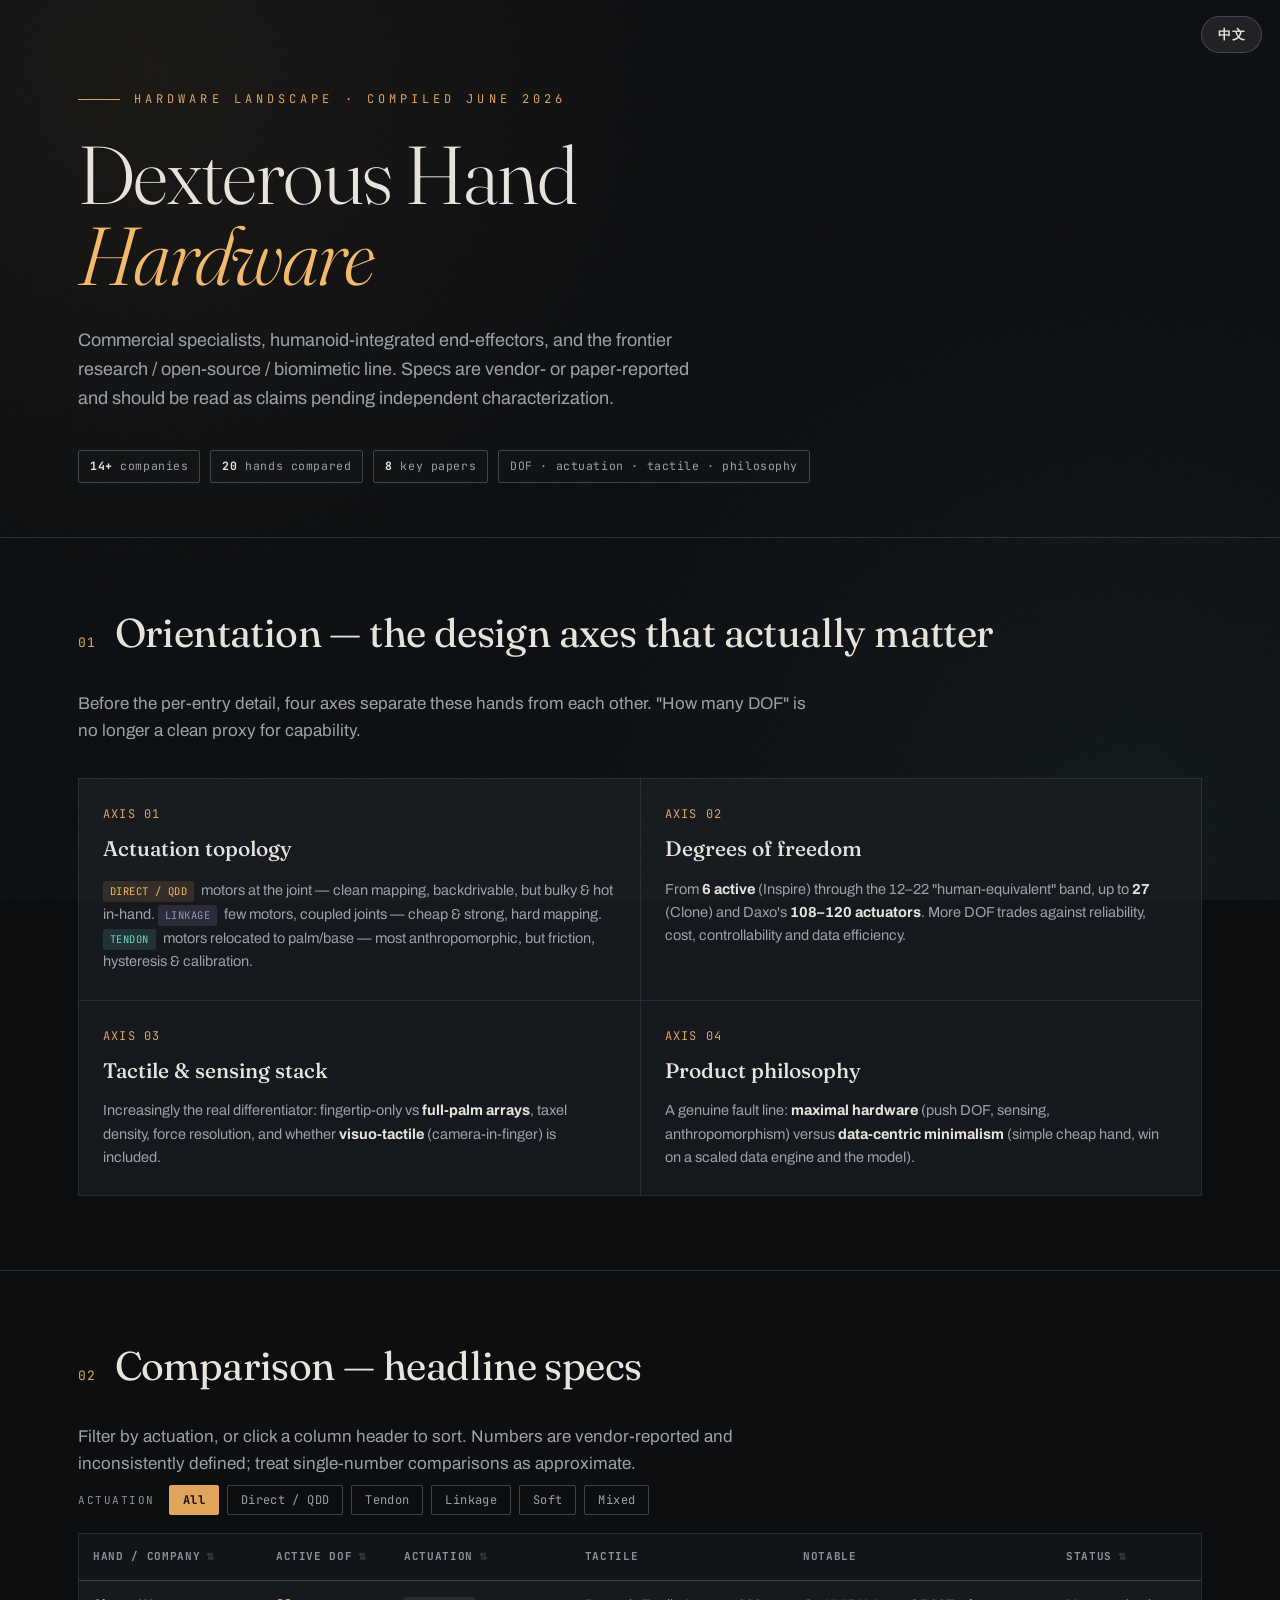
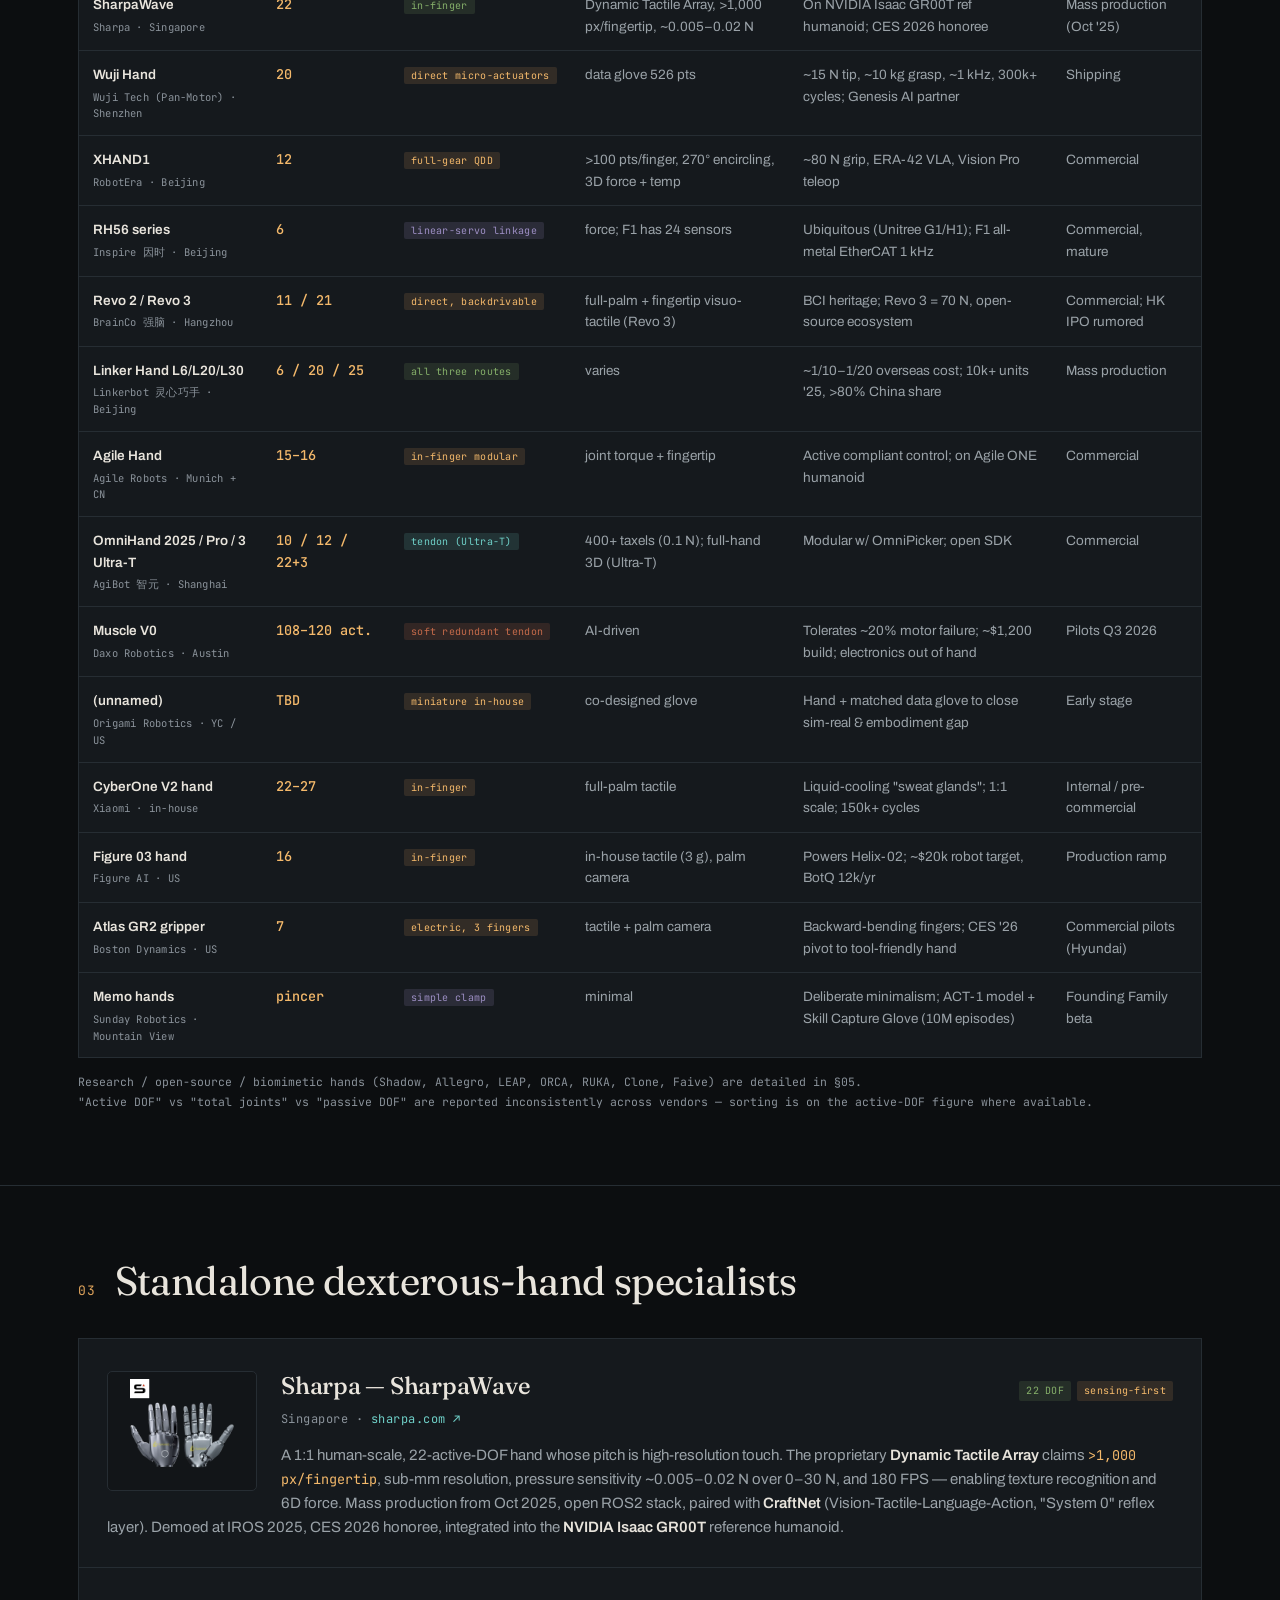
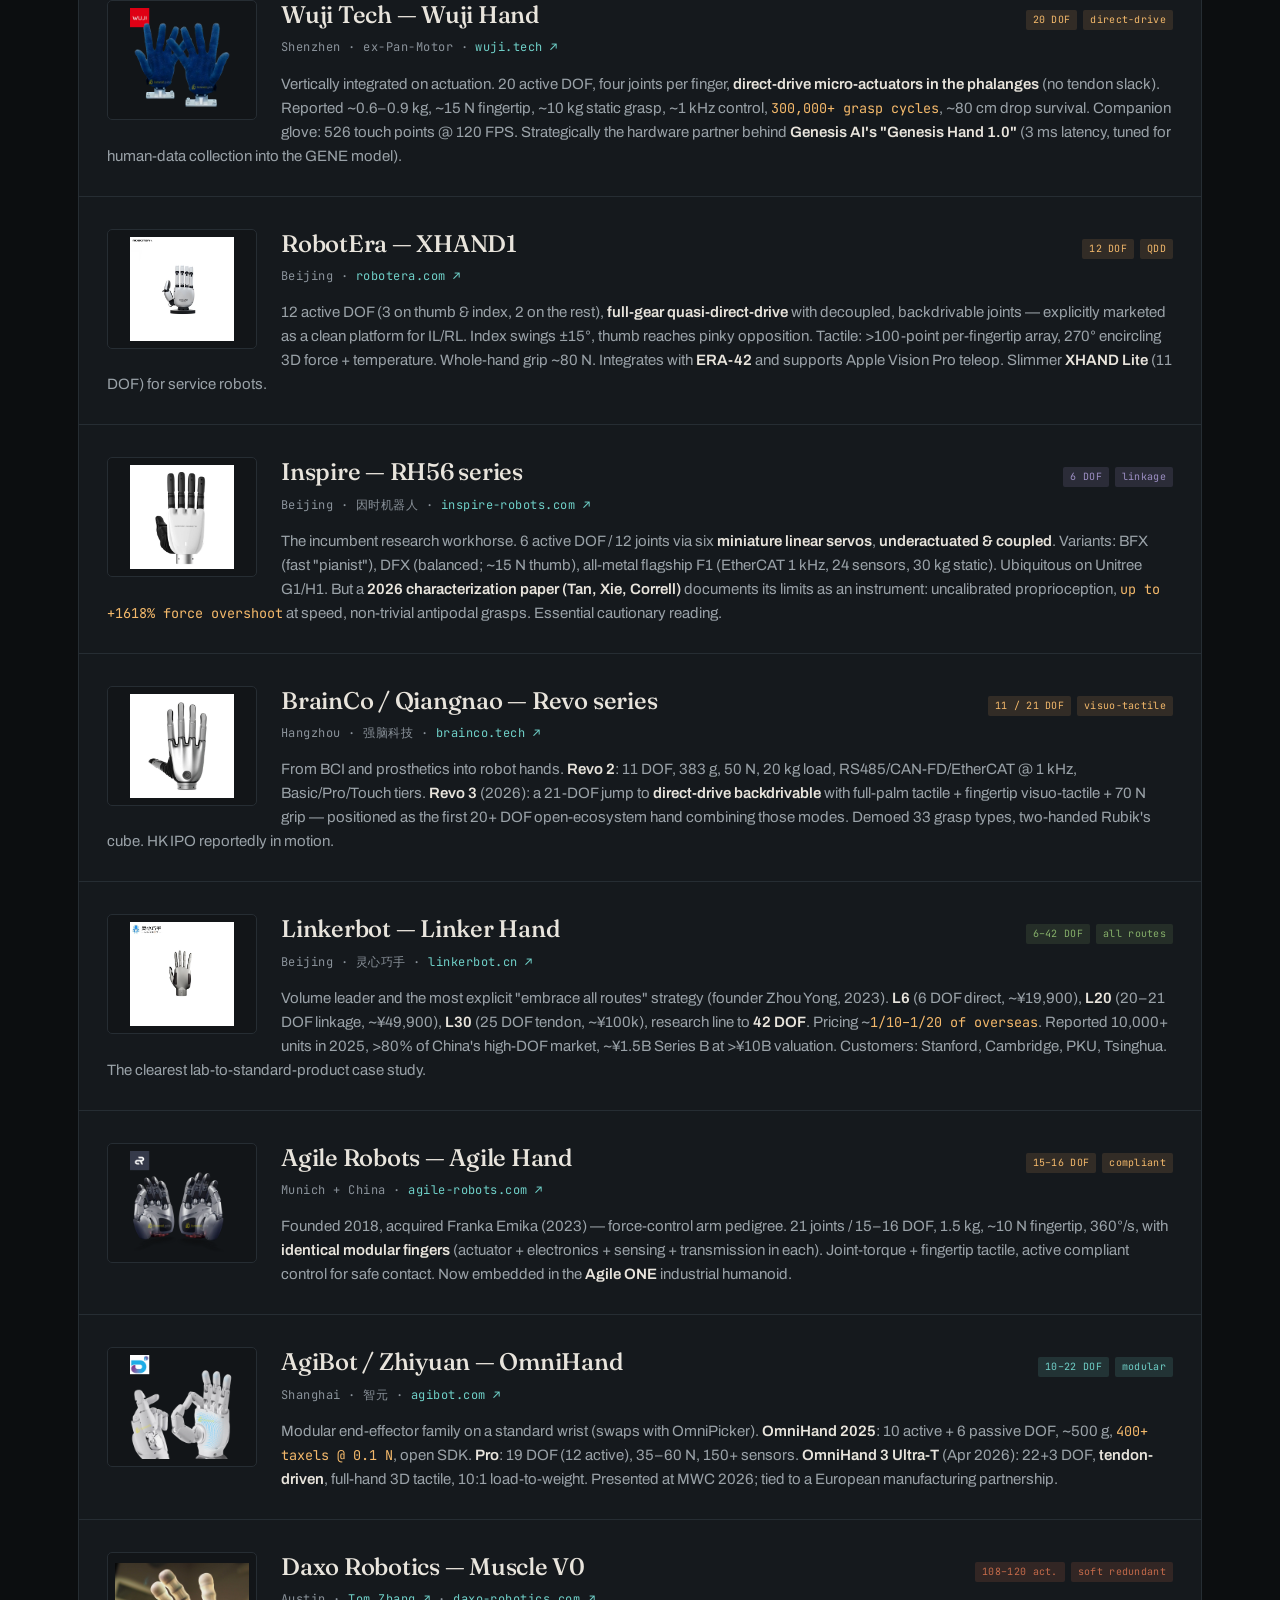
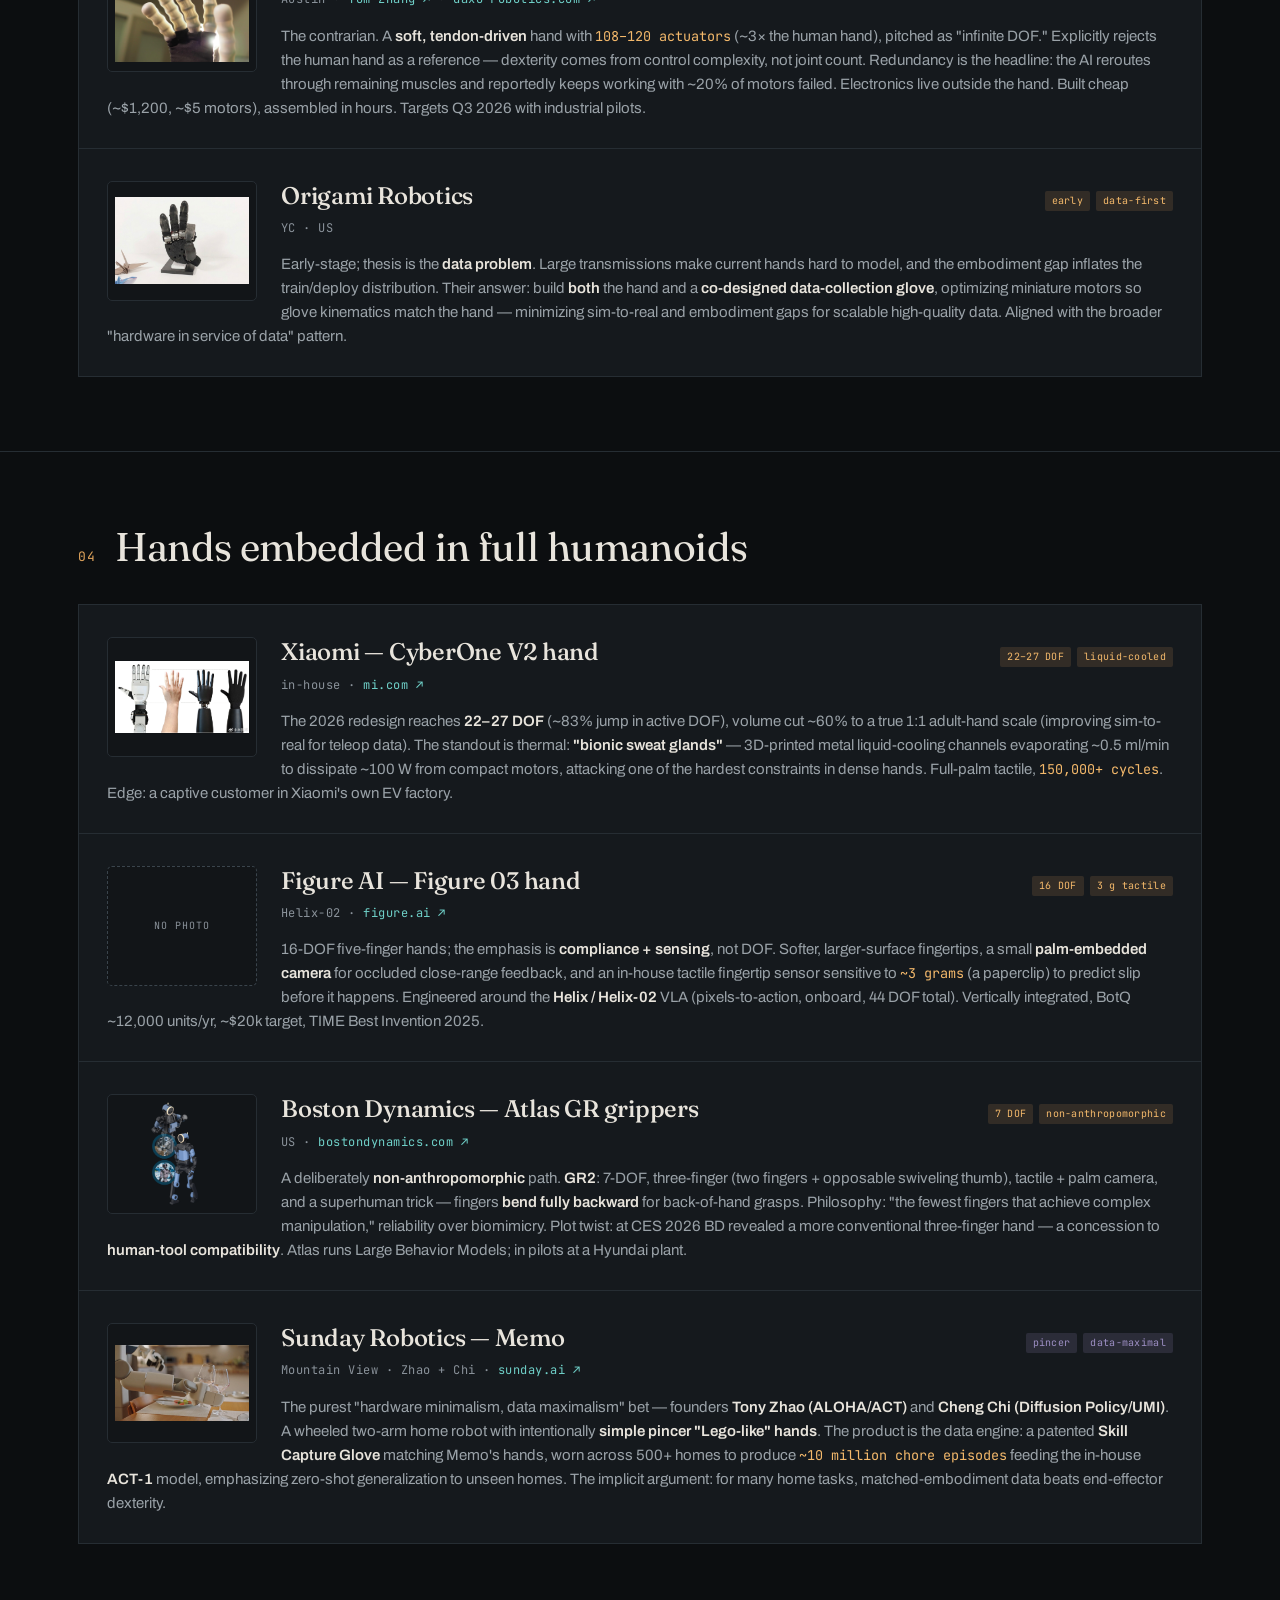
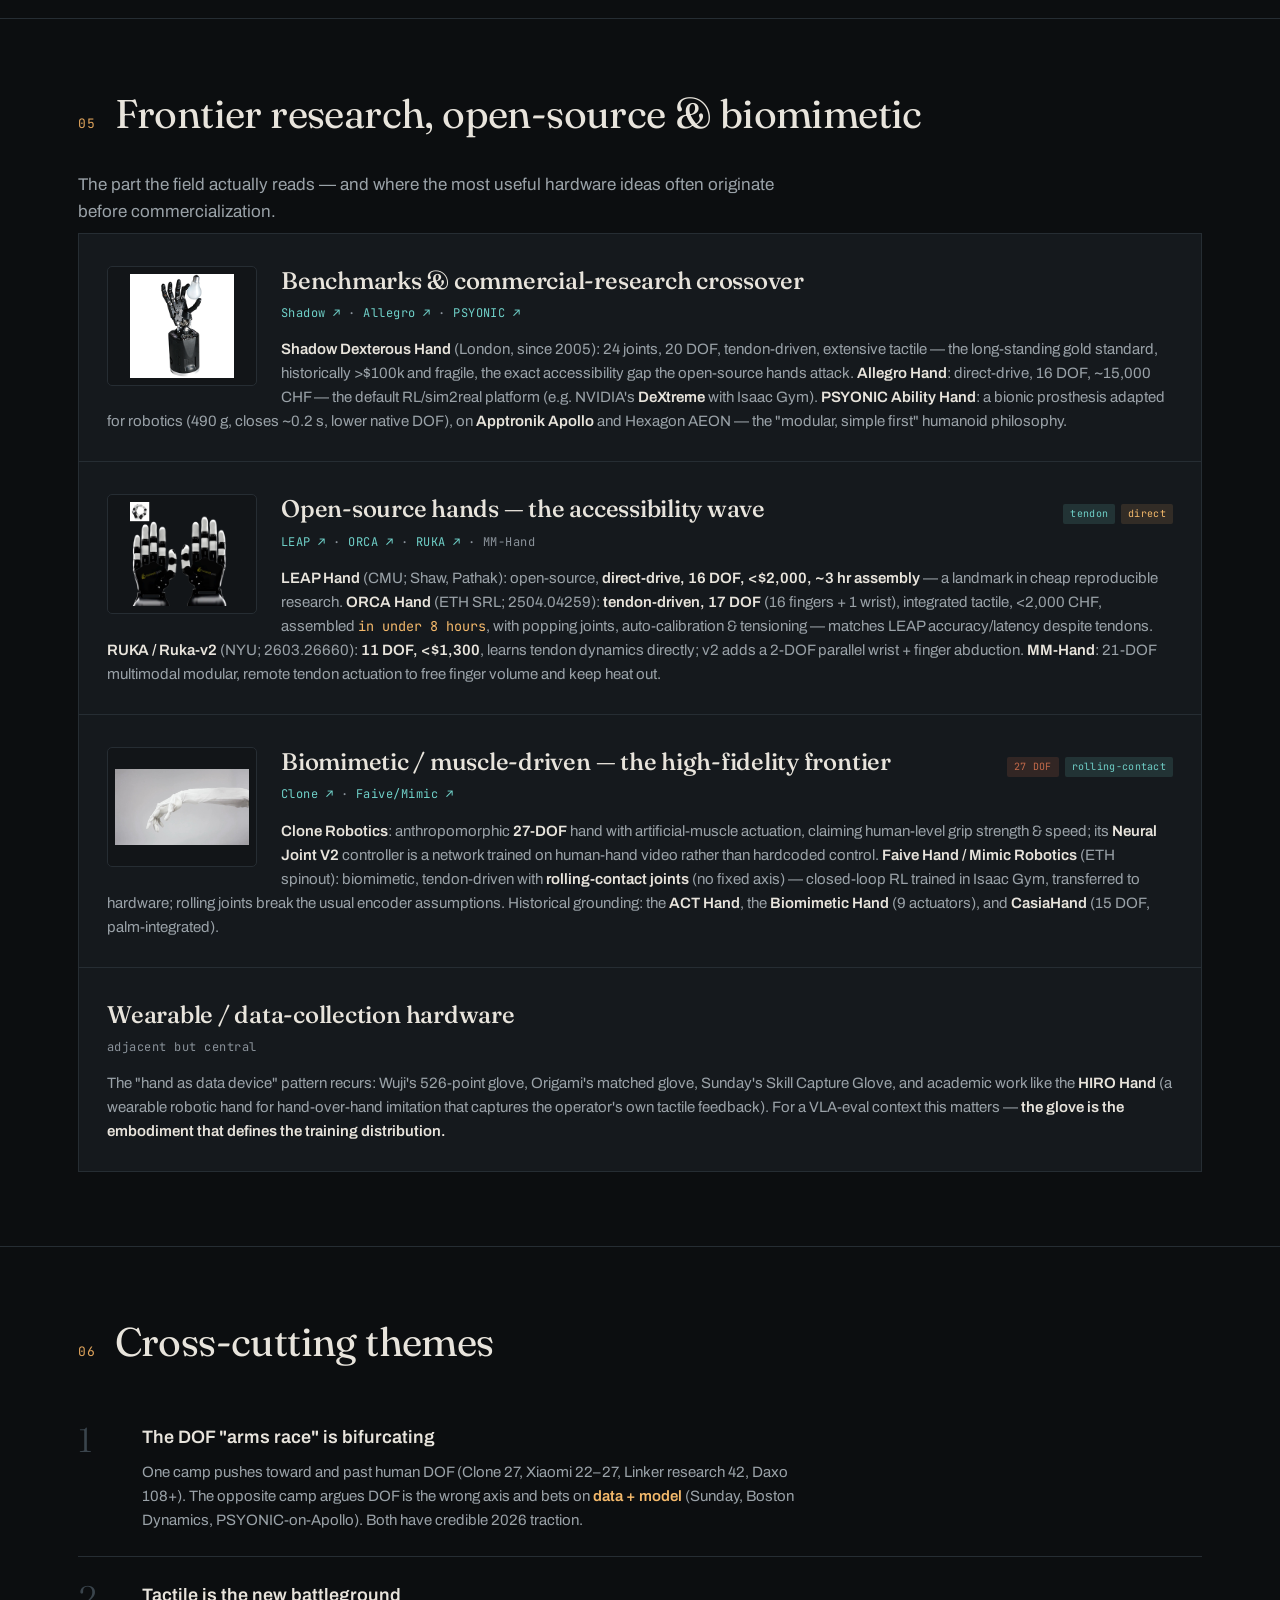
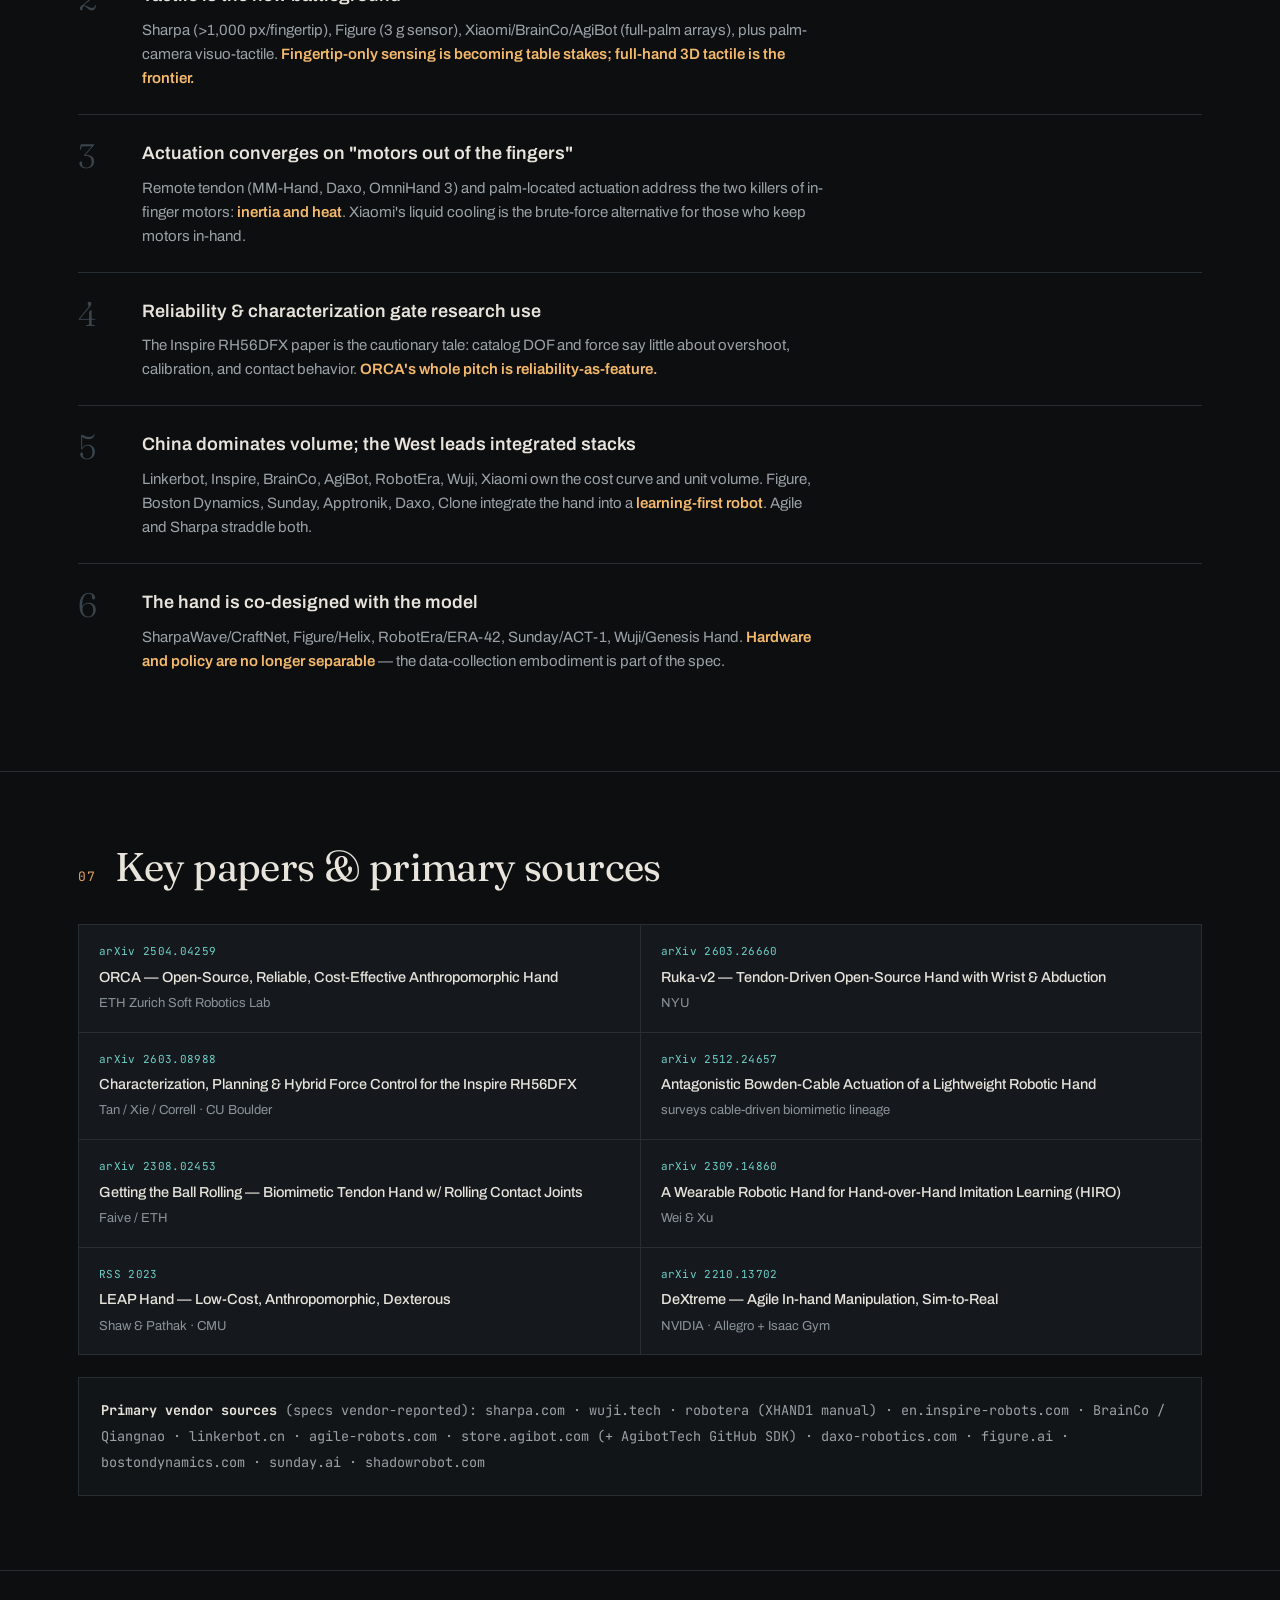
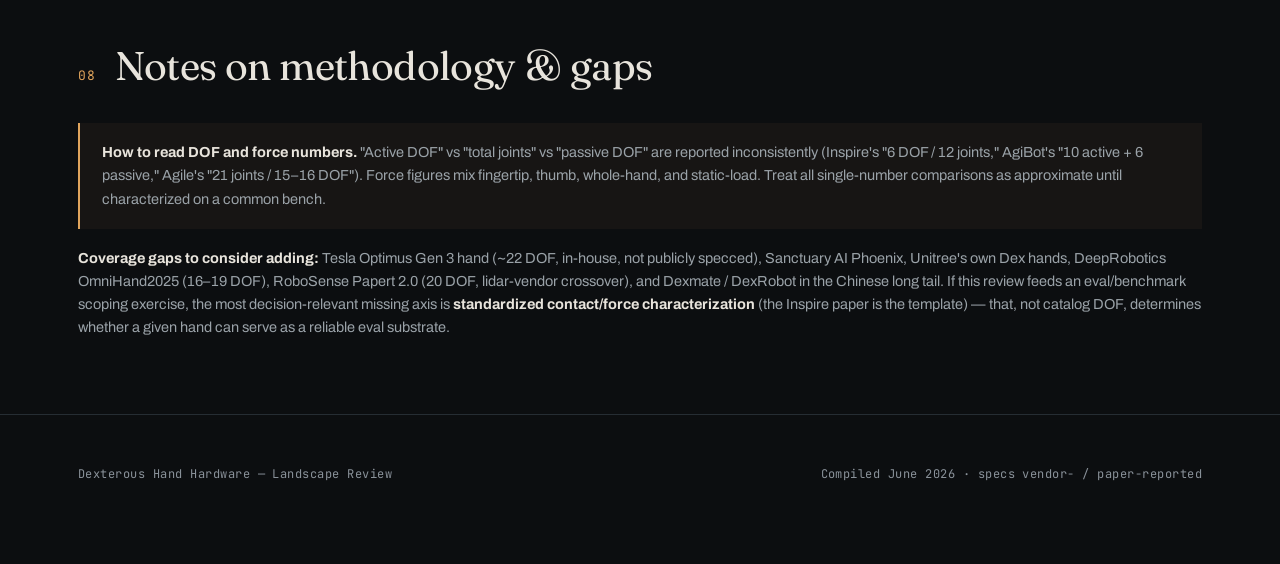
<file: dexhand_hardware_review.html>
<!DOCTYPE html>
<html lang="en">
<head>
<meta charset="UTF-8">
<meta name="viewport" content="width=device-width, initial-scale=1.0">
<title>Dexterous Hand Hardware — Landscape Review</title>
<link rel="preconnect" href="https://fonts.googleapis.com">
<link rel="preconnect" href="https://fonts.gstatic.com" crossorigin>
<link href="https://fonts.googleapis.com/css2?family=Fraunces:ital,opsz,wght@0,9..144,300..900;1,9..144,400&family=JetBrains+Mono:wght@400;500;700&family=Archivo:wght@400;500;600;700&display=swap" rel="stylesheet">
<style>
  :root{
    --bg:#0c0e10;
    --bg-2:#121518;
    --panel:#15191d;
    --panel-2:#1b2025;
    --line:#262d33;
    --line-bright:#3a444c;
    --ink:#e8e4dc;
    --ink-dim:#9aa2a8;
    --ink-faint:#8a929a;
    --amber:#e0a45c;
    --amber-bright:#f4b96b;
    --cyan:#6fd0c8;
    --rust:#c46a4a;
    --green:#86b06a;
    --violet:#9d8fc4;
    --mono:'JetBrains Mono',ui-monospace,monospace;
    --sans:'Archivo',system-ui,sans-serif;
    --serif:'Fraunces',Georgia,serif;
  }
  *{box-sizing:border-box;margin:0;padding:0}
  html{scroll-behavior:smooth}
  body{
    background:var(--bg);
    color:var(--ink);
    font-family:var(--sans);
    line-height:1.6;
    font-size:16px;
    -webkit-font-smoothing:antialiased;
    background-image:
      radial-gradient(circle at 12% 8%, rgba(224,164,92,.06), transparent 38%),
      radial-gradient(circle at 88% 92%, rgba(111,208,200,.05), transparent 42%);
    background-attachment:fixed;
  }
  /* grain */
  body::before{
    content:"";position:fixed;inset:0;pointer-events:none;z-index:9999;opacity:.035;
    background-image:url("data:image/svg+xml,%3Csvg xmlns='http://www.w3.org/2000/svg' width='120' height='120'%3E%3Cfilter id='n'%3E%3CfeTurbulence type='fractalNoise' baseFrequency='.85' numOctaves='3'/%3E%3C/filter%3E%3Crect width='100%25' height='100%25' filter='url(%23n)'/%3E%3C/svg%3E");
  }
  .wrap{max-width:1180px;margin:0 auto;padding:0 28px}

  /* ---------- header ---------- */
  header.hero{
    border-bottom:1px solid var(--line);
    padding:90px 0 54px;
    position:relative;overflow:hidden;
  }
  .hero .kick{
    font-family:var(--mono);font-size:12px;letter-spacing:.34em;text-transform:uppercase;
    color:var(--amber);margin-bottom:26px;display:flex;gap:14px;align-items:center;
    opacity:0;animation:fade .7s ease .1s forwards;
  }
  .hero .kick::before{content:"";width:42px;height:1px;background:var(--amber)}
  h1.title{
    font-family:var(--serif);font-weight:300;font-size:clamp(40px,7vw,82px);
    line-height:.98;letter-spacing:-.02em;max-width:14ch;
    opacity:0;animation:rise .9s cubic-bezier(.2,.7,.2,1) .2s forwards;
  }
  h1.title em{font-style:italic;color:var(--amber-bright)}
  .hero .sub{
    margin-top:30px;max-width:62ch;color:var(--ink-dim);font-size:18px;
    opacity:0;animation:rise .9s cubic-bezier(.2,.7,.2,1) .35s forwards;
  }
  .hero .meta{
    margin-top:38px;display:flex;flex-wrap:wrap;gap:10px;
    opacity:0;animation:fade .8s ease .55s forwards;
  }
  .chip{
    font-family:var(--mono);font-size:11.5px;letter-spacing:.05em;
    border:1px solid var(--line-bright);border-radius:2px;padding:6px 11px;color:var(--ink-dim);
    background:rgba(255,255,255,.012);
  }
  .chip b{color:var(--ink)}

  /* ---------- section frame ---------- */
  section{padding:74px 0;border-bottom:1px solid var(--line)}
  .sec-head{display:flex;align-items:baseline;gap:18px;margin-bottom:36px}
  .sec-num{font-family:var(--mono);font-size:13px;color:var(--amber);letter-spacing:.1em;padding-top:6px}
  .sec-head h2{
    font-family:var(--serif);font-weight:400;font-size:clamp(26px,3.6vw,40px);
    line-height:1.05;letter-spacing:-.015em;color:var(--ink);
  }
  .lead{font-size:17px;color:var(--ink-dim);max-width:74ch;margin-bottom:8px}

  /* ---------- axes cards ---------- */
  .axes{display:grid;grid-template-columns:repeat(2,1fr);gap:1px;background:var(--line);border:1px solid var(--line);margin-top:34px}
  .axis{background:var(--panel);padding:26px 24px;transition:background .3s}
  .axis:hover{background:var(--panel-2)}
  .axis .n{font-family:var(--mono);font-size:12px;color:var(--amber);letter-spacing:.1em}
  .axis h3{font-family:var(--serif);font-weight:500;font-size:21px;margin:8px 0 12px;color:var(--ink)}
  .axis p{font-size:14.5px;color:var(--ink-dim)}
  .axis p b{color:var(--ink)}
  .axis .tag{display:inline-block;font-family:var(--mono);font-size:10.5px;padding:2px 7px;border-radius:2px;margin:3px 4px 0 0;letter-spacing:.04em}
  .t-direct{background:rgba(224,164,92,.14);color:var(--amber-bright)}
  .t-tendon{background:rgba(111,208,200,.14);color:var(--cyan)}
  .t-link{background:rgba(157,143,196,.16);color:var(--violet)}

  /* ---------- table ---------- */
  .controls{display:flex;flex-wrap:wrap;gap:8px;align-items:center;margin-bottom:18px}
  .controls .lbl{font-family:var(--mono);font-size:11px;color:var(--ink-faint);letter-spacing:.14em;text-transform:uppercase;margin-right:6px}
  .fbtn{
    font-family:var(--mono);font-size:12px;letter-spacing:.03em;cursor:pointer;
    border:1px solid var(--line-bright);background:transparent;color:var(--ink-dim);
    padding:6px 13px;border-radius:2px;transition:all .2s;
  }
  .fbtn:hover{border-color:var(--amber);color:var(--ink)}
  .fbtn.active{background:var(--amber);color:#1a1205;border-color:var(--amber);font-weight:700}
  .tbl-scroll{overflow-x:auto;border:1px solid var(--line);background:var(--panel)}
  table{border-collapse:collapse;width:100%;min-width:880px;font-size:13.5px}
  thead th{
    font-family:var(--mono);font-size:11px;letter-spacing:.06em;text-transform:uppercase;
    color:var(--ink-faint);text-align:left;padding:14px 14px;border-bottom:1px solid var(--line-bright);
    cursor:pointer;user-select:none;white-space:nowrap;position:relative;background:var(--bg-2);
  }
  thead th:hover{color:var(--amber)}
  thead th[data-sort]::after{content:"⇅";opacity:.3;margin-left:6px;font-size:10px}
  thead th.sorted-asc::after{content:"↑";opacity:1;color:var(--amber)}
  thead th.sorted-desc::after{content:"↓";opacity:1;color:var(--amber)}
  tbody td{padding:13px 14px;border-bottom:1px solid var(--line);vertical-align:top;color:var(--ink-dim)}
  tbody tr{transition:background .15s}
  tbody tr:hover{background:var(--panel-2)}
  tbody tr:last-child td{border-bottom:none}
  .hand-name{color:var(--ink);font-weight:600;font-family:var(--sans)}
  .hand-org{display:block;font-family:var(--mono);font-size:10.5px;color:var(--ink-faint);margin-top:3px;letter-spacing:.02em}
  .dof{font-family:var(--mono);color:var(--amber-bright);font-weight:500}
  .pill{font-family:var(--mono);font-size:10px;padding:2px 7px;border-radius:2px;letter-spacing:.03em;white-space:nowrap}
  .p-direct{background:rgba(224,164,92,.14);color:var(--amber-bright)}
  .p-tendon{background:rgba(111,208,200,.14);color:var(--cyan)}
  .p-link{background:rgba(157,143,196,.16);color:var(--violet)}
  .p-soft{background:rgba(196,106,74,.16);color:var(--rust)}
  .p-mixed{background:rgba(134,176,106,.14);color:var(--green)}
  .table-note{font-family:var(--mono);font-size:11.5px;color:var(--ink-faint);margin-top:14px;line-height:1.7}

  /* ---------- entry cards ---------- */
  .entries{display:grid;gap:1px;background:var(--line);border:1px solid var(--line);margin-top:8px}
  .entry{background:var(--panel);padding:28px 28px;transition:background .3s}
  .entry:hover{background:var(--panel-2)}
  .entry .top{display:flex;justify-content:space-between;align-items:baseline;gap:16px;flex-wrap:wrap;margin-bottom:14px}
  .entry h3{font-family:var(--serif);font-weight:500;font-size:24px;color:var(--ink);letter-spacing:-.01em}
  .entry h3 span{font-family:var(--mono);font-size:12px;color:var(--ink-faint);letter-spacing:.04em;font-weight:400;display:block;margin-top:4px}
  .entry .badges{display:flex;gap:6px;flex-wrap:wrap;flex-shrink:0}
  .entry p{font-size:15px;color:var(--ink-dim)}
  .entry p b{color:var(--ink);font-weight:600}
  .entry p .hi{color:var(--amber-bright);font-family:var(--mono);font-size:13.5px}
  .entry{overflow:hidden}
  .entry .ethumb,.entry .noimg{float:left;width:150px;height:120px;margin:4px 24px 10px 0;border:1px solid var(--line);border-radius:5px;background:var(--bg-2)}
  .entry .ethumb{object-fit:contain;padding:7px}
  .entry .noimg{display:flex;align-items:center;justify-content:center;border-style:dashed;border-color:var(--line-bright);color:var(--ink-faint);font-family:var(--mono);font-size:10px;letter-spacing:.1em;text-transform:uppercase}
  .entry h3 span a{color:var(--cyan);text-decoration:none;border-bottom:1px solid transparent;transition:color .2s,border-color .2s}
  .entry h3 span a:hover{color:var(--amber-bright);border-bottom-color:var(--amber-bright)}

  /* ---------- themes ---------- */
  .themes{counter-reset:th;display:grid;gap:0;margin-top:8px}
  .theme{display:grid;grid-template-columns:64px 1fr;gap:0;border-top:1px solid var(--line);padding:24px 0}
  .theme:first-child{border-top:none}
  .theme .tn{font-family:var(--serif);font-size:34px;color:var(--line-bright);font-weight:300;line-height:1}
  .theme h3{font-family:var(--sans);font-weight:600;font-size:18px;color:var(--ink);margin-bottom:8px}
  .theme p{font-size:15px;color:var(--ink-dim);max-width:76ch}
  .theme p b{color:var(--amber-bright);font-weight:600}

  /* ---------- papers ---------- */
  .papers{display:grid;grid-template-columns:repeat(2,1fr);gap:1px;background:var(--line);border:1px solid var(--line);margin-top:14px}
  .paper{background:var(--panel);padding:18px 20px;transition:background .25s}
  .paper:hover{background:var(--panel-2)}
  .paper .id{font-family:var(--mono);font-size:11px;color:var(--cyan);letter-spacing:.03em}
  .paper .t{font-size:14.5px;color:var(--ink);margin-top:5px;font-weight:500}
  .paper .w{font-size:13px;color:var(--ink-faint);margin-top:4px}
  .src-block{margin-top:22px;padding:20px 22px;border:1px solid var(--line);background:var(--bg-2);font-size:13.5px;color:var(--ink-dim);font-family:var(--mono);line-height:1.9}
  .src-block b{color:var(--ink)}

  /* ---------- callouts / notes ---------- */
  .note{border-left:2px solid var(--amber);background:rgba(224,164,92,.05);padding:18px 22px;margin-top:18px;font-size:14.5px;color:var(--ink-dim)}
  .note b{color:var(--ink)}
  .gaps{margin-top:18px;font-size:14.5px;color:var(--ink-dim)}
  .gaps b{color:var(--ink)}

  footer{padding:50px 0 80px;color:var(--ink-faint);font-family:var(--mono);font-size:12px;letter-spacing:.04em}
  footer .wrap{display:flex;justify-content:space-between;flex-wrap:wrap;gap:12px}

  @keyframes rise{from{opacity:0;transform:translateY(22px)}to{opacity:1;transform:none}}
  @keyframes fade{from{opacity:0}to{opacity:1}}
  .reveal{opacity:0;transform:translateY(24px);transition:opacity .7s ease,transform .7s cubic-bezier(.2,.7,.2,1)}
  .reveal.in{opacity:1;transform:none}

  @media(max-width:760px){
    .wrap{padding:0 20px}
    .axes,.papers{grid-template-columns:1fr}
    .theme{grid-template-columns:44px 1fr}
    .entry .top{flex-direction:column}
    .entry .ethumb,.entry .noimg{width:96px;height:80px;margin-right:14px}
    section{padding:54px 0}
  }
  .langswitch{position:fixed;top:16px;right:18px;z-index:1000;font:600 13px/1 -apple-system,system-ui,"Noto Sans CJK SC","Microsoft YaHei",sans-serif;letter-spacing:.02em;padding:11px 16px;border-radius:999px;text-decoration:none;color:inherit;background:rgba(128,128,128,.16);border:1px solid rgba(128,128,128,.4);backdrop-filter:blur(10px);-webkit-backdrop-filter:blur(10px);transition:background .2s,border-color .2s,transform .2s}
  .langswitch:hover{background:rgba(128,128,128,.3);transform:translateY(-1px)}
  a:focus-visible,button:focus-visible,.langswitch:focus-visible{outline:2px solid currentColor;outline-offset:3px;border-radius:3px}
  @media (prefers-reduced-motion: reduce){
    *,*::before,*::after{animation-duration:.001ms!important;animation-iteration-count:1!important;transition-duration:.001ms!important;scroll-behavior:auto!important}
    .reveal{opacity:1!important;transform:none!important}
    .langswitch:hover{transform:none}
  }
</style>
<noscript><style>.reveal{opacity:1!important;transform:none!important}</style></noscript>
</head>
<body>
<a class="langswitch" href="dexhand_hardware_review.zh.html" hreflang="zh-Hans" lang="zh-CN" aria-label="切换到中文">中文</a>

<header class="hero">
  <div class="wrap">
    <div class="kick">Hardware Landscape · Compiled June 2026</div>
    <h1 class="title">Dexterous Hand <em>Hardware</em></h1>
    <p class="sub">Commercial specialists, humanoid-integrated end-effectors, and the frontier research / open-source / biomimetic line. Specs are vendor- or paper-reported and should be read as claims pending independent characterization.</p>
    <div class="meta">
      <span class="chip"><b>14+</b> companies</span>
      <span class="chip"><b>20</b> hands compared</span>
      <span class="chip"><b>8</b> key papers</span>
      <span class="chip">DOF · actuation · tactile · philosophy</span>
    </div>
  </div>
</header>

<!-- 1 — ORIENTATION -->
<section>
  <div class="wrap reveal">
    <div class="sec-head"><span class="sec-num">01</span><h2>Orientation — the design axes that actually matter</h2></div>
    <p class="lead">Before the per-entry detail, four axes separate these hands from each other. "How many DOF" is no longer a clean proxy for capability.</p>
    <div class="axes">
      <div class="axis">
        <div class="n">AXIS 01</div>
        <h3>Actuation topology</h3>
        <p>
          <span class="tag t-direct">DIRECT / QDD</span> motors at the joint — clean mapping, backdrivable, but bulky &amp; hot in-hand.
          <span class="tag t-link">LINKAGE</span> few motors, coupled joints — cheap &amp; strong, hard mapping.
          <span class="tag t-tendon">TENDON</span> motors relocated to palm/base — most anthropomorphic, but friction, hysteresis &amp; calibration.
        </p>
      </div>
      <div class="axis">
        <div class="n">AXIS 02</div>
        <h3>Degrees of freedom</h3>
        <p>From <b>6 active</b> (Inspire) through the 12–22 "human-equivalent" band, up to <b>27</b> (Clone) and Daxo's <b>108–120 actuators</b>. More DOF trades against reliability, cost, controllability and data efficiency.</p>
      </div>
      <div class="axis">
        <div class="n">AXIS 03</div>
        <h3>Tactile &amp; sensing stack</h3>
        <p>Increasingly the real differentiator: fingertip-only vs <b>full-palm arrays</b>, taxel density, force resolution, and whether <b>visuo-tactile</b> (camera-in-finger) is included.</p>
      </div>
      <div class="axis">
        <div class="n">AXIS 04</div>
        <h3>Product philosophy</h3>
        <p>A genuine fault line: <b>maximal hardware</b> (push DOF, sensing, anthropomorphism) versus <b>data-centric minimalism</b> (simple cheap hand, win on a scaled data engine and the model).</p>
      </div>
    </div>
  </div>
</section>

<!-- 2 — COMPARISON TABLE -->
<section>
  <div class="wrap reveal">
    <div class="sec-head"><span class="sec-num">02</span><h2>Comparison — headline specs</h2></div>
    <p class="lead">Filter by actuation, or click a column header to sort. Numbers are vendor-reported and inconsistently defined; treat single-number comparisons as approximate.</p>
    <div class="controls">
      <span class="lbl">Actuation</span>
      <button class="fbtn active" data-filter="all">All</button>
      <button class="fbtn" data-filter="direct">Direct / QDD</button>
      <button class="fbtn" data-filter="tendon">Tendon</button>
      <button class="fbtn" data-filter="link">Linkage</button>
      <button class="fbtn" data-filter="soft">Soft</button>
      <button class="fbtn" data-filter="mixed">Mixed</button>
    </div>
    <div class="tbl-scroll">
      <table id="cmp">
        <thead>
          <tr>
            <th data-sort="name" data-type="str">Hand / Company</th>
            <th data-sort="dof" data-type="num">Active DOF</th>
            <th data-sort="act" data-type="str">Actuation</th>
            <th>Tactile</th>
            <th>Notable</th>
            <th data-sort="status" data-type="str">Status</th>
          </tr>
        </thead>
        <tbody>
          <tr data-act="mixed" data-dof="22" data-name="SharpaWave" data-status="Mass production"><td><span class="hand-name">SharpaWave</span><span class="hand-org">Sharpa · Singapore</span></td><td class="dof">22</td><td><span class="pill p-mixed">in-finger</span></td><td>Dynamic Tactile Array, &gt;1,000 px/fingertip, ~0.005–0.02 N</td><td>On NVIDIA Isaac GR00T ref humanoid; CES 2026 honoree</td><td>Mass production (Oct '25)</td></tr>
          <tr data-act="direct" data-dof="20" data-name="Wuji Hand" data-status="Shipping"><td><span class="hand-name">Wuji Hand</span><span class="hand-org">Wuji Tech (Pan-Motor) · Shenzhen</span></td><td class="dof">20</td><td><span class="pill p-direct">direct micro-actuators</span></td><td>data glove 526 pts</td><td>~15 N tip, ~10 kg grasp, ~1 kHz, 300k+ cycles; Genesis AI partner</td><td>Shipping</td></tr>
          <tr data-act="direct" data-dof="12" data-name="XHAND1" data-status="Commercial"><td><span class="hand-name">XHAND1</span><span class="hand-org">RobotEra · Beijing</span></td><td class="dof">12</td><td><span class="pill p-direct">full-gear QDD</span></td><td>&gt;100 pts/finger, 270° encircling, 3D force + temp</td><td>~80 N grip, ERA-42 VLA, Vision Pro teleop</td><td>Commercial</td></tr>
          <tr data-act="link" data-dof="6" data-name="RH56 series" data-status="Commercial mature"><td><span class="hand-name">RH56 series</span><span class="hand-org">Inspire 因时 · Beijing</span></td><td class="dof">6</td><td><span class="pill p-link">linear-servo linkage</span></td><td>force; F1 has 24 sensors</td><td>Ubiquitous (Unitree G1/H1); F1 all-metal EtherCAT 1 kHz</td><td>Commercial, mature</td></tr>
          <tr data-act="direct" data-dof="21" data-name="Revo 3" data-status="Commercial"><td><span class="hand-name">Revo 2 / Revo 3</span><span class="hand-org">BrainCo 强脑 · Hangzhou</span></td><td class="dof">11 / 21</td><td><span class="pill p-direct">direct, backdrivable</span></td><td>full-palm + fingertip visuo-tactile (Revo 3)</td><td>BCI heritage; Revo 3 = 70 N, open-source ecosystem</td><td>Commercial; HK IPO rumored</td></tr>
          <tr data-act="mixed" data-dof="25" data-name="Linker Hand" data-status="Mass production"><td><span class="hand-name">Linker Hand L6/L20/L30</span><span class="hand-org">Linkerbot 灵心巧手 · Beijing</span></td><td class="dof">6 / 20 / 25</td><td><span class="pill p-mixed">all three routes</span></td><td>varies</td><td>~1/10–1/20 overseas cost; 10k+ units '25, &gt;80% China share</td><td>Mass production</td></tr>
          <tr data-act="direct" data-dof="16" data-name="Agile Hand" data-status="Commercial"><td><span class="hand-name">Agile Hand</span><span class="hand-org">Agile Robots · Munich + CN</span></td><td class="dof">15–16</td><td><span class="pill p-direct">in-finger modular</span></td><td>joint torque + fingertip</td><td>Active compliant control; on Agile ONE humanoid</td><td>Commercial</td></tr>
          <tr data-act="tendon" data-dof="22" data-name="OmniHand" data-status="Commercial"><td><span class="hand-name">OmniHand 2025 / Pro / 3 Ultra-T</span><span class="hand-org">AgiBot 智元 · Shanghai</span></td><td class="dof">10 / 12 / 22+3</td><td><span class="pill p-tendon">tendon (Ultra-T)</span></td><td>400+ taxels (0.1 N); full-hand 3D (Ultra-T)</td><td>Modular w/ OmniPicker; open SDK</td><td>Commercial</td></tr>
          <tr data-act="soft" data-dof="120" data-name="Muscle V0" data-status="Q3 2026"><td><span class="hand-name">Muscle V0</span><span class="hand-org">Daxo Robotics · Austin</span></td><td class="dof">108–120 act.</td><td><span class="pill p-soft">soft redundant tendon</span></td><td>AI-driven</td><td>Tolerates ~20% motor failure; ~$1,200 build; electronics out of hand</td><td>Pilots Q3 2026</td></tr>
          <tr data-act="direct" data-dof="1" data-name="Origami (unnamed)" data-status="Early stage"><td><span class="hand-name">(unnamed)</span><span class="hand-org">Origami Robotics · YC / US</span></td><td class="dof">TBD</td><td><span class="pill p-direct">miniature in-house</span></td><td>co-designed glove</td><td>Hand + matched data glove to close sim-real &amp; embodiment gap</td><td>Early stage</td></tr>
          <tr data-act="direct" data-dof="27" data-name="CyberOne V2 hand" data-status="Pre-commercial"><td><span class="hand-name">CyberOne V2 hand</span><span class="hand-org">Xiaomi · in-house</span></td><td class="dof">22–27</td><td><span class="pill p-direct">in-finger</span></td><td>full-palm tactile</td><td>Liquid-cooling "sweat glands"; 1:1 scale; 150k+ cycles</td><td>Internal / pre-commercial</td></tr>
          <tr data-act="direct" data-dof="16" data-name="Figure 03 hand" data-status="Production ramp"><td><span class="hand-name">Figure 03 hand</span><span class="hand-org">Figure AI · US</span></td><td class="dof">16</td><td><span class="pill p-direct">in-finger</span></td><td>in-house tactile (3 g), palm camera</td><td>Powers Helix-02; ~$20k robot target, BotQ 12k/yr</td><td>Production ramp</td></tr>
          <tr data-act="direct" data-dof="7" data-name="Atlas GR2 gripper" data-status="Commercial pilots"><td><span class="hand-name">Atlas GR2 gripper</span><span class="hand-org">Boston Dynamics · US</span></td><td class="dof">7</td><td><span class="pill p-direct">electric, 3 fingers</span></td><td>tactile + palm camera</td><td>Backward-bending fingers; CES '26 pivot to tool-friendly hand</td><td>Commercial pilots (Hyundai)</td></tr>
          <tr data-act="link" data-dof="2" data-name="Memo hands" data-status="Beta 2026"><td><span class="hand-name">Memo hands</span><span class="hand-org">Sunday Robotics · Mountain View</span></td><td class="dof">pincer</td><td><span class="pill p-link">simple clamp</span></td><td>minimal</td><td>Deliberate minimalism; ACT-1 model + Skill Capture Glove (10M episodes)</td><td>Founding Family beta</td></tr>
        </tbody>
      </table>
    </div>
    <p class="table-note">Research / open-source / biomimetic hands (Shadow, Allegro, LEAP, ORCA, RUKA, Clone, Faive) are detailed in §05.<br>"Active DOF" vs "total joints" vs "passive DOF" are reported inconsistently across vendors — sorting is on the active-DOF figure where available.</p>
  </div>
</section>

<!-- 3 — SPECIALISTS -->
<section>
  <div class="wrap reveal">
    <div class="sec-head"><span class="sec-num">03</span><h2>Standalone dexterous-hand specialists</h2></div>
    <div class="entries">

      <div class="entry">
        <img class="ethumb" src="images/sharpa.webp" alt="SharpaWave hand">
        <div class="top"><h3>Sharpa — SharpaWave<span>Singapore · <a href="https://www.sharpa.com/" target="_blank" rel="noopener">sharpa.com ↗</a></span></h3>
          <div class="badges"><span class="pill p-mixed">22 DOF</span><span class="pill p-direct">sensing-first</span></div></div>
        <p>A 1:1 human-scale, 22-active-DOF hand whose pitch is high-resolution touch. The proprietary <b>Dynamic Tactile Array</b> claims <span class="hi">&gt;1,000 px/fingertip</span>, sub-mm resolution, pressure sensitivity ~0.005–0.02 N over 0–30 N, and 180 FPS — enabling texture recognition and 6D force. Mass production from Oct 2025, open ROS2 stack, paired with <b>CraftNet</b> (Vision-Tactile-Language-Action, "System 0" reflex layer). Demoed at IROS 2025, CES 2026 honoree, integrated into the <b>NVIDIA Isaac GR00T</b> reference humanoid.</p>
      </div>

      <div class="entry">
        <img class="ethumb" src="images/wuji.webp" alt="Wuji Hand">
        <div class="top"><h3>Wuji Tech — Wuji Hand<span>Shenzhen · ex-Pan-Motor · <a href="https://wuji.tech/" target="_blank" rel="noopener">wuji.tech ↗</a></span></h3>
          <div class="badges"><span class="pill p-direct">20 DOF</span><span class="pill p-direct">direct-drive</span></div></div>
        <p>Vertically integrated on actuation. 20 active DOF, four joints per finger, <b>direct-drive micro-actuators in the phalanges</b> (no tendon slack). Reported ~0.6–0.9 kg, ~15 N fingertip, ~10 kg static grasp, ~1 kHz control, <span class="hi">300,000+ grasp cycles</span>, ~80 cm drop survival. Companion glove: 526 touch points @ 120 FPS. Strategically the hardware partner behind <b>Genesis AI's "Genesis Hand 1.0"</b> (3 ms latency, tuned for human-data collection into the GENE model).</p>
      </div>

      <div class="entry">
        <img class="ethumb" src="images/xhand1.jpg" alt="RobotEra XHAND1">
        <div class="top"><h3>RobotEra — XHAND1<span>Beijing · <a href="https://www.robotera.com/en/" target="_blank" rel="noopener">robotera.com ↗</a></span></h3>
          <div class="badges"><span class="pill p-direct">12 DOF</span><span class="pill p-direct">QDD</span></div></div>
        <p>12 active DOF (3 on thumb &amp; index, 2 on the rest), <b>full-gear quasi-direct-drive</b> with decoupled, backdrivable joints — explicitly marketed as a clean platform for IL/RL. Index swings ±15°, thumb reaches pinky opposition. Tactile: &gt;100-point per-fingertip array, 270° encircling 3D force + temperature. Whole-hand grip ~80 N. Integrates with <b>ERA-42</b> and supports Apple Vision Pro teleop. Slimmer <b>XHAND Lite</b> (11 DOF) for service robots.</p>
      </div>

      <div class="entry">
        <img class="ethumb" src="images/inspire-rh56h1.webp" alt="Inspire RH56 hand">
        <div class="top"><h3>Inspire — RH56 series<span>Beijing · 因时机器人 · <a href="https://en.inspire-robots.com/" target="_blank" rel="noopener">inspire-robots.com ↗</a></span></h3>
          <div class="badges"><span class="pill p-link">6 DOF</span><span class="pill p-link">linkage</span></div></div>
        <p>The incumbent research workhorse. 6 active DOF / 12 joints via six <b>miniature linear servos</b>, <b>underactuated &amp; coupled</b>. Variants: BFX (fast "pianist"), DFX (balanced; ~15 N thumb), all-metal flagship F1 (EtherCAT 1 kHz, 24 sensors, 30 kg static). Ubiquitous on Unitree G1/H1. But a <b>2026 characterization paper (Tan, Xie, Correll)</b> documents its limits as an instrument: uncalibrated proprioception, <span class="hi">up to +1618% force overshoot</span> at speed, non-trivial antipodal grasps. Essential cautionary reading.</p>
      </div>

      <div class="entry">
        <img class="ethumb" src="images/brainco-revo2.jpg" alt="BrainCo Revo hand">
        <div class="top"><h3>BrainCo / Qiangnao — Revo series<span>Hangzhou · 强脑科技 · <a href="https://www.brainco.tech/" target="_blank" rel="noopener">brainco.tech ↗</a></span></h3>
          <div class="badges"><span class="pill p-direct">11 / 21 DOF</span><span class="pill p-direct">visuo-tactile</span></div></div>
        <p>From BCI and prosthetics into robot hands. <b>Revo 2</b>: 11 DOF, 383 g, 50 N, 20 kg load, RS485/CAN-FD/EtherCAT @ 1 kHz, Basic/Pro/Touch tiers. <b>Revo 3</b> (2026): a 21-DOF jump to <b>direct-drive backdrivable</b> with full-palm tactile + fingertip visuo-tactile + 70 N grip — positioned as the first 20+ DOF open-ecosystem hand combining those modes. Demoed 33 grasp types, two-handed Rubik's cube. HK IPO reportedly in motion.</p>
      </div>

      <div class="entry">
        <img class="ethumb" src="images/linker-l20.jpg" alt="Linker Hand L20">
        <div class="top"><h3>Linkerbot — Linker Hand<span>Beijing · 灵心巧手 · <a href="https://www.linkerbot.cn/" target="_blank" rel="noopener">linkerbot.cn ↗</a></span></h3>
          <div class="badges"><span class="pill p-mixed">6–42 DOF</span><span class="pill p-mixed">all routes</span></div></div>
        <p>Volume leader and the most explicit "embrace all routes" strategy (founder Zhou Yong, 2023). <b>L6</b> (6 DOF direct, ~¥19,900), <b>L20</b> (20–21 DOF linkage, ~¥49,900), <b>L30</b> (25 DOF tendon, ~¥100k), research line to <b>42 DOF</b>. Pricing ~<span class="hi">1/10–1/20 of overseas</span>. Reported 10,000+ units in 2025, &gt;80% of China's high-DOF market, ~¥1.5B Series B at &gt;¥10B valuation. Customers: Stanford, Cambridge, PKU, Tsinghua. The clearest lab-to-standard-product case study.</p>
      </div>

      <div class="entry">
        <img class="ethumb" src="images/agile.webp" alt="Agile Hand">
        <div class="top"><h3>Agile Robots — Agile Hand<span>Munich + China · <a href="https://www.agile-robots.com/" target="_blank" rel="noopener">agile-robots.com ↗</a></span></h3>
          <div class="badges"><span class="pill p-direct">15–16 DOF</span><span class="pill p-direct">compliant</span></div></div>
        <p>Founded 2018, acquired Franka Emika (2023) — force-control arm pedigree. 21 joints / 15–16 DOF, 1.5 kg, ~10 N fingertip, 360°/s, with <b>identical modular fingers</b> (actuator + electronics + sensing + transmission in each). Joint-torque + fingertip tactile, active compliant control for safe contact. Now embedded in the <b>Agile ONE</b> industrial humanoid.</p>
      </div>

      <div class="entry">
        <img class="ethumb" src="images/omnihand.webp" alt="AgiBot OmniHand">
        <div class="top"><h3>AgiBot / Zhiyuan — OmniHand<span>Shanghai · 智元 · <a href="https://www.agibot.com/" target="_blank" rel="noopener">agibot.com ↗</a></span></h3>
          <div class="badges"><span class="pill p-tendon">10–22 DOF</span><span class="pill p-tendon">modular</span></div></div>
        <p>Modular end-effector family on a standard wrist (swaps with OmniPicker). <b>OmniHand 2025</b>: 10 active + 6 passive DOF, ~500 g, <span class="hi">400+ taxels @ 0.1 N</span>, open SDK. <b>Pro</b>: 19 DOF (12 active), 35–60 N, 150+ sensors. <b>OmniHand 3 Ultra-T</b> (Apr 2026): 22+3 DOF, <b>tendon-driven</b>, full-hand 3D tactile, 10:1 load-to-weight. Presented at MWC 2026; tied to a European manufacturing partnership.</p>
      </div>

      <div class="entry">
        <img class="ethumb" src="images/daxo.jpg" alt="Daxo Muscle hand">
        <div class="top"><h3>Daxo Robotics — Muscle V0<span>Austin · <a href="https://x.com/tom_jiahao" target="_blank" rel="noopener">Tom Zhang ↗</a> · <a href="https://daxo-robotics.com/" target="_blank" rel="noopener">daxo-robotics.com ↗</a></span></h3>
          <div class="badges"><span class="pill p-soft">108–120 act.</span><span class="pill p-soft">soft redundant</span></div></div>
        <p>The contrarian. A <b>soft, tendon-driven</b> hand with <span class="hi">108–120 actuators</span> (~3× the human hand), pitched as "infinite DOF." Explicitly rejects the human hand as a reference — dexterity comes from control complexity, not joint count. Redundancy is the headline: the AI reroutes through remaining muscles and reportedly keeps working with ~20% of motors failed. Electronics live outside the hand. Built cheap (~$1,200, ~$5 motors), assembled in hours. Targets Q3 2026 with industrial pilots.</p>
      </div>

      <div class="entry">
        <img class="ethumb" src="images/origami.jpg" alt="Origami Robotics hand">
        <div class="top"><h3>Origami Robotics<span>YC · US</span></h3>
          <div class="badges"><span class="pill p-direct">early</span><span class="pill p-direct">data-first</span></div></div>
        <p>Early-stage; thesis is the <b>data problem</b>. Large transmissions make current hands hard to model, and the embodiment gap inflates the train/deploy distribution. Their answer: build <b>both</b> the hand and a <b>co-designed data-collection glove</b>, optimizing miniature motors so glove kinematics match the hand — minimizing sim-to-real and embodiment gaps for scalable high-quality data. Aligned with the broader "hardware in service of data" pattern.</p>
      </div>

    </div>
  </div>
</section>

<!-- 4 — HUMANOID-INTEGRATED -->
<section>
  <div class="wrap reveal">
    <div class="sec-head"><span class="sec-num">04</span><h2>Hands embedded in full humanoids</h2></div>
    <div class="entries">

      <div class="entry">
        <img class="ethumb" src="images/cyberone-v2.webp" alt="Xiaomi CyberOne V2 hand">
        <div class="top"><h3>Xiaomi — CyberOne V2 hand<span>in-house · <a href="https://www.mi.com/global/" target="_blank" rel="noopener">mi.com ↗</a></span></h3>
          <div class="badges"><span class="pill p-direct">22–27 DOF</span><span class="pill p-direct">liquid-cooled</span></div></div>
        <p>The 2026 redesign reaches <b>22–27 DOF</b> (~83% jump in active DOF), volume cut ~60% to a true 1:1 adult-hand scale (improving sim-to-real for teleop data). The standout is thermal: <b>"bionic sweat glands"</b> — 3D-printed metal liquid-cooling channels evaporating ~0.5 ml/min to dissipate ~100 W from compact motors, attacking one of the hardest constraints in dense hands. Full-palm tactile, <span class="hi">150,000+ cycles</span>. Edge: a captive customer in Xiaomi's own EV factory.</p>
      </div>

      <div class="entry">
        <div class="noimg">no photo</div>
        <div class="top"><h3>Figure AI — Figure 03 hand<span>Helix-02 · <a href="https://www.figure.ai/" target="_blank" rel="noopener">figure.ai ↗</a></span></h3>
          <div class="badges"><span class="pill p-direct">16 DOF</span><span class="pill p-direct">3 g tactile</span></div></div>
        <p>16-DOF five-finger hands; the emphasis is <b>compliance + sensing</b>, not DOF. Softer, larger-surface fingertips, a small <b>palm-embedded camera</b> for occluded close-range feedback, and an in-house tactile fingertip sensor sensitive to <span class="hi">~3 grams</span> (a paperclip) to predict slip before it happens. Engineered around the <b>Helix / Helix-02</b> VLA (pixels-to-action, onboard, 44 DOF total). Vertically integrated, BotQ ~12,000 units/yr, ~$20k target, TIME Best Invention 2025.</p>
      </div>

      <div class="entry">
        <img class="ethumb" src="images/atlas.png" alt="Boston Dynamics Atlas">
        <div class="top"><h3>Boston Dynamics — Atlas GR grippers<span>US · <a href="https://bostondynamics.com/products/atlas/" target="_blank" rel="noopener">bostondynamics.com ↗</a></span></h3>
          <div class="badges"><span class="pill p-direct">7 DOF</span><span class="pill p-direct">non-anthropomorphic</span></div></div>
        <p>A deliberately <b>non-anthropomorphic</b> path. <b>GR2</b>: 7-DOF, three-finger (two fingers + opposable swiveling thumb), tactile + palm camera, and a superhuman trick — fingers <b>bend fully backward</b> for back-of-hand grasps. Philosophy: "the fewest fingers that achieve complex manipulation," reliability over biomimicry. Plot twist: at CES 2026 BD revealed a more conventional three-finger hand — a concession to <b>human-tool compatibility</b>. Atlas runs Large Behavior Models; in pilots at a Hyundai plant.</p>
      </div>

      <div class="entry">
        <img class="ethumb" src="images/sunday-memo.webp" alt="Sunday Robotics Memo gripper">
        <div class="top"><h3>Sunday Robotics — Memo<span>Mountain View · Zhao + Chi · <a href="https://www.sunday.ai/" target="_blank" rel="noopener">sunday.ai ↗</a></span></h3>
          <div class="badges"><span class="pill p-link">pincer</span><span class="pill p-link">data-maximal</span></div></div>
        <p>The purest "hardware minimalism, data maximalism" bet — founders <b>Tony Zhao (ALOHA/ACT)</b> and <b>Cheng Chi (Diffusion Policy/UMI)</b>. A wheeled two-arm home robot with intentionally <b>simple pincer "Lego-like" hands</b>. The product is the data engine: a patented <b>Skill Capture Glove</b> matching Memo's hands, worn across 500+ homes to produce <span class="hi">~10 million chore episodes</span> feeding the in-house <b>ACT-1</b> model, emphasizing zero-shot generalization to unseen homes. The implicit argument: for many home tasks, matched-embodiment data beats end-effector dexterity.</p>
      </div>

    </div>
  </div>
</section>

<!-- 5 — RESEARCH / OPEN SOURCE / BIOMIMETIC -->
<section>
  <div class="wrap reveal">
    <div class="sec-head"><span class="sec-num">05</span><h2>Frontier research, open-source &amp; biomimetic</h2></div>
    <p class="lead">The part the field actually reads — and where the most useful hardware ideas often originate before commercialization.</p>
    <div class="entries">

      <div class="entry">
        <img class="ethumb" src="images/shadow.png" alt="Shadow Dexterous Hand">
        <div class="top"><h3>Benchmarks &amp; commercial-research crossover<span><a href="https://www.shadowrobot.com/" target="_blank" rel="noopener">Shadow ↗</a> · <a href="https://www.allegrohand.com/" target="_blank" rel="noopener">Allegro ↗</a> · <a href="https://www.psyonic.io/" target="_blank" rel="noopener">PSYONIC ↗</a></span></h3></div>
        <p><b>Shadow Dexterous Hand</b> (London, since 2005): 24 joints, 20 DOF, tendon-driven, extensive tactile — the long-standing gold standard, historically &gt;$100k and fragile, the exact accessibility gap the open-source hands attack. <b>Allegro Hand</b>: direct-drive, 16 DOF, ~15,000 CHF — the default RL/sim2real platform (e.g. NVIDIA's <b>DeXtreme</b> with Isaac Gym). <b>PSYONIC Ability Hand</b>: a bionic prosthesis adapted for robotics (490 g, closes ~0.2 s, lower native DOF), on <b>Apptronik Apollo</b> and Hexagon AEON — the "modular, simple first" humanoid philosophy.</p>
      </div>

      <div class="entry">
        <img class="ethumb" src="images/orca.webp" alt="ORCA open-source hand">
        <div class="top"><h3>Open-source hands — the accessibility wave<span><a href="https://leaphand.com/" target="_blank" rel="noopener">LEAP ↗</a> · <a href="https://www.orcahand.com/" target="_blank" rel="noopener">ORCA ↗</a> · <a href="https://ruka-hand.github.io/" target="_blank" rel="noopener">RUKA ↗</a> · MM-Hand</span></h3>
          <div class="badges"><span class="pill p-tendon">tendon</span><span class="pill p-direct">direct</span></div></div>
        <p><b>LEAP Hand</b> (CMU; Shaw, Pathak): open-source, <b>direct-drive, 16 DOF, &lt;$2,000, ~3 hr assembly</b> — a landmark in cheap reproducible research. <b>ORCA Hand</b> (ETH SRL; 2504.04259): <b>tendon-driven, 17 DOF</b> (16 fingers + 1 wrist), integrated tactile, &lt;2,000 CHF, assembled <span class="hi">in under 8 hours</span>, with popping joints, auto-calibration &amp; tensioning — matches LEAP accuracy/latency despite tendons. <b>RUKA / Ruka-v2</b> (NYU; 2603.26660): <b>11 DOF, &lt;$1,300</b>, learns tendon dynamics directly; v2 adds a 2-DOF parallel wrist + finger abduction. <b>MM-Hand</b>: 21-DOF multimodal modular, remote tendon actuation to free finger volume and keep heat out.</p>
      </div>

      <div class="entry">
        <img class="ethumb" src="images/clone.jpg" alt="Clone Robotics hand">
        <div class="top"><h3>Biomimetic / muscle-driven — the high-fidelity frontier<span><a href="https://clonerobotics.com/" target="_blank" rel="noopener">Clone ↗</a> · <a href="https://www.mimicrobotics.com/" target="_blank" rel="noopener">Faive/Mimic ↗</a></span></h3>
          <div class="badges"><span class="pill p-soft">27 DOF</span><span class="pill p-tendon">rolling-contact</span></div></div>
        <p><b>Clone Robotics</b>: anthropomorphic <b>27-DOF</b> hand with artificial-muscle actuation, claiming human-level grip strength &amp; speed; its <b>Neural Joint V2</b> controller is a network trained on human-hand video rather than hardcoded control. <b>Faive Hand / Mimic Robotics</b> (ETH spinout): biomimetic, tendon-driven with <b>rolling-contact joints</b> (no fixed axis) — closed-loop RL trained in Isaac Gym, transferred to hardware; rolling joints break the usual encoder assumptions. Historical grounding: the <b>ACT Hand</b>, the <b>Biomimetic Hand</b> (9 actuators), and <b>CasiaHand</b> (15 DOF, palm-integrated).</p>
      </div>

      <div class="entry">
        <div class="top"><h3>Wearable / data-collection hardware<span>adjacent but central</span></h3></div>
        <p>The "hand as data device" pattern recurs: Wuji's 526-point glove, Origami's matched glove, Sunday's Skill Capture Glove, and academic work like the <b>HIRO Hand</b> (a wearable robotic hand for hand-over-hand imitation that captures the operator's own tactile feedback). For a VLA-eval context this matters — <b>the glove is the embodiment that defines the training distribution.</b></p>
      </div>

    </div>
  </div>
</section>

<!-- 6 — THEMES -->
<section>
  <div class="wrap reveal">
    <div class="sec-head"><span class="sec-num">06</span><h2>Cross-cutting themes</h2></div>
    <div class="themes">
      <div class="theme"><div class="tn">1</div><div><h3>The DOF "arms race" is bifurcating</h3><p>One camp pushes toward and past human DOF (Clone 27, Xiaomi 22–27, Linker research 42, Daxo 108+). The opposite camp argues DOF is the wrong axis and bets on <b>data + model</b> (Sunday, Boston Dynamics, PSYONIC-on-Apollo). Both have credible 2026 traction.</p></div></div>
      <div class="theme"><div class="tn">2</div><div><h3>Tactile is the new battleground</h3><p>Sharpa (&gt;1,000 px/fingertip), Figure (3 g sensor), Xiaomi/BrainCo/AgiBot (full-palm arrays), plus palm-camera visuo-tactile. <b>Fingertip-only sensing is becoming table stakes; full-hand 3D tactile is the frontier.</b></p></div></div>
      <div class="theme"><div class="tn">3</div><div><h3>Actuation converges on "motors out of the fingers"</h3><p>Remote tendon (MM-Hand, Daxo, OmniHand 3) and palm-located actuation address the two killers of in-finger motors: <b>inertia and heat</b>. Xiaomi's liquid cooling is the brute-force alternative for those who keep motors in-hand.</p></div></div>
      <div class="theme"><div class="tn">4</div><div><h3>Reliability &amp; characterization gate research use</h3><p>The Inspire RH56DFX paper is the cautionary tale: catalog DOF and force say little about overshoot, calibration, and contact behavior. <b>ORCA's whole pitch is reliability-as-feature.</b></p></div></div>
      <div class="theme"><div class="tn">5</div><div><h3>China dominates volume; the West leads integrated stacks</h3><p>Linkerbot, Inspire, BrainCo, AgiBot, RobotEra, Wuji, Xiaomi own the cost curve and unit volume. Figure, Boston Dynamics, Sunday, Apptronik, Daxo, Clone integrate the hand into a <b>learning-first robot</b>. Agile and Sharpa straddle both.</p></div></div>
      <div class="theme"><div class="tn">6</div><div><h3>The hand is co-designed with the model</h3><p>SharpaWave/CraftNet, Figure/Helix, RobotEra/ERA-42, Sunday/ACT-1, Wuji/Genesis Hand. <b>Hardware and policy are no longer separable</b> — the data-collection embodiment is part of the spec.</p></div></div>
    </div>
  </div>
</section>

<!-- 7 — PAPERS -->
<section>
  <div class="wrap reveal">
    <div class="sec-head"><span class="sec-num">07</span><h2>Key papers &amp; primary sources</h2></div>
    <div class="papers">
      <div class="paper"><div class="id">arXiv 2504.04259</div><div class="t">ORCA — Open-Source, Reliable, Cost-Effective Anthropomorphic Hand</div><div class="w">ETH Zurich Soft Robotics Lab</div></div>
      <div class="paper"><div class="id">arXiv 2603.26660</div><div class="t">Ruka-v2 — Tendon-Driven Open-Source Hand with Wrist &amp; Abduction</div><div class="w">NYU</div></div>
      <div class="paper"><div class="id">arXiv 2603.08988</div><div class="t">Characterization, Planning &amp; Hybrid Force Control for the Inspire RH56DFX</div><div class="w">Tan / Xie / Correll · CU Boulder</div></div>
      <div class="paper"><div class="id">arXiv 2512.24657</div><div class="t">Antagonistic Bowden-Cable Actuation of a Lightweight Robotic Hand</div><div class="w">surveys cable-driven biomimetic lineage</div></div>
      <div class="paper"><div class="id">arXiv 2308.02453</div><div class="t">Getting the Ball Rolling — Biomimetic Tendon Hand w/ Rolling Contact Joints</div><div class="w">Faive / ETH</div></div>
      <div class="paper"><div class="id">arXiv 2309.14860</div><div class="t">A Wearable Robotic Hand for Hand-over-Hand Imitation Learning (HIRO)</div><div class="w">Wei &amp; Xu</div></div>
      <div class="paper"><div class="id">RSS 2023</div><div class="t">LEAP Hand — Low-Cost, Anthropomorphic, Dexterous</div><div class="w">Shaw &amp; Pathak · CMU</div></div>
      <div class="paper"><div class="id">arXiv 2210.13702</div><div class="t">DeXtreme — Agile In-hand Manipulation, Sim-to-Real</div><div class="w">NVIDIA · Allegro + Isaac Gym</div></div>
    </div>
    <div class="src-block">
      <b>Primary vendor sources</b> (specs vendor-reported): sharpa.com · wuji.tech · robotera (XHAND1 manual) · en.inspire-robots.com · BrainCo / Qiangnao · linkerbot.cn · agile-robots.com · store.agibot.com (+ AgibotTech GitHub SDK) · daxo-robotics.com · figure.ai · bostondynamics.com · sunday.ai · shadowrobot.com
    </div>
  </div>
</section>

<!-- 8 — METHODOLOGY -->
<section>
  <div class="wrap reveal">
    <div class="sec-head"><span class="sec-num">08</span><h2>Notes on methodology &amp; gaps</h2></div>
    <div class="note">
      <b>How to read DOF and force numbers.</b> "Active DOF" vs "total joints" vs "passive DOF" are reported inconsistently (Inspire's "6 DOF / 12 joints," AgiBot's "10 active + 6 passive," Agile's "21 joints / 15–16 DOF"). Force figures mix fingertip, thumb, whole-hand, and static-load. Treat all single-number comparisons as approximate until characterized on a common bench.
    </div>
    <p class="gaps"><b>Coverage gaps to consider adding:</b> Tesla Optimus Gen 3 hand (~22 DOF, in-house, not publicly specced), Sanctuary AI Phoenix, Unitree's own Dex hands, DeepRobotics OmniHand2025 (16–19 DOF), RoboSense Papert 2.0 (20 DOF, lidar-vendor crossover), and Dexmate / DexRobot in the Chinese long tail. If this review feeds an eval/benchmark scoping exercise, the most decision-relevant missing axis is <b>standardized contact/force characterization</b> (the Inspire paper is the template) — that, not catalog DOF, determines whether a given hand can serve as a reliable eval substrate.</p>
  </div>
</section>

<footer>
  <div class="wrap">
    <span>Dexterous Hand Hardware — Landscape Review</span>
    <span>Compiled June 2026 · specs vendor- / paper-reported</span>
  </div>
</footer>

<script>
  // ---- filter ----
  const fbtns=document.querySelectorAll('.fbtn');
  const rows=Array.from(document.querySelectorAll('#cmp tbody tr'));
  fbtns.forEach(b=>b.addEventListener('click',()=>{
    fbtns.forEach(x=>x.classList.remove('active'));
    b.classList.add('active');
    const f=b.dataset.filter;
    rows.forEach(r=>{r.style.display=(f==='all'||r.dataset.act===f)?'':'none';});
  }));

  // ---- sort ----
  const tbody=document.querySelector('#cmp tbody');
  document.querySelectorAll('#cmp thead th[data-sort]').forEach(th=>{
    th.addEventListener('click',()=>{
      const key=th.dataset.sort, type=th.dataset.type;
      const asc=!th.classList.contains('sorted-asc');
      document.querySelectorAll('#cmp thead th').forEach(h=>h.classList.remove('sorted-asc','sorted-desc'));
      th.classList.add(asc?'sorted-asc':'sorted-desc');
      const visible=rows.filter(r=>r.style.display!=='none');
      visible.sort((a,b)=>{
        let x=a.dataset[key]||'', y=b.dataset[key]||'';
        if(type==='num'){x=parseFloat(x)||0;y=parseFloat(y)||0;return asc?x-y:y-x;}
        return asc?x.localeCompare(y):y.localeCompare(x);
      });
      visible.forEach(r=>tbody.appendChild(r));
    });
  });

  // ---- scroll reveal ----
  const io=new IntersectionObserver(es=>es.forEach(e=>{if(e.isIntersecting){e.target.classList.add('in');io.unobserve(e.target);}}),{threshold:.08});
  document.querySelectorAll('.reveal').forEach(el=>io.observe(el));
</script>
</body>
</html>
</file>
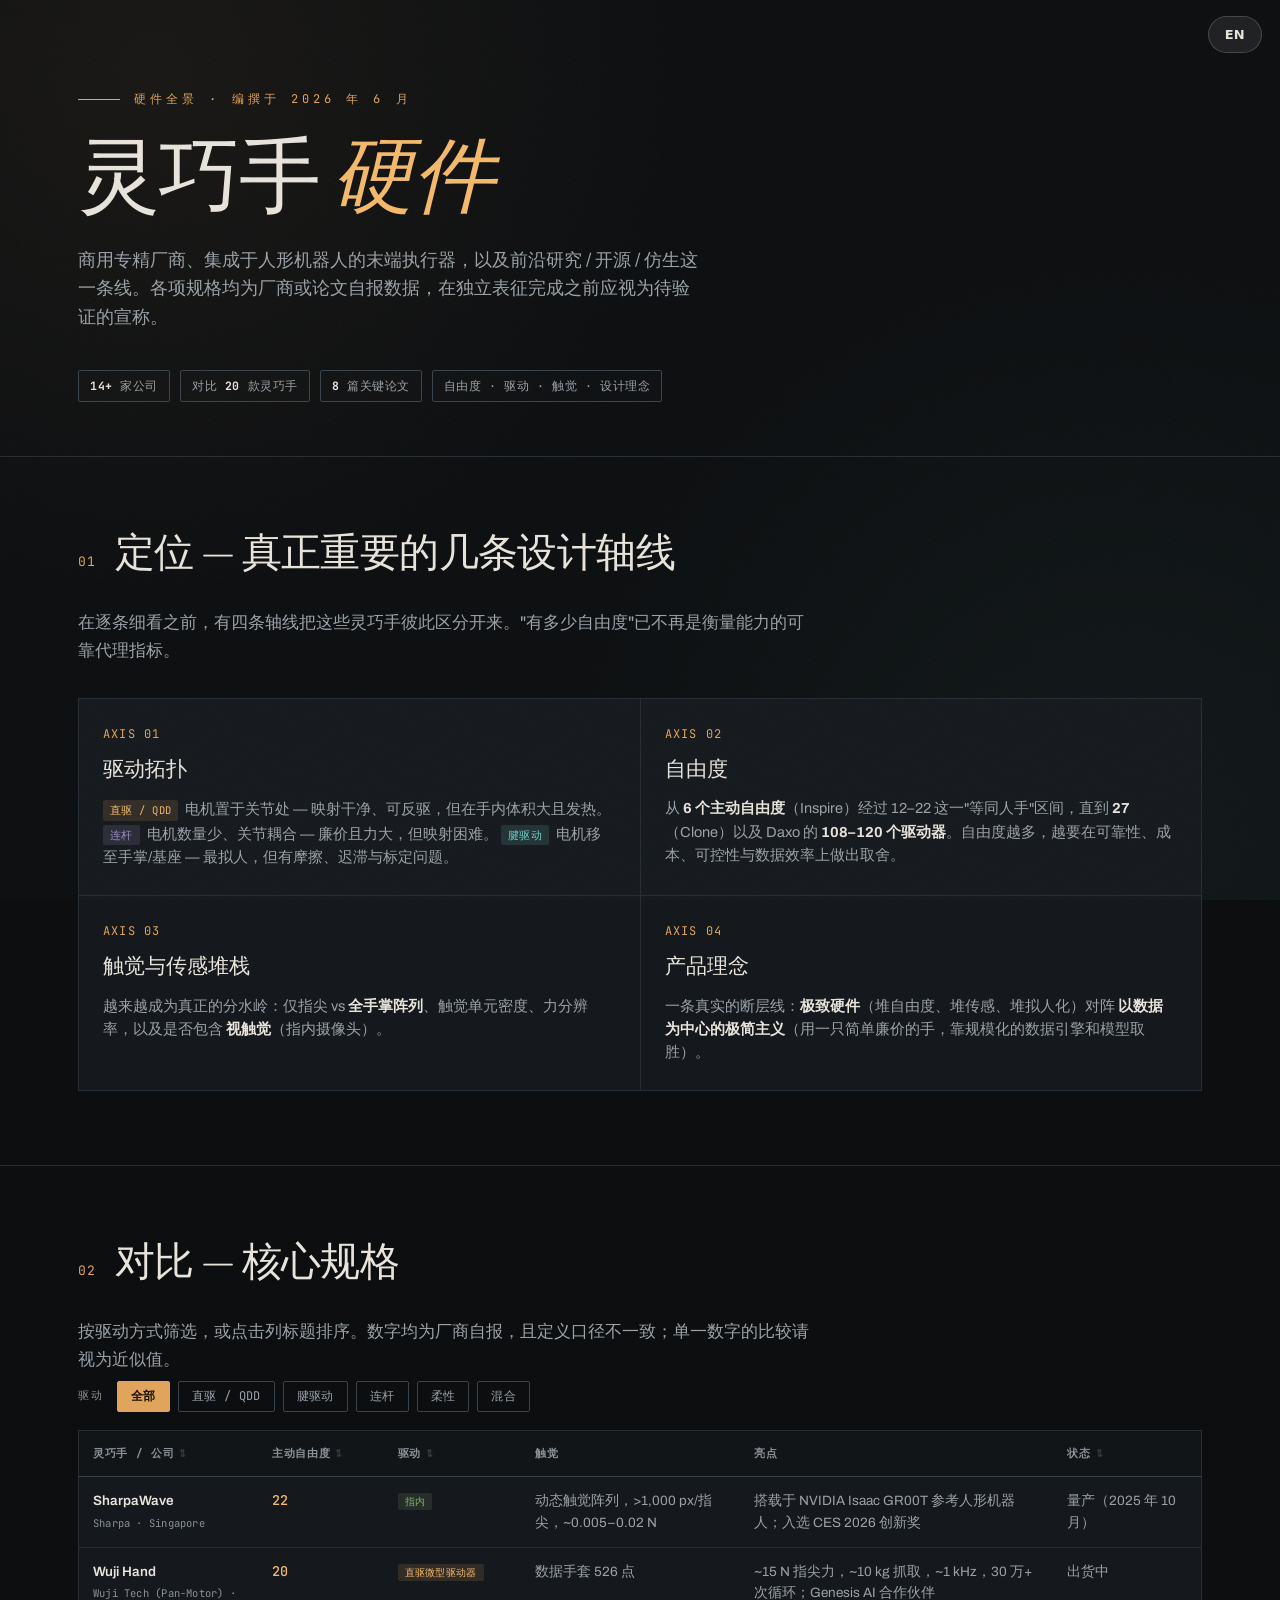
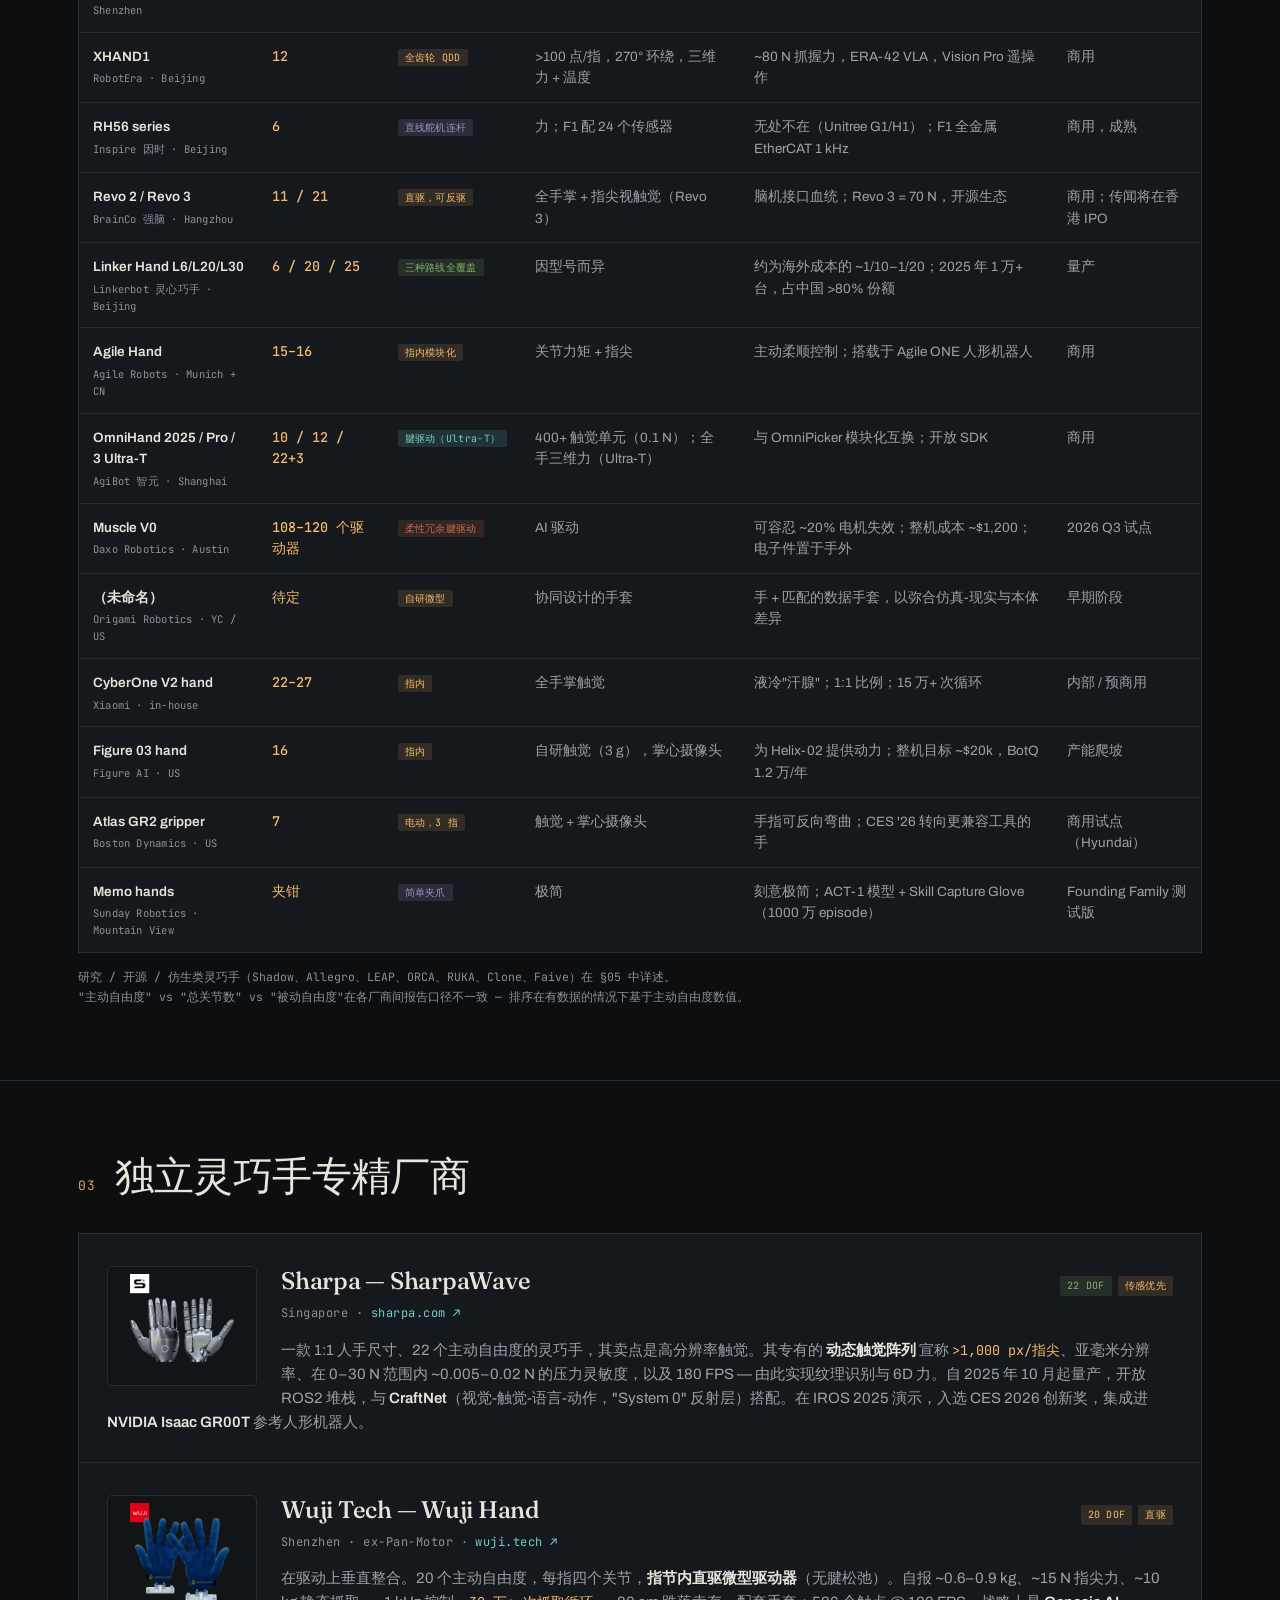
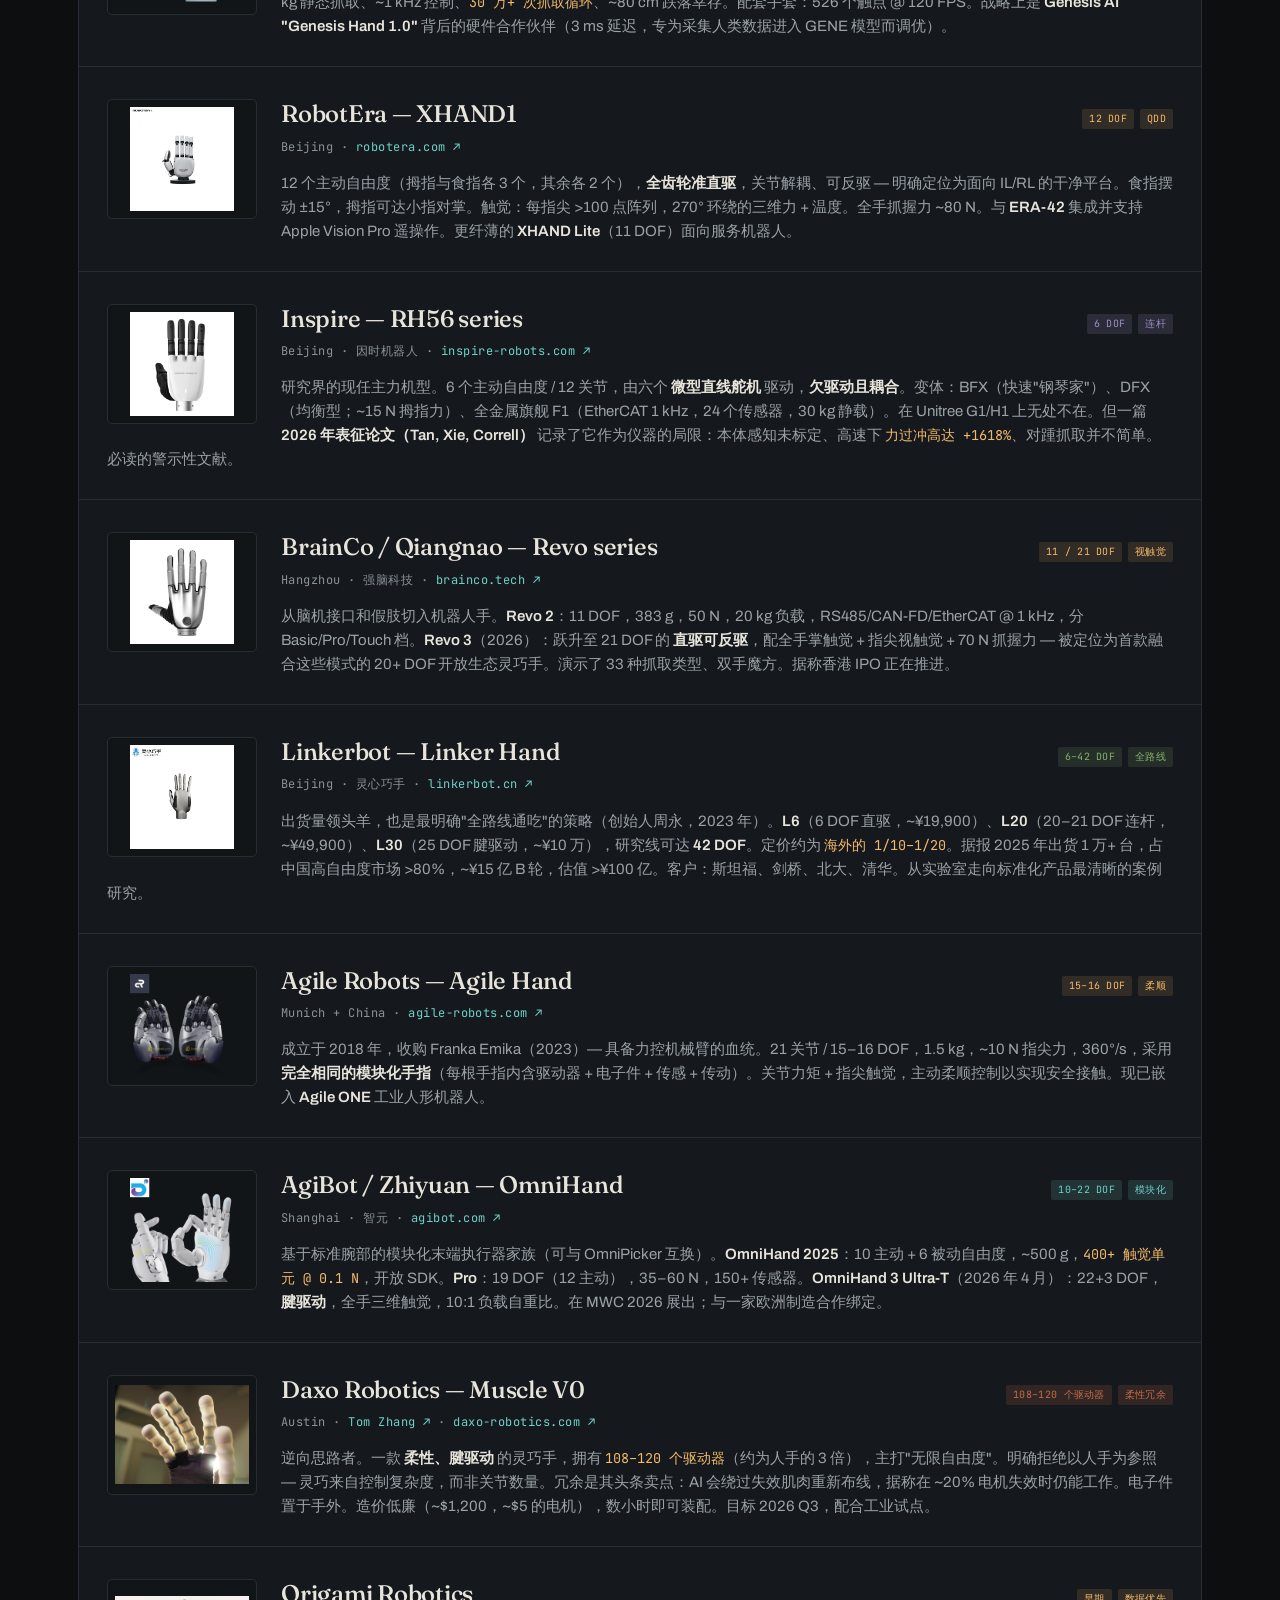
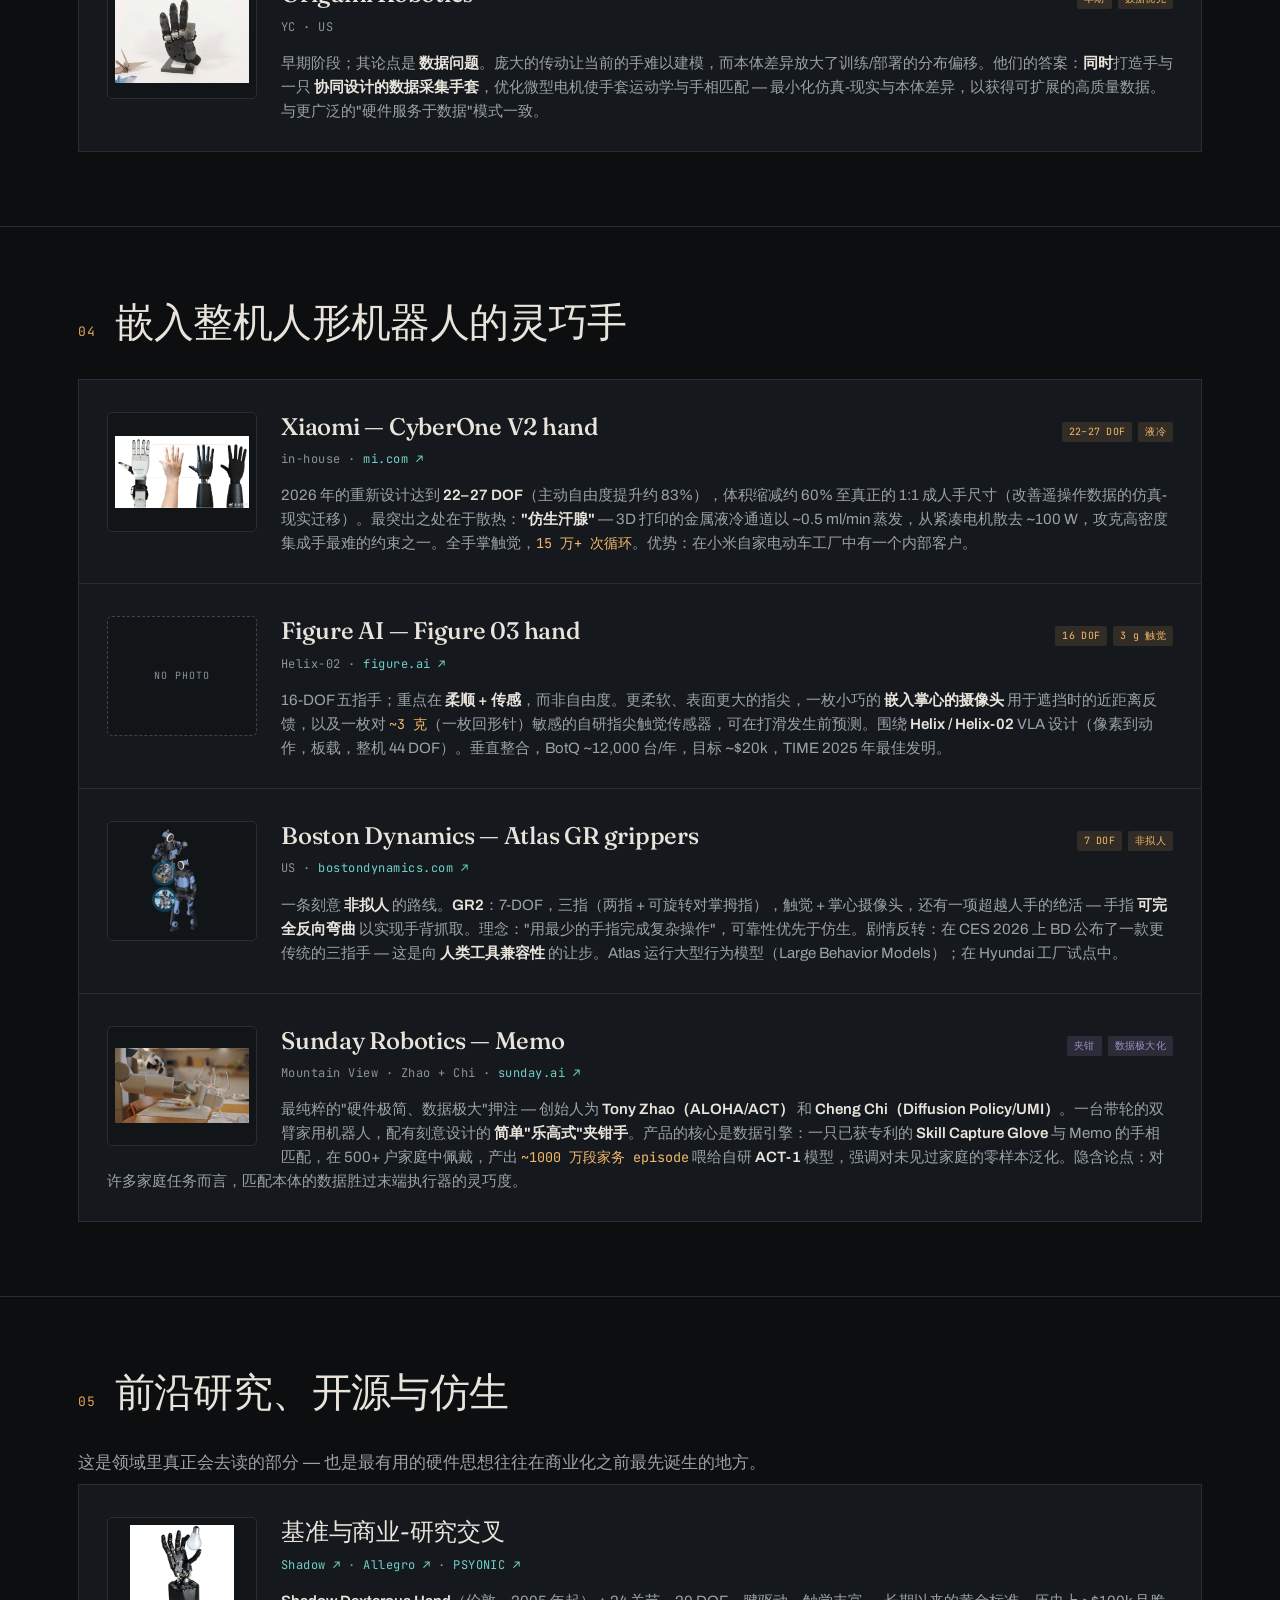
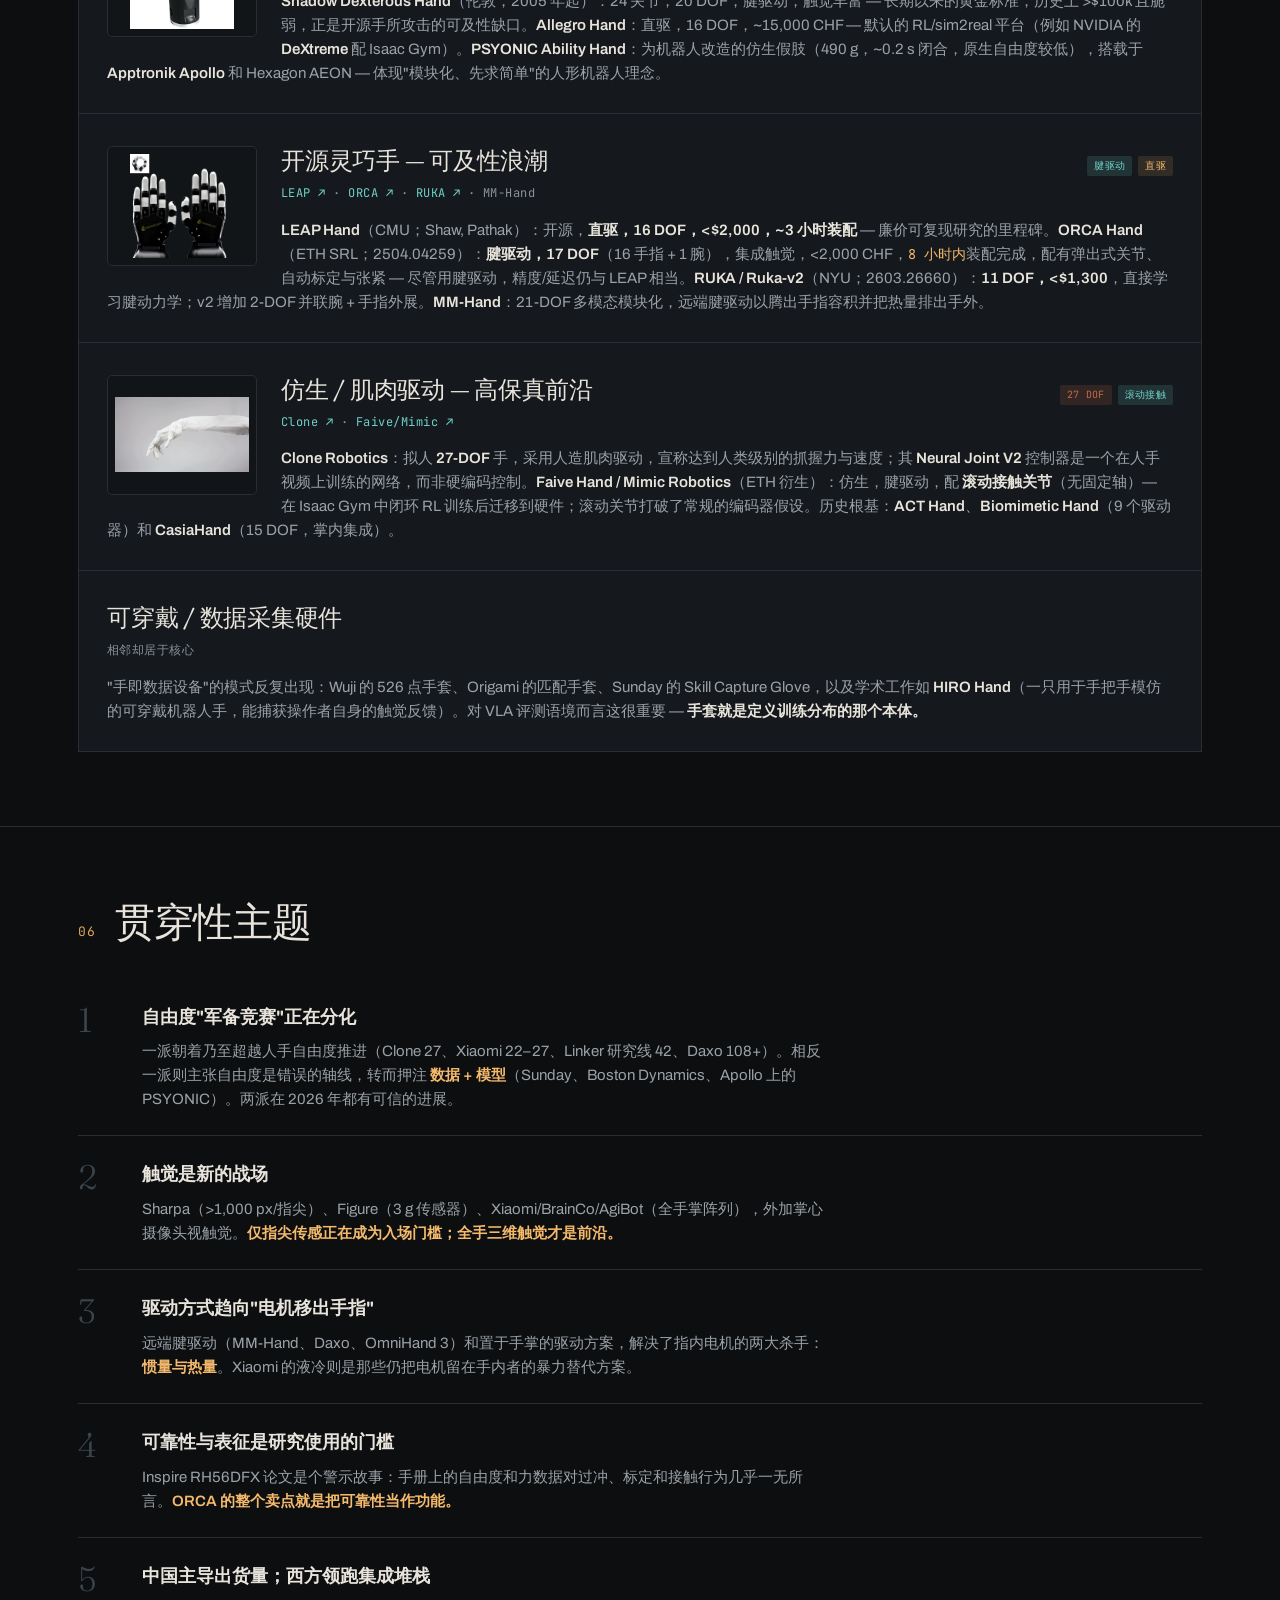
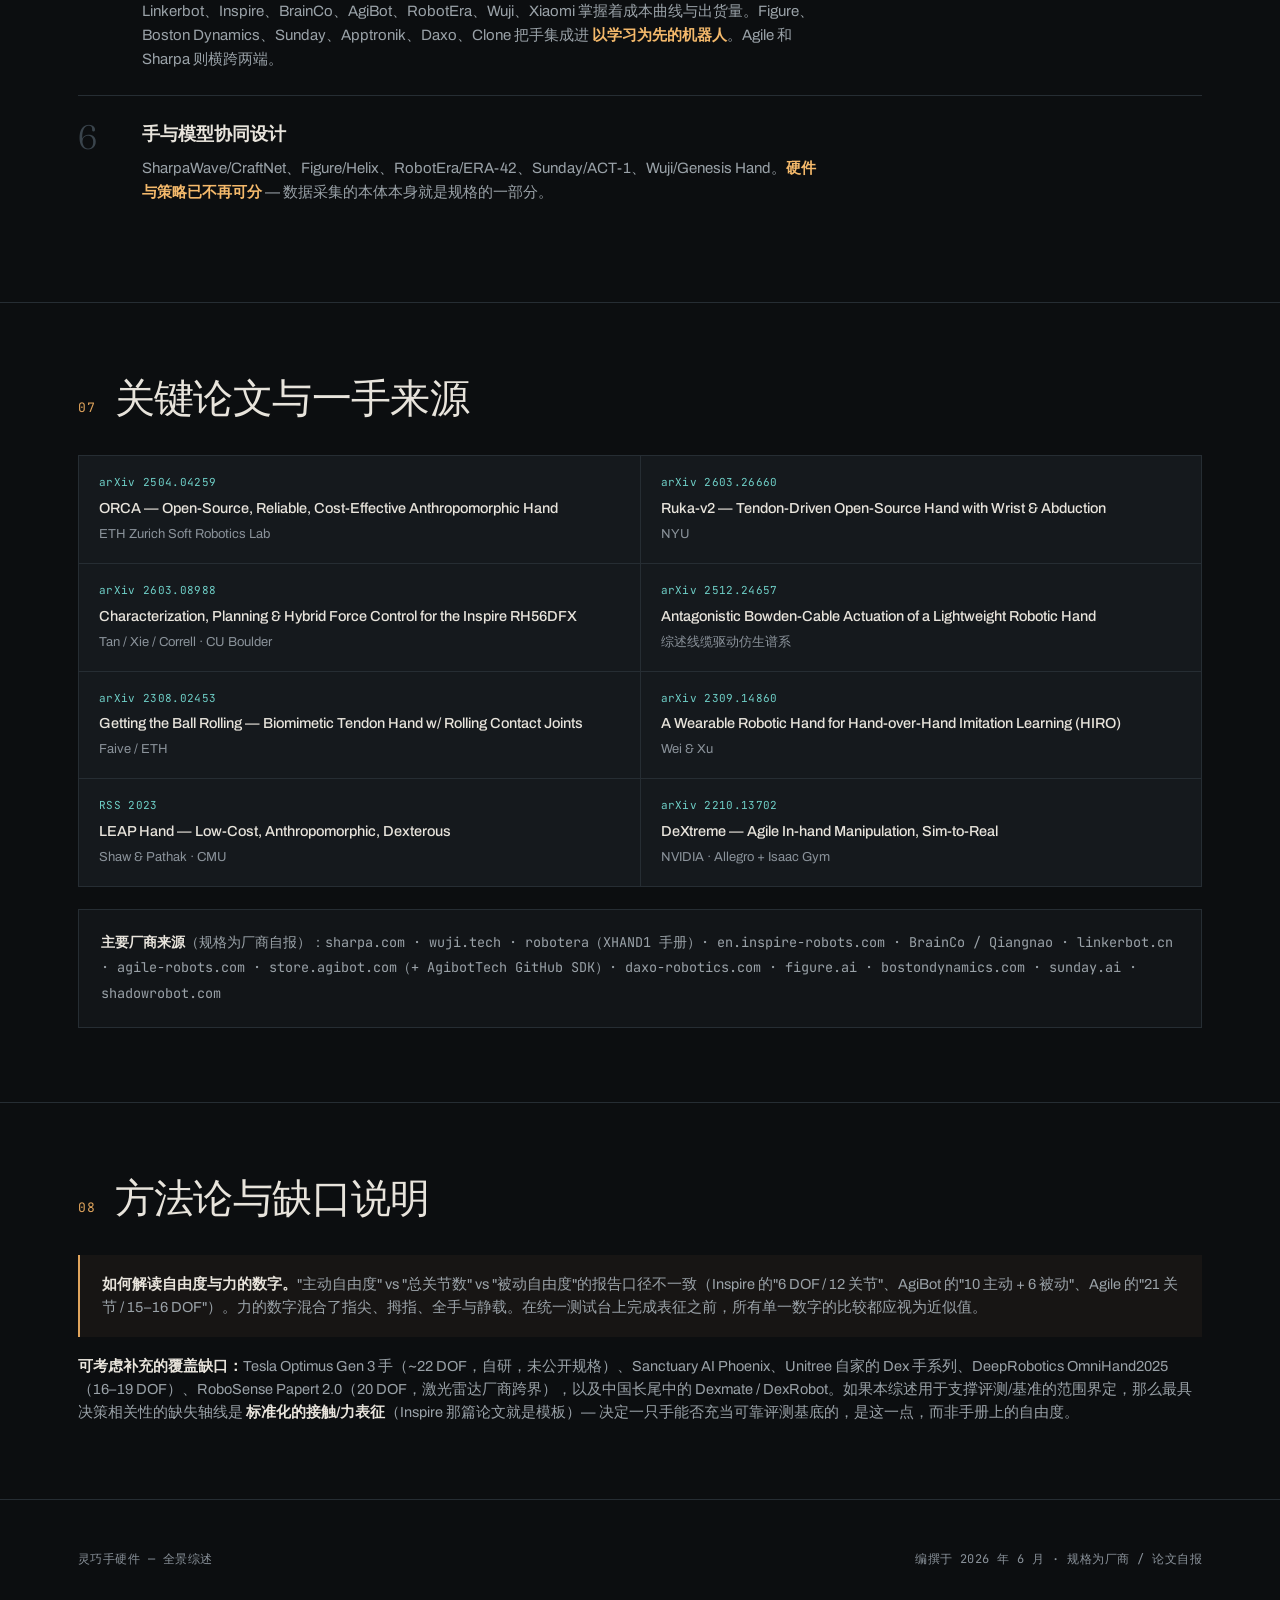
<file: dexhand_hardware_review.zh.html>
<!DOCTYPE html>
<html lang="zh-CN">
<head>
<meta charset="UTF-8">
<meta name="viewport" content="width=device-width, initial-scale=1.0">
<title>灵巧手硬件 — 全景综述</title>
<link rel="preconnect" href="https://fonts.googleapis.com">
<link rel="preconnect" href="https://fonts.gstatic.com" crossorigin>
<link href="https://fonts.googleapis.com/css2?family=Fraunces:ital,opsz,wght@0,9..144,300..900;1,9..144,400&family=JetBrains+Mono:wght@400;500;700&family=Archivo:wght@400;500;600;700&display=swap" rel="stylesheet">
<style>
  :root{
    --bg:#0c0e10;
    --bg-2:#121518;
    --panel:#15191d;
    --panel-2:#1b2025;
    --line:#262d33;
    --line-bright:#3a444c;
    --ink:#e8e4dc;
    --ink-dim:#9aa2a8;
    --ink-faint:#8a929a;
    --amber:#e0a45c;
    --amber-bright:#f4b96b;
    --cyan:#6fd0c8;
    --rust:#c46a4a;
    --green:#86b06a;
    --violet:#9d8fc4;
    --mono:'JetBrains Mono',ui-monospace,monospace;
    --sans:'Archivo',system-ui,sans-serif;
    --serif:'Fraunces',Georgia,serif;
  }
  *{box-sizing:border-box;margin:0;padding:0}
  html{scroll-behavior:smooth}
  body{
    background:var(--bg);
    color:var(--ink);
    font-family:var(--sans);
    line-height:1.6;
    font-size:16px;
    -webkit-font-smoothing:antialiased;
    background-image:
      radial-gradient(circle at 12% 8%, rgba(224,164,92,.06), transparent 38%),
      radial-gradient(circle at 88% 92%, rgba(111,208,200,.05), transparent 42%);
    background-attachment:fixed;
  }
  /* grain */
  body::before{
    content:"";position:fixed;inset:0;pointer-events:none;z-index:9999;opacity:.035;
    background-image:url("data:image/svg+xml,%3Csvg xmlns='http://www.w3.org/2000/svg' width='120' height='120'%3E%3Cfilter id='n'%3E%3CfeTurbulence type='fractalNoise' baseFrequency='.85' numOctaves='3'/%3E%3C/filter%3E%3Crect width='100%25' height='100%25' filter='url(%23n)'/%3E%3C/svg%3E");
  }
  .wrap{max-width:1180px;margin:0 auto;padding:0 28px}

  /* ---------- header ---------- */
  header.hero{
    border-bottom:1px solid var(--line);
    padding:90px 0 54px;
    position:relative;overflow:hidden;
  }
  .hero .kick{
    font-family:var(--mono);font-size:12px;letter-spacing:.34em;text-transform:uppercase;
    color:var(--amber);margin-bottom:26px;display:flex;gap:14px;align-items:center;
    opacity:0;animation:fade .7s ease .1s forwards;
  }
  .hero .kick::before{content:"";width:42px;height:1px;background:var(--amber)}
  h1.title{
    font-family:var(--serif);font-weight:300;font-size:clamp(40px,7vw,82px);
    line-height:.98;letter-spacing:-.02em;max-width:14ch;
    opacity:0;animation:rise .9s cubic-bezier(.2,.7,.2,1) .2s forwards;
  }
  h1.title em{font-style:italic;color:var(--amber-bright)}
  .hero .sub{
    margin-top:30px;max-width:62ch;color:var(--ink-dim);font-size:18px;
    opacity:0;animation:rise .9s cubic-bezier(.2,.7,.2,1) .35s forwards;
  }
  .hero .meta{
    margin-top:38px;display:flex;flex-wrap:wrap;gap:10px;
    opacity:0;animation:fade .8s ease .55s forwards;
  }
  .chip{
    font-family:var(--mono);font-size:11.5px;letter-spacing:.05em;
    border:1px solid var(--line-bright);border-radius:2px;padding:6px 11px;color:var(--ink-dim);
    background:rgba(255,255,255,.012);
  }
  .chip b{color:var(--ink)}

  /* ---------- section frame ---------- */
  section{padding:74px 0;border-bottom:1px solid var(--line)}
  .sec-head{display:flex;align-items:baseline;gap:18px;margin-bottom:36px}
  .sec-num{font-family:var(--mono);font-size:13px;color:var(--amber);letter-spacing:.1em;padding-top:6px}
  .sec-head h2{
    font-family:var(--serif);font-weight:400;font-size:clamp(26px,3.6vw,40px);
    line-height:1.05;letter-spacing:-.015em;color:var(--ink);
  }
  .lead{font-size:17px;color:var(--ink-dim);max-width:74ch;margin-bottom:8px}

  /* ---------- axes cards ---------- */
  .axes{display:grid;grid-template-columns:repeat(2,1fr);gap:1px;background:var(--line);border:1px solid var(--line);margin-top:34px}
  .axis{background:var(--panel);padding:26px 24px;transition:background .3s}
  .axis:hover{background:var(--panel-2)}
  .axis .n{font-family:var(--mono);font-size:12px;color:var(--amber);letter-spacing:.1em}
  .axis h3{font-family:var(--serif);font-weight:500;font-size:21px;margin:8px 0 12px;color:var(--ink)}
  .axis p{font-size:14.5px;color:var(--ink-dim)}
  .axis p b{color:var(--ink)}
  .axis .tag{display:inline-block;font-family:var(--mono);font-size:10.5px;padding:2px 7px;border-radius:2px;margin:3px 4px 0 0;letter-spacing:.04em}
  .t-direct{background:rgba(224,164,92,.14);color:var(--amber-bright)}
  .t-tendon{background:rgba(111,208,200,.14);color:var(--cyan)}
  .t-link{background:rgba(157,143,196,.16);color:var(--violet)}

  /* ---------- table ---------- */
  .controls{display:flex;flex-wrap:wrap;gap:8px;align-items:center;margin-bottom:18px}
  .controls .lbl{font-family:var(--mono);font-size:11px;color:var(--ink-faint);letter-spacing:.14em;text-transform:uppercase;margin-right:6px}
  .fbtn{
    font-family:var(--mono);font-size:12px;letter-spacing:.03em;cursor:pointer;
    border:1px solid var(--line-bright);background:transparent;color:var(--ink-dim);
    padding:6px 13px;border-radius:2px;transition:all .2s;
  }
  .fbtn:hover{border-color:var(--amber);color:var(--ink)}
  .fbtn.active{background:var(--amber);color:#1a1205;border-color:var(--amber);font-weight:700}
  .tbl-scroll{overflow-x:auto;border:1px solid var(--line);background:var(--panel)}
  table{border-collapse:collapse;width:100%;min-width:880px;font-size:13.5px}
  thead th{
    font-family:var(--mono);font-size:11px;letter-spacing:.06em;text-transform:uppercase;
    color:var(--ink-faint);text-align:left;padding:14px 14px;border-bottom:1px solid var(--line-bright);
    cursor:pointer;user-select:none;white-space:nowrap;position:relative;background:var(--bg-2);
  }
  thead th:hover{color:var(--amber)}
  thead th[data-sort]::after{content:"⇅";opacity:.3;margin-left:6px;font-size:10px}
  thead th.sorted-asc::after{content:"↑";opacity:1;color:var(--amber)}
  thead th.sorted-desc::after{content:"↓";opacity:1;color:var(--amber)}
  tbody td{padding:13px 14px;border-bottom:1px solid var(--line);vertical-align:top;color:var(--ink-dim)}
  tbody tr{transition:background .15s}
  tbody tr:hover{background:var(--panel-2)}
  tbody tr:last-child td{border-bottom:none}
  .hand-name{color:var(--ink);font-weight:600;font-family:var(--sans)}
  .hand-org{display:block;font-family:var(--mono);font-size:10.5px;color:var(--ink-faint);margin-top:3px;letter-spacing:.02em}
  .dof{font-family:var(--mono);color:var(--amber-bright);font-weight:500}
  .pill{font-family:var(--mono);font-size:10px;padding:2px 7px;border-radius:2px;letter-spacing:.03em;white-space:nowrap}
  .p-direct{background:rgba(224,164,92,.14);color:var(--amber-bright)}
  .p-tendon{background:rgba(111,208,200,.14);color:var(--cyan)}
  .p-link{background:rgba(157,143,196,.16);color:var(--violet)}
  .p-soft{background:rgba(196,106,74,.16);color:var(--rust)}
  .p-mixed{background:rgba(134,176,106,.14);color:var(--green)}
  .table-note{font-family:var(--mono);font-size:11.5px;color:var(--ink-faint);margin-top:14px;line-height:1.7}

  /* ---------- entry cards ---------- */
  .entries{display:grid;gap:1px;background:var(--line);border:1px solid var(--line);margin-top:8px}
  .entry{background:var(--panel);padding:28px 28px;transition:background .3s}
  .entry:hover{background:var(--panel-2)}
  .entry .top{display:flex;justify-content:space-between;align-items:baseline;gap:16px;flex-wrap:wrap;margin-bottom:14px}
  .entry h3{font-family:var(--serif);font-weight:500;font-size:24px;color:var(--ink);letter-spacing:-.01em}
  .entry h3 span{font-family:var(--mono);font-size:12px;color:var(--ink-faint);letter-spacing:.04em;font-weight:400;display:block;margin-top:4px}
  .entry .badges{display:flex;gap:6px;flex-wrap:wrap;flex-shrink:0}
  .entry p{font-size:15px;color:var(--ink-dim)}
  .entry p b{color:var(--ink);font-weight:600}
  .entry p .hi{color:var(--amber-bright);font-family:var(--mono);font-size:13.5px}
  .entry{overflow:hidden}
  .entry .ethumb,.entry .noimg{float:left;width:150px;height:120px;margin:4px 24px 10px 0;border:1px solid var(--line);border-radius:5px;background:var(--bg-2)}
  .entry .ethumb{object-fit:contain;padding:7px}
  .entry .noimg{display:flex;align-items:center;justify-content:center;border-style:dashed;border-color:var(--line-bright);color:var(--ink-faint);font-family:var(--mono);font-size:10px;letter-spacing:.1em;text-transform:uppercase}
  .entry h3 span a{color:var(--cyan);text-decoration:none;border-bottom:1px solid transparent;transition:color .2s,border-color .2s}
  .entry h3 span a:hover{color:var(--amber-bright);border-bottom-color:var(--amber-bright)}

  /* ---------- themes ---------- */
  .themes{counter-reset:th;display:grid;gap:0;margin-top:8px}
  .theme{display:grid;grid-template-columns:64px 1fr;gap:0;border-top:1px solid var(--line);padding:24px 0}
  .theme:first-child{border-top:none}
  .theme .tn{font-family:var(--serif);font-size:34px;color:var(--line-bright);font-weight:300;line-height:1}
  .theme h3{font-family:var(--sans);font-weight:600;font-size:18px;color:var(--ink);margin-bottom:8px}
  .theme p{font-size:15px;color:var(--ink-dim);max-width:76ch}
  .theme p b{color:var(--amber-bright);font-weight:600}

  /* ---------- papers ---------- */
  .papers{display:grid;grid-template-columns:repeat(2,1fr);gap:1px;background:var(--line);border:1px solid var(--line);margin-top:14px}
  .paper{background:var(--panel);padding:18px 20px;transition:background .25s}
  .paper:hover{background:var(--panel-2)}
  .paper .id{font-family:var(--mono);font-size:11px;color:var(--cyan);letter-spacing:.03em}
  .paper .t{font-size:14.5px;color:var(--ink);margin-top:5px;font-weight:500}
  .paper .w{font-size:13px;color:var(--ink-faint);margin-top:4px}
  .src-block{margin-top:22px;padding:20px 22px;border:1px solid var(--line);background:var(--bg-2);font-size:13.5px;color:var(--ink-dim);font-family:var(--mono);line-height:1.9}
  .src-block b{color:var(--ink)}

  /* ---------- callouts / notes ---------- */
  .note{border-left:2px solid var(--amber);background:rgba(224,164,92,.05);padding:18px 22px;margin-top:18px;font-size:14.5px;color:var(--ink-dim)}
  .note b{color:var(--ink)}
  .gaps{margin-top:18px;font-size:14.5px;color:var(--ink-dim)}
  .gaps b{color:var(--ink)}

  footer{padding:50px 0 80px;color:var(--ink-faint);font-family:var(--mono);font-size:12px;letter-spacing:.04em}
  footer .wrap{display:flex;justify-content:space-between;flex-wrap:wrap;gap:12px}

  @keyframes rise{from{opacity:0;transform:translateY(22px)}to{opacity:1;transform:none}}
  @keyframes fade{from{opacity:0}to{opacity:1}}
  .reveal{opacity:0;transform:translateY(24px);transition:opacity .7s ease,transform .7s cubic-bezier(.2,.7,.2,1)}
  .reveal.in{opacity:1;transform:none}

  @media(max-width:760px){
    .wrap{padding:0 20px}
    .axes,.papers{grid-template-columns:1fr}
    .theme{grid-template-columns:44px 1fr}
    .entry .top{flex-direction:column}
    .entry .ethumb,.entry .noimg{width:96px;height:80px;margin-right:14px}
    section{padding:54px 0}
  }
  .langswitch{position:fixed;top:16px;right:18px;z-index:1000;font:600 13px/1 -apple-system,system-ui,"Noto Sans CJK SC","Microsoft YaHei",sans-serif;letter-spacing:.02em;padding:11px 16px;border-radius:999px;text-decoration:none;color:inherit;background:rgba(128,128,128,.16);border:1px solid rgba(128,128,128,.4);backdrop-filter:blur(10px);-webkit-backdrop-filter:blur(10px);transition:background .2s,border-color .2s,transform .2s}
  .langswitch:hover{background:rgba(128,128,128,.3);transform:translateY(-1px)}
  a:focus-visible,button:focus-visible,.langswitch:focus-visible{outline:2px solid currentColor;outline-offset:3px;border-radius:3px}
  @media (prefers-reduced-motion: reduce){
    *,*::before,*::after{animation-duration:.001ms!important;animation-iteration-count:1!important;transition-duration:.001ms!important;scroll-behavior:auto!important}
    .reveal{opacity:1!important;transform:none!important}
    .langswitch:hover{transform:none}
  }
</style>
<noscript><style>.reveal{opacity:1!important;transform:none!important}</style></noscript>
</head>
<body>
<a class="langswitch" href="dexhand_hardware_review.html" hreflang="en" lang="en" aria-label="Switch to English">EN</a>

<header class="hero">
  <div class="wrap">
    <div class="kick">硬件全景 · 编撰于 2026 年 6 月</div>
    <h1 class="title">灵巧手 <em>硬件</em></h1>
    <p class="sub">商用专精厂商、集成于人形机器人的末端执行器，以及前沿研究 / 开源 / 仿生这一条线。各项规格均为厂商或论文自报数据，在独立表征完成之前应视为待验证的宣称。</p>
    <div class="meta">
      <span class="chip"><b>14+</b> 家公司</span>
      <span class="chip">对比 <b>20</b> 款灵巧手</span>
      <span class="chip"><b>8</b> 篇关键论文</span>
      <span class="chip">自由度 · 驱动 · 触觉 · 设计理念</span>
    </div>
  </div>
</header>

<!-- 1 — ORIENTATION -->
<section>
  <div class="wrap reveal">
    <div class="sec-head"><span class="sec-num">01</span><h2>定位 — 真正重要的几条设计轴线</h2></div>
    <p class="lead">在逐条细看之前，有四条轴线把这些灵巧手彼此区分开来。"有多少自由度"已不再是衡量能力的可靠代理指标。</p>
    <div class="axes">
      <div class="axis">
        <div class="n">AXIS 01</div>
        <h3>驱动拓扑</h3>
        <p>
          <span class="tag t-direct">直驱 / QDD</span> 电机置于关节处 — 映射干净、可反驱，但在手内体积大且发热。
          <span class="tag t-link">连杆</span> 电机数量少、关节耦合 — 廉价且力大，但映射困难。
          <span class="tag t-tendon">腱驱动</span> 电机移至手掌/基座 — 最拟人，但有摩擦、迟滞与标定问题。
        </p>
      </div>
      <div class="axis">
        <div class="n">AXIS 02</div>
        <h3>自由度</h3>
        <p>从 <b>6 个主动自由度</b>（Inspire）经过 12–22 这一"等同人手"区间，直到 <b>27</b>（Clone）以及 Daxo 的 <b>108–120 个驱动器</b>。自由度越多，越要在可靠性、成本、可控性与数据效率上做出取舍。</p>
      </div>
      <div class="axis">
        <div class="n">AXIS 03</div>
        <h3>触觉与传感堆栈</h3>
        <p>越来越成为真正的分水岭：仅指尖 vs <b>全手掌阵列</b>、触觉单元密度、力分辨率，以及是否包含 <b>视触觉</b>（指内摄像头）。</p>
      </div>
      <div class="axis">
        <div class="n">AXIS 04</div>
        <h3>产品理念</h3>
        <p>一条真实的断层线：<b>极致硬件</b>（堆自由度、堆传感、堆拟人化）对阵 <b>以数据为中心的极简主义</b>（用一只简单廉价的手，靠规模化的数据引擎和模型取胜）。</p>
      </div>
    </div>
  </div>
</section>

<!-- 2 — COMPARISON TABLE -->
<section>
  <div class="wrap reveal">
    <div class="sec-head"><span class="sec-num">02</span><h2>对比 — 核心规格</h2></div>
    <p class="lead">按驱动方式筛选，或点击列标题排序。数字均为厂商自报，且定义口径不一致；单一数字的比较请视为近似值。</p>
    <div class="controls">
      <span class="lbl">驱动</span>
      <button class="fbtn active" data-filter="all">全部</button>
      <button class="fbtn" data-filter="direct">直驱 / QDD</button>
      <button class="fbtn" data-filter="tendon">腱驱动</button>
      <button class="fbtn" data-filter="link">连杆</button>
      <button class="fbtn" data-filter="soft">柔性</button>
      <button class="fbtn" data-filter="mixed">混合</button>
    </div>
    <div class="tbl-scroll">
      <table id="cmp">
        <thead>
          <tr>
            <th data-sort="name" data-type="str">灵巧手 / 公司</th>
            <th data-sort="dof" data-type="num">主动自由度</th>
            <th data-sort="act" data-type="str">驱动</th>
            <th>触觉</th>
            <th>亮点</th>
            <th data-sort="status" data-type="str">状态</th>
          </tr>
        </thead>
        <tbody>
          <tr data-act="mixed" data-dof="22" data-name="SharpaWave" data-status="Mass production"><td><span class="hand-name">SharpaWave</span><span class="hand-org">Sharpa · Singapore</span></td><td class="dof">22</td><td><span class="pill p-mixed">指内</span></td><td>动态触觉阵列，&gt;1,000 px/指尖，~0.005–0.02 N</td><td>搭载于 NVIDIA Isaac GR00T 参考人形机器人；入选 CES 2026 创新奖</td><td>量产（2025 年 10 月）</td></tr>
          <tr data-act="direct" data-dof="20" data-name="Wuji Hand" data-status="Shipping"><td><span class="hand-name">Wuji Hand</span><span class="hand-org">Wuji Tech (Pan-Motor) · Shenzhen</span></td><td class="dof">20</td><td><span class="pill p-direct">直驱微型驱动器</span></td><td>数据手套 526 点</td><td>~15 N 指尖力，~10 kg 抓取，~1 kHz，30 万+ 次循环；Genesis AI 合作伙伴</td><td>出货中</td></tr>
          <tr data-act="direct" data-dof="12" data-name="XHAND1" data-status="Commercial"><td><span class="hand-name">XHAND1</span><span class="hand-org">RobotEra · Beijing</span></td><td class="dof">12</td><td><span class="pill p-direct">全齿轮 QDD</span></td><td>&gt;100 点/指，270° 环绕，三维力 + 温度</td><td>~80 N 抓握力，ERA-42 VLA，Vision Pro 遥操作</td><td>商用</td></tr>
          <tr data-act="link" data-dof="6" data-name="RH56 series" data-status="Commercial mature"><td><span class="hand-name">RH56 series</span><span class="hand-org">Inspire 因时 · Beijing</span></td><td class="dof">6</td><td><span class="pill p-link">直线舵机连杆</span></td><td>力；F1 配 24 个传感器</td><td>无处不在（Unitree G1/H1）；F1 全金属 EtherCAT 1 kHz</td><td>商用，成熟</td></tr>
          <tr data-act="direct" data-dof="21" data-name="Revo 3" data-status="Commercial"><td><span class="hand-name">Revo 2 / Revo 3</span><span class="hand-org">BrainCo 强脑 · Hangzhou</span></td><td class="dof">11 / 21</td><td><span class="pill p-direct">直驱，可反驱</span></td><td>全手掌 + 指尖视触觉（Revo 3）</td><td>脑机接口血统；Revo 3 = 70 N，开源生态</td><td>商用；传闻将在香港 IPO</td></tr>
          <tr data-act="mixed" data-dof="25" data-name="Linker Hand" data-status="Mass production"><td><span class="hand-name">Linker Hand L6/L20/L30</span><span class="hand-org">Linkerbot 灵心巧手 · Beijing</span></td><td class="dof">6 / 20 / 25</td><td><span class="pill p-mixed">三种路线全覆盖</span></td><td>因型号而异</td><td>约为海外成本的 ~1/10–1/20；2025 年 1 万+ 台，占中国 &gt;80% 份额</td><td>量产</td></tr>
          <tr data-act="direct" data-dof="16" data-name="Agile Hand" data-status="Commercial"><td><span class="hand-name">Agile Hand</span><span class="hand-org">Agile Robots · Munich + CN</span></td><td class="dof">15–16</td><td><span class="pill p-direct">指内模块化</span></td><td>关节力矩 + 指尖</td><td>主动柔顺控制；搭载于 Agile ONE 人形机器人</td><td>商用</td></tr>
          <tr data-act="tendon" data-dof="22" data-name="OmniHand" data-status="Commercial"><td><span class="hand-name">OmniHand 2025 / Pro / 3 Ultra-T</span><span class="hand-org">AgiBot 智元 · Shanghai</span></td><td class="dof">10 / 12 / 22+3</td><td><span class="pill p-tendon">腱驱动（Ultra-T）</span></td><td>400+ 触觉单元（0.1 N）；全手三维力（Ultra-T）</td><td>与 OmniPicker 模块化互换；开放 SDK</td><td>商用</td></tr>
          <tr data-act="soft" data-dof="120" data-name="Muscle V0" data-status="Q3 2026"><td><span class="hand-name">Muscle V0</span><span class="hand-org">Daxo Robotics · Austin</span></td><td class="dof">108–120 个驱动器</td><td><span class="pill p-soft">柔性冗余腱驱动</span></td><td>AI 驱动</td><td>可容忍 ~20% 电机失效；整机成本 ~$1,200；电子件置于手外</td><td>2026 Q3 试点</td></tr>
          <tr data-act="direct" data-dof="1" data-name="Origami (unnamed)" data-status="Early stage"><td><span class="hand-name">（未命名）</span><span class="hand-org">Origami Robotics · YC / US</span></td><td class="dof">待定</td><td><span class="pill p-direct">自研微型</span></td><td>协同设计的手套</td><td>手 + 匹配的数据手套，以弥合仿真-现实与本体差异</td><td>早期阶段</td></tr>
          <tr data-act="direct" data-dof="27" data-name="CyberOne V2 hand" data-status="Pre-commercial"><td><span class="hand-name">CyberOne V2 hand</span><span class="hand-org">Xiaomi · in-house</span></td><td class="dof">22–27</td><td><span class="pill p-direct">指内</span></td><td>全手掌触觉</td><td>液冷"汗腺"；1:1 比例；15 万+ 次循环</td><td>内部 / 预商用</td></tr>
          <tr data-act="direct" data-dof="16" data-name="Figure 03 hand" data-status="Production ramp"><td><span class="hand-name">Figure 03 hand</span><span class="hand-org">Figure AI · US</span></td><td class="dof">16</td><td><span class="pill p-direct">指内</span></td><td>自研触觉（3 g），掌心摄像头</td><td>为 Helix-02 提供动力；整机目标 ~$20k，BotQ 1.2 万/年</td><td>产能爬坡</td></tr>
          <tr data-act="direct" data-dof="7" data-name="Atlas GR2 gripper" data-status="Commercial pilots"><td><span class="hand-name">Atlas GR2 gripper</span><span class="hand-org">Boston Dynamics · US</span></td><td class="dof">7</td><td><span class="pill p-direct">电动，3 指</span></td><td>触觉 + 掌心摄像头</td><td>手指可反向弯曲；CES '26 转向更兼容工具的手</td><td>商用试点（Hyundai）</td></tr>
          <tr data-act="link" data-dof="2" data-name="Memo hands" data-status="Beta 2026"><td><span class="hand-name">Memo hands</span><span class="hand-org">Sunday Robotics · Mountain View</span></td><td class="dof">夹钳</td><td><span class="pill p-link">简单夹爪</span></td><td>极简</td><td>刻意极简；ACT-1 模型 + Skill Capture Glove（1000 万 episode）</td><td>Founding Family 测试版</td></tr>
        </tbody>
      </table>
    </div>
    <p class="table-note">研究 / 开源 / 仿生类灵巧手（Shadow、Allegro、LEAP、ORCA、RUKA、Clone、Faive）在 §05 中详述。<br>"主动自由度" vs "总关节数" vs "被动自由度"在各厂商间报告口径不一致 — 排序在有数据的情况下基于主动自由度数值。</p>
  </div>
</section>

<!-- 3 — SPECIALISTS -->
<section>
  <div class="wrap reveal">
    <div class="sec-head"><span class="sec-num">03</span><h2>独立灵巧手专精厂商</h2></div>
    <div class="entries">

      <div class="entry">
        <img class="ethumb" src="images/sharpa.webp" alt="SharpaWave 灵巧手">
        <div class="top"><h3>Sharpa — SharpaWave<span>Singapore · <a href="https://www.sharpa.com/" target="_blank" rel="noopener">sharpa.com ↗</a></span></h3>
          <div class="badges"><span class="pill p-mixed">22 DOF</span><span class="pill p-direct">传感优先</span></div></div>
        <p>一款 1:1 人手尺寸、22 个主动自由度的灵巧手，其卖点是高分辨率触觉。其专有的 <b>动态触觉阵列</b> 宣称 <span class="hi">&gt;1,000 px/指尖</span>、亚毫米分辨率、在 0–30 N 范围内 ~0.005–0.02 N 的压力灵敏度，以及 180 FPS — 由此实现纹理识别与 6D 力。自 2025 年 10 月起量产，开放 ROS2 堆栈，与 <b>CraftNet</b>（视觉-触觉-语言-动作，"System 0" 反射层）搭配。在 IROS 2025 演示，入选 CES 2026 创新奖，集成进 <b>NVIDIA Isaac GR00T</b> 参考人形机器人。</p>
      </div>

      <div class="entry">
        <img class="ethumb" src="images/wuji.webp" alt="Wuji Hand">
        <div class="top"><h3>Wuji Tech — Wuji Hand<span>Shenzhen · ex-Pan-Motor · <a href="https://wuji.tech/" target="_blank" rel="noopener">wuji.tech ↗</a></span></h3>
          <div class="badges"><span class="pill p-direct">20 DOF</span><span class="pill p-direct">直驱</span></div></div>
        <p>在驱动上垂直整合。20 个主动自由度，每指四个关节，<b>指节内直驱微型驱动器</b>（无腱松弛）。自报 ~0.6–0.9 kg、~15 N 指尖力、~10 kg 静态抓取、~1 kHz 控制、<span class="hi">30 万+ 次抓取循环</span>、~80 cm 跌落幸存。配套手套：526 个触点 @ 120 FPS。战略上是 <b>Genesis AI "Genesis Hand 1.0"</b> 背后的硬件合作伙伴（3 ms 延迟，专为采集人类数据进入 GENE 模型而调优）。</p>
      </div>

      <div class="entry">
        <img class="ethumb" src="images/xhand1.jpg" alt="RobotEra XHAND1">
        <div class="top"><h3>RobotEra — XHAND1<span>Beijing · <a href="https://www.robotera.com/en/" target="_blank" rel="noopener">robotera.com ↗</a></span></h3>
          <div class="badges"><span class="pill p-direct">12 DOF</span><span class="pill p-direct">QDD</span></div></div>
        <p>12 个主动自由度（拇指与食指各 3 个，其余各 2 个），<b>全齿轮准直驱</b>，关节解耦、可反驱 — 明确定位为面向 IL/RL 的干净平台。食指摆动 ±15°，拇指可达小指对掌。触觉：每指尖 &gt;100 点阵列，270° 环绕的三维力 + 温度。全手抓握力 ~80 N。与 <b>ERA-42</b> 集成并支持 Apple Vision Pro 遥操作。更纤薄的 <b>XHAND Lite</b>（11 DOF）面向服务机器人。</p>
      </div>

      <div class="entry">
        <img class="ethumb" src="images/inspire-rh56h1.webp" alt="Inspire RH56 灵巧手">
        <div class="top"><h3>Inspire — RH56 series<span>Beijing · 因时机器人 · <a href="https://en.inspire-robots.com/" target="_blank" rel="noopener">inspire-robots.com ↗</a></span></h3>
          <div class="badges"><span class="pill p-link">6 DOF</span><span class="pill p-link">连杆</span></div></div>
        <p>研究界的现任主力机型。6 个主动自由度 / 12 关节，由六个 <b>微型直线舵机</b> 驱动，<b>欠驱动且耦合</b>。变体：BFX（快速"钢琴家"）、DFX（均衡型；~15 N 拇指力）、全金属旗舰 F1（EtherCAT 1 kHz，24 个传感器，30 kg 静载）。在 Unitree G1/H1 上无处不在。但一篇 <b>2026 年表征论文（Tan, Xie, Correll）</b> 记录了它作为仪器的局限：本体感知未标定、高速下 <span class="hi">力过冲高达 +1618%</span>、对踵抓取并不简单。必读的警示性文献。</p>
      </div>

      <div class="entry">
        <img class="ethumb" src="images/brainco-revo2.jpg" alt="BrainCo Revo 灵巧手">
        <div class="top"><h3>BrainCo / Qiangnao — Revo series<span>Hangzhou · 强脑科技 · <a href="https://www.brainco.tech/" target="_blank" rel="noopener">brainco.tech ↗</a></span></h3>
          <div class="badges"><span class="pill p-direct">11 / 21 DOF</span><span class="pill p-direct">视触觉</span></div></div>
        <p>从脑机接口和假肢切入机器人手。<b>Revo 2</b>：11 DOF，383 g，50 N，20 kg 负载，RS485/CAN-FD/EtherCAT @ 1 kHz，分 Basic/Pro/Touch 档。<b>Revo 3</b>（2026）：跃升至 21 DOF 的 <b>直驱可反驱</b>，配全手掌触觉 + 指尖视触觉 + 70 N 抓握力 — 被定位为首款融合这些模式的 20+ DOF 开放生态灵巧手。演示了 33 种抓取类型、双手魔方。据称香港 IPO 正在推进。</p>
      </div>

      <div class="entry">
        <img class="ethumb" src="images/linker-l20.jpg" alt="Linker Hand L20">
        <div class="top"><h3>Linkerbot — Linker Hand<span>Beijing · 灵心巧手 · <a href="https://www.linkerbot.cn/" target="_blank" rel="noopener">linkerbot.cn ↗</a></span></h3>
          <div class="badges"><span class="pill p-mixed">6–42 DOF</span><span class="pill p-mixed">全路线</span></div></div>
        <p>出货量领头羊，也是最明确"全路线通吃"的策略（创始人周永，2023 年）。<b>L6</b>（6 DOF 直驱，~¥19,900）、<b>L20</b>（20–21 DOF 连杆，~¥49,900）、<b>L30</b>（25 DOF 腱驱动，~¥10 万），研究线可达 <b>42 DOF</b>。定价约为 <span class="hi">海外的 1/10–1/20</span>。据报 2025 年出货 1 万+ 台，占中国高自由度市场 &gt;80%，~¥15 亿 B 轮，估值 &gt;¥100 亿。客户：斯坦福、剑桥、北大、清华。从实验室走向标准化产品最清晰的案例研究。</p>
      </div>

      <div class="entry">
        <img class="ethumb" src="images/agile.webp" alt="Agile Hand">
        <div class="top"><h3>Agile Robots — Agile Hand<span>Munich + China · <a href="https://www.agile-robots.com/" target="_blank" rel="noopener">agile-robots.com ↗</a></span></h3>
          <div class="badges"><span class="pill p-direct">15–16 DOF</span><span class="pill p-direct">柔顺</span></div></div>
        <p>成立于 2018 年，收购 Franka Emika（2023）— 具备力控机械臂的血统。21 关节 / 15–16 DOF，1.5 kg，~10 N 指尖力，360°/s，采用 <b>完全相同的模块化手指</b>（每根手指内含驱动器 + 电子件 + 传感 + 传动）。关节力矩 + 指尖触觉，主动柔顺控制以实现安全接触。现已嵌入 <b>Agile ONE</b> 工业人形机器人。</p>
      </div>

      <div class="entry">
        <img class="ethumb" src="images/omnihand.webp" alt="AgiBot OmniHand">
        <div class="top"><h3>AgiBot / Zhiyuan — OmniHand<span>Shanghai · 智元 · <a href="https://www.agibot.com/" target="_blank" rel="noopener">agibot.com ↗</a></span></h3>
          <div class="badges"><span class="pill p-tendon">10–22 DOF</span><span class="pill p-tendon">模块化</span></div></div>
        <p>基于标准腕部的模块化末端执行器家族（可与 OmniPicker 互换）。<b>OmniHand 2025</b>：10 主动 + 6 被动自由度，~500 g，<span class="hi">400+ 触觉单元 @ 0.1 N</span>，开放 SDK。<b>Pro</b>：19 DOF（12 主动），35–60 N，150+ 传感器。<b>OmniHand 3 Ultra-T</b>（2026 年 4 月）：22+3 DOF，<b>腱驱动</b>，全手三维触觉，10:1 负载自重比。在 MWC 2026 展出；与一家欧洲制造合作绑定。</p>
      </div>

      <div class="entry">
        <img class="ethumb" src="images/daxo.jpg" alt="Daxo Muscle 灵巧手">
        <div class="top"><h3>Daxo Robotics — Muscle V0<span>Austin · <a href="https://x.com/tom_jiahao" target="_blank" rel="noopener">Tom Zhang ↗</a> · <a href="https://daxo-robotics.com/" target="_blank" rel="noopener">daxo-robotics.com ↗</a></span></h3>
          <div class="badges"><span class="pill p-soft">108–120 个驱动器</span><span class="pill p-soft">柔性冗余</span></div></div>
        <p>逆向思路者。一款 <b>柔性、腱驱动</b> 的灵巧手，拥有 <span class="hi">108–120 个驱动器</span>（约为人手的 3 倍），主打"无限自由度"。明确拒绝以人手为参照 — 灵巧来自控制复杂度，而非关节数量。冗余是其头条卖点：AI 会绕过失效肌肉重新布线，据称在 ~20% 电机失效时仍能工作。电子件置于手外。造价低廉（~$1,200，~$5 的电机），数小时即可装配。目标 2026 Q3，配合工业试点。</p>
      </div>

      <div class="entry">
        <img class="ethumb" src="images/origami.jpg" alt="Origami Robotics 灵巧手">
        <div class="top"><h3>Origami Robotics<span>YC · US</span></h3>
          <div class="badges"><span class="pill p-direct">早期</span><span class="pill p-direct">数据优先</span></div></div>
        <p>早期阶段；其论点是 <b>数据问题</b>。庞大的传动让当前的手难以建模，而本体差异放大了训练/部署的分布偏移。他们的答案：<b>同时</b>打造手与一只 <b>协同设计的数据采集手套</b>，优化微型电机使手套运动学与手相匹配 — 最小化仿真-现实与本体差异，以获得可扩展的高质量数据。与更广泛的"硬件服务于数据"模式一致。</p>
      </div>

    </div>
  </div>
</section>

<!-- 4 — HUMANOID-INTEGRATED -->
<section>
  <div class="wrap reveal">
    <div class="sec-head"><span class="sec-num">04</span><h2>嵌入整机人形机器人的灵巧手</h2></div>
    <div class="entries">

      <div class="entry">
        <img class="ethumb" src="images/cyberone-v2.webp" alt="Xiaomi CyberOne V2 灵巧手">
        <div class="top"><h3>Xiaomi — CyberOne V2 hand<span>in-house · <a href="https://www.mi.com/global/" target="_blank" rel="noopener">mi.com ↗</a></span></h3>
          <div class="badges"><span class="pill p-direct">22–27 DOF</span><span class="pill p-direct">液冷</span></div></div>
        <p>2026 年的重新设计达到 <b>22–27 DOF</b>（主动自由度提升约 83%），体积缩减约 60% 至真正的 1:1 成人手尺寸（改善遥操作数据的仿真-现实迁移）。最突出之处在于散热：<b>"仿生汗腺"</b> — 3D 打印的金属液冷通道以 ~0.5 ml/min 蒸发，从紧凑电机散去 ~100 W，攻克高密度集成手最难的约束之一。全手掌触觉，<span class="hi">15 万+ 次循环</span>。优势：在小米自家电动车工厂中有一个内部客户。</p>
      </div>

      <div class="entry">
        <div class="noimg">no photo</div>
        <div class="top"><h3>Figure AI — Figure 03 hand<span>Helix-02 · <a href="https://www.figure.ai/" target="_blank" rel="noopener">figure.ai ↗</a></span></h3>
          <div class="badges"><span class="pill p-direct">16 DOF</span><span class="pill p-direct">3 g 触觉</span></div></div>
        <p>16-DOF 五指手；重点在 <b>柔顺 + 传感</b>，而非自由度。更柔软、表面更大的指尖，一枚小巧的 <b>嵌入掌心的摄像头</b> 用于遮挡时的近距离反馈，以及一枚对 <span class="hi">~3 克</span>（一枚回形针）敏感的自研指尖触觉传感器，可在打滑发生前预测。围绕 <b>Helix / Helix-02</b> VLA 设计（像素到动作，板载，整机 44 DOF）。垂直整合，BotQ ~12,000 台/年，目标 ~$20k，TIME 2025 年最佳发明。</p>
      </div>

      <div class="entry">
        <img class="ethumb" src="images/atlas.png" alt="Boston Dynamics Atlas">
        <div class="top"><h3>Boston Dynamics — Atlas GR grippers<span>US · <a href="https://bostondynamics.com/products/atlas/" target="_blank" rel="noopener">bostondynamics.com ↗</a></span></h3>
          <div class="badges"><span class="pill p-direct">7 DOF</span><span class="pill p-direct">非拟人</span></div></div>
        <p>一条刻意 <b>非拟人</b> 的路线。<b>GR2</b>：7-DOF，三指（两指 + 可旋转对掌拇指），触觉 + 掌心摄像头，还有一项超越人手的绝活 — 手指 <b>可完全反向弯曲</b> 以实现手背抓取。理念："用最少的手指完成复杂操作"，可靠性优先于仿生。剧情反转：在 CES 2026 上 BD 公布了一款更传统的三指手 — 这是向 <b>人类工具兼容性</b> 的让步。Atlas 运行大型行为模型（Large Behavior Models）；在 Hyundai 工厂试点中。</p>
      </div>

      <div class="entry">
        <img class="ethumb" src="images/sunday-memo.webp" alt="Sunday Robotics Memo 夹钳">
        <div class="top"><h3>Sunday Robotics — Memo<span>Mountain View · Zhao + Chi · <a href="https://www.sunday.ai/" target="_blank" rel="noopener">sunday.ai ↗</a></span></h3>
          <div class="badges"><span class="pill p-link">夹钳</span><span class="pill p-link">数据极大化</span></div></div>
        <p>最纯粹的"硬件极简、数据极大"押注 — 创始人为 <b>Tony Zhao（ALOHA/ACT）</b> 和 <b>Cheng Chi（Diffusion Policy/UMI）</b>。一台带轮的双臂家用机器人，配有刻意设计的 <b>简单"乐高式"夹钳手</b>。产品的核心是数据引擎：一只已获专利的 <b>Skill Capture Glove</b> 与 Memo 的手相匹配，在 500+ 户家庭中佩戴，产出 <span class="hi">~1000 万段家务 episode</span> 喂给自研 <b>ACT-1</b> 模型，强调对未见过家庭的零样本泛化。隐含论点：对许多家庭任务而言，匹配本体的数据胜过末端执行器的灵巧度。</p>
      </div>

    </div>
  </div>
</section>

<!-- 5 — RESEARCH / OPEN SOURCE / BIOMIMETIC -->
<section>
  <div class="wrap reveal">
    <div class="sec-head"><span class="sec-num">05</span><h2>前沿研究、开源与仿生</h2></div>
    <p class="lead">这是领域里真正会去读的部分 — 也是最有用的硬件思想往往在商业化之前最先诞生的地方。</p>
    <div class="entries">

      <div class="entry">
        <img class="ethumb" src="images/shadow.png" alt="Shadow Dexterous Hand">
        <div class="top"><h3>基准与商业-研究交叉<span><a href="https://www.shadowrobot.com/" target="_blank" rel="noopener">Shadow ↗</a> · <a href="https://www.allegrohand.com/" target="_blank" rel="noopener">Allegro ↗</a> · <a href="https://www.psyonic.io/" target="_blank" rel="noopener">PSYONIC ↗</a></span></h3></div>
        <p><b>Shadow Dexterous Hand</b>（伦敦，2005 年起）：24 关节，20 DOF，腱驱动，触觉丰富 — 长期以来的黄金标准，历史上 &gt;$100k 且脆弱，正是开源手所攻击的可及性缺口。<b>Allegro Hand</b>：直驱，16 DOF，~15,000 CHF — 默认的 RL/sim2real 平台（例如 NVIDIA 的 <b>DeXtreme</b> 配 Isaac Gym）。<b>PSYONIC Ability Hand</b>：为机器人改造的仿生假肢（490 g，~0.2 s 闭合，原生自由度较低），搭载于 <b>Apptronik Apollo</b> 和 Hexagon AEON — 体现"模块化、先求简单"的人形机器人理念。</p>
      </div>

      <div class="entry">
        <img class="ethumb" src="images/orca.webp" alt="ORCA 开源灵巧手">
        <div class="top"><h3>开源灵巧手 — 可及性浪潮<span><a href="https://leaphand.com/" target="_blank" rel="noopener">LEAP ↗</a> · <a href="https://www.orcahand.com/" target="_blank" rel="noopener">ORCA ↗</a> · <a href="https://ruka-hand.github.io/" target="_blank" rel="noopener">RUKA ↗</a> · MM-Hand</span></h3>
          <div class="badges"><span class="pill p-tendon">腱驱动</span><span class="pill p-direct">直驱</span></div></div>
        <p><b>LEAP Hand</b>（CMU；Shaw, Pathak）：开源，<b>直驱，16 DOF，&lt;$2,000，~3 小时装配</b> — 廉价可复现研究的里程碑。<b>ORCA Hand</b>（ETH SRL；2504.04259）：<b>腱驱动，17 DOF</b>（16 手指 + 1 腕），集成触觉，&lt;2,000 CHF，<span class="hi">8 小时内</span>装配完成，配有弹出式关节、自动标定与张紧 — 尽管用腱驱动，精度/延迟仍与 LEAP 相当。<b>RUKA / Ruka-v2</b>（NYU；2603.26660）：<b>11 DOF，&lt;$1,300</b>，直接学习腱动力学；v2 增加 2-DOF 并联腕 + 手指外展。<b>MM-Hand</b>：21-DOF 多模态模块化，远端腱驱动以腾出手指容积并把热量排出手外。</p>
      </div>

      <div class="entry">
        <img class="ethumb" src="images/clone.jpg" alt="Clone Robotics 灵巧手">
        <div class="top"><h3>仿生 / 肌肉驱动 — 高保真前沿<span><a href="https://clonerobotics.com/" target="_blank" rel="noopener">Clone ↗</a> · <a href="https://www.mimicrobotics.com/" target="_blank" rel="noopener">Faive/Mimic ↗</a></span></h3>
          <div class="badges"><span class="pill p-soft">27 DOF</span><span class="pill p-tendon">滚动接触</span></div></div>
        <p><b>Clone Robotics</b>：拟人 <b>27-DOF</b> 手，采用人造肌肉驱动，宣称达到人类级别的抓握力与速度；其 <b>Neural Joint V2</b> 控制器是一个在人手视频上训练的网络，而非硬编码控制。<b>Faive Hand / Mimic Robotics</b>（ETH 衍生）：仿生，腱驱动，配 <b>滚动接触关节</b>（无固定轴）— 在 Isaac Gym 中闭环 RL 训练后迁移到硬件；滚动关节打破了常规的编码器假设。历史根基：<b>ACT Hand</b>、<b>Biomimetic Hand</b>（9 个驱动器）和 <b>CasiaHand</b>（15 DOF，掌内集成）。</p>
      </div>

      <div class="entry">
        <div class="top"><h3>可穿戴 / 数据采集硬件<span>相邻却居于核心</span></h3></div>
        <p>"手即数据设备"的模式反复出现：Wuji 的 526 点手套、Origami 的匹配手套、Sunday 的 Skill Capture Glove，以及学术工作如 <b>HIRO Hand</b>（一只用于手把手模仿的可穿戴机器人手，能捕获操作者自身的触觉反馈）。对 VLA 评测语境而言这很重要 — <b>手套就是定义训练分布的那个本体。</b></p>
      </div>

    </div>
  </div>
</section>

<!-- 6 — THEMES -->
<section>
  <div class="wrap reveal">
    <div class="sec-head"><span class="sec-num">06</span><h2>贯穿性主题</h2></div>
    <div class="themes">
      <div class="theme"><div class="tn">1</div><div><h3>自由度"军备竞赛"正在分化</h3><p>一派朝着乃至超越人手自由度推进（Clone 27、Xiaomi 22–27、Linker 研究线 42、Daxo 108+）。相反一派则主张自由度是错误的轴线，转而押注 <b>数据 + 模型</b>（Sunday、Boston Dynamics、Apollo 上的 PSYONIC）。两派在 2026 年都有可信的进展。</p></div></div>
      <div class="theme"><div class="tn">2</div><div><h3>触觉是新的战场</h3><p>Sharpa（&gt;1,000 px/指尖）、Figure（3 g 传感器）、Xiaomi/BrainCo/AgiBot（全手掌阵列），外加掌心摄像头视触觉。<b>仅指尖传感正在成为入场门槛；全手三维触觉才是前沿。</b></p></div></div>
      <div class="theme"><div class="tn">3</div><div><h3>驱动方式趋向"电机移出手指"</h3><p>远端腱驱动（MM-Hand、Daxo、OmniHand 3）和置于手掌的驱动方案，解决了指内电机的两大杀手：<b>惯量与热量</b>。Xiaomi 的液冷则是那些仍把电机留在手内者的暴力替代方案。</p></div></div>
      <div class="theme"><div class="tn">4</div><div><h3>可靠性与表征是研究使用的门槛</h3><p>Inspire RH56DFX 论文是个警示故事：手册上的自由度和力数据对过冲、标定和接触行为几乎一无所言。<b>ORCA 的整个卖点就是把可靠性当作功能。</b></p></div></div>
      <div class="theme"><div class="tn">5</div><div><h3>中国主导出货量；西方领跑集成堆栈</h3><p>Linkerbot、Inspire、BrainCo、AgiBot、RobotEra、Wuji、Xiaomi 掌握着成本曲线与出货量。Figure、Boston Dynamics、Sunday、Apptronik、Daxo、Clone 把手集成进 <b>以学习为先的机器人</b>。Agile 和 Sharpa 则横跨两端。</p></div></div>
      <div class="theme"><div class="tn">6</div><div><h3>手与模型协同设计</h3><p>SharpaWave/CraftNet、Figure/Helix、RobotEra/ERA-42、Sunday/ACT-1、Wuji/Genesis Hand。<b>硬件与策略已不再可分</b> — 数据采集的本体本身就是规格的一部分。</p></div></div>
    </div>
  </div>
</section>

<!-- 7 — PAPERS -->
<section>
  <div class="wrap reveal">
    <div class="sec-head"><span class="sec-num">07</span><h2>关键论文与一手来源</h2></div>
    <div class="papers">
      <div class="paper"><div class="id">arXiv 2504.04259</div><div class="t">ORCA — Open-Source, Reliable, Cost-Effective Anthropomorphic Hand</div><div class="w">ETH Zurich Soft Robotics Lab</div></div>
      <div class="paper"><div class="id">arXiv 2603.26660</div><div class="t">Ruka-v2 — Tendon-Driven Open-Source Hand with Wrist &amp; Abduction</div><div class="w">NYU</div></div>
      <div class="paper"><div class="id">arXiv 2603.08988</div><div class="t">Characterization, Planning &amp; Hybrid Force Control for the Inspire RH56DFX</div><div class="w">Tan / Xie / Correll · CU Boulder</div></div>
      <div class="paper"><div class="id">arXiv 2512.24657</div><div class="t">Antagonistic Bowden-Cable Actuation of a Lightweight Robotic Hand</div><div class="w">综述线缆驱动仿生谱系</div></div>
      <div class="paper"><div class="id">arXiv 2308.02453</div><div class="t">Getting the Ball Rolling — Biomimetic Tendon Hand w/ Rolling Contact Joints</div><div class="w">Faive / ETH</div></div>
      <div class="paper"><div class="id">arXiv 2309.14860</div><div class="t">A Wearable Robotic Hand for Hand-over-Hand Imitation Learning (HIRO)</div><div class="w">Wei &amp; Xu</div></div>
      <div class="paper"><div class="id">RSS 2023</div><div class="t">LEAP Hand — Low-Cost, Anthropomorphic, Dexterous</div><div class="w">Shaw &amp; Pathak · CMU</div></div>
      <div class="paper"><div class="id">arXiv 2210.13702</div><div class="t">DeXtreme — Agile In-hand Manipulation, Sim-to-Real</div><div class="w">NVIDIA · Allegro + Isaac Gym</div></div>
    </div>
    <div class="src-block">
      <b>主要厂商来源</b>（规格为厂商自报）：sharpa.com · wuji.tech · robotera（XHAND1 手册）· en.inspire-robots.com · BrainCo / Qiangnao · linkerbot.cn · agile-robots.com · store.agibot.com（+ AgibotTech GitHub SDK）· daxo-robotics.com · figure.ai · bostondynamics.com · sunday.ai · shadowrobot.com
    </div>
  </div>
</section>

<!-- 8 — METHODOLOGY -->
<section>
  <div class="wrap reveal">
    <div class="sec-head"><span class="sec-num">08</span><h2>方法论与缺口说明</h2></div>
    <div class="note">
      <b>如何解读自由度与力的数字。</b>"主动自由度" vs "总关节数" vs "被动自由度"的报告口径不一致（Inspire 的"6 DOF / 12 关节"、AgiBot 的"10 主动 + 6 被动"、Agile 的"21 关节 / 15–16 DOF"）。力的数字混合了指尖、拇指、全手与静载。在统一测试台上完成表征之前，所有单一数字的比较都应视为近似值。
    </div>
    <p class="gaps"><b>可考虑补充的覆盖缺口：</b>Tesla Optimus Gen 3 手（~22 DOF，自研，未公开规格）、Sanctuary AI Phoenix、Unitree 自家的 Dex 手系列、DeepRobotics OmniHand2025（16–19 DOF）、RoboSense Papert 2.0（20 DOF，激光雷达厂商跨界），以及中国长尾中的 Dexmate / DexRobot。如果本综述用于支撑评测/基准的范围界定，那么最具决策相关性的缺失轴线是 <b>标准化的接触/力表征</b>（Inspire 那篇论文就是模板）— 决定一只手能否充当可靠评测基底的，是这一点，而非手册上的自由度。</p>
  </div>
</section>

<footer>
  <div class="wrap">
    <span>灵巧手硬件 — 全景综述</span>
    <span>编撰于 2026 年 6 月 · 规格为厂商 / 论文自报</span>
  </div>
</footer>

<script>
  // ---- filter ----
  const fbtns=document.querySelectorAll('.fbtn');
  const rows=Array.from(document.querySelectorAll('#cmp tbody tr'));
  fbtns.forEach(b=>b.addEventListener('click',()=>{
    fbtns.forEach(x=>x.classList.remove('active'));
    b.classList.add('active');
    const f=b.dataset.filter;
    rows.forEach(r=>{r.style.display=(f==='all'||r.dataset.act===f)?'':'none';});
  }));

  // ---- sort ----
  const tbody=document.querySelector('#cmp tbody');
  document.querySelectorAll('#cmp thead th[data-sort]').forEach(th=>{
    th.addEventListener('click',()=>{
      const key=th.dataset.sort, type=th.dataset.type;
      const asc=!th.classList.contains('sorted-asc');
      document.querySelectorAll('#cmp thead th').forEach(h=>h.classList.remove('sorted-asc','sorted-desc'));
      th.classList.add(asc?'sorted-asc':'sorted-desc');
      const visible=rows.filter(r=>r.style.display!=='none');
      visible.sort((a,b)=>{
        let x=a.dataset[key]||'', y=b.dataset[key]||'';
        if(type==='num'){x=parseFloat(x)||0;y=parseFloat(y)||0;return asc?x-y:y-x;}
        return asc?x.localeCompare(y):y.localeCompare(x);
      });
      visible.forEach(r=>tbody.appendChild(r));
    });
  });

  // ---- scroll reveal ----
  const io=new IntersectionObserver(es=>es.forEach(e=>{if(e.isIntersecting){e.target.classList.add('in');io.unobserve(e.target);}}),{threshold:.08});
  document.querySelectorAll('.reveal').forEach(el=>io.observe(el));
</script>
</body>
</html>
</file>
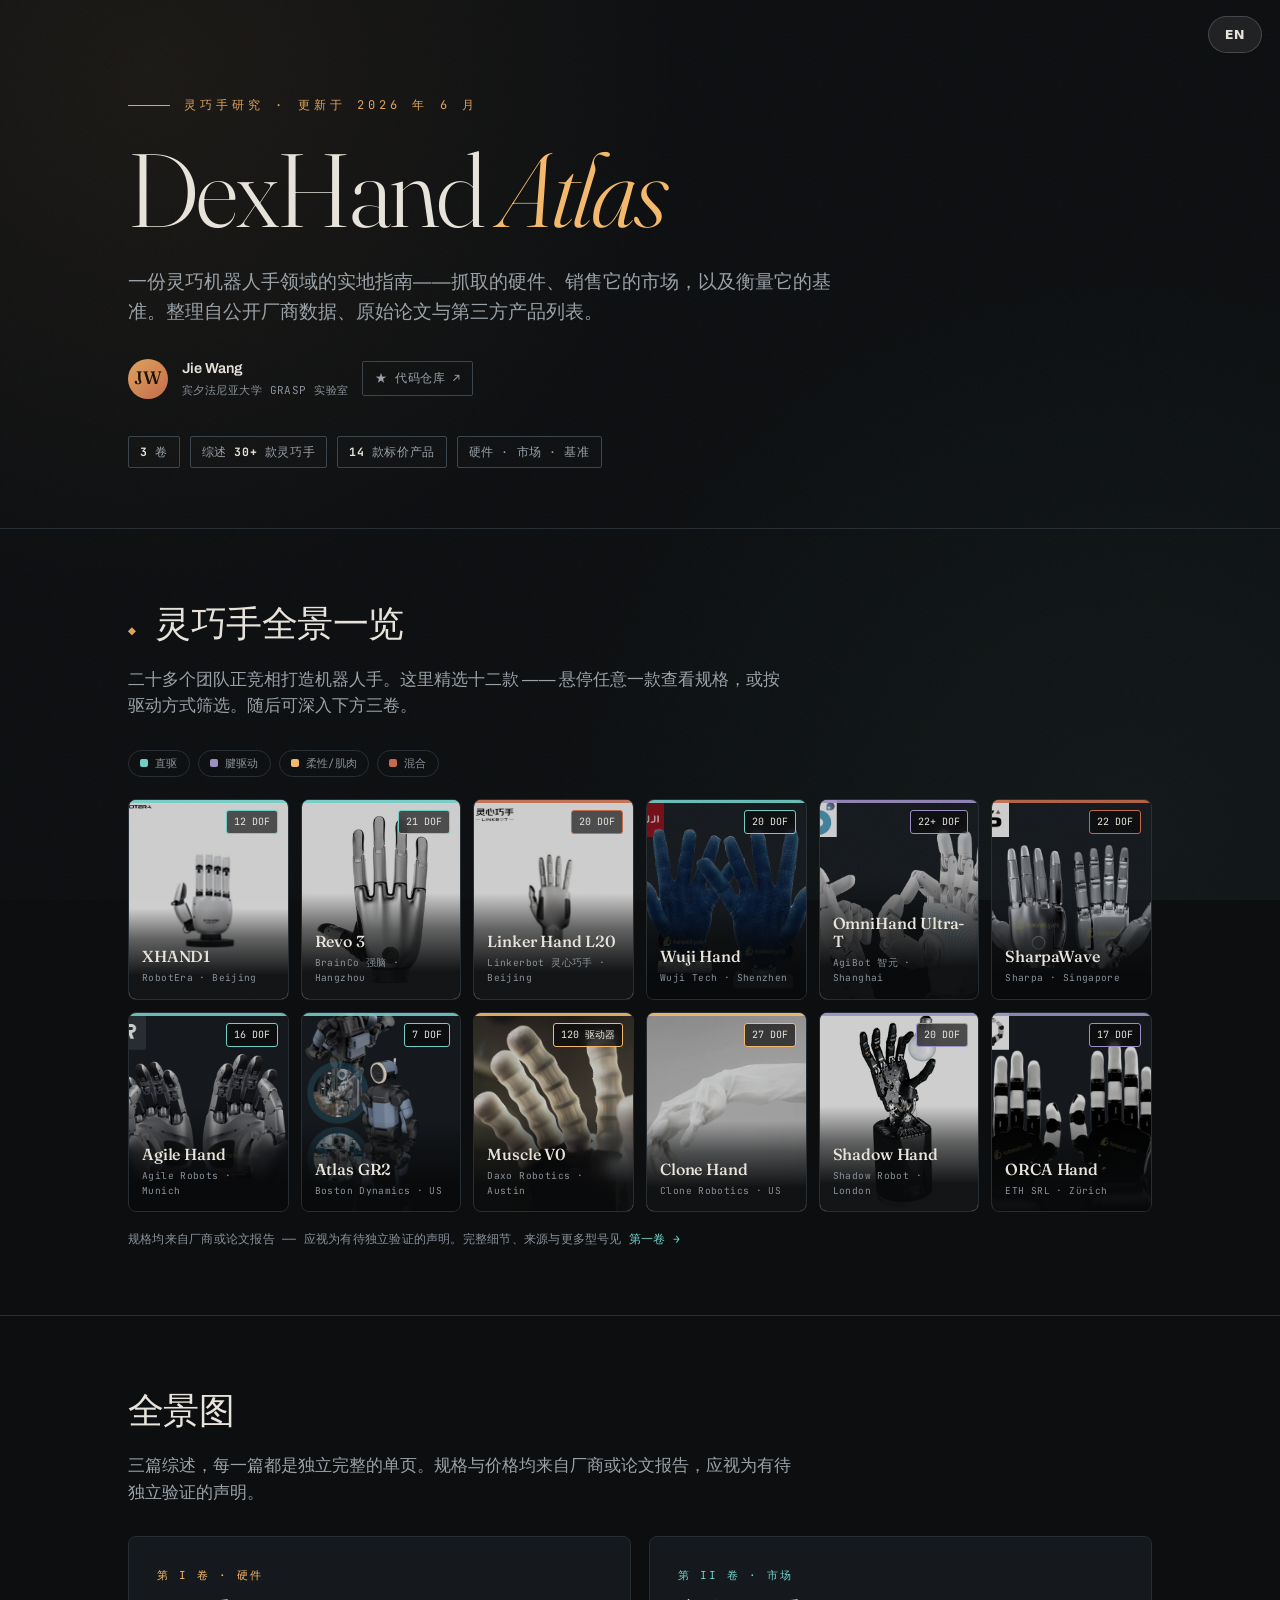
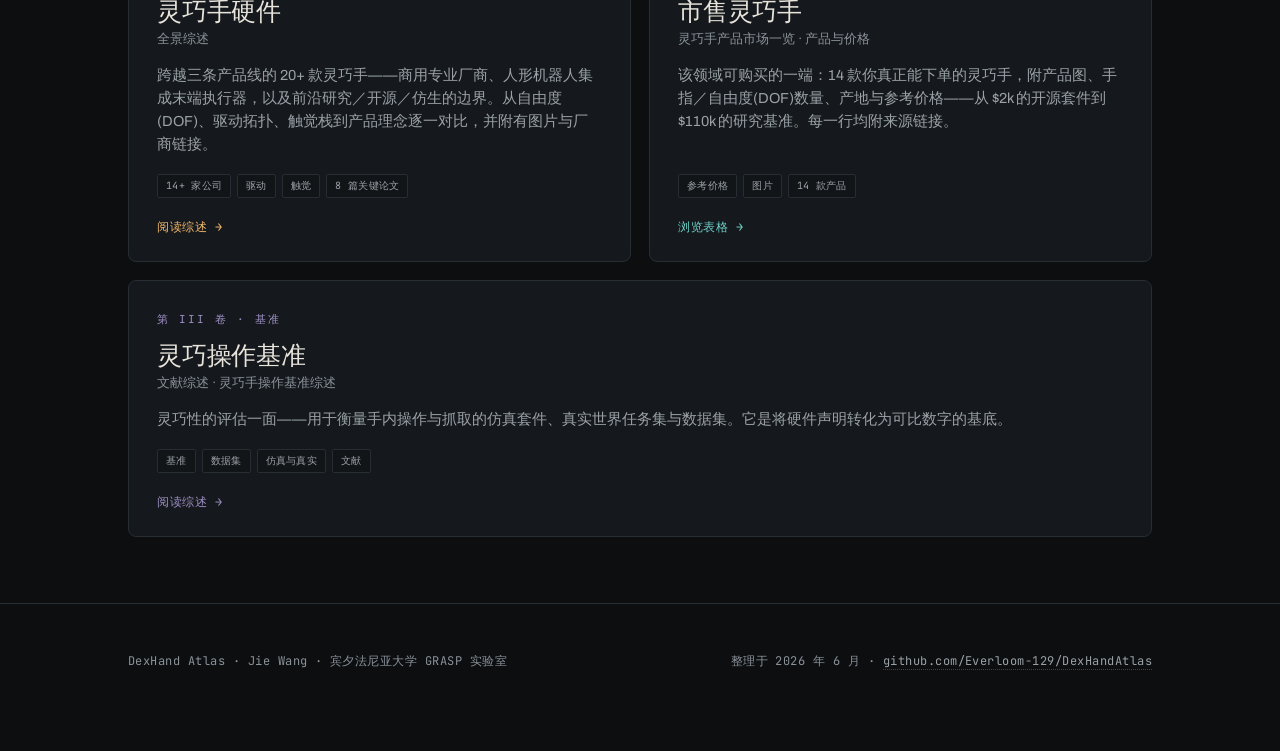
<file: index.zh.html>
<!DOCTYPE html>
<html lang="zh-CN">
<head>
<meta charset="UTF-8">
<meta name="viewport" content="width=device-width, initial-scale=1.0">
<title>DexHand Atlas — 灵巧手研究全景</title>
<meta name="description" content="一份关于灵巧机器人手领域的研究全景图：硬件、市场与价格，以及操作基准。Jie Wang，宾夕法尼亚大学 GRASP 实验室。">
<meta name="author" content="Jie Wang">
<!-- Open Graph -->
<meta property="og:title" content="DexHand Atlas — 灵巧手研究全景">
<meta property="og:description" content="一份关于灵巧机器人手领域的研究全景图：硬件、市场与基准。宾夕法尼亚大学 GRASP 实验室。">
<meta property="og:type" content="website">
<link rel="preconnect" href="https://fonts.googleapis.com">
<link rel="preconnect" href="https://fonts.gstatic.com" crossorigin>
<link href="https://fonts.googleapis.com/css2?family=Fraunces:ital,opsz,wght@0,9..144,300..900;1,9..144,400&family=JetBrains+Mono:wght@400;500;700&family=Archivo:wght@400;500;600;700&display=swap" rel="stylesheet">
<style>
  :root{
    --bg:#0c0e10; --bg-2:#121518; --panel:#15191d; --panel-2:#1b2025;
    --line:#262d33; --line-bright:#3a444c;
    --ink:#e8e4dc; --ink-dim:#9aa2a8; --ink-faint:#8a929a;
    --amber:#e0a45c; --amber-bright:#f4b96b; --cyan:#6fd0c8; --rust:#c46a4a;
    --green:#86b06a; --violet:#9d8fc4;
    --mono:'JetBrains Mono',ui-monospace,monospace;
    --sans:'Archivo',system-ui,sans-serif;
    --serif:'Fraunces',Georgia,serif;
  }
  *{box-sizing:border-box;margin:0;padding:0}
  html{scroll-behavior:smooth}
  body{
    background:var(--bg);color:var(--ink);font-family:var(--sans);line-height:1.6;font-size:16px;
    -webkit-font-smoothing:antialiased;
    background-image:
      radial-gradient(circle at 12% 8%, rgba(224,164,92,.07), transparent 38%),
      radial-gradient(circle at 88% 92%, rgba(111,208,200,.05), transparent 42%);
    background-attachment:fixed;
  }
  body::before{
    content:"";position:fixed;inset:0;pointer-events:none;z-index:9999;opacity:.035;
    background-image:url("data:image/svg+xml,%3Csvg xmlns='http://www.w3.org/2000/svg' width='120' height='120'%3E%3Cfilter id='n'%3E%3CfeTurbulence type='fractalNoise' baseFrequency='.85' numOctaves='3'/%3E%3C/filter%3E%3Crect width='100%25' height='100%25' filter='url(%23n)'/%3E%3C/svg%3E");
  }
  .wrap{max-width:1080px;margin:0 auto;padding:0 28px}
  a{color:inherit}

  /* hero */
  header.hero{padding:96px 0 60px;border-bottom:1px solid var(--line);position:relative;overflow:hidden}
  .kick{
    font-family:var(--mono);font-size:12px;letter-spacing:.34em;text-transform:uppercase;
    color:var(--amber);margin-bottom:26px;display:flex;gap:14px;align-items:center;
    opacity:0;animation:fade .7s ease .1s forwards;
  }
  .kick::before{content:"";width:42px;height:1px;background:var(--amber)}
  h1.title{
    font-family:var(--serif);font-weight:300;font-size:clamp(46px,9vw,104px);line-height:.95;
    letter-spacing:-.025em;opacity:0;animation:rise .9s cubic-bezier(.2,.7,.2,1) .2s forwards;
  }
  h1.title em{font-style:italic;color:var(--amber-bright)}
  .hero .sub{
    margin-top:28px;max-width:64ch;color:var(--ink-dim);font-size:18.5px;
    opacity:0;animation:rise .9s cubic-bezier(.2,.7,.2,1) .35s forwards;
  }
  .byline{
    margin-top:30px;display:flex;align-items:center;gap:14px;flex-wrap:wrap;
    opacity:0;animation:fade .8s ease .5s forwards;
  }
  .byline .avatar{
    width:40px;height:40px;border-radius:50%;background:linear-gradient(135deg,var(--amber),var(--rust));
    display:flex;align-items:center;justify-content:center;font-family:var(--serif);font-weight:500;
    color:#1a1205;font-size:18px;flex-shrink:0;
  }
  .byline .who{font-size:14.5px;color:var(--ink)}
  .byline .who b{font-weight:600}
  .byline .who span{display:block;font-family:var(--mono);font-size:11px;color:var(--ink-faint);letter-spacing:.04em;margin-top:2px}
  .byline a.gh{
    font-family:var(--mono);font-size:11.5px;letter-spacing:.04em;color:var(--ink-dim);
    border:1px solid var(--line-bright);border-radius:2px;padding:7px 12px;text-decoration:none;transition:all .2s;
  }
  .byline a.gh:hover{border-color:var(--cyan);color:var(--ink)}
  .meta{margin-top:36px;display:flex;flex-wrap:wrap;gap:10px;opacity:0;animation:fade .8s ease .6s forwards}
  .chip{
    font-family:var(--mono);font-size:11.5px;letter-spacing:.05em;border:1px solid var(--line-bright);
    border-radius:2px;padding:6px 11px;color:var(--ink-dim);background:rgba(255,255,255,.012);
  }
  .chip b{color:var(--ink)}

  /* section */
  section{padding:66px 0;border-bottom:1px solid var(--line)}
  .sec-head{display:flex;align-items:baseline;gap:18px;margin-bottom:14px}
  .sec-num{font-family:var(--mono);font-size:13px;color:var(--amber);letter-spacing:.1em}
  .sec-head h2{font-family:var(--serif);font-weight:400;font-size:clamp(24px,3.4vw,36px);letter-spacing:-.015em}
  .lead{font-size:16.5px;color:var(--ink-dim);max-width:74ch;margin-bottom:30px}

  /* cards */
  .cards{display:grid;grid-template-columns:repeat(2,1fr);gap:18px}
  .card{
    display:flex;flex-direction:column;background:var(--panel);border:1px solid var(--line);
    border-radius:8px;padding:30px 28px 24px;text-decoration:none;position:relative;overflow:hidden;
    transition:border-color .25s,background .25s,transform .25s;
  }
  .card::before{
    content:"";position:absolute;left:0;top:0;height:100%;width:3px;background:var(--accent,var(--amber));
    opacity:.0;transition:opacity .25s;
  }
  .card:hover{background:var(--panel-2);border-color:var(--line-bright);transform:translateY(-3px)}
  .card:hover::before{opacity:1}
  .card.amber{--accent:var(--amber-bright)}
  .card.cyan{--accent:var(--cyan)}
  .card.violet{--accent:var(--violet)}
  .card.green{--accent:var(--green)}
  .card .vol{font-family:var(--mono);font-size:11px;letter-spacing:.18em;text-transform:uppercase;color:var(--accent,var(--amber))}
  .card h3{font-family:var(--serif);font-weight:500;font-size:25px;line-height:1.12;margin:12px 0 0;color:var(--ink);letter-spacing:-.01em}
  .card .zh{font-family:var(--sans);font-size:13px;color:var(--ink-faint);margin-top:4px}
  .card p{font-size:14.5px;color:var(--ink-dim);margin-top:14px;flex:1}
  .card .tags{display:flex;flex-wrap:wrap;gap:6px;margin-top:18px}
  .card .t{font-family:var(--mono);font-size:10px;padding:3px 8px;border-radius:2px;letter-spacing:.03em;background:var(--bg-2);color:var(--ink-dim);border:1px solid var(--line)}
  .card .go{
    margin-top:20px;display:flex;align-items:center;gap:8px;font-family:var(--mono);font-size:12px;
    letter-spacing:.05em;color:var(--accent,var(--amber));
  }
  .card .go .arrow{transition:transform .25s}
  .card:hover .go .arrow{transform:translateX(5px)}
  .card .alt{margin-top:14px;font-family:var(--mono);font-size:11px;color:var(--ink-faint)}
  .card .alt a{color:var(--cyan);text-decoration:none;border-bottom:1px solid transparent}
  .card .alt a:hover{border-bottom-color:var(--cyan)}
  .span2{grid-column:1 / -1}
  .atlas-note{margin-top:20px;font-family:var(--mono);font-size:12px;color:var(--ink-faint);letter-spacing:.03em}
  .atlas-note a{color:var(--cyan);text-decoration:none;border-bottom:1px solid transparent;transition:border-color .2s}
  .atlas-note a:hover{border-bottom-color:var(--cyan)}

  /* hand wall */
  .wall-head{display:flex;justify-content:space-between;align-items:flex-end;gap:18px;flex-wrap:wrap}
  .legend{display:flex;flex-wrap:wrap;gap:8px}
  .legend button{
    font-family:var(--mono);font-size:10.5px;letter-spacing:.03em;color:var(--ink-faint);
    background:transparent;border:1px solid var(--line);border-radius:999px;padding:5px 11px;
    display:inline-flex;align-items:center;gap:7px;cursor:pointer;transition:border-color .2s,color .2s,background .2s;
  }
  .legend button:hover{color:var(--ink-dim);border-color:var(--line-bright)}
  .legend button i{width:8px;height:8px;border-radius:2px;background:var(--lc);flex-shrink:0}
  .legend button[aria-pressed="true"]{color:var(--ink);border-color:var(--lc);background:rgba(255,255,255,.04)}
  .wall{display:grid;grid-template-columns:repeat(auto-fill,minmax(158px,1fr));gap:12px;margin-top:22px}
  .hand{
    position:relative;aspect-ratio:4/5;border-radius:8px;overflow:hidden;display:block;
    border:1px solid var(--line);background:var(--panel);text-decoration:none;
    transition:border-color .25s,transform .25s,opacity .3s;
  }
  .hand img{
    position:absolute;inset:0;width:100%;height:100%;object-fit:cover;
    filter:grayscale(.45) brightness(.8) contrast(1.03);transition:filter .35s,transform .5s;
  }
  .hand::before{content:"";position:absolute;left:0;top:0;width:100%;height:3px;z-index:3;background:var(--ha);opacity:.9}
  .hand .dof{
    position:absolute;top:10px;right:10px;z-index:3;font-family:var(--mono);font-size:10px;
    padding:3px 7px;border-radius:3px;color:var(--ink);background:rgba(8,9,10,.66);
    border:1px solid var(--ha);backdrop-filter:blur(4px);-webkit-backdrop-filter:blur(4px);
  }
  .cap{
    position:absolute;left:0;right:0;bottom:0;z-index:2;padding:40px 13px 13px;
    background:linear-gradient(to top,rgba(8,9,10,.94) 26%,rgba(8,9,10,.55) 66%,transparent);
  }
  .cap .nm{font-family:var(--serif);font-weight:500;font-size:16px;color:var(--ink);line-height:1.12;display:block;letter-spacing:-.01em}
  .cap .og{font-family:var(--mono);font-size:9.5px;letter-spacing:.04em;color:var(--ink-faint);margin-top:4px;display:block}
  .specs{max-height:0;opacity:0;overflow:hidden;transition:max-height .4s cubic-bezier(.2,.7,.2,1),opacity .3s}
  .specs .act{display:block;font-family:var(--mono);font-size:9.5px;letter-spacing:.05em;text-transform:uppercase;color:var(--ha);margin-top:9px}
  .specs .nt{display:block;font-size:11.5px;color:var(--ink-dim);margin-top:5px;line-height:1.35}
  .hand:hover,.hand:focus-visible{transform:translateY(-4px);border-color:var(--ha);outline:none}
  .hand:hover img,.hand:focus-visible img{filter:grayscale(0) brightness(.92) contrast(1.02);transform:scale(1.06)}
  .hand:hover .specs,.hand:focus-visible .specs{max-height:140px;opacity:1}
  .wall.filtered .hand{opacity:.16}
  .wall.filtered .hand.match{opacity:1}
  .wall-foot{margin-top:18px;font-family:var(--mono);font-size:11.5px;color:var(--ink-faint);letter-spacing:.02em}
  .wall-foot a{color:var(--cyan);text-decoration:none;border-bottom:1px solid transparent;transition:border-color .2s}
  .wall-foot a:hover{border-bottom-color:var(--cyan)}

  /* about */
  .note{border-left:2px solid var(--amber);background:rgba(224,164,92,.05);padding:20px 24px;font-size:14.5px;color:var(--ink-dim);border-radius:0 6px 6px 0}
  .note b{color:var(--ink)}
  .note + .note{margin-top:14px}
  .note.cyan{border-left-color:var(--cyan);background:rgba(111,208,200,.05)}

  footer{padding:48px 0 80px;color:var(--ink-faint);font-family:var(--mono);font-size:12px;letter-spacing:.04em}
  footer .wrap{display:flex;justify-content:space-between;flex-wrap:wrap;gap:12px;align-items:center}
  footer a{color:var(--ink-dim);text-decoration:none;border-bottom:1px dotted var(--line-bright)}
  footer a:hover{color:var(--cyan)}

  @keyframes rise{from{opacity:0;transform:translateY(22px)}to{opacity:1;transform:none}}
  @keyframes fade{from{opacity:0}to{opacity:1}}
  .reveal{opacity:0;transform:translateY(24px);transition:opacity .7s ease,transform .7s cubic-bezier(.2,.7,.2,1)}
  .reveal.in{opacity:1;transform:none}

  @media(max-width:760px){
    .wrap{padding:0 20px}
    .cards{grid-template-columns:1fr}
    .wall{grid-template-columns:repeat(auto-fill,minmax(132px,1fr));gap:9px}
    .cap .nm{font-size:14px}
    header.hero{padding:64px 0 44px}
    section{padding:48px 0}
    .langswitch{top:12px;right:12px}
  }
  .langswitch{position:fixed;top:16px;right:18px;z-index:1000;font:600 13px/1 -apple-system,system-ui,"Noto Sans CJK SC","Microsoft YaHei",sans-serif;letter-spacing:.02em;padding:11px 16px;border-radius:999px;text-decoration:none;color:inherit;background:rgba(128,128,128,.16);border:1px solid rgba(128,128,128,.4);backdrop-filter:blur(10px);-webkit-backdrop-filter:blur(10px);transition:background .2s,border-color .2s,transform .2s}
  .langswitch:hover{background:rgba(128,128,128,.3);transform:translateY(-1px)}
  a:focus-visible,button:focus-visible,.langswitch:focus-visible{outline:2px solid currentColor;outline-offset:3px;border-radius:3px}
  @media (prefers-reduced-motion: reduce){
    *,*::before,*::after{animation-duration:.001ms!important;animation-iteration-count:1!important;transition-duration:.001ms!important;scroll-behavior:auto!important}
    .reveal{opacity:1!important;transform:none!important}
    .langswitch:hover{transform:none}
  }
</style>
<noscript><style>.reveal{opacity:1!important;transform:none!important}</style></noscript>
</head>
<body>
<a class="langswitch" href="index.html" hreflang="en" lang="en" aria-label="Switch to English">EN</a>

<header class="hero">
  <div class="wrap">
    <div class="kick">灵巧手研究 · 更新于 2026 年 6 月</div>
    <h1 class="title">DexHand <em>Atlas</em></h1>
    <p class="sub">一份灵巧机器人手领域的实地指南——抓取的硬件、销售它的市场，以及衡量它的基准。整理自公开厂商数据、原始论文与第三方产品列表。</p>
    <div class="byline">
      <div class="avatar">JW</div>
      <div class="who"><b>Jie&nbsp;Wang</b><span>宾夕法尼亚大学 GRASP 实验室</span></div>
      <a class="gh" href="https://github.com/Everloom-129/DexHandAtlas" target="_blank" rel="noopener">★ 代码仓库 ↗</a>
    </div>
    <div class="meta">
      <span class="chip"><b>3</b> 卷</span>
      <span class="chip">综述 <b>30+</b> 款灵巧手</span>
      <span class="chip"><b>14</b> 款标价产品</span>
      <span class="chip">硬件 · 市场 · 基准</span>
    </div>
  </div>
</header>

<!-- THE HAND WALL -->
<section>
  <div class="wrap reveal">
    <div class="sec-head"><span class="sec-num">◆</span><h2>灵巧手全景一览</h2></div>
    <p class="lead">二十多个团队正竞相打造机器人手。这里精选十二款 —— 悬停任意一款查看规格，或按驱动方式筛选。随后可深入下方三卷。</p>
    <div class="wall-head">
      <div class="legend">
        <button data-filter="direct" aria-pressed="false" style="--lc:var(--cyan)"><i></i>直驱</button>
        <button data-filter="tendon" aria-pressed="false" style="--lc:var(--violet)"><i></i>腱驱动</button>
        <button data-filter="soft" aria-pressed="false" style="--lc:var(--amber-bright)"><i></i>柔性/肌肉</button>
        <button data-filter="mixed" aria-pressed="false" style="--lc:var(--rust)"><i></i>混合</button>
      </div>
    </div>

    <div class="wall">
      <a class="hand" data-act="direct" style="--ha:var(--cyan)" href="dexhand_hardware_review.zh.html" aria-label="RobotEra XHAND1，12 DOF，全齿轮直驱">
        <img src="images/xhand1.jpg" alt="RobotEra XHAND1 灵巧手" loading="lazy">
        <span class="dof">12 DOF</span>
        <div class="cap"><span class="nm">XHAND1</span><span class="og">RobotEra · Beijing</span>
          <div class="specs"><span class="act">全齿轮 QDD</span><span class="nt">~80 N 抓握 · ERA-42 VLA · Vision Pro 遥操作</span></div></div>
      </a>

      <a class="hand" data-act="direct" style="--ha:var(--cyan)" href="dexhand_hardware_review.zh.html" aria-label="BrainCo Revo 3，21 DOF，直驱可反驱">
        <img src="images/brainco-revo2.jpg" alt="BrainCo Revo 灵巧手" loading="lazy">
        <span class="dof">21 DOF</span>
        <div class="cap"><span class="nm">Revo 3</span><span class="og">BrainCo 强脑 · Hangzhou</span>
          <div class="specs"><span class="act">直驱 · 可反驱</span><span class="nt">70 N · 全掌视触觉 · 脑机接口积淀</span></div></div>
      </a>

      <a class="hand" data-act="mixed" style="--ha:var(--rust)" href="dexhand_hardware_review.zh.html" aria-label="Linkerbot Linker Hand L20，20 DOF，混合驱动">
        <img src="images/linker-l20.jpg" alt="Linkerbot Linker Hand L20" loading="lazy">
        <span class="dof">20 DOF</span>
        <div class="cap"><span class="nm">Linker Hand L20</span><span class="og">Linkerbot 灵心巧手 · Beijing</span>
          <div class="specs"><span class="act">三种驱动并用</span><span class="nt">中国市场占比 &gt;80% · 2025 年出货 1 万+</span></div></div>
      </a>

      <a class="hand" data-act="direct" style="--ha:var(--cyan)" href="dexhand_hardware_review.zh.html" aria-label="Wuji Tech 无极手，20 DOF，直驱微型电机">
        <img src="images/wuji.webp" alt="Wuji Tech 无极灵巧手" loading="lazy">
        <span class="dof">20 DOF</span>
        <div class="cap"><span class="nm">Wuji Hand</span><span class="og">Wuji Tech · Shenzhen</span>
          <div class="specs"><span class="act">直驱微型电机</span><span class="nt">指尖 ~15 N · ~1 kHz · 30 万+ 循环</span></div></div>
      </a>

      <a class="hand" data-act="tendon" style="--ha:var(--violet)" href="dexhand_hardware_review.zh.html" aria-label="AgiBot OmniHand，22+3 DOF，腱驱动">
        <img src="images/omnihand.webp" alt="AgiBot OmniHand 灵巧手" loading="lazy">
        <span class="dof">22+ DOF</span>
        <div class="cap"><span class="nm">OmniHand Ultra-T</span><span class="og">AgiBot 智元 · Shanghai</span>
          <div class="specs"><span class="act">腱驱动</span><span class="nt">400+ 触觉点 · 模块化 · 开放 SDK</span></div></div>
      </a>

      <a class="hand" data-act="mixed" style="--ha:var(--rust)" href="dexhand_hardware_review.zh.html" aria-label="Sharpa SharpaWave，22 DOF，指内混合驱动">
        <img src="images/sharpa.webp" alt="Sharpa SharpaWave 灵巧手" loading="lazy">
        <span class="dof">22 DOF</span>
        <div class="cap"><span class="nm">SharpaWave</span><span class="og">Sharpa · Singapore</span>
          <div class="specs"><span class="act">指内混合驱动</span><span class="nt">每指尖 &gt;1,000 像素 · 搭载 NVIDIA Isaac GR00T</span></div></div>
      </a>

      <a class="hand" data-act="direct" style="--ha:var(--cyan)" href="dexhand_hardware_review.zh.html" aria-label="Agile Robots Agile Hand，16 DOF，指内模块化直驱">
        <img src="images/agile.webp" alt="Agile Robots Agile Hand" loading="lazy">
        <span class="dof">16 DOF</span>
        <div class="cap"><span class="nm">Agile Hand</span><span class="og">Agile Robots · Munich</span>
          <div class="specs"><span class="act">指内模块化</span><span class="nt">主动柔顺控制 · 搭载 Agile ONE</span></div></div>
      </a>

      <a class="hand" data-act="direct" style="--ha:var(--cyan)" href="dexhand_hardware_review.zh.html" aria-label="Boston Dynamics Atlas GR2 夹爪，7 DOF，电驱三指">
        <img src="images/atlas.png" alt="Boston Dynamics Atlas GR2 夹爪" loading="lazy">
        <span class="dof">7 DOF</span>
        <div class="cap"><span class="nm">Atlas GR2</span><span class="og">Boston Dynamics · US</span>
          <div class="specs"><span class="act">电驱 · 三指</span><span class="nt">可反向弯曲手指 · 现代汽车试点</span></div></div>
      </a>

      <a class="hand" data-act="soft tendon" style="--ha:var(--amber-bright)" href="dexhand_hardware_review.zh.html" aria-label="Daxo Muscle V0，108–120 驱动器，柔性冗余腱驱动">
        <img src="images/daxo.jpg" alt="Daxo Robotics Muscle V0 灵巧手" loading="lazy">
        <span class="dof">120 驱动器</span>
        <div class="cap"><span class="nm">Muscle V0</span><span class="og">Daxo Robotics · Austin</span>
          <div class="specs"><span class="act">柔性冗余腱驱动</span><span class="nt">可容忍 ~20% 电机失效 · 整机 ~$1,200</span></div></div>
      </a>

      <a class="hand" data-act="soft" style="--ha:var(--amber-bright)" href="dexhand_hardware_review.zh.html" aria-label="Clone Robotics 灵巧手，27 DOF，人工肌肉">
        <img src="images/clone.jpg" alt="Clone Robotics 拟人灵巧手" loading="lazy">
        <span class="dof">27 DOF</span>
        <div class="cap"><span class="nm">Clone Hand</span><span class="og">Clone Robotics · US</span>
          <div class="specs"><span class="act">人工肌肉</span><span class="nt">Neural Joint V2 · 以人手视频训练</span></div></div>
      </a>

      <a class="hand" data-act="tendon" style="--ha:var(--violet)" href="dexhand_hardware_review.zh.html" aria-label="Shadow Robot Shadow Hand，20 DOF，腱驱动">
        <img src="images/shadow.png" alt="Shadow 灵巧手" loading="lazy">
        <span class="dof">20 DOF</span>
        <div class="cap"><span class="nm">Shadow Hand</span><span class="og">Shadow Robot · London</span>
          <div class="specs"><span class="act">腱驱动</span><span class="nt">24 关节 · 2005 年至今的黄金标准</span></div></div>
      </a>

      <a class="hand" data-act="tendon" style="--ha:var(--violet)" href="dexhand_hardware_review.zh.html" aria-label="ETH SRL ORCA Hand，17 DOF，腱驱动开源">
        <img src="images/orca.webp" alt="ETH SRL ORCA Hand" loading="lazy">
        <span class="dof">17 DOF</span>
        <div class="cap"><span class="nm">ORCA Hand</span><span class="og">ETH SRL · Zürich</span>
          <div class="specs"><span class="act">腱驱动 · 开源</span><span class="nt">&lt;2,000 瑞郎 · 8 小时内组装完成</span></div></div>
      </a>

    </div>

    <p class="wall-foot">规格均来自厂商或论文报告 —— 应视为有待独立验证的声明。完整细节、来源与更多型号见 <a href="dexhand_hardware_review.zh.html">第一卷 →</a></p>
  </div>
</section>

<!-- THE ATLAS -->
<section>
  <div class="wrap reveal">
    <div class="sec-head"><h2>全景图</h2></div>
    <p class="lead">三篇综述，每一篇都是独立完整的单页。规格与价格均来自厂商或论文报告，应视为有待独立验证的声明。</p>

    <div class="cards">

      <a class="card amber" href="dexhand_hardware_review.zh.html">
        <span class="vol">第 I 卷 · 硬件</span>
        <h3>灵巧手硬件</h3>
        <div class="zh">全景综述</div>
        <p>跨越三条产品线的 20+ 款灵巧手——商用专业厂商、人形机器人集成末端执行器，以及前沿研究／开源／仿生的边界。从自由度(DOF)、驱动拓扑、触觉栈到产品理念逐一对比，并附有图片与厂商链接。</p>
        <div class="tags"><span class="t">14+ 家公司</span><span class="t">驱动</span><span class="t">触觉</span><span class="t">8 篇关键论文</span></div>
        <div class="go"><span>阅读综述</span><span class="arrow">→</span></div>
      </a>

      <a class="card cyan" href="dex_hand_products.zh.html">
        <span class="vol">第 II 卷 · 市场</span>
        <h3>市售灵巧手</h3>
        <div class="zh">灵巧手产品市场一览 · 产品与价格</div>
        <p>该领域可购买的一端：14 款你真正能下单的灵巧手，附产品图、手指／自由度(DOF)数量、产地与参考价格——从 $2k 的开源套件到 $110k 的研究基准。每一行均附来源链接。</p>
        <div class="tags"><span class="t">参考价格</span><span class="t">图片</span><span class="t">14 款产品</span></div>
        <div class="go"><span>浏览表格</span><span class="arrow">→</span></div>
      </a>

      <a class="card violet span2" href="dexhand_benchmarks.zh.html">
        <span class="vol">第 III 卷 · 基准</span>
        <h3>灵巧操作基准</h3>
        <div class="zh">文献综述 · 灵巧手操作基准综述</div>
        <p>灵巧性的评估一面——用于衡量手内操作与抓取的仿真套件、真实世界任务集与数据集。它是将硬件声明转化为可比数字的基底。</p>
        <div class="tags"><span class="t">基准</span><span class="t">数据集</span><span class="t">仿真与真实</span><span class="t">文献</span></div>
        <div class="go"><span>阅读综述</span><span class="arrow">→</span></div>
      </a>

    </div>
  </div>
</section>

<footer>
  <div class="wrap">
    <span>DexHand Atlas · Jie Wang · 宾夕法尼亚大学 GRASP 实验室</span>
    <span>整理于 2026 年 6 月 · <a href="https://github.com/Everloom-129/DexHandAtlas" target="_blank" rel="noopener">github.com/Everloom-129/DexHandAtlas</a></span>
  </div>
</footer>

<script>
  const io=new IntersectionObserver(es=>es.forEach(e=>{if(e.isIntersecting){e.target.classList.add('in');io.unobserve(e.target);}}),{threshold:.06});
  document.querySelectorAll('.reveal').forEach(el=>io.observe(el));

  // hand-wall actuation filter
  const wall=document.querySelector('.wall');
  document.querySelectorAll('.legend button').forEach(btn=>{
    btn.addEventListener('click',()=>{
      const on=btn.getAttribute('aria-pressed')==='true';
      document.querySelectorAll('.legend button').forEach(b=>b.setAttribute('aria-pressed','false'));
      if(on){wall.classList.remove('filtered');wall.querySelectorAll('.hand').forEach(h=>h.classList.remove('match'));return;}
      btn.setAttribute('aria-pressed','true');
      wall.classList.add('filtered');
      wall.querySelectorAll('.hand').forEach(h=>h.classList.toggle('match',h.dataset.act.split(' ').includes(btn.dataset.filter)));
    });
  });
</script>
</body>
</html>
</file>
<file: dexhand_viewer.css>
/* ============================================================================
   DexHand Atlas — 2.5D hand viewer styles (shared, theme-independent)
   Self-contained dark "inspection" overlay; does not depend on page CSS vars,
   so it looks identical on the dark editorial pages and the light product/
   benchmark pages. Pairs with dexhand_viewer.js.
   ========================================================================== */

/* clickable hand photos */
img.ethumb, img.thumb, img[data-hand]{cursor:zoom-in;transition:border-color .25s,transform .25s,box-shadow .25s}
img.ethumb:hover, img.thumb:hover, img[data-hand]:hover{
  border-color:#f4b96b !important;
  box-shadow:0 0 0 1px #f4b96b,0 10px 26px -12px rgba(0,0,0,.7);
  transform:translateY(-2px)}

/* overlay */
.hv-overlay{position:fixed;inset:0;z-index:4000;display:flex;align-items:center;justify-content:center;padding:36px;
  font-family:'Archivo',system-ui,sans-serif;color:#e8e4dc;
  background:rgba(6,7,8,.86);backdrop-filter:blur(14px);-webkit-backdrop-filter:blur(14px);
  background-image:radial-gradient(circle at 30% 20%,rgba(224,164,92,.07),transparent 45%),radial-gradient(circle at 78% 86%,rgba(111,208,200,.06),transparent 48%);
  opacity:0;visibility:hidden;transition:opacity .42s ease,visibility .42s ease}
.hv-overlay.open{opacity:1;visibility:visible}
.hv-dialog{display:flex;gap:34px;align-items:center;max-width:1080px;width:100%;max-height:90vh;
  transform:translateY(22px) scale(.97);opacity:0;transition:transform .5s cubic-bezier(.2,.8,.2,1),opacity .5s ease}
.hv-overlay.open .hv-dialog{transform:none;opacity:1}

/* turntable stage */
.hv-stage{flex:1 1 56%;min-width:0;height:min(64vh,520px);perspective:1400px;perspective-origin:50% 42%;
  display:flex;align-items:center;justify-content:center;position:relative}
.hv-stage::after{content:"";position:absolute;left:50%;bottom:6%;width:46%;height:42px;transform:translateX(-50%);
  background:radial-gradient(ellipse at center,rgba(0,0,0,.66),transparent 72%);filter:blur(7px);z-index:0}
.hv-card{position:relative;transform-style:preserve-3d;will-change:transform;transition:transform .08s linear}
.hv-card .hv-depth{position:absolute;inset:0;transform:translateZ(-46px) scale(.97);
  background:rgba(0,0,0,.55);filter:blur(20px);border-radius:14px}
.hv-card img{display:block;max-width:min(46vw,440px);max-height:min(60vh,470px);width:auto;height:auto;
  border-radius:12px;background:#0e1114;padding:14px;border:1px solid #3a444c;
  box-shadow:0 26px 60px -22px rgba(0,0,0,.85);backface-visibility:hidden}
.hv-card .hv-sheen{position:absolute;inset:0;border-radius:12px;pointer-events:none;mix-blend-mode:screen;
  background:linear-gradient(115deg,transparent 30%,rgba(244,185,107,.16) 47%,rgba(111,208,200,.12) 53%,transparent 70%);
  background-size:260% 260%;background-position:50% 50%;transform:translateZ(2px)}
.hv-card .hv-edge{position:absolute;inset:0;border-radius:12px;pointer-events:none;
  box-shadow:inset 0 0 0 1px rgba(255,255,255,.05),inset 0 1px 18px rgba(255,255,255,.04);transform:translateZ(3px)}

/* info panel */
.hv-panel{flex:1 1 44%;min-width:0;max-width:380px;align-self:center}
.hv-panel .hv-kick{font-family:'JetBrains Mono',ui-monospace,monospace;font-size:11px;letter-spacing:.28em;text-transform:uppercase;color:#e0a45c;display:flex;align-items:center;gap:12px;margin-bottom:16px}
.hv-panel .hv-kick::before{content:"";width:30px;height:1px;background:#e0a45c}
.hv-panel h3{font-family:'Fraunces',Georgia,serif;font-weight:400;font-size:clamp(26px,3vw,34px);line-height:1.05;letter-spacing:-.01em;margin:0 0 6px}
.hv-panel .hv-org{font-family:'JetBrains Mono',ui-monospace,monospace;font-size:12.5px;color:#8a929a;margin-bottom:18px}
.hv-panel .hv-badges{display:flex;flex-wrap:wrap;gap:6px;margin-bottom:20px}
.hv-assets{border-top:1px solid #262d33;padding-top:18px;max-height:46vh;overflow-y:auto}
.hv-assets .hv-lbl{font-family:'JetBrains Mono',ui-monospace,monospace;font-size:10.5px;letter-spacing:.2em;text-transform:uppercase;color:#8a929a;margin-bottom:12px}
.hv-assets .hv-links{display:flex;flex-direction:column;gap:8px}
.hv-asset{display:flex;align-items:center;gap:12px;text-decoration:none;color:#e8e4dc;
  border:1px solid #262d33;border-radius:6px;padding:10px 13px;background:#15191d;transition:border-color .2s,background .2s,transform .2s}
.hv-asset:hover{border-color:#6fd0c8;background:#1b2025;transform:translateX(3px)}
.hv-fmt{font-family:'JetBrains Mono',ui-monospace,monospace;font-size:10px;font-weight:700;letter-spacing:.05em;color:#0c0e10;background:#6fd0c8;border-radius:3px;padding:3px 7px;flex-shrink:0;min-width:46px;text-align:center;display:inline-block}
.hv-fmt.urdf{background:#e0a45c}
.hv-fmt.mjcf{background:#86b06a}
.hv-fmt.mesh{background:#9d8fc4}
.hv-fmt.repo{background:#f4b96b}
.hv-vendored{border-color:#3a444c;background:#1b2025}
.hv-vendored:hover{border-color:#f4b96b}
.hv-vendored .hv-src{color:#f4b96b}
.hv-asset .hv-meta{min-width:0}
.hv-asset .hv-src{font-size:13.5px;font-weight:600;white-space:nowrap;overflow:hidden;text-overflow:ellipsis}
.hv-asset .hv-note{font-size:11.5px;color:#8a929a;white-space:nowrap;overflow:hidden;text-overflow:ellipsis}
.hv-asset .hv-arrow{margin-left:auto;color:#8a929a;flex-shrink:0}
.hv-none{font-size:13px;color:#8a929a;font-style:italic;line-height:1.5}
.hv-hint{margin-top:18px;font-family:'JetBrains Mono',ui-monospace,monospace;font-size:11px;color:#8a929a;letter-spacing:.04em;display:flex;align-items:center;gap:8px}

.hv-close{position:absolute;top:22px;right:24px;z-index:10;width:42px;height:42px;border-radius:50%;
  border:1px solid #3a444c;background:rgba(20,24,28,.7);color:#e8e4dc;cursor:pointer;
  font-size:20px;line-height:1;display:flex;align-items:center;justify-content:center;transition:background .2s,border-color .2s,transform .2s}
.hv-close:hover{background:#c46a4a;border-color:#c46a4a;transform:rotate(90deg)}
.hv-spinbtn{margin-top:8px;font-family:'JetBrains Mono',ui-monospace,monospace;font-size:10.5px;letter-spacing:.08em;text-transform:uppercase;
  color:#9aa2a8;background:transparent;border:1px solid #262d33;border-radius:4px;padding:7px 12px;cursor:pointer;transition:border-color .2s,color .2s}
.hv-spinbtn:hover{border-color:#6fd0c8;color:#6fd0c8}

.hv-overlay :focus-visible{outline:2px solid #6fd0c8;outline-offset:3px;border-radius:3px}

@media(max-width:820px){
  .hv-dialog{flex-direction:column;gap:18px;overflow-y:auto}
  .hv-stage{height:38vh;flex-basis:auto;width:100%}
  .hv-card img{max-width:74vw;max-height:34vh}
  .hv-panel{max-width:100%;flex-basis:auto}
  .hv-overlay{padding:18px}
}
@media (prefers-reduced-motion: reduce){
  .hv-card{transition:none}
}
</file>
